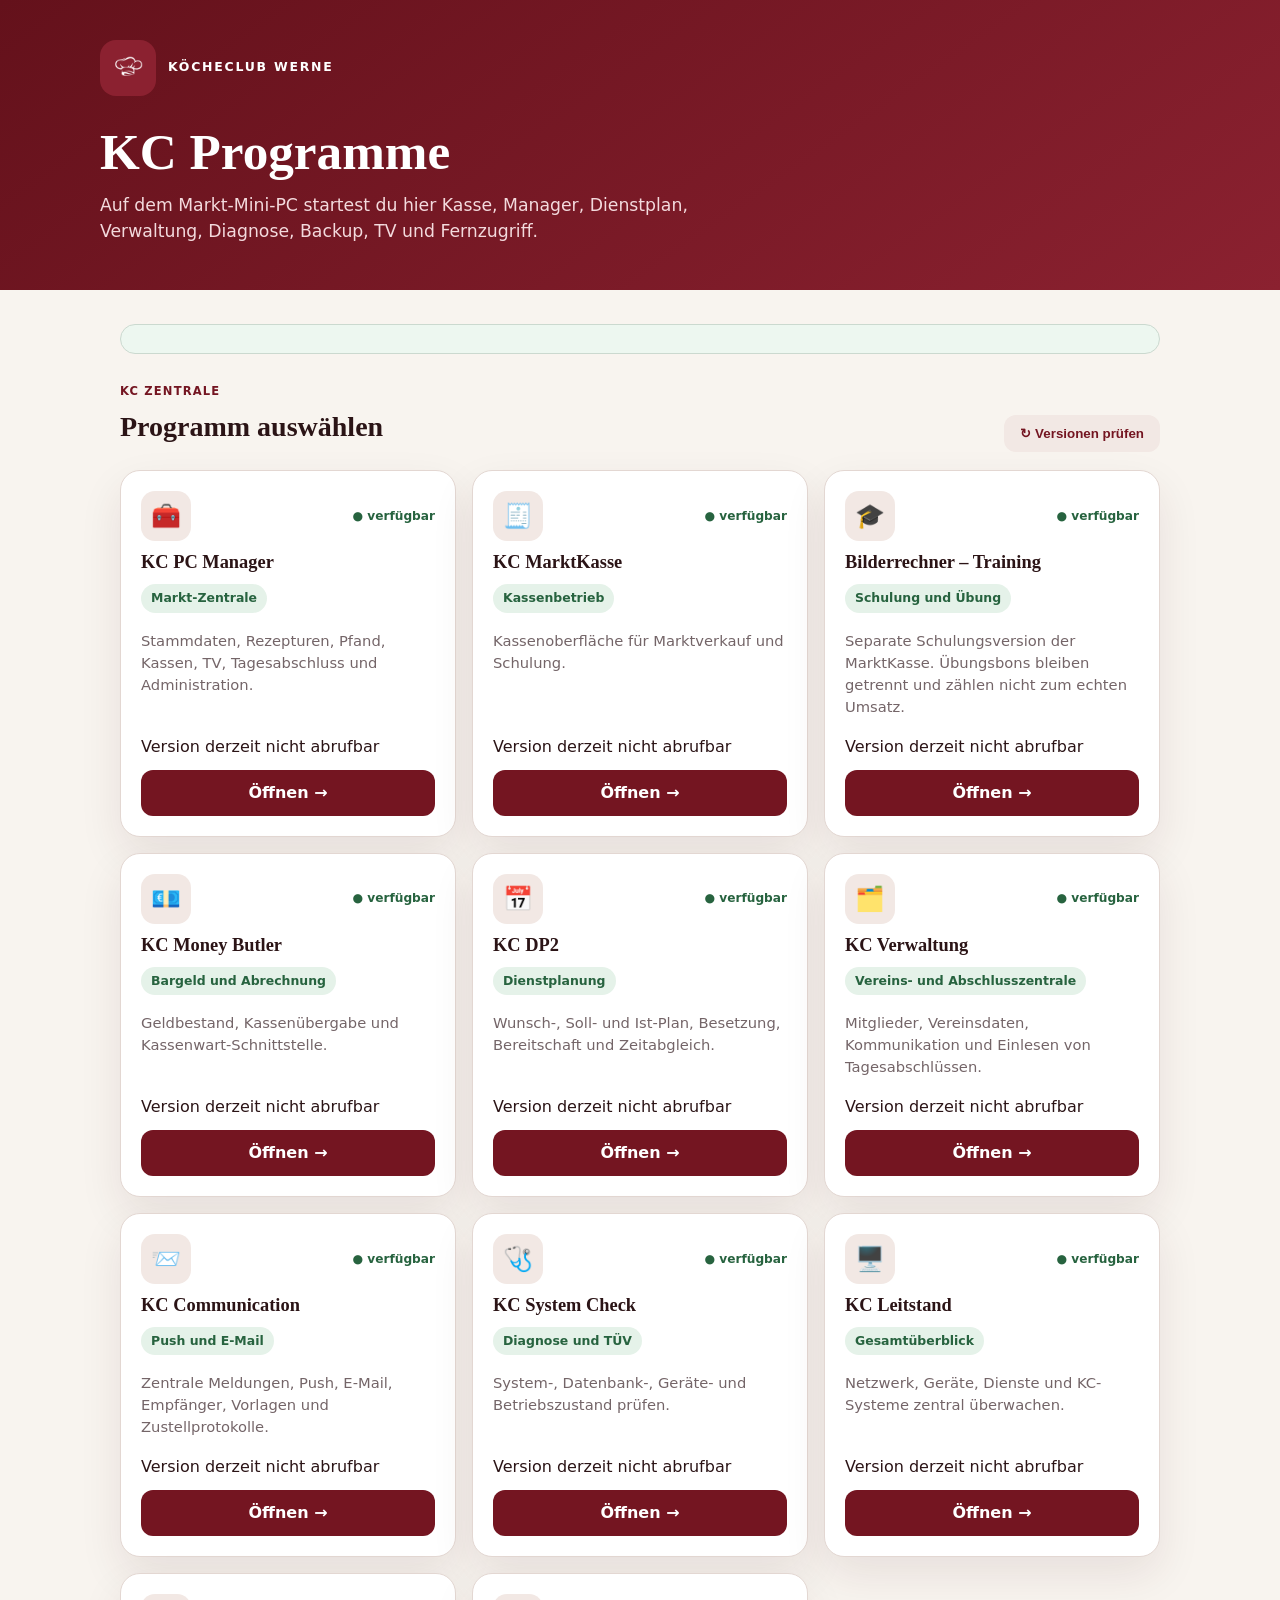
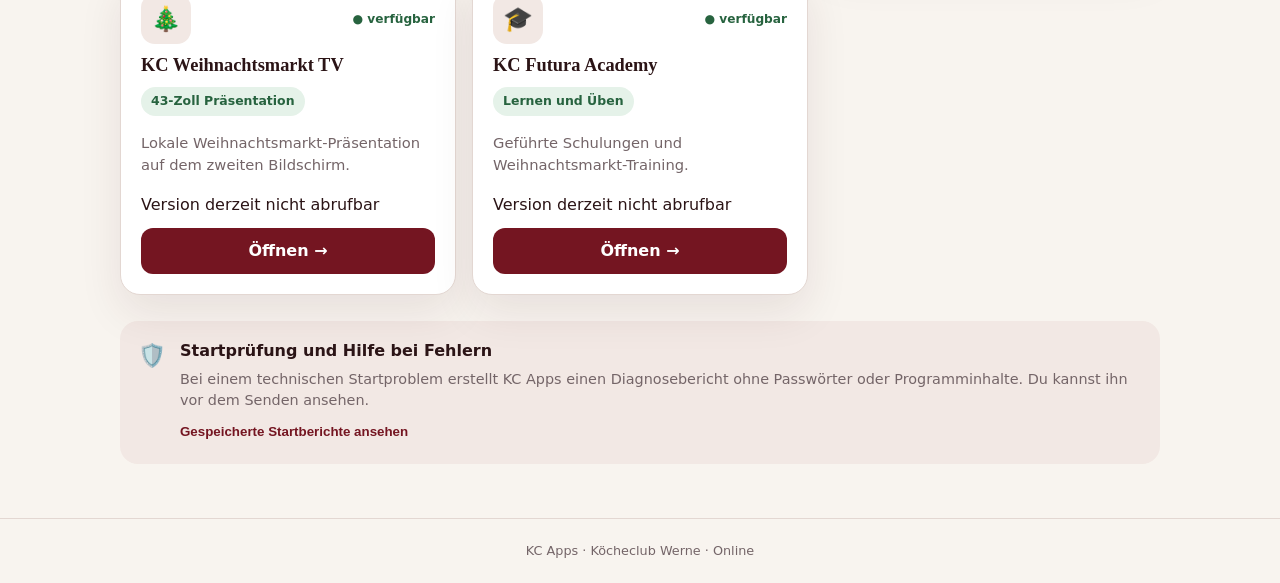
<file: index.html>
<!doctype html><html lang="de"><head><meta charset="utf-8"><meta name="viewport" content="width=device-width,initial-scale=1"><title>KC Programme</title><link rel="stylesheet" href="assets/styles.css"></head><body><header class="hero"><div class="brand"><img src="assets/kc-kochmuetze-weiss.webp" alt=""><span>KÖCHECLUB WERNE</span></div><h1>KC Programme</h1><p>Auf dem Markt-Mini-PC startest du hier Kasse, Manager, Dienstplan, Verwaltung, Diagnose, Backup, TV und Fernzugriff.</p></header><main class="wrap"><section id="mini-summary" class="mini-summary" hidden></section><div class="section-head"><div><span class="step">KC Zentrale</span><h2>Programm auswählen</h2></div><button class="quiet" id="refresh">↻ Versionen prüfen</button></div><div id="apps" class="apps">Programme werden geladen …</div><section class="info"><span>🛡️</span><div><strong>Startprüfung und Hilfe bei Fehlern</strong><p>Bei einem technischen Startproblem erstellt KC Apps einen Diagnosebericht ohne Passwörter oder Programminhalte. Du kannst ihn vor dem Senden ansehen.</p><button class="text-button" id="reports">Gespeicherte Startberichte ansehen</button></div></section></main><footer>KC Apps · Köcheclub Werne · <span id="online">Verbindung wird geprüft</span></footer><dialog id="report-dialog"><form method="dialog"><div class="dialog-head"><h2>Startberichte auf diesem Gerät</h2><button class="icon-button">×</button></div><div id="report-list"></div><button class="button secondary">Schließen</button></form></dialog><script src="assets/start-report.js"></script><script src="assets/app.js"></script></body></html>
</file>
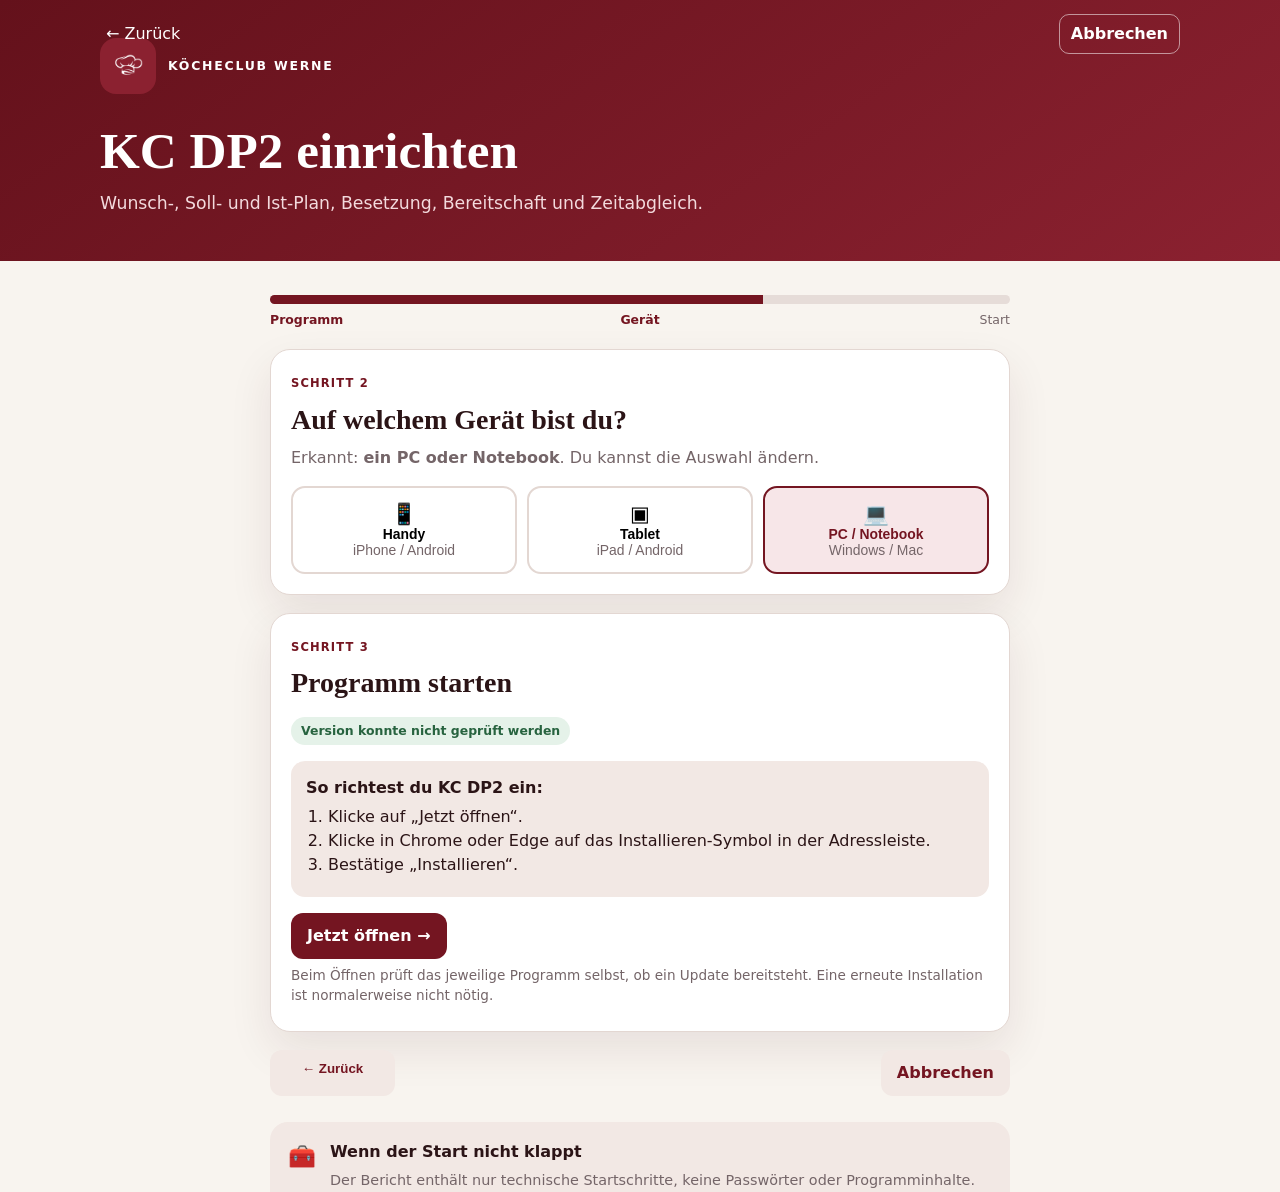
<file: dp2/index.html>
<!doctype html><html lang="de"><head><meta charset="utf-8"><meta http-equiv="refresh" content="0;url=../install/?app=dp2"><title>KC DP2</title></head><body><a href="../install/?app=dp2">KC DP2 einrichten</a></body></html>
</file>
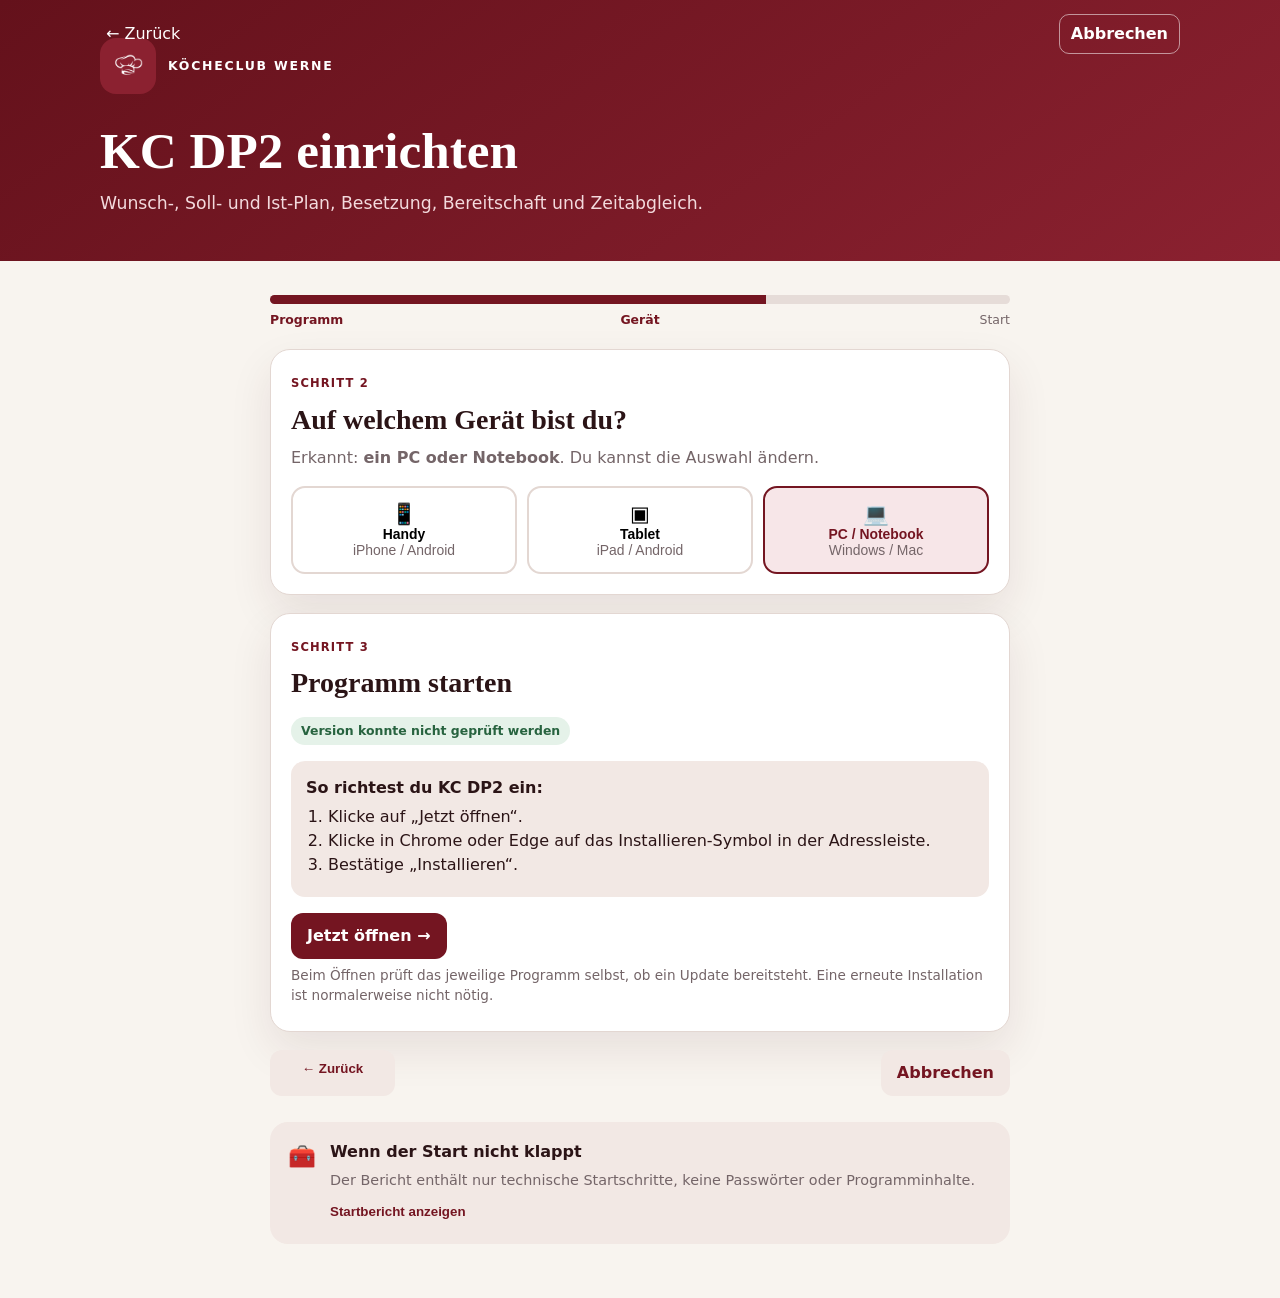
<file: install/index.html>
<!doctype html><html lang="de"><head><meta charset="utf-8"><meta name="viewport" content="width=device-width,initial-scale=1"><title>KC Programm einrichten</title><link rel="stylesheet" href="../assets/styles.css"></head><body><header class="hero compact"><nav class="header-nav" aria-label="Einrichtung verlassen"><button class="back nav-button" id="back-top" type="button">← Zurück</button><a class="back cancel-link" href="../">Abbrechen</a></nav><div class="brand"><img src="../assets/kc-kochmuetze-weiss.webp" alt=""><span>KÖCHECLUB WERNE</span></div><h1 id="title">Programm einrichten</h1><p id="description">Die Angaben werden geladen …</p></header><main class="wrap install-wrap"><div class="progress"><div id="progress-bar"></div></div><ol class="progress-labels"><li class="active">Programm</li><li>Gerät</li><li>Start</li></ol><section class="panel"><span class="step">Schritt 2</span><h2>Auf welchem Gerät bist du?</h2><p class="muted">Erkannt: <strong id="detected">dein Gerät</strong>. Du kannst die Auswahl ändern.</p><div class="devices"><button data-device="phone">📱<strong>Handy</strong><small>iPhone / Android</small></button><button data-device="tablet">▣<strong>Tablet</strong><small>iPad / Android</small></button><button data-device="desktop">💻<strong>PC / Notebook</strong><small>Windows / Mac</small></button></div></section><section class="panel"><span class="step">Schritt 3</span><h2>Programm starten</h2><div id="version" class="version">Version wird geprüft …</div><div id="instructions" class="instructions"></div><div class="actions"><a class="button" id="start">Jetzt öffnen →</a><a class="button secondary hidden" id="download">Datei herunterladen</a></div><p class="small">Beim Öffnen prüft das jeweilige Programm selbst, ob ein Update bereitsteht. Eine erneute Installation ist normalerweise nicht nötig.</p></section><nav class="exit-actions" aria-label="Navigation"><button class="button secondary" id="back-bottom" type="button">← Zurück</button><a class="button secondary" href="../">Abbrechen</a></nav><section class="info"><span>🧰</span><div><strong>Wenn der Start nicht klappt</strong><p>Der Bericht enthält nur technische Startschritte, keine Passwörter oder Programminhalte.</p><button class="text-button" id="make-report">Startbericht anzeigen</button></div></section></main><dialog id="report-dialog"><form method="dialog"><div class="dialog-head"><h2>Startbericht</h2><button class="icon-button">×</button></div><pre id="report-view"></pre><button class="button secondary">Schließen</button></form></dialog><script src="../assets/start-report.js"></script><script src="../assets/install.js"></script></body></html>
</file>
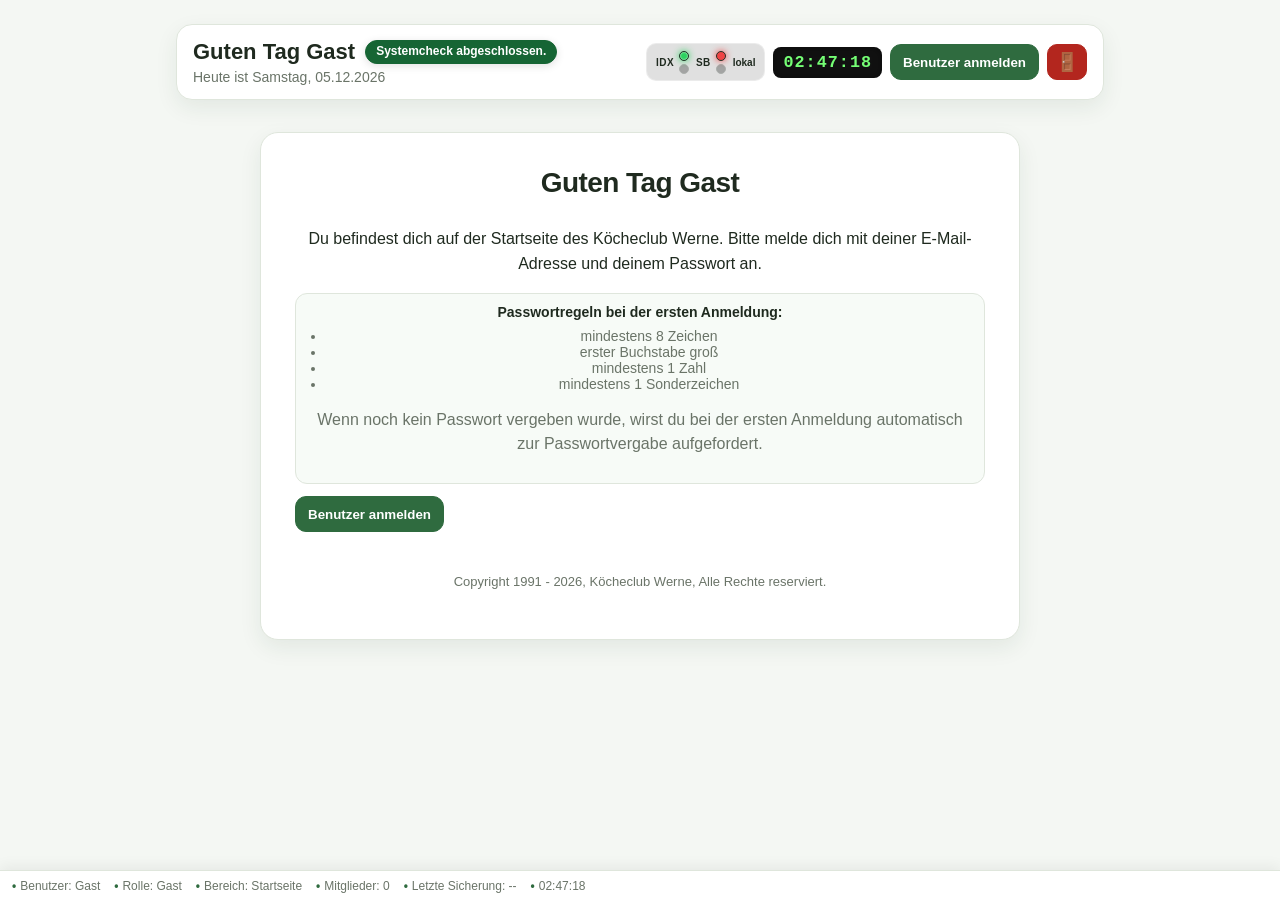
<file: verwaltung/index.html>
<!doctype html>
<html lang="de">
<head>
  <meta charset="utf-8">
  <meta name="viewport" content="width=device-width,initial-scale=1">
  <title>Köcheclub Verwaltung 1.0 – Version 54.7.11</title>
  <link rel="manifest" href="manifest.webmanifest">
  <link rel="icon" type="image/png" sizes="192x192" href="icons/verwaltung-192.png">
  <link rel="apple-touch-icon" href="icons/verwaltung-192.png">
  <link rel="stylesheet" href="css/style.css">
  <!-- Clean Master Vollmigration Test 31: Mitgliedsausweis-Auswahl und Vorschau lauffähig im Kern integriert. -->
  <link rel="stylesheet" href="css/25_kng473_consolidation.css">
  <link rel="stylesheet" href="css/50_admin_leitstand.css">
  <link rel="stylesheet" href="css/53_kng530_consolidation.css">
  <link rel="stylesheet" href="css/55_kng531b_admin_leitstand_pro_design.css">
  <link rel="stylesheet" href="css/58_kng540_admin_leitstand_pro_instruments.css">
  <link rel="stylesheet" href="css/59_kng541a_schaltzentrale_fix.css">
  <link rel="stylesheet" href="css/60_kng542_admin_leitstand_sync_layout.css">
  <link rel="stylesheet" href="css/63_kng544_schaltzentrale_final.css?v=54.7.0">
  <link rel="stylesheet" href="css/64_key_management.css">
  <link rel="stylesheet" href="css/65_startup_update.css">
  <link rel="stylesheet" href="css/67_data_connection.css?v=54.7.8">
  <link rel="stylesheet" href="css/91_market_data_dashboard.css?v=54.7.11">
</head>
<body>
  <div id="kngStartup" class="kng-startup" role="status" aria-live="polite" aria-label="KC-Verwaltung wird gestartet">
    <div class="kng-startup-card">
      <div class="kng-startup-brand">
        <img src="assets/kochmuetze-koecheclub.png" alt="Kochmütze des Köcheclubs Werne">
        <div><span>SINCE 1991</span><h1>Köcheclub Werne</h1><strong>KC-Verwaltung</strong></div>
      </div>
      <p class="kng-startup-subtitle">Der digitale Vereinsarbeitsplatz wird vorbereitet</p>
      <div class="kng-startup-progress" aria-hidden="true"><span id="kngStartupBar"></span></div>
      <p id="kngStartupStatus" class="kng-startup-status">Programmstart wird vorbereitet …</p>
      <p class="kng-startup-meta"><span id="kngStartupPercent">0 %</span><span id="kngStartupEta">ca. 3 Sek.</span></p>
    </div>
  </div>
  <aside class="sidebar">
    <div class="sidebar-controls">
      <button id="sidebarToggle" class="sidebar-control" type="button" title="Navigation ein-/ausklappen">⇔</button>
      <button id="sidebarPin" class="sidebar-control" type="button" title="Navigation anheften/lösen">📌</button>
    </div>
    <div class="brand">
      <div class="brand-icon" id="brandLogoBox"><span id="brandLogoFallback">🍽️</span></div>
      <div>
        <h1 id="brandClubName">Köcheclub</h1>
        <p id="brandSinceLine">seit 1991</p>
      </div>
    </div>

    <div class="session-box">
      <div class="session-main">
        <div>
          <strong id="sessionName">Gastmodus</strong>
          <small id="sessionRole">nicht angemeldet</small>
        </div>
        <span id="autoLogoutCountdown" class="auto-logout-countdown" title="Automatische Abmeldung">Auto: aus</span>
      </div>
    </div>

    <div class="quick-icons">
      <button data-view="dashboard" title="Dashboard">🏠</button>
      <button data-view="members" title="Mitglieder">👥</button>
      <button data-view="workwear" title="Dienstkleidung">🧥</button>
      <button data-view="orders" title="Einkauf / Bestellungen">🛒</button>
      <button data-view="activities" title="Aktivitäten / Ausflüge">🚌</button>
      <button data-view="donations" title="Finanzen / Spenden">💝</button>
      <button data-view="communication" title="Kommunikation">✉️</button>
      <button data-view="documents" title="Dokumentenmanagement">📁</button>
      <button data-action="inventoryOpen" title="Inventarverwaltung">📦</button>
      <button data-view="keys" title="Schlüsselverwaltung">🔑</button>
      <button data-view="systemCheck" title="Systemcheck">✅</button>
      <button data-view="protocol" title="Protokoll">📋</button>
      <button data-view="questionnaire" title="Mitglieder-Fragebogen">📝</button>
      <button data-action="logout" title="Logout">🚪</button>
    </div>

    <nav id="mainNav">
      <button class="nav active" data-view="dashboard">Dashboard</button>
      <button class="nav" data-view="secretariat">Büro-Design</button>
      <button id="membersMenuToggle" class="nav nav-parent nav-members-parent" type="button" aria-expanded="true"><span id="membersMenuSign">−</span> Mitglieder</button>
      <div id="membersSubmenu" class="submenu open-submenu members-submenu always-visible"><button class="nav nav-child" data-view="members">Mitgliederverwaltung</button><button class="nav nav-child" data-view="memberCards">Mitgliedsausweis</button><button class="nav nav-child" data-view="workwear">Dienstkleidung</button><button class="nav nav-child" data-view="communication">Kommunikation</button><button class="nav nav-child" data-view="questionnaire">Mitglieder-Fragebogen</button></div>
      <button id="shoppingMenuToggle" class="nav nav-parent nav-shopping-parent" type="button" aria-expanded="true"><span id="shoppingMenuSign">−</span> Einkauf</button>
      <div id="shoppingSubmenu" class="submenu open-submenu shopping-submenu always-visible"><button class="nav nav-child" data-view="orders">Bestellung</button></div>
      <button class="nav" data-view="activities">Aktivitäten / Ausflüge</button>
      <button class="nav" data-view="documents">Dokumentenmanagement</button>
      <button class="nav" data-view="keys">Schlüsselverwaltung</button>
      <button id="financeMenuToggle" class="nav nav-parent nav-finance-parent" type="button" aria-expanded="true"><span id="financeMenuSign">−</span> Finanzen</button>
      <div id="financeSubmenu" class="submenu open-submenu finance-submenu always-visible"><button class="nav nav-child nav-donation-child" data-view="donations">Spenden</button></div>
      <button class="nav nav-parent nav-archive-parent" type="button" aria-expanded="true"><span>−</span> Archiv</button>
      <div class="submenu open-submenu archive-submenu always-visible"><button class="nav nav-child nav-photoarchive-child" type="button" title="Vorbereitung für späteren Ausbau">Fotoarchiv</button></div>
      <div class="nav-spacer"></div>

      <button id="settingsMenuToggle" class="nav nav-parent" type="button" aria-expanded="false"><span id="settingsMenuSign">+</span> ⚙️</button>
      <div id="settingsSubmenu" class="submenu">
        <button class="nav nav-child" data-view="settings">− Stammdaten</button>
        <button class="nav nav-child" data-view="systemCheck">− Systemcheck</button>
        <button class="nav nav-child" data-view="backup">− Datensicherung</button>
        <button class="nav nav-child" data-view="protocol">− Protokoll</button>
        <button class="nav nav-child" data-view="users">− Benutzer / Rechte</button>
      </div>
    </nav>
  </aside>
  <div id="sidebarResizer" class="layout-resizer sidebar-resizer" title="Navigation breiter/schmaler ziehen" aria-hidden="true"></div>

  <main class="app">
    <header class="topbar">
      <div>
        <div class="greeting-row"><h2 id="greeting">Guten Tag</h2><div id="toastArea" class="toast-area"></div></div>
        <p id="todayLine">Heute ist --</p>
      </div>
      <div class="top-actions">
        <span id="clock" class="digital-clock">--:--:--</span>
        <label class="toggle-switch topbar-pinboard-switch" title="Pinnwand ein-/ausblenden"><input id="pinboardToggle" type="checkbox"><span class="switch-slider"></span><span id="pinboardSwitchLabel">Pinnwand</span></label>
        <button id="mailInboxBtn" class="mail-inbox-button hidden" type="button" title="Meine Nachrichten">✉️<span id="mailInboxBadge" class="mail-badge hidden">0</span></button>
        <button id="infoBtn" class="secondary">Info</button>
        <button id="printBtn" class="secondary">Drucken / PDF</button>
        <button id="loginBtn" class="primary">Benutzer anmelden</button>
        <button id="logoutBtn" class="danger logout-door-button hidden" title="Benutzer abmelden" aria-label="Benutzer abmelden">🚪</button>
      </div>
    </header>

    <section id="emptyDesktop" class="empty-desktop hidden" aria-live="polite">
      <div class="empty-chef-hat">👨‍🍳</div>
      <h2 id="emptyClubName">Köcheclub</h2>
      <p id="emptySinceLine">seit 1991</p>
    </section>

    <section id="guestHome" class="view active guest-start">
      <div class="panel guest-panel">
        <h3 id="guestGreetingTitle">Guten Tag Gast</h3>
        <p id="guestIntroText">Du befindest dich auf der Startseite des Köcheclub Werne. Bitte melde dich mit deiner E-Mail-Adresse und deinem Passwort an.</p>
        <div id="guestPasswordRules" class="password-rules-box"></div>
        <div class="button-row">
          <button id="guestLoginBtn" class="primary" type="button">Benutzer anmelden</button>
        </div>
        <p id="guestCopyright" class="copyright-line">Copyright 1991 - 2026, Köcheclub Werne, Alle Rechte reserviert.</p>
      </div>
    </section>

    <section id="dashboard" class="view">
      <h3>Dashboard</h3>
      <div class="tabs dashboard-tabs">
        <button class="tab active" data-dashboard-tab="dashboardClubStats">Clubstatistik</button>
        <button class="tab" data-dashboard-tab="dashboardFinanceStats">Finanzen</button>
        <button class="tab" data-dashboard-tab="dashboardMarketStats">Markt / Datenverkehr</button>
      </div>

      <div id="dashboardClubStats" class="dashboard-tab-panel active">
        <div class="dashboard-section-title">
          <h3>Systemübersicht</h3>
          <button id="toggleDashboardHeaderCards" class="ghost inline-title-button" type="button">Systemübersicht ausblenden</button>
        </div>
        <div id="dashboardHeaderCards" class="cards">
          <article class="card"><span>Angemeldet als</span><strong id="cardUser">Gast</strong></article>
          <article class="card"><span>Rolle</span><strong id="cardRole">Gast</strong></article>
          <article class="card"><span>Protokolleinträge</span><strong id="cardProtocol">0</strong></article>
          <article class="card"><span>Mitglieder</span><strong id="cardMembers">0</strong></article>
          <article class="card"><span>Systemstatus</span><strong id="cardSystem">OK</strong></article>
        </div>

        <div class="dashboard-section-title">
          <h3>Kennzahlen</h3>
          <button id="toggleDashboardCockpitCards" class="ghost inline-title-button" type="button">Kennzahlen ausblenden</button>
        </div>
        <div id="dashboardCockpitCards" class="cockpit-grid">
          <article class="mini-card"><span>Ø Alter</span><strong id="cockpitAverageAge">--</strong></article>
          <article class="mini-card"><span>Ø Mitgliedsdauer</span><strong id="cockpitAverageDuration">--</strong></article>
          <article class="mini-card"><span>Jüngstes Mitglied</span><strong id="cockpitYoungest">--</strong></article>
          <article class="mini-card"><span>Ältestes Mitglied</span><strong id="cockpitOldest">--</strong></article>
          <article class="mini-card"><span>Geburtstage im Monat</span><strong id="cockpitBirthdaysMonth">0</strong></article>
          <article class="mini-card"><span>Ehrenmitglieder</span><strong id="cockpitHonorary">0</strong></article>
        </div>

        <div class="panel collapsible-panel">
          <div class="table-headline">
            <h3>Altersstruktur Mitglieder</h3>
            <div class="inline-actions">
              <button id="toggleDashboardAgeNumbers" class="ghost inline-title-button" type="button">Zahlen ausblenden</button>
              <button id="toggleDashboardAgeChart" class="ghost inline-title-button" type="button">Diagramm ausblenden</button>
            </div>
          </div>
          <div id="dashboardAgeNumbers" class="age-number-grid"></div>
          <div id="dashboardAgeChart" class="age-chart"></div>
        </div>

        <div class="panel collapsible-panel">
          <div class="table-headline">
            <h3>Mitgliedsdauer</h3>
            <div class="inline-actions">
              <button id="toggleDashboardDurationNumbers" class="ghost inline-title-button" type="button">Zahlen ausblenden</button>
              <button id="toggleDashboardDurationChart" class="ghost inline-title-button" type="button">Diagramm ausblenden</button>
              <button id="toggleDashboardDurationTable" class="ghost inline-title-button" type="button">Tabelle ausblenden</button>
            </div>
          </div>
          <div id="dashboardDurationNumbers" class="age-number-grid"></div>
          <div id="dashboardDurationChart" class="age-chart"></div>
          <div id="dashboardDurationTableWrap" class="table-wrap compact-table">
            <table>
              <thead><tr><th>Jahre dabei</th><th>Mitglieder</th></tr></thead>
              <tbody id="dashboardDurationTable"></tbody>
            </table>
          </div>
        </div>

        <div class="panel collapsible-panel">
          <div class="table-headline">
            <h3>Geburtstage</h3>
            <button id="toggleDashboardBirthdays" class="ghost inline-title-button" type="button">Liste ausblenden</button>
          </div>
          <div id="dashboardBirthdaySummary" class="birthday-summary"></div>
          <div id="dashboardBirthdaysWrap" class="table-wrap compact-table">
            <table>
              <thead><tr><th>Mitglied</th><th>Geburtstag</th><th>Alter</th><th>Wann</th></tr></thead>
              <tbody id="dashboardBirthdaysTable"></tbody>
            </table>
          </div>
        </div>

        <div class="cockpit-two-column">
          <div class="panel">
            <div class="table-headline"><h3>Geschlecht / Anrede</h3><div class="inline-actions"><button id="toggleDashboardGenderChart" class="ghost inline-title-button" type="button">Diagramm ausblenden</button><button id="toggleDashboardGenderTable" class="ghost inline-title-button" type="button">Tabelle ausblenden</button></div></div>
            <div id="dashboardGenderChart" class="modern-chart mini-donut"></div>
            <div id="dashboardGenderTableWrap" class="table-wrap compact-table"><table><thead><tr><th>Gruppe</th><th>Anzahl</th></tr></thead><tbody id="dashboardGenderTable"></tbody></table></div>
          </div>
          <div class="panel">
            <div class="table-headline"><h3>Austritte / Status</h3><div class="inline-actions"><button id="toggleDashboardStatusChart" class="ghost inline-title-button" type="button">Diagramm ausblenden</button><button id="toggleDashboardStatusTable" class="ghost inline-title-button" type="button">Tabelle ausblenden</button></div></div>
            <div id="dashboardStatusChart" class="modern-chart mini-donut"></div>
            <div id="dashboardStatusTableWrap" class="table-wrap compact-table"><table><thead><tr><th>Kennzahl</th><th>Anzahl</th></tr></thead><tbody id="dashboardStatusTable"></tbody></table></div>
          </div>
        </div>

        <div class="panel collapsible-panel">
          <div class="table-headline">
            <h3>Berufe</h3>
            <div class="inline-actions">
              <button id="toggleDashboardProfessionStats" class="ghost inline-title-button" type="button">Liste ausblenden</button>
              <button id="toggleDashboardProfessionChart" class="ghost inline-title-button" type="button">Diagramm anzeigen</button>
            </div>
          </div>
          <div id="dashboardProfessionStatsWrap" class="table-wrap compact-table">
            <table>
              <thead><tr><th>Beruf</th><th>Mitglieder</th></tr></thead>
              <tbody id="dashboardProfessionTable"></tbody>
            </table>
          </div>
          <div id="dashboardProfessionChart" class="age-chart hidden"></div>
        </div>

        <div class="cockpit-two-column">
          <div class="panel">
            <div class="table-headline"><h3>Mitglieder nach Wohnort</h3><div class="inline-actions"><button id="toggleDashboardCityChart" class="ghost inline-title-button" type="button">Diagramm ausblenden</button><button id="toggleDashboardCityTable" class="ghost inline-title-button" type="button">Tabelle ausblenden</button></div></div>
            <p class="muted small" id="dashboardCityDistanceNote"></p>
            <div id="dashboardCityChart" class="modern-chart compact-modern-chart"></div>
            <div id="dashboardCityTableWrap" class="table-wrap compact-table"><table><thead><tr><th>Ort</th><th>Mitglieder</th><th>ca. Entfernung</th></tr></thead><tbody id="dashboardCityTable"></tbody></table></div>
          </div>
          <div class="panel">
            <div class="table-headline"><h3>Bereiche und Besetzung</h3><div class="inline-actions"><button id="toggleDashboardCommitteeChart" class="ghost inline-title-button" type="button">Diagramm ausblenden</button><button id="toggleDashboardCommitteeTable" class="ghost inline-title-button" type="button">Tabelle ausblenden</button></div></div>
            <div id="dashboardCommitteeChart" class="modern-chart mini-donut"></div>
            <div id="dashboardCommitteeTableWrap" class="table-wrap compact-table"><table><thead><tr><th>Bereich</th><th>Personen</th><th>Mitglieder</th></tr></thead><tbody id="dashboardCommitteeTable"></tbody></table></div>
          </div>
        </div>

        <div class="panel">
          <div class="table-headline"><h3>Mitgliederentwicklung der letzten Jahre</h3><div class="inline-actions"><button id="toggleDashboardGrowthChart" class="ghost inline-title-button" type="button">Diagramm ausblenden</button><button id="toggleDashboardGrowthTable" class="ghost inline-title-button" type="button">Tabelle ausblenden</button></div></div>
          <div id="dashboardGrowthChart" class="age-chart"></div>
          <div id="dashboardGrowthTableWrap" class="table-wrap compact-table"><table><thead><tr><th>Jahr</th><th>Zuwachs</th><th>Schwund</th><th>Saldo</th></tr></thead><tbody id="dashboardGrowthTable"></tbody></table></div>
        </div>
      </div>

      <div id="dashboardFinanceStats" class="dashboard-tab-panel">
        <div class="cards">
          <article class="card"><span>Kontostand</span><strong id="financeCardBalance">0,00 €</strong></article>
          <article class="card"><span>Einnahmen</span><strong id="financeCardIncome">0,00 €</strong></article>
          <article class="card"><span>Ausgaben</span><strong id="financeCardExpense">0,00 €</strong></article>
          <article class="card"><span>Jahresergebnis</span><strong id="financeCardResult">0,00 €</strong></article>
        </div>
        <div class="panel">
          <h3>Finanz-Grunddaten</h3>
          <p>Diese Übersicht ist als Grundlage vorbereitet. Die detaillierte Finanzverwaltung mit Buchungen, Kategorien, Belegen und Auswertungen bauen wir später weiter aus.</p>
          <div class="table-wrap compact-table">
            <table>
              <thead><tr><th>Kennzahl</th><th>Wert</th><th>Hinweis</th></tr></thead>
              <tbody id="dashboardFinanceTable"></tbody>
            </table>
          </div>
        </div>
        <div class="panel collapsible-panel">
          <div class="table-headline">
            <h3>Geleistete Spenden</h3>
            <div class="inline-actions">
              <button id="toggleDashboardDonationChart" class="ghost inline-title-button" type="button">Diagramm ausblenden</button>
              <button id="toggleDashboardDonationTable" class="ghost inline-title-button" type="button">Tabelle ausblenden</button>
            </div>
          </div>
          <div id="dashboardDonationChart" class="age-chart"></div>
          <div id="dashboardDonationTableWrap" class="table-wrap compact-table">
            <table>
              <thead><tr><th>Jahr</th><th>Spendenname</th><th>Betrag</th><th>Presse</th></tr></thead>
              <tbody id="dashboardDonationTable"></tbody>
            </table>
          </div>
        </div>
        <div class="panel collapsible-panel">
          <div class="table-headline">
            <h3>Dienstkleidung / Kosten</h3>
            <div class="inline-actions">
              <button id="toggleDashboardWorkwearCostChart" class="ghost inline-title-button" type="button">Diagramm ausblenden</button>
              <button id="toggleDashboardWorkwearCostTable" class="ghost inline-title-button" type="button">Tabelle ausblenden</button>
            </div>
          </div>
          <div id="dashboardWorkwearCostChart" class="age-chart"></div>
          <div id="dashboardWorkwearCostTableWrap" class="table-wrap compact-table">
            <table>
              <thead><tr><th>Mitglied</th><th>Artikel</th><th>Größe</th><th>Menge</th><th>Kosten</th><th>Letzte Ausgabe</th></tr></thead>
              <tbody id="dashboardWorkwearCostTable"></tbody>
            </table>
          </div>
        </div>
      </div>

      <div id="dashboardMarketStats" class="dashboard-tab-panel">
        <div class="panel">
          <div class="table-headline">
            <div><h3>Weihnachtsmarkt / Datenverkehr</h3><p class="muted small">Übergaben, Zählungen, Tagesabschlüsse und technischer Datenverkehr – ohne doppelte Finanzbuchung.</p></div>
            <div class="inline-actions"><button id="marketRefresh" class="secondary" type="button">Aktualisieren</button><button id="marketFilterReset" class="secondary" type="button">Filter zurücksetzen</button></div>
          </div>
          <div class="market-filter-grid">
            <label>Von<input id="marketFilterFrom" type="date" value="2026-12-04"></label>
            <label>Bis<input id="marketFilterTo" type="date" value="2026-12-13"></label>
            <label>Kasse<select id="marketFilterRegister"><option value="">Alle Kassen</option></select></label>
            <label>Vorgang<select id="marketFilterKind"><option value="">Alle Vorgänge</option><option value="transfer">Übergabe</option><option value="count">Zählung</option><option value="closing">Tagesabschluss</option><option value="flow">Datenverkehr</option></select></label>
            <label>Quelle<select id="marketFilterSource"><option value="">Alle Quellen</option></select></label>
            <label>Status<select id="marketFilterStatus"><option value="">Alle Status</option></select></label>
            <label>Erfassung<select id="marketFilterMode"><option value="">Zählen + Wiegen</option><option value="count">Gezählt</option><option value="weigh">Gewogen</option></select></label>
          </div>
          <div class="market-status-line"><span id="marketDashboardStatus" class="muted">Noch nicht geladen.</span></div>
        </div>

        <div class="panel collapsible-panel market-start-reset-panel">
          <div class="table-headline">
            <div>
              <h3>Marktstart 2026 vorbereiten</h3>
              <p class="muted small">Geschützter Reset ausschließlich für Geldübergaben, Zählungen/Nachzählungen und Tagesabschlüsse. Stammdaten, Benutzer, Artikel, Rezepte, Konten, technische Auditdaten und die zentrale Gewichtstabelle bleiben erhalten.</p>
            </div>
            <button class="ghost" type="button" data-market-toggle="marketStartResetBody" data-label="Marktstart-Reset">▼ Marktstart-Reset</button>
          </div>
          <div id="marketStartResetBody">
            <div class="market-reset-summary">
              <article><span>Geldübergaben</span><strong id="marketResetTransfers">–</strong><small>wird gelöscht</small></article>
              <article><span>Zählungen</span><strong id="marketResetCounts">–</strong><small>wird gelöscht</small></article>
              <article><span>Tagesabschlüsse</span><strong id="marketResetClosings">–</strong><small>wird gelöscht</small></article>
              <article class="protected"><span>Gewichtstabelle</span><strong id="marketResetSettings">–</strong><small>bleibt erhalten</small></article>
            </div>
            <div class="market-reset-protected">
              <strong>Geschützt:</strong>
              <span>Artikel/Stammdaten</span><span>Benutzer/Rollen</span><span>Rezepte/Konten</span><span>Gewichtstabellen</span><span>Audit-/Systemprotokolle</span>
            </div>
            <div class="market-reset-actions">
              <button id="marketStartPreview" class="secondary" type="button">1. Löschvorschau prüfen</button>
              <label>Bestätigung
                <input id="marketStartConfirm" autocomplete="off" placeholder="MARKTSTART 2026" aria-describedby="marketStartResetHelp">
              </label>
              <button id="marketStartExecute" class="danger" type="button" disabled>2. Marktstart-Reset ausführen</button>
            </div>
            <p id="marketStartResetHelp" class="hint small">Die Ausführung wird erst freigeschaltet, wenn die Vorschau geladen wurde und exakt <strong>MARKTSTART 2026</strong> eingegeben ist.</p>
            <div id="marketStartResetStatus" class="market-reset-status info">Noch keine Löschvorschau geladen.</div>
          </div>
        </div>

        <div class="cards market-card-grid">
          <article class="card"><span>Vorgänge</span><strong id="marketCardEvents">0</strong></article>
          <article class="card"><span>Geldübergaben</span><strong id="marketCardTransfer">0,00 €</strong></article>
          <article class="card"><span>Abschluss Soll</span><strong id="marketCardExpected">0,00 €</strong></article>
          <article class="card"><span>Abschluss Ist</span><strong id="marketCardActual">0,00 €</strong></article>
          <article class="card"><span>Differenz</span><strong id="marketCardDiff">0,00 €</strong></article>
          <article class="card"><span>Datenverkehr</span><strong id="marketCardTraffic">0 B</strong></article>
        </div>

        <div class="market-dashboard-grid">
          <div class="panel collapsible-panel"><div class="table-headline"><h3>Soll/Ist-Genauigkeit</h3><button class="ghost" type="button" data-market-toggle="marketAccuracyGauge" data-label="Rundinstrument">▼ Rundinstrument</button></div><div id="marketAccuracyGauge"></div></div>
          <div class="panel collapsible-panel"><div class="table-headline"><h3>Vorgangsarten</h3><button class="ghost" type="button" data-market-toggle="marketKindDonut" data-label="Ringdiagramm">▼ Ringdiagramm</button></div><div id="marketKindDonut"></div></div>
        </div>

        <div class="panel collapsible-panel"><div class="table-headline"><h3>Datenwege / Übergaben</h3><button class="ghost" type="button" data-market-toggle="marketRouteBars" data-label="Balken">▼ Balken</button></div><div id="marketRouteBars"></div></div>

        <div class="panel collapsible-panel"><div class="table-headline"><h3>Tägliche Abschluss-Istwerte</h3><button class="ghost" type="button" data-market-toggle="marketDailyColumns" data-label="Säulen">▼ Säulen</button></div><div id="marketDailyColumns"></div></div>

        <div class="market-dashboard-grid">
          <div class="panel collapsible-panel"><div class="table-headline"><h3>Verlauf der Abschluss-Istwerte</h3><button class="ghost" type="button" data-market-toggle="marketDailyLine" data-label="Linie">▼ Linie</button></div><div id="marketDailyLine"></div></div>
          <div class="panel collapsible-panel"><div class="table-headline"><h3>Kumulierte Abschluss-Istwerte</h3><button class="ghost" type="button" data-market-toggle="marketCumulativeArea" data-label="Fläche">▼ Fläche</button></div><div id="marketCumulativeArea"></div></div>
        </div>

        <div class="panel collapsible-panel"><div class="table-headline"><h3>Datenverkehr je Tag</h3><button class="ghost" type="button" data-market-toggle="marketTrafficBars" data-label="Balken">▼ Balken</button></div><div id="marketTrafficBars"></div></div>

        <div class="panel collapsible-panel">
          <div class="table-headline"><h3>Übergabe- und Datenverkehrsprotokoll</h3><button class="ghost" type="button" data-market-toggle="marketProtocolWrap" data-label="Protokoll">▼ Protokoll</button></div>
          <div id="marketProtocolWrap" class="table-wrap">
            <table class="market-protocol-table resizable-table" data-resize-key="marketProtocol">
              <thead><tr><th>Zeit</th><th>Geschäftstag</th><th>Vorgang</th><th>Kasse</th><th>Quelle</th><th>Ziel</th><th>Betrag</th><th>Status</th><th>Details</th></tr></thead>
              <tbody id="marketProtocolBody"><tr><td colspan="9" class="muted">Noch nicht geladen.</td></tr></tbody>
            </table>
          </div>
        </div>
      </div>
    </section>


    <section id="finance" class="view">
      <h3>Finanzen</h3>
      <div class="panel">
        <div class="table-headline"><h3>Investitionsplanung</h3><strong id="investmentPlanningTotal">0,00 €</strong></div>
        <p>Geplante Spenden und weitere Vorhaben. Durchgeführte Spenden werden automatisch aus dieser Planung entfernt und in die Finanzbuchhaltung übernommen.</p>
        <div class="table-wrap compact-table">
          <table>
            <thead><tr><th>Datum</th><th>Quelle</th><th>Beschreibung</th><th>Status</th><th>Betrag</th></tr></thead>
            <tbody id="investmentPlanningTable"></tbody>
          </table>
        </div>
        <div class="button-row"><button class="primary" type="button" data-view="donations">Spenden öffnen</button></div>
      </div>
    </section>

    <section id="donations" class="view">
      <h3>Finanzen – Spenden</h3>
      <div class="panel">
        <div class="tabs donations-tabs">
          <button class="tab active" data-donation-tab="donationFormTab">Spende erfassen</button>
          <button class="tab" data-donation-tab="donationListTab">Spendenliste</button>
        </div>

        <div id="donationFormTab" class="donation-tab-panel active">
          <div class="form-grid donations-grid">
            <label>Lfd. Nr.<input id="donationNo" class="small-number" readonly></label>
            <label>Datum<input id="donationDate" type="date"></label>
            <label>Spendenname<input id="donationName" placeholder="z. B. Unterstützung Jugendfeuerwehr"></label>
            <label>Spendenempfänger<input id="donationRecipient" placeholder="Empfänger"></label>
            <label>Spendenbetrag<input id="donationAmount" type="number" min="0" step="0.01" value="0"></label>
            <label>Beschlossen am<input id="donationDecidedAt" type="date"></label>
            <label>Art der Übergabe<select id="donationTransferType"></select></label>
            <label id="donationTransferRecipientLabel" class="hidden">Überweisen an<input id="donationTransferRecipient" placeholder="Name / Empfänger"></label>
            <label id="donationBankNameLabel" class="hidden">Bankname<input id="donationBankName" placeholder="Bank"></label>
            <label id="donationIbanLabel" class="hidden">IBAN<input id="donationIban" placeholder="DE..."></label>
            <label id="donationBicLabel" class="hidden">BIC<input id="donationBic" placeholder="BIC"></label>
            <label id="donationHandoverDateLabel" class="hidden">Übergabe Datum<input id="donationHandoverDate" type="date"></label>
            <label id="donationHandoverTimeLabel" class="hidden">Übergabe Uhrzeit<input id="donationHandoverTime" type="time"></label>
            <label id="donationHandoverPlaceLabel" class="hidden">Übergabeort<input id="donationHandoverPlace" placeholder="Ort der Übergabe"></label>
          </div>
          <div class="status-row donation-status-row">
            <label><input id="donationSuggested" type="checkbox"> Vorschlag</label>
            <label><input id="donationDone" type="checkbox"> durchgeführt</label>
            <label><input id="donationPress" type="checkbox"> Presse einladen</label>
          </div>
          <div id="donationPressDetails" class="form-grid donations-grid donation-press-details hidden">
            <label>Ansprechpartner Presse<input id="donationPressContact" placeholder="Name / Kontakt"></label>
            <label>Zeitung / Medium<input id="donationPressMedium" placeholder="z. B. Ruhr Nachrichten"></label>
            <label>Datum Pressemitteilung<input id="donationPressDate" type="date"></label>
            <label>Link zum Artikel<input id="donationPressLink" placeholder="https://..."></label>
          </div>
          <div id="donationPressStatus" class="status-row donation-status-row donation-press-details hidden">
            <label><input id="donationPressArticle" type="checkbox"> Artikel erschienen</label>
            <label><input id="donationPressPhoto" type="checkbox"> Foto vorhanden</label>
          </div>
          <label>Beschreibungstext zur Spende<textarea id="donationDescription" rows="4" placeholder="Kurze Beschreibung, Anlass, Zweck der Spende..."></textarea></label>
          <div class="button-row donation-actions">
            <button id="newDonation" type="button" class="secondary">Neu</button>
            <button id="saveDonation" type="button" class="primary">Speichern</button>
            <button id="deleteDonation" type="button" class="danger">Löschen</button>
            <button id="printDonationReceipt" type="button" class="secondary">Spendenquittung drucken</button>
            <button id="transferDonationFinance" type="button" class="secondary">Durchführung buchen → Finanzen</button>
          </div>
        </div>

        <div id="donationListTab" class="donation-tab-panel">
          <div class="filters donation-filters">
            <label>Datum von<input id="donationFilterFrom" type="date"></label>
            <label>Datum bis<input id="donationFilterTo" type="date"></label>
            <label>Name<input id="donationFilterName" placeholder="Suchen..."></label>
            <label>Empfänger<input id="donationFilterRecipient" placeholder="Suchen..."></label>
            <label>Status<select id="donationFilterStatus"><option value="">Alle</option><option value="suggested">Vorschlag</option><option value="done">durchgeführt</option></select></label>
            <button id="resetDonationFilters" class="secondary" type="button">Filter zurücksetzen</button>
          </div>
          <div class="table-wrap">
            <table class="data-table">
              <thead><tr><th>Lfd. Nr.</th><th>Datum</th><th>Spendenname</th><th>Empfänger</th><th>Betrag</th><th>Übergabe</th><th>Status</th><th>Presse</th><th>Medium</th></tr></thead>
              <tbody id="donationsTable"></tbody>
            </table>
          </div>
          <p class="hint small">Doppelklick auf eine Spende öffnet die Einzelheiten.</p>
        </div>
      </div>
    </section>

    <section id="members" class="view">
      <h3>Mitgliederverwaltung</h3>

      <div class="member-layout">
        <div class="panel">
          <div class="tabs">
            <button class="tab active" data-member-tab="memberBasic">Grunddaten</button>
            <button class="tab" data-member-tab="memberMore">Weitere Daten</button>
            <button class="tab" data-member-tab="memberClaims">Ansprüche</button>
            <button class="tab" data-member-tab="memberSkills">Fähigkeiten / Qualifikationen</button>
            <button class="tab" data-member-tab="memberWorkwear">Dienstkleidung</button>
            <button class="tab" data-member-tab="memberDocuments">Dokumente</button>
            <button class="tab" data-member-tab="memberHistory">Historie</button>
            <button class="tab" data-member-tab="memberPreferences">Voreinstellungen</button>
          </div>

          <form id="memberForm">
            <div id="memberBasic" class="member-tab active">
              <div class="form-grid">
                <label>Mitglieds-Nr.<input id="memberNo" readonly></label>
                <label>Anrede<select id="salutation"></select></label>
                <label>Titel<select id="title"></select></label>
                <label>Rufname<input id="preferredName"></label>
                <label class="required">Vorname / Rufvorname <span>*</span><input id="firstName" required></label>
                <label>Amtliche Vornamen (Ausweis)<input id="officialGivenNames"></label>
                <label class="required">Nachname <span>*</span><input id="lastName" required></label>
                <label>Geburtsdatum<input id="birthDate" type="date"></label>
                <label>Geburtsort<input id="birthPlace"></label>
                <label>Alter<input id="ageInfo" readonly></label>
                <label class="required">Eintritt <span>*</span><input id="joinedAt" type="date" required></label>
                <label>Zugehörigkeit<input id="memberYearsInfo" readonly></label>
                <label id="exitDateLabel" class="exit-field">Austritt<input id="exitDate" type="date"></label>
                <label id="exitReasonLabel" class="exit-field">Austrittsgrund<select id="exitReason"></select></label>
                <label>Straße<input id="street"></label>
                <label>PLZ<input id="postalCode"></label>
                <label>Ort<input id="city"></label>
                <label>Telefon<input id="phone"></label>
                <label>Mobil-Nr.<input id="mobile"></label>
                <label>Notfallkontakt<input id="emergencyContact"></label>
                <label>Notfall-Nr.<input id="emergencyPhone"></label>
                <label class="required">E-Mail <span>*</span><input id="email" type="email" required></label>
              </div>
            </div>

            <div id="memberMore" class="member-tab">
              <h4 id="activeMemberNameMore">Aktuelles Mitglied: --</h4>
              <div class="form-grid">
                <label>Mitgliedsart<select id="memberType"></select></label>
                <label>Funktion<select id="clubFunction"></select></label>
                <label>Besondere Qualifikation<select id="specialQualification"></select></label>
                <label>Besondere Qualifikation – Sonstige / Details<input id="specialQualificationOther" placeholder="z. B. Meister, Vorarbeiter, Ausbilder..."></label>
                <label>Beruf<select id="profession"></select></label>
                <label>Verfügbarkeit<select id="availability"></select></label>
                <label>Schichtpräferenz<select id="shiftPreference"></select></label>
                <label>Bevorzugter Einsatz<select id="preferredDeployment"></select></label>
                <label class="wide">Bereiche / Arbeitsgruppen<div id="committeeBox" class="checkbox-list member-area-checkboxes"></div></label>
                <label class="wide">Allergien / Hinweise<textarea id="allergies"></textarea></label>
                <label class="wide">Bemerkungen<textarea id="memberNotes"></textarea></label>
              </div>
            </div>

            <div id="memberClaims" class="member-tab">
              <h4 id="activeMemberNameClaims">Aktuelles Mitglied: --</h4>
              <div class="claims-toolbar">
                <p class="claim-hint"><strong>Hinweis:</strong> Bei 0 Monaten wird nichts geprüft. Sobald Monate eingetragen sind, muss der Anspruch bei späteren Planungen gegen die Clubzugehörigkeit geprüft werden.</p>
                <label class="claim-toggle-all"><input id="claimToggleAll" type="checkbox"> alle Ansprüche markieren / entmarkieren</label>
              </div>
              <div class="claims-table-wrap">
                <table class="claims-table">
                  <thead><tr><th>Nr.</th><th>Anspruch</th><th>Ja</th><th>Zugehörigkeit in Monaten</th></tr></thead>
                  <tbody>
                    <tr><td>1</td><td>Weihnachtsessen</td><td><input id="claimChristmasDinner" class="claim-check" type="checkbox"></td><td><input id="claimChristmasDinnerMonths" type="number" min="0" value="0"></td></tr>
                    <tr><td>2</td><td>Unkostenauszahlung</td><td><input id="claimExpensePayout" class="claim-check" type="checkbox"></td><td><input id="claimExpensePayoutMonths" type="number" min="0" value="0"></td></tr>
                    <tr><td>3</td><td>Fahrtkosten</td><td><input id="claimTravelReimbursement" class="claim-check" type="checkbox"></td><td><input id="claimTravelReimbursementMonths" type="number" min="0" value="0"></td></tr>
                    <tr><td>4</td><td>Gratifikation</td><td><input id="claimGratification" class="claim-check" type="checkbox"></td><td><input id="claimGratificationMonths" type="number" min="0" value="0"></td></tr>
                    <tr><td>5</td><td>Ausflüge</td><td><input id="claimTrips" class="claim-check" type="checkbox"></td><td><input id="claimTripsMonths" type="number" min="0" value="0"></td></tr>
                    <tr><td>6</td><td>Dienstkleidung</td><td><input id="claimWorkwear" class="claim-check" type="checkbox"></td><td><input id="claimWorkwearMonths" type="number" min="0" value="0"></td></tr>
                    <tr><td>7</td><td>Parkticket</td><td><input id="claimParkingTicket" class="claim-check" type="checkbox"></td><td><input id="claimParkingTicketMonths" type="number" min="0" value="0"></td></tr>
                    <tr><td>8</td><td>Parkticket Weihnachtsmarkt</td><td><input id="claimChristmasMarketParkingTicket" class="claim-check" type="checkbox"></td><td><div class="parking-fields"><input id="claimChristmasMarketParkingTicketMonths" type="number" min="0" value="0"><input id="christmasMarketCarPlate" placeholder="Kennzeichen Auto"></div></td></tr>
                  </tbody>
                </table>
              </div>

              <details class="claims-details membership-claims-overview">
                <summary>Mitgliederübersicht Clubzugehörigkeit</summary>
                <p class="claim-hint">Übersicht aller Mitglieder mit Status, Eintritt, Austritt und berechneter Clubzugehörigkeit in Tagen, Monaten und Jahren.</p>
                <div class="claims-table-wrap membership-overview-wrap">
                  <table class="claims-table membership-overview-table">
                    <thead><tr><th>Mitglieds-Nr.</th><th>Name</th><th>Vorname</th><th>Status</th><th>Eingetreten am</th><th>Ausgeschieden am</th><th>Tage</th><th>Monate</th><th>Jahre</th></tr></thead>
                    <tbody id="claimsMembershipOverviewBody"></tbody>
                  </table>
                </div>
              </details>
              <details class="claims-details" open>
                <summary>Bemerkung zu Ansprüchen</summary>
                <textarea id="claimNotes"></textarea>
              </details>
              <details class="claims-details">
                <summary>Clubvermögen bei Auflösung – Staffel nach Clubzugehörigkeit</summary>
                <p class="claim-hint">Die Prozentwerte können pro Mitglied angepasst werden. Angezeigt wird die Staffel bis 50 Jahre.</p>
                <div class="claims-table-wrap asset-scale-wrap">
                  <table class="claims-table asset-scale-table">
                    <thead><tr><th>Zugehörigkeit</th><th>Prozentanteil</th></tr></thead>
                    <tbody id="assetScaleBody"></tbody>
                  </table>
                </div>
              </details>
            </div>

            <div id="memberSkills" class="member-tab">
              <h4 id="activeMemberNameSkills">Aktuelles Mitglied: --</h4>
              <div class="skills-filter-box">
                <h4>Filter / Suche Fähigkeiten</h4>
                <div class="form-grid compact-skill-grid">
                  <label>Suchen<input id="skillSearch" list="skillSearchOptions" placeholder="Bitte auswählen oder eingeben..."><datalist id="skillSearchOptions"></datalist></label>
                  <label>Bereich<select id="skillFilterArea"><option value="">Alle Bereiche</option><option>Handwerk</option><option>EDV</option><option>Küche</option><option>Organisation</option><option>Führerscheine</option><option>Bescheinigungen</option></select></label>
                  <label>Erfahrungsstufe<select id="skillLevel"><option value="">Keine Angabe</option><option>Grundkenntnisse</option><option>Gut</option><option>Sehr gut</option><option>Experte</option></select></label>
                </div>
                <p class="hint small">Die Filter sind vorbereitet. Später können damit alle Mitglieder nach Fähigkeiten durchsucht werden.</p>
              </div>

              <div class="skills-grid">
                <fieldset><legend>Handwerk</legend>
                  <div class="skill-head"><span></span><span>Fähigkeit</span><span>Stufe</span></div>
                  <label class="skill-row" for="skillElectrician"><input id="skillElectrician" type="checkbox"><span>Elektriker</span><select id="skillElectricianLevel" aria-label="Erfahrungsstufe Elektriker"><option value="">--</option><option>Grundkenntnisse</option><option>Gut</option><option>Sehr gut</option><option>Experte</option></select></label>
                  <label class="skill-row" for="skillPlumber"><input id="skillPlumber" type="checkbox"><span>Installateur</span><select id="skillPlumberLevel" aria-label="Erfahrungsstufe Installateur"><option value="">--</option><option>Grundkenntnisse</option><option>Gut</option><option>Sehr gut</option><option>Experte</option></select></label>
                  <label class="skill-row" for="skillMetal"><input id="skillMetal" type="checkbox"><span>Schlosser</span><select id="skillMetalLevel" aria-label="Erfahrungsstufe Schlosser"><option value="">--</option><option>Grundkenntnisse</option><option>Gut</option><option>Sehr gut</option><option>Experte</option></select></label>
                  <label class="skill-row" for="skillCarpenter"><input id="skillCarpenter" type="checkbox"><span>Tischler</span><select id="skillCarpenterLevel" aria-label="Erfahrungsstufe Tischler"><option value="">--</option><option>Grundkenntnisse</option><option>Gut</option><option>Sehr gut</option><option>Experte</option></select></label>
                  <label class="skill-row" for="skillPainter"><input id="skillPainter" type="checkbox"><span>Maler</span><select id="skillPainterLevel" aria-label="Erfahrungsstufe Maler"><option value="">--</option><option>Grundkenntnisse</option><option>Gut</option><option>Sehr gut</option><option>Experte</option></select></label>
                  <label class="skill-row" for="skillGardener"><input id="skillGardener" type="checkbox"><span>Gärtner</span><select id="skillGardenerLevel" aria-label="Erfahrungsstufe Gärtner"><option value="">--</option><option>Grundkenntnisse</option><option>Gut</option><option>Sehr gut</option><option>Experte</option></select></label>
                </fieldset>
                <fieldset><legend>EDV</legend>
                  <div class="skill-head"><span></span><span>Fähigkeit</span><span>Stufe</span></div>
                  <label class="skill-row" for="skillPc"><input id="skillPc" type="checkbox"><span>PC-Kenntnisse</span><select id="skillPcLevel" aria-label="Erfahrungsstufe PC-Kenntnisse"><option value="">--</option><option>Grundkenntnisse</option><option>Gut</option><option>Sehr gut</option><option>Experte</option></select></label>
                  <label class="skill-row" for="skillExcel"><input id="skillExcel" type="checkbox"><span>Excel</span><select id="skillExcelLevel" aria-label="Erfahrungsstufe Excel"><option value="">--</option><option>Grundkenntnisse</option><option>Gut</option><option>Sehr gut</option><option>Experte</option></select></label>
                  <label class="skill-row" for="skillWord"><input id="skillWord" type="checkbox"><span>Word</span><select id="skillWordLevel" aria-label="Erfahrungsstufe Word"><option value="">--</option><option>Grundkenntnisse</option><option>Gut</option><option>Sehr gut</option><option>Experte</option></select></label>
                  <label class="skill-row" for="skillInternet"><input id="skillInternet" type="checkbox"><span>Internet</span><select id="skillInternetLevel" aria-label="Erfahrungsstufe Internet"><option value="">--</option><option>Grundkenntnisse</option><option>Gut</option><option>Sehr gut</option><option>Experte</option></select></label>
                  <label class="skill-row" for="skillPrinter"><input id="skillPrinter" type="checkbox"><span>Drucker</span><select id="skillPrinterLevel" aria-label="Erfahrungsstufe Drucker"><option value="">--</option><option>Grundkenntnisse</option><option>Gut</option><option>Sehr gut</option><option>Experte</option></select></label>
                  <label class="skill-row" for="skillProgramming"><input id="skillProgramming" type="checkbox"><span>Programmierung</span><select id="skillProgrammingLevel" aria-label="Erfahrungsstufe Programmierung"><option value="">--</option><option>Grundkenntnisse</option><option>Gut</option><option>Sehr gut</option><option>Experte</option></select></label>
                </fieldset>
                <fieldset><legend>Küche</legend>
                  <div class="skill-head"><span></span><span>Fähigkeit</span><span>Stufe</span></div>
                  <label class="skill-row" for="skillGrill"><input id="skillGrill" type="checkbox"><span>Grillmeister</span><select id="skillGrillLevel" aria-label="Erfahrungsstufe Grillmeister"><option value="">--</option><option>Grundkenntnisse</option><option>Gut</option><option>Sehr gut</option><option>Experte</option></select></label>
                  <label class="skill-row" for="skillSoup"><input id="skillSoup" type="checkbox"><span>Suppenküche</span><select id="skillSoupLevel" aria-label="Erfahrungsstufe Suppenküche"><option value="">--</option><option>Grundkenntnisse</option><option>Gut</option><option>Sehr gut</option><option>Experte</option></select></label>
                  <label class="skill-row" for="skillFryer"><input id="skillFryer" type="checkbox"><span>Fritteuse</span><select id="skillFryerLevel" aria-label="Erfahrungsstufe Fritteuse"><option value="">--</option><option>Grundkenntnisse</option><option>Gut</option><option>Sehr gut</option><option>Experte</option></select></label>
                  <label class="skill-row" for="skillDrinks"><input id="skillDrinks" type="checkbox"><span>Getränke</span><select id="skillDrinksLevel" aria-label="Erfahrungsstufe Getränke"><option value="">--</option><option>Grundkenntnisse</option><option>Gut</option><option>Sehr gut</option><option>Experte</option></select></label>
                  <label class="skill-row" for="skillHygiene"><input id="skillHygiene" type="checkbox"><span>Hygiene</span><select id="skillHygieneLevel" aria-label="Erfahrungsstufe Hygiene"><option value="">--</option><option>Grundkenntnisse</option><option>Gut</option><option>Sehr gut</option><option>Experte</option></select></label>
                  <label class="skill-row" for="skillHaccp"><input id="skillHaccp" type="checkbox"><span>HACCP</span><select id="skillHaccpLevel" aria-label="Erfahrungsstufe HACCP"><option value="">--</option><option>Grundkenntnisse</option><option>Gut</option><option>Sehr gut</option><option>Experte</option></select></label>
                </fieldset>
                <fieldset><legend>Organisation</legend>
                  <div class="skill-head"><span></span><span>Fähigkeit</span><span>Stufe</span></div>
                  <label class="skill-row" for="skillShopping"><input id="skillShopping" type="checkbox"><span>Einkauf</span><select id="skillShoppingLevel" aria-label="Erfahrungsstufe Einkauf"><option value="">--</option><option>Grundkenntnisse</option><option>Gut</option><option>Sehr gut</option><option>Experte</option></select></label>
                  <label class="skill-row" for="skillLogistics"><input id="skillLogistics" type="checkbox"><span>Logistik</span><select id="skillLogisticsLevel" aria-label="Erfahrungsstufe Logistik"><option value="">--</option><option>Grundkenntnisse</option><option>Gut</option><option>Sehr gut</option><option>Experte</option></select></label>
                  <label class="skill-row" for="skillDecoration"><input id="skillDecoration" type="checkbox"><span>Dekoration</span><select id="skillDecorationLevel" aria-label="Erfahrungsstufe Dekoration"><option value="">--</option><option>Grundkenntnisse</option><option>Gut</option><option>Sehr gut</option><option>Experte</option></select></label>
                  <label class="skill-row" for="skillEvents"><input id="skillEvents" type="checkbox"><span>Veranstaltungsplanung</span><select id="skillEventsLevel" aria-label="Erfahrungsstufe Veranstaltungsplanung"><option value="">--</option><option>Grundkenntnisse</option><option>Gut</option><option>Sehr gut</option><option>Experte</option></select></label>
                  <label class="skill-row" for="skillCash"><input id="skillCash" type="checkbox"><span>Kassenführung</span><select id="skillCashLevel" aria-label="Erfahrungsstufe Kassenführung"><option value="">--</option><option>Grundkenntnisse</option><option>Gut</option><option>Sehr gut</option><option>Experte</option></select></label>
                </fieldset>
                <fieldset><legend>Führerscheine</legend>
                  <div class="skill-head"><span></span><span>Fähigkeit</span><span>Stufe</span></div>
                  <label class="skill-row" for="skillCarLicense"><input id="skillCarLicense" type="checkbox"><span>PKW</span><select id="skillCarLicenseLevel" aria-label="Erfahrungsstufe PKW"><option value="">--</option><option>Grundkenntnisse</option><option>Gut</option><option>Sehr gut</option><option>Experte</option></select></label>
                  <label class="skill-row" for="skillTrailer"><input id="skillTrailer" type="checkbox"><span>Anhänger</span><select id="skillTrailerLevel" aria-label="Erfahrungsstufe Anhänger"><option value="">--</option><option>Grundkenntnisse</option><option>Gut</option><option>Sehr gut</option><option>Experte</option></select></label>
                  <label class="skill-row" for="skillTruck"><input id="skillTruck" type="checkbox"><span>LKW</span><select id="skillTruckLevel" aria-label="Erfahrungsstufe LKW"><option value="">--</option><option>Grundkenntnisse</option><option>Gut</option><option>Sehr gut</option><option>Experte</option></select></label>
                  <label class="skill-row" for="skillForklift"><input id="skillForklift" type="checkbox"><span>Staplerschein</span><select id="skillForkliftLevel" aria-label="Erfahrungsstufe Staplerschein"><option value="">--</option><option>Grundkenntnisse</option><option>Gut</option><option>Sehr gut</option><option>Experte</option></select></label>
                </fieldset>
                <fieldset><legend>Bescheinigungen</legend>
                  <div class="skill-head"><span></span><span>Fähigkeit</span><span>Stufe</span></div>
                  <label class="skill-row" for="skillFirstAid"><input id="skillFirstAid" type="checkbox"><span>Erste Hilfe</span><select id="skillFirstAidLevel" aria-label="Erfahrungsstufe Erste Hilfe"><option value="">--</option><option>Grundkenntnisse</option><option>Gut</option><option>Sehr gut</option><option>Experte</option></select></label>
                  <label class="skill-row" for="skillHealthCertificate"><input id="skillHealthCertificate" type="checkbox"><span>Gesundheitszeugnis</span><select id="skillHealthCertificateLevel" aria-label="Erfahrungsstufe Gesundheitszeugnis"><option value="">--</option><option>Grundkenntnisse</option><option>Gut</option><option>Sehr gut</option><option>Experte</option></select></label>
                  <label class="skill-row" for="skillHygieneTraining"><input id="skillHygieneTraining" type="checkbox"><span>Hygieneschulung</span><select id="skillHygieneTrainingLevel" aria-label="Erfahrungsstufe Hygieneschulung"><option value="">--</option><option>Grundkenntnisse</option><option>Gut</option><option>Sehr gut</option><option>Experte</option></select></label>
                  <label class="skill-row" for="skillFireSafety"><input id="skillFireSafety" type="checkbox"><span>Brandschutzhelfer</span><select id="skillFireSafetyLevel" aria-label="Erfahrungsstufe Brandschutzhelfer"><option value="">--</option><option>Grundkenntnisse</option><option>Gut</option><option>Sehr gut</option><option>Experte</option></select></label>
                </fieldset>
              </div>
              <label class="wide skill-notes-label">Besondere Fähigkeiten / Freitext<textarea id="skillNotes" placeholder="z. B. langjährige Erfahrung im Elektrobereich, EDV-affin, kennt sich mit Netzwerken aus..."></textarea></label>
            </div>

            <div id="memberWorkwear" class="member-tab">
              <h4 id="activeMemberNameWorkwear">Aktuelles Mitglied: --</h4>
              <div class="form-grid">
                <label>Jackengröße<input id="memberJacketSize" placeholder="z. B. 54 / XL"></label>
                <label>Polo-Größe<input id="memberPoloSize" placeholder="z. B. L / XL"></label>
                <label>Hosengröße<input id="memberPantsSize" placeholder="z. B. 52"></label>
                <label>Schuhgröße<input id="memberShoeSize" placeholder="z. B. 43"></label>
                <label>Anspruch Dienstkleidung<select id="memberWorkwearClaim"><option value="yes">Ja</option><option value="no">Nein</option></select></label>
                <label>Anspruch ab Monaten<input id="memberWorkwearMonths" type="number" min="0" value="0"></label>
              </div>
              <h4>Ausgabehistorie dieser Person</h4>
              <p class="hint small">Hier wird angezeigt, wann dieses Mitglied welche Dienstkleidung in welcher Menge erhalten hat.</p>
              <div class="table-wrap compact-table">
                <table>
                  <thead><tr><th>Datum</th><th>Artikel</th><th>Größe</th><th>Menge</th><th>Wert</th><th>Ausgegeben durch</th><th>Bemerkung</th></tr></thead>
                  <tbody id="memberWorkwearIssueTable"></tbody>
                </table>
              </div>
            </div>

            <div id="memberDocuments" class="member-tab">
              <h4 id="activeMemberNameDocuments">Aktuelles Mitglied: --</h4>
              <p class="hint small">Dokumente zum Mitglied. Dateiablage ist für die spätere Dokumentenverwaltung vorbereitet.</p>
              <div class="table-wrap compact-table"><table><thead><tr><th>Datum</th><th>Dokument</th><th>Art</th><th>Bemerkung</th></tr></thead><tbody id="memberDocumentsTable"><tr><td colspan="4" class="muted">Noch keine Dokumente hinterlegt.</td></tr></tbody></table></div>
              <div class="button-row"><button id="memberAddDocument" type="button" class="secondary">Dokument hinzufügen</button><button id="memberLinkDocument" type="button" class="secondary">Bestehendes zuordnen</button><button id="memberPrintDocuments" type="button" class="secondary">Drucken</button></div>
            </div>

            <div id="memberHistory" class="member-tab">
              <h4 id="activeMemberNameHistory">Aktuelles Mitglied: --</h4>
              <p class="hint small">Historie aller relevanten Änderungen und Ereignisse dieses Mitglieds.</p>
              <div class="table-wrap compact-table"><table><thead><tr><th>Datum</th><th>Bereich</th><th>Eintrag</th><th>Benutzer</th></tr></thead><tbody id="memberHistoryTable"><tr><td colspan="4" class="muted">Noch keine Historie vorhanden.</td></tr></tbody></table></div>
            </div>

            <div class="button-row member-action-row">
              <button id="newMember" type="button" class="secondary">Neu</button>
              <button id="saveMember" type="submit" class="primary">Speichern</button>
              <button id="deleteMember" type="button" class="danger admin-only">Löschen</button>
              <button id="printMember" type="button" class="secondary">Drucken/PDF</button>
              <button id="firstMember" type="button" class="secondary member-nav-icon" title="Erstes Mitglied" aria-label="Erstes Mitglied">⏮</button>
              <button id="prevMember" type="button" class="secondary member-nav-icon" title="Vorheriges Mitglied" aria-label="Vorheriges Mitglied">◀</button>
              <button id="nextMember" type="button" class="secondary member-nav-icon" title="Nächstes Mitglied" aria-label="Nächstes Mitglied">▶</button>
              <button id="lastMember" type="button" class="secondary member-nav-icon" title="Letztes Mitglied" aria-label="Letztes Mitglied">⏭</button>
            </div>
          </form>
        </div>
        <div id="memberSearchResizer" class="layout-resizer member-search-resizer" title="Datenbereich/Suchmaske verschieben" aria-hidden="true"></div>
        <aside class="member-list panel">
          <div class="list-head member-list-head-tools">
            <div class="member-list-title-row clean-search-title">
              <span id="memberSearchCounter" class="search-result-counter">0/0</span>
              <h4>Mitglieder</h4>
            </div>
            <div class="member-bulk-icons clean-search-icons" aria-label="Mitglieder-Aktionen">
              <button id="memberPrintSelected" class="icon-button" type="button" title="Ausgewählte Mitglieder drucken">🖨️</button>
              <button id="memberEmailSelected" class="icon-button" type="button" title="E-Mail an ausgewählte Mitglieder">✉️</button>
              <button id="memberPhoneSelected" class="icon-button" type="button" title="Telefonnummern anzeigen">☎️</button>
              <button id="memberAddressSelected" class="icon-button" type="button" title="Adressen anzeigen">🏠</button>
              <button id="memberCommSelected" class="icon-button" type="button" title="Kommunikationsmodul öffnen">✉️</button>
              <button id="memberSearchPin" class="icon-button member-search-pin" type="button" title="Suchmaske anheften">📍</button>
            </div>
            <button id="memberSearchToggle" class="icon-button member-search-toggle" type="button" title="Suchmaske ein-/ausklappen">⇔</button>
            <div class="search-clear-wrap clean-search-input"><input id="memberSearch" placeholder="Suchen..."><button id="clearMemberSearch" class="search-clear hidden" type="button" title="Suche löschen">×</button></div>
          </div>
          <label class="member-select-all-row clean-select-all"><input id="memberSelectAllVisible" type="checkbox"> <span>Alle / Keinen</span></label>
          <table id="memberSearchTable" class="resizable-table" data-resize-key="membersSearch">
            <thead><tr>
              <th class="member-select-col">✓</th>
              <th><button type="button" class="table-sort-button" data-member-sort="memberNo">Nr. <span class="sort-indicator">↕</span></button></th>
              <th><button type="button" class="table-sort-button" data-member-sort="name">Name <span class="sort-indicator">↕</span></button></th>
              <th><button type="button" class="table-sort-button" data-member-sort="status">Status <span class="sort-indicator">↕</span></button></th>
              <th class="member-extra member-extra-medium"><button type="button" class="table-sort-button" data-member-sort="city">Ort <span class="sort-indicator">↕</span></button></th>
              <th class="member-extra member-extra-wide"><button type="button" class="table-sort-button" data-member-sort="profession">Beruf <span class="sort-indicator">↕</span></button></th>
              <th class="member-extra member-extra-wide"><button type="button" class="table-sort-button" data-member-sort="contact">Kontakt <span class="sort-indicator">↕</span></button></th>
              <th class="member-extra member-extra-wide"><button type="button" class="table-sort-button" data-member-sort="joinedAt">Eintritt <span class="sort-indicator">↕</span></button></th>
            </tr></thead>
            <tbody id="membersTable"></tbody>
          </table>
          <div class="member-search-legend" aria-label="Legende Mitgliedersuche">
            <div><span class="legend-dot legend-active"></span> Aktiv</div>
            <div><span class="legend-dot legend-passive"></span> Passiv</div>
            <div><span class="legend-dot legend-honorary"></span> Ehrenmitglied</div>
            <div><span class="legend-dot legend-exited"></span> Ausgeschieden</div>
            <div><span class="legend-dot legend-guest"></span> Gast (kein Mitglied)</div>
            <div><span class="legend-dot legend-temp"></span> Aushilfe (kein Mitglied)</div>
            <div><span class="legend-dot legend-missing"></span> Daten prüfen</div>
          </div>
        </aside>


      </div>
    </section>




    <section id="workwear" class="view">
      <div class="view-header">
        <div>
          <h3>Mitglieder – Dienstkleidung</h3>
          <p>Konfektionsgrößen, Anspruch, Ausgaben, Empfangsquittungen und Bestellungen.</p>
        </div>
        <div class="button-row">
          <button id="workwearPrint" class="secondary" type="button">🖨️ Liste drucken</button>
          <button id="workwearReceipt" class="secondary" type="button">Empfangsquittung</button>
          <button id="workwearNewOrder" class="primary" type="button">Neue Bestellung</button>
        </div>
      </div>

      <div class="tab-row">
        <button class="tab active" data-workwear-tab="workwearOverviewTab">Übersicht</button>
        <button class="tab" data-workwear-tab="workwearIssuesTab">Ausgaben</button>
        <button class="tab" data-workwear-tab="workwearOrdersTab">Bestellungen</button>
        <button class="tab" data-workwear-tab="workwearArticlesTab">Artikel / Preise</button>
      </div>

      <div id="workwearOverviewTab" class="workwear-tab active">
        <div class="filter-grid compact-filter-grid">
          <label>Suchen<input id="workwearSearch" placeholder="Name, Nr., Ort"></label>
          <label>Jacke<select id="filterJacketSize"></select></label>
          <label>Polo<select id="filterPoloSize"></select></label>
          <label>Hose<select id="filterPantsSize"></select></label>
          <label>Schuhe<select id="filterShoeSize"></select></label>
          <label>Anspruch<select id="filterWorkwearClaim"><option value="">Alle</option><option value="yes">Anspruch</option><option value="no">kein Anspruch</option></select></label>
        </div>
        <div class="button-row">
          <button id="workwearSelectAll" class="secondary" type="button">Alle auswählen</button>
          <button id="workwearSelectNone" class="secondary" type="button">Keinen</button>
          <button id="workwearSaveSizes" class="primary" type="button">Größen speichern</button>
        </div>
        <div class="table-wrap compact-table workwear-table-wrap">
          <table id="workwearTable">
            <thead><tr><th>☑</th><th>Nr.</th><th>Name</th><th>Status</th><th>Eintritt</th><th>Zugehörigkeit</th><th>Jacke</th><th>Polo</th><th>Hose</th><th>Schuhe</th><th>Anspruch</th><th>Letzte Ausgabe</th></tr></thead>
            <tbody id="workwearTableBody"></tbody>
          </table>
        </div>
      </div>

      <div id="workwearIssuesTab" class="workwear-tab">
        <div class="view-subheader"><h4>Ausgabehistorie</h4><button id="workwearNewIssue" class="primary" type="button">Neue Ausgabe</button></div>
        <div class="form-grid">
          <label>Datum<input id="issueDate" type="date"></label>
          <label>Artikel<select id="issueArticle"></select></label>
          <label>Größe<input id="issueSize" placeholder="z. B. 52, XL, 43"></label>
          <label>Menge<input id="issueQty" type="number" min="1" value="1"></label>
          <label>Empfänger<select id="issueMember"></select></label>
          <label>Empfang bestätigt<select id="issueConfirmed"><option value="no">Nein</option><option value="paper">Papier</option><option value="digital">Digital</option></select></label>
        </div>
        <div class="button-row"><button id="saveWorkwearIssue" class="primary" type="button">Ausgabe speichern</button><button id="printWorkwearReceipt2" class="secondary" type="button">Empfangsquittung drucken</button></div>
        <div class="table-wrap compact-table"><table><thead><tr><th>Datum</th><th>Mitglied</th><th>Artikel</th><th>Größe</th><th>Menge</th><th>Wert</th><th>Bestätigung</th></tr></thead><tbody id="workwearIssueTable"></tbody></table></div>
      </div>

      <div id="workwearOrdersTab" class="workwear-tab">
        <div class="form-grid">
          <label>Lieferant<select id="orderSupplier"></select></label>
          <label>Bestellungstyp<select id="orderType"><option>Dienstkleidung</option><option>Lebensmittel</option><option>Getränke</option><option>Inventar</option><option>Hygiene</option><option>Sonstiges</option></select></label>
          <label>Status<select id="orderStatus"><option>Planung</option><option>Bestellt</option><option>Geliefert</option></select></label>
          <label>Bemerkung<input id="orderNote" placeholder="z. B. Sammelbestellung"></label>
        </div>
        <div class="button-row"><button id="createWorkwearOrder" class="primary" type="button">Bestellung aus Auswahl erzeugen</button><button id="printWorkwearOrder" class="secondary" type="button">PDF drucken</button><button id="mailWorkwearOrder" class="secondary" type="button">E-Mail an Lieferant</button><button id="transferWorkwearInvestment" class="secondary" type="button">An Investitionsplanung</button></div>
        <div id="workwearOrderPreview" class="order-preview"></div>
        <div class="table-wrap compact-table"><table><thead><tr><th>Datum</th><th>Lieferant</th><th>Typ</th><th>Positionen</th><th>Summe</th><th>Status</th></tr></thead><tbody id="workwearOrderTable"></tbody></table></div>
      </div>

      <div id="workwearArticlesTab" class="workwear-tab">
        <p class="hint">Artikel und Preise dienen für Bestellungen, Ausgabehistorie und Übergabe an Investitionsplanung.</p>
        <div class="table-wrap compact-table"><table><thead><tr><th>Artikel</th><th>Standardgröße</th><th>Einzelpreis €</th></tr></thead><tbody id="workwearArticleTable"></tbody></table></div>
        <div class="button-row"><button id="saveWorkwearArticles" class="primary" type="button">Artikel / Preise speichern</button></div>
      </div>
    </section>


    <section id="orders" class="view">
      <div class="view-header">
        <div>
          <h3>Einkauf – Bestellungen</h3>
          <p>Allgemeines Bestellmodul für Dienstkleidung, Lebensmittel, Getränke, Inventar, Hygiene und sonstige Waren.</p>
        </div>
        <div class="button-row">
          <button id="ordersNew" class="primary" type="button">Neue Bestellung</button>
          <button id="ordersPrint" class="secondary" type="button">🖨️ Bestellung drucken</button>
          <button id="ordersMail" class="secondary" type="button">✉️ E-Mail an Lieferant</button>
        </div>
      </div>
      <div class="panel">
        <div class="form-grid">
          <label>Bestellungstyp<select id="ordersType"><option>Dienstkleidung</option><option>Lebensmittel</option><option>Getränke</option><option>Inventar</option><option>Hygiene</option><option>Sonstiges</option></select></label>
          <label>Lieferant<input id="ordersSupplier" placeholder="Lieferant"></label>
          <label>Status<select id="ordersStatus"><option>Planung</option><option>Bestellt</option><option>Geliefert</option></select></label>
          <label>Bestelldatum<input id="ordersDate" type="date"></label>
          <label class="wide">Bemerkung<textarea id="ordersNote" placeholder="Bestellhinweise, Liefertermin, Ansprechpartner..."></textarea></label>
        </div>
        <p class="hint small">Dieses Modul ist als zentrale Bestellbasis vorbereitet. Dienstkleidungsbestellungen können weiterhin aus dem Dienstkleidungsmodul erzeugt werden.</p>
        <div class="table-wrap compact-table"><table><thead><tr><th>Datum</th><th>Lieferant</th><th>Typ</th><th>Positionen</th><th>Summe</th><th>Status</th></tr></thead><tbody id="ordersTable"></tbody></table></div>
      </div>
    </section>

    <section id="activities" class="view">
      <h3>Aktivitäten / Ausflüge</h3>
      <div class="panel">
        <div class="tabs activities-tabs">
          <button class="tab active" data-activity-tab="activityFormTab">Ausflug erfassen</button>
          <button class="tab" data-activity-tab="activityListTab">Alle Ausflüge</button>
        </div>

        <div id="activityFormTab" class="activity-tab-panel active">
          <div class="form-grid activity-form-grid">
            <label class="activity-no-label">Lfd. Nr.<input id="activityNo" readonly></label>
            <label>Datum von<input id="activityDateFrom" type="date"></label>
            <label>Datum bis<input id="activityDateTo" type="date"></label>
            <label class="activity-days-label">Tage<input id="activityDays" readonly></label>
            <label class="activity-name-label">Aktivität<input id="activityName" placeholder="z. B. Ausflug Münster"></label>
            <label>Veranstalter<input id="activityOrganizer" placeholder="z. B. Köcheclub Werne"></label>
            <label>Mobilität<select id="activityMobility"></select></label>
            <label class="activity-booking-label">Gebucht / organisiert über<select id="activityBookingType"></select></label>
            <label id="activityTravelAgencyLabel" class="activity-travel-agency-label hidden">Reisebüro<input id="activityTravelAgency" placeholder="Name des Reisebüros"></label>
            <label id="activityTravelAgencyContactLabel" class="activity-travel-agency-label hidden">Ansprechpartner<input id="activityTravelAgencyContact" placeholder="Ansprechpartner Reisebüro"></label>
            <label id="activityTravelAgencyPhoneLabel" class="activity-travel-agency-label hidden">Telefon Reisebüro<input id="activityTravelAgencyPhone" placeholder="Telefonnummer"></label>
            <label class="activity-cost-label">Kosten / Person<input id="activityCostPerPerson" type="number" min="0" step="0.01" value="0"></label>
            <label class="activity-cost-label">Zusatzkosten / Person<input id="activityExtraCostPerPerson" type="number" min="0" step="0.01" value="0" placeholder="z. B. Bahn, Bus, Hotel"></label>
            <label>Gesamtkosten<input id="activityTotalCost" readonly></label>
            <div class="activity-status-box">
              <span>Status</span>
              <label><input class="activity-status-check" id="activityStatusOpen" type="checkbox" data-status="offen"> offen</label>
              <label><input class="activity-status-check" id="activityStatusPlanned" type="checkbox" data-status="geplant"> geplant</label>
              <label><input class="activity-status-check" id="activityStatusDone" type="checkbox" data-status="stattgefunden"> stattgefunden</label>
            </div>
            <label class="wide activity-description-label">Ausflugsbeschreibung<textarea id="activityDescription" placeholder="Beschreibung des Ausflugs, Programm, Ablauf, Ziele..."></textarea></label>
            <label class="wide">Bemerkungen<textarea id="activityRemarks" placeholder="Bemerkungen, Treffpunkt, Uhrzeit, Besonderheiten..."></textarea></label>
          </div>

          <div class="button-row activity-action-row">
            <button id="newActivity" type="button" class="secondary">Neu</button>
            <button id="saveActivity" type="button" class="primary">Speichern</button>
            <button id="deleteActivity" type="button" class="danger admin-only">Löschen</button>
            <button id="printActivity" type="button" class="secondary">Drucken/PDF</button>
            <button id="transferActivityFinance" type="button" class="secondary">Gesamtkosten → Finanzplanung</button>
          </div>

          <div class="panel inner-panel">
            <div class="table-headline">
              <h4>Teilnehmer</h4>
              <label class="inline-checkbox"><input id="activityToggleAllMembers" type="checkbox"> Teilnahme alle / keiner</label>
              <label class="inline-checkbox"><input id="activityToggleAllConfirmed" type="checkbox"> Zusage alle / keiner</label>
            </div>
            <p class="hint small">Ausgeschiedene Mitglieder werden hier nicht angezeigt. Beim Speichern wird geprüft, ob Anspruch auf Ausflüge besteht.</p>
            <div class="table-wrap activity-members-wrap">
              <table class="data-table activity-members-table">
                <thead><tr><th>Teilnahme</th><th>Zusage</th><th>Mitglied</th><th>Ort</th><th>Zugehörigkeit</th><th>Anspruch Ausflug</th></tr></thead>
                <tbody id="activityParticipantsTable"></tbody>
              </table>
            </div>
          </div>
        </div>

        <div id="activityListTab" class="activity-tab-panel">
          <div class="activity-filter-grid">
            <label>Datum von<input id="activityFilterDateFrom" type="date"></label>
            <label>Datum bis<input id="activityFilterDateTo" type="date"></label>
            <label>Aktivität<input id="activityFilterName" placeholder="Suchen..."></label>
            <label>Veranstalter<input id="activityFilterOrganizer" placeholder="Suchen..."></label>
            <label>Status<select id="activityFilterStatus"><option value="">Alle</option><option value="offen">offen</option><option value="geplant">geplant</option><option value="stattgefunden">stattgefunden</option></select></label>
            <button id="resetActivityFilters" class="secondary" type="button">Filter zurücksetzen</button>
          </div>
          <div class="table-wrap">
            <table class="data-table">
              <thead><tr><th>Lfd. Nr.</th><th>Datum</th><th>Tage</th><th>Aktivität</th><th>Veranstalter</th><th>Mobilität</th><th>Organisation</th><th>Status</th><th>Teilnehmer</th><th>Zusagen</th><th>Ausflug</th><th>Zusatz</th><th>Kosten gesamt</th></tr></thead>
              <tbody id="activitiesTable"></tbody>
            </table>
          </div>
          <p class="hint small">Doppelklick auf einen Ausflug öffnet die Einzelheiten.</p>
        </div>
      </div>
    </section>

    <section id="users" class="view">
      <h3>Benutzer / Rechte</h3>
      <div class="panel">
        <div class="tabs users-tabs">
          <button class="tab active" data-users-tab="userStartPages">Startseiten</button>
          <button class="tab" data-users-tab="userRoleAssignments">Rollen</button>
        </div>

        <div id="userStartPages" class="users-tab-panel active">
          <p class="hint">Hier wird je Rolle festgelegt, welche Startseite nach erfolgreicher Anmeldung automatisch geöffnet wird.</p>
          <table>
            <thead><tr><th>Rolle</th><th>Startseite nach Login</th><th>Rechte</th></tr></thead>
            <tbody id="rolesTable"></tbody>
          </table>
          <div class="button-row roles-actions">
            <button id="saveRoleStarts" class="primary" type="button">Startseiten speichern</button>
            <button id="resetRoleStarts" class="secondary" type="button">Standard wiederherstellen</button>
          </div>
        </div>

        <div id="userRoleAssignments" class="users-tab-panel">
          <p class="hint">Hier werden Mitglieder als Benutzer gepflegt, Rollen zugeordnet und Meldungsstufen geändert. Der geschützte Systeminhaber wird nicht als eigene Rolle angezeigt, besitzt intern aber immer alle Rechte.</p>
          <div class="table-wrap">
            <table class="data-table">
              <thead>
                <tr>
                  <th>Mitglieds-Nr.</th>
                  <th>Mitglied</th>
                  <th>E-Mail / Benutzer</th>
                  <th>Passwortstatus</th>
                  <th>Meldungsstufe</th>
                  <th>KI-Assistent</th>
                  <th>Rollen</th>
                  <th>Letzte Anmeldung</th>
                  <th>Passwort geändert</th>
                  <th>Aktiv</th>
                </tr>
              </thead>
              <tbody id="memberRolesTable"></tbody>
            </table>
          </div>
          <div class="button-row roles-actions">
            <button id="saveMemberRoles" class="primary" type="button">Rollen speichern</button>
            <button id="resetMemberRoles" class="secondary" type="button">Aus Mitgliedern neu erzeugen</button>
          </div>
        </div>
      </div>
    </section>



    <section id="communication" class="view">
      <div class="panel communication-panel">
        <div class="table-headline communication-compose-head">
          <h3>Nachricht verfassen</h3>
          <span class="hint">Interne Testversion: Lesestatus wird lokal gespeichert.</span>
          <button id="kcCommHealthButton" class="kc-comm-health-compact" type="button" aria-label="Kommunikationsstatus öffnen" title="Kommunikationsstatus – Details öffnen">
            <span id="kcCommHealthText" class="kc-comm-health-text">Kommunikation wird geprüft</span>
            <span id="kcCommHealthLed" class="kc-comm-health-led yellow" aria-hidden="true"></span>
          </button>
        </div>
        <div class="form-grid communication-grid">
          <label>Vorlage
            <select id="commTemplateSelect"><option value="">Freier Text</option></select>
          </label>
          <label>Verteiler-Schnellauswahl
            <select id="commDistributionSelect"><option value="members">Mitglieder auswählen</option><option value="all">Alle aktiven Mitglieder</option><option value="board">Vorstand / Funktionen</option><option value="special">Besondere Qualifikationen</option><option value="birthday">Geburtstage</option></select>
          </label>
          <label>Empfängerart
            <select id="commRecipientType">
              <option value="members">Mitglied(er)</option>
              <option value="group">Gruppe / Status</option>
              <option value="committee">Ausschuss</option>
              <option value="all">Alle aktiven Mitglieder</option>
            </select>
          </label>
          <label>Gruppe / Ausschuss
            <select id="commGroupSelect"></select>
          </label>
          <label>Priorität
            <select id="commPriority"><option>Normal</option><option>Wichtig</option><option>Dringend</option></select>
          </label>
          <label>Nachrichtentyp
            <select id="commType"><option>Allgemein</option><option>Dienstplan</option><option>Ausflug</option><option>Sitzung</option><option>Geburtstag</option><option>Erinnerung</option></select>
          </label>
        </div>
        <div class="communication-member-picker">
          <div class="list-head"><h4>Mitglieder auswählen</h4><input id="commMemberSearch" placeholder="Mitglied suchen..."></div>
          <label class="member-select-all-row"><input id="commSelectAll" type="checkbox"> Alle / Keinen</label>
          <div id="commMemberList" class="communication-member-list"></div>
        </div>
        <label>Betreff<input id="commSubject" placeholder="Betreff der Nachricht"></label>
        <label>Nachricht<textarea id="commBody" rows="8" placeholder="Nachrichtentext eingeben..."></textarea></label>
        <div class="button-row">
          <button id="commNew" class="secondary" type="button">Neu</button>
          <button id="commSave" class="primary" type="button">Nachricht speichern/senden</button>
          <button id="commPin" class="secondary" type="button">An Pinnwand anheften</button>
          <button id="commPrint" class="secondary" type="button">Drucken</button>
        </div>
      </div>
      <div class="panel">
        <div class="table-headline"><h3>Nachrichtenübersicht</h3><button id="commRefresh" class="secondary" type="button">Aktualisieren</button></div>
        <div id="commMessageList" class="communication-message-list"></div>
      </div>
    </section>

    <section id="documents" class="view documents-view">
      <h3>📁 Dokumentenmanagement</h3>
      <div class="tabs document-tabs" data-tab-group="documents">
        <button class="doc-tab active" data-doc-tab="docListTab" type="button">☰ Dokumentenliste</button>
        <button class="doc-tab" data-doc-tab="docCardTab" type="button">📄 Dokumentkarte</button>
        <button class="doc-tab" data-doc-tab="docAssignTab" type="button">🔗 Zuordnungen</button>
        <button class="doc-tab" data-doc-tab="docReminderTab" type="button">⏰ Wiedervorlagen</button>
        <button class="doc-tab" data-doc-tab="docSendTab" type="button">✉️ Versand / Druck</button>
        <button class="doc-tab" data-doc-tab="docHistoryTab" type="button">📋 Historie</button>
      </div>

      <div id="docListTab" class="doc-tab-panel active">
        <div class="panel">
          <div class="table-headline"><h3>Dokumentenliste</h3><span id="documentCounter" class="hint">0 Dokumente</span></div>
          <div class="form-grid document-filter-grid">
            <label>Suche<input id="docSearch" placeholder="Titel, Datei, Bemerkung, Zuordnung..."></label>
            <label>Kategorie<select id="docFilterCategory"></select></label>
            <label>Status<select id="docFilterStatus"></select></label>
            <label>Jahr<input id="docFilterYear" placeholder="z. B. 2026"></label>
            <label>Vertraulichkeit<select id="docFilterConfidentiality"></select></label>
            <label>Wiedervorlage<select id="docFilterReminder"><option value="">Alle</option><option value="open">offen</option><option value="overdue">überfällig</option><option value="done">erledigt</option></select></label>
          </div>
          <div class="button-row">
            <button id="docNew" class="secondary" type="button">Neu</button>
            <button id="docPrintList" class="secondary" type="button">Liste drucken</button>
            <button id="docExportCsv" class="secondary" type="button">CSV Export</button>
            <button id="docResetFilter" class="secondary" type="button">Filter zurücksetzen</button>
          </div>
          <div class="table-wrap document-table-wrap">
            <table class="data-table document-table">
              <thead><tr><th>Nr.</th><th>Titel</th><th>Kategorie</th><th>Datum</th><th>Jahr</th><th>Zuordnung</th><th>Status</th><th>Wiedervorlage</th><th>Datei</th></tr></thead>
              <tbody id="docTableBody"></tbody>
            </table>
          </div>
        </div>
      </div>

      <div id="docCardTab" class="doc-tab-panel">
        <div class="panel">
          <div class="table-headline"><h3>Dokumentkarte</h3><span id="docCurrentInfo" class="hint">Kein Dokument ausgewählt</span></div>
          <div class="form-grid document-card-grid">
            <label>Dokument-Nr.<input id="docNo" readonly></label>
            <label>Titel<input id="docTitle" placeholder="z. B. Bedienungsanleitung Kühlschrank"></label>
            <label>Kategorie<select id="docCategory"></select></label>
            <label>Dokumentart<select id="docType"></select></label>
            <label>Dokumentdatum<input id="docDate" type="date"></label>
            <label>Jahr<input id="docYear" placeholder="automatisch aus Datum"></label>
            <label>Status<select id="docStatus"></select></label>
            <label>Vertraulichkeit<select id="docConfidentiality"></select></label>
            <label>Ablageort<input id="docStorage" placeholder="Ordner / Regal / Cloud / lokal"></label>
            <label>Datei auswählen<input id="docFileInput" type="file"></label>
            <label class="span-2">Dateiname / Pfad<input id="docFileName" placeholder="wird bei Dateiauswahl gefüllt"></label>
            <label class="span-2">Beschreibung<textarea id="docDescription" rows="3"></textarea></label>
            <label class="span-2">Bemerkung<textarea id="docNote" rows="3"></textarea></label>
          </div>
          <div class="button-row">
            <button id="docSave" class="primary" type="button">Speichern</button>
            <button id="docDelete" class="secondary" type="button">Löschen / Archivieren</button>
            <button id="docOpen" class="secondary" type="button">Datei öffnen</button>
            <button id="docPrint" class="secondary" type="button">Drucken</button>
          </div>
        </div>
      </div>

      <div id="docAssignTab" class="doc-tab-panel">
        <div class="panel">
          <h3>Mehrfach-Zuordnung</h3>
          <p class="hint">Ein Dokument kann gleichzeitig dem Verein, Mitgliedern, Adressen, Inventar oder später Dienstplänen/Veranstaltungen zugeordnet werden.</p>
          <div class="form-grid document-assignment-grid">
            <label><input id="docAssignClub" type="checkbox"> Verein allgemein</label>
            <label>Mitglied<select id="docAssignMember"></select></label>
            <label>Adresse/Firma<select id="docAssignAddress"></select></label>
            <label>Inventar<select id="docAssignInventory"></select></label>
            <label>Bereich<select id="docAssignArea"><option value="">kein weiterer Bereich</option><option>Dienstplan</option><option>Finanzen</option><option>Kommunikation</option><option>Veranstaltung</option><option>Weihnachtsmarkt</option></select></label>
            <label class="span-2">Zuordnungsnotiz<input id="docAssignNote"></label>
          </div>
          <div class="button-row"><button id="docSaveAssignments" class="primary" type="button">Zuordnung speichern</button></div>
          <div id="docAssignmentList" class="assignment-chip-list"></div>
        </div>
      </div>

      <div id="docReminderTab" class="doc-tab-panel">
        <div class="panel">
          <h3>Wiedervorlage</h3>
          <div class="form-grid">
            <label>Datum<input id="docReminderDate" type="date"></label>
            <label>Zuständig an<select id="docReminderPerson"></select></label>
            <label>Grund<select id="docReminderReason"></select></label>
            <label>Erledigt<select id="docReminderDone"><option value="false">Nein</option><option value="true">Ja</option></select></label>
            <label class="span-2">Notiz<input id="docReminderNote" placeholder="z. B. Gesundheitszeugnis erneuern, Vertrag prüfen..."></label>
          </div>
          <div class="button-row"><button id="docSaveReminder" class="primary" type="button">Wiedervorlage speichern</button></div>
          <div class="table-wrap"><table class="data-table"><thead><tr><th>Datum</th><th>Zuständig</th><th>Grund</th><th>Status</th><th>Notiz</th></tr></thead><tbody id="docReminderTable"></tbody></table></div>
        </div>
      </div>

      <div id="docSendTab" class="doc-tab-panel">
        <div class="panel">
          <h3>Versand / Druck</h3>
          <p class="hint">Der Versand wird protokolliert. Der eigentliche E-Mail-Versand wird über das lokale Mailprogramm vorbereitet.</p>
          <div class="form-grid">
            <label>Empfänger<input id="docMailTo" placeholder="E-Mail-Adresse(n)"></label>
            <label>Betreff<input id="docMailSubject" placeholder="Dokument vom Köcheclub"></label>
            <label class="span-2">Text<textarea id="docMailBody" rows="6" placeholder="Begleittext..."></textarea></label>
          </div>
          <div class="button-row">
            <button id="docMailSelected" class="primary" type="button">Per E-Mail vorbereiten</button>
            <button id="docPrintSelected" class="secondary" type="button">Dokument drucken</button>
            <button id="docCopyInfo" class="secondary" type="button">Dokumentdaten kopieren</button>
          </div>
        </div>
      </div>

      <div id="docHistoryTab" class="doc-tab-panel">
        <div class="panel">
          <div class="table-headline"><h3>Historie / Protokoll</h3><button id="docClearHistory" class="secondary" type="button">Ansicht aktualisieren</button></div>
          <div class="table-wrap"><table class="data-table"><thead><tr><th>Zeit</th><th>Benutzer</th><th>Aktion</th><th>Dokument</th><th>Details</th></tr></thead><tbody id="docHistoryTable"></tbody></table></div>
        </div>
      </div>
    </section>


    <section id="secretariat" class="view secretariat-view">
      <div class="view-header">
        <div><h2>Büro-Design</h2><p class="muted">Grafische Arbeitsoberfläche für Telefon, Mitglieder, E-Mail, Dokumente und Büroaufgaben.</p></div>
        <button class="window-close" type="button" data-close-view="secretariat" title="Fenster schließen">×</button>
      </div>
      <div class="secretary-office realistic" aria-label="Büro-Design Schreibtisch">
        <div class="secretary-wall">
          <div class="secretary-note yellow"><strong>Heute</strong><br>Rückrufe prüfen<br>E-Mails bearbeiten<br>Dokumente ablegen</div>
          <div class="secretary-note blue"><strong>Wiedervorlagen</strong><br>Gesundheitszeugnisse<br>Verträge<br>Rechnungen</div>
          <div class="secretary-note green"><strong>Hinweise</strong><br>Neue Nachrichten<br>Offene Aufgaben<br>Termine</div>
        </div>
        <div class="secretary-desk">
          <button class="secretary-object secretary-cabinet members" type="button" data-secretary-action="members">
            <span class="secretary-object-icon">🗄️</span><strong>Mitglieder</strong><small>Mitgliederverwaltung öffnen</small>
          </button>
          <button class="secretary-object secretary-mail" type="button" data-secretary-action="email">
            <span class="secretary-object-icon">✉️</span><strong>E-Mail</strong><small>Nachricht schreiben</small><em id="secretaryMailBadge">0</em>
          </button>
          <button class="secretary-object secretary-cabinet documents" type="button" data-secretary-action="documents">
            <span class="secretary-object-icon">📁</span><strong>Dokumente</strong><small>Dokumentenverwaltung</small>
          </button>
          <button class="secretary-object secretary-calendar" type="button" data-secretary-action="activities">
            <span class="secretary-object-icon">📅</span><strong>Termine</strong><small>Aktivitäten / Ausflüge</small>
          </button>
          <button class="secretary-object secretary-tasks" type="button" data-secretary-action="questionnaire">
            <span class="secretary-object-icon">📋</span><strong>Fragebogen</strong><small>Mitgliederdaten 2026</small>
          </button>
          <button class="secretary-object secretary-addresses" type="button" data-secretary-action="addresses">
            <span class="secretary-object-icon">📇</span><strong>Adressen</strong><small>Adressverwaltung</small>
          </button>
          <button class="secretary-object secretary-inventory" type="button" data-secretary-action="inventory">
            <span class="secretary-object-icon">📦</span><strong>Inventar</strong><small>Inventarverwaltung</small>
          </button>
          <button class="secretary-object secretary-finance" type="button" data-secretary-action="finance">
            <span class="secretary-object-icon">€</span><strong>Finanzen</strong><small>Spenden / Finanzen</small>
          </button>
          <button class="secretary-object secretary-phone" type="button" data-secretary-action="phone">
            <span class="secretary-object-icon">☎️</span><strong>Telefon</strong><small>Rufnummern suchen</small>
          </button>
        </div>
      </div>
    </section>

    <section id="memberCards" class="view member-card-view">
      <div class="view-header">
        <div><h2>Mitgliedsausweise</h2><p class="muted">Mitgliedsausweise im Scheckkartenformat oder als große Variante erstellen und dokumentieren.</p></div>
        <button class="window-close" type="button" data-close-view="memberCards" title="Fenster schließen">×</button>
      </div>
      <div class="card form-grid">
        <label>Auswahl
          <select id="memberCardSelectionMode">
            <option value="current">Aktuelles Mitglied</option>
            <option value="selected">Markierte Mitglieder</option>
            <option value="all">Alle Mitglieder</option>
            <option value="choose">Mitglied auswählen …</option>
          </select>
        </label>
        <label>Variante
          <select id="memberCardVariant">
            <option value="credit">Scheckkartenformat</option>
            <option value="large">Größere Variante</option>
          </select>
        </label>
        <label>Gültig bis <input id="memberCardValidUntil" type="date"></label>
        <div class="button-row align-end">
          <button id="memberCardPreviewBtn" class="secondary" type="button">Vorschau</button>
          <button id="memberCardCreateBtn" class="primary" type="button">Ausweise erstellen</button>
          <button id="memberCardPrintBtn" class="secondary" type="button">Drucken</button>
        </div>
      </div>
      <div id="memberCardPicker" class="member-card-picker" hidden>
        <div class="picker-head">
          <strong>Mitglieder auswählen</strong>
          <span id="memberCardPickerCount" class="pill">0 ausgewählt</span>
        </div>
        <input id="memberCardPickerSearch" type="search" placeholder="Name, Nr., Ort suchen …">
        <div class="button-row compact">
          <button id="memberCardPickerAll" class="secondary" type="button">Alle markieren</button>
          <button id="memberCardPickerNone" class="secondary" type="button">Keine</button>
        </div>
        <div id="memberCardPickerList" class="member-card-picker-list"></div>
      </div>
      <div id="memberCardPreview" class="member-card-preview muted">Noch keine Vorschau erstellt.</div>
    </section>

    <section id="assistant" class="view">
      <h3>🤖 Vereins-Assistent</h3>
      <div class="panel assistant-panel-simple">
        <p class="hint">Interner Assistent: zuerst eine Aufgabe auswählen, danach nur die dazu passenden Angaben einstellen. Keine Internetabfrage in dieser lokalen Version.</p>

        <div class="assistant-quick-grid" aria-label="Schnellfragen Vereins-Assistent">
          <button class="assistant-mode-btn" type="button" data-assistant-mode="birthdays">🎂 Geburtstage</button>
          <button class="assistant-mode-btn" type="button" data-assistant-mode="claim">✅ Ansprüche</button>
          <button class="assistant-mode-btn" type="button" data-assistant-mode="city">📍 Mitglieder nach Ort</button>
          <button class="assistant-mode-btn" type="button" data-assistant-mode="activity">🚌 Aktivität prüfen</button>
          <button class="assistant-mode-btn" type="button" data-assistant-mode="missing">⚠️ Fehlende Daten</button>
          <button class="assistant-mode-btn" type="button" data-assistant-mode="skill">🛠️ Fähigkeiten</button>
        </div>

        <div id="assistantStepBox" class="assistant-step-box">
          <h4 id="assistantStepTitle">Bitte eine Schnellfrage auswählen</h4>
          <p id="assistantStepHint" class="hint">Der Assistent zeigt danach nur die Felder, die für diese Auswertung benötigt werden.</p>

          <div id="assistantModeBirthdays" class="assistant-mode-panel hidden">
            <label>Zeitraum
              <select id="assistantBirthdayDays">
                <option value="30">nächste 30 Tage</option>
                <option value="60">nächste 60 Tage</option>
                <option value="80">nächste 80 Tage</option>
                <option value="100">nächste 100 Tage</option>
              </select>
            </label>
            <button id="assistantRunBirthdays" class="primary" type="button">Geburtstage anzeigen</button>
          </div>

          <div id="assistantModeClaim" class="assistant-mode-panel hidden">
            <label>Anspruch
              <select id="assistantClaimSelect"></select>
            </label>
            <button id="assistantRunClaim" class="primary" type="button">Anspruch anzeigen</button>
          </div>

          <div id="assistantModeCity" class="assistant-mode-panel hidden">
            <label>Ort
              <select id="assistantCitySelect"></select>
            </label>
            <button id="assistantRunCity" class="primary" type="button">Aktive Mitglieder anzeigen</button>
          </div>

          <div id="assistantModeActivity" class="assistant-mode-panel hidden">
            <label>Aktivität / Ausflug
              <select id="assistantActivitySelect"></select>
            </label>
            <button id="assistantRunActivityClaim" class="primary" type="button">Anspruch prüfen</button>
          </div>

          <div id="assistantModeMissing" class="assistant-mode-panel hidden">
            <label>Fehlende Daten
              <select id="assistantMissingField">
                <option value="email">E-Mail</option>
                <option value="joinedAt">Eintritt</option>
                <option value="memberType">Status</option>
                <option value="birthDate">Geburtsdatum</option>
                <option value="phone">Telefon</option>
                <option value="mobile">Mobil</option>
                <option value="street">Straße</option>
                <option value="city">Ort</option>
              </select>
            </label>
            <button id="assistantRunMissing" class="primary" type="button">Fehlende Daten anzeigen</button>
          </div>

          <div id="assistantModeSkill" class="assistant-mode-panel hidden">
            <label>Fähigkeit
              <select id="assistantSkillSelect"></select>
            </label>
            <div class="button-row compact-row">
              <button id="assistantRunSkill" class="primary" type="button">Fähigkeit anzeigen</button>
              <button id="assistantRunAllSkills" class="secondary" type="button">Alle Fähigkeiten auflisten</button>
            </div>
          </div>
        </div>

        <details class="assistant-free-question">
          <summary>Freie Frage stellen</summary>
          <label>Frage an den Vereins-Assistenten
            <textarea id="assistantQuestion" rows="3" placeholder="z. B. Wer benötigt ein Parkticket für den Weihnachtsmarkt?"></textarea>
          </label>
          <div class="button-row">
            <button id="askAssistant" class="primary" type="button">Frage beantworten</button>
            <button id="clearAssistant" class="secondary" type="button">Leeren</button>
          </div>
        </details>

        <div id="assistantAnswer" class="assistant-answer">Bitte eine Schnellfrage auswählen.</div>
        <p class="hint small">Spätere Cloud-Version: externer KI-/Internetmodus kann hier angebunden werden, z. B. für Wetter oder öffentliche Termine.</p>
      </div>
    </section>

    <section id="protocol" class="view">
      <h3>Protokoll</h3>
      <div class="panel">
        <div class="button-row">
          <button id="clearProtocol" class="danger admin-only">Protokoll löschen</button>
          <button id="cleanupProtocolKeep10" class="secondary admin-only" type="button">Protokoll bereinigen</button>
          <button id="exportProtocolCsv" class="secondary admin-only" type="button">CSV exportieren</button>
        </div>
        <div class="protocol-filter-grid">
          <label>Datum<input id="protocolFilterDate" type="date"></label>
          <label>Benutzer<select id="protocolFilterUser"><option value="">Alle Benutzer</option></select></label>
          <label>Modul<select id="protocolFilterModule"><option value="">Alle Module</option></select></label>
          <label>Aktion<select id="protocolFilterAction"><option value="">Alle Aktionen</option></select></label>
          <div class="button-row filter-actions">
            <button id="resetProtocolFilters" class="secondary" type="button">Filter zurücksetzen</button>
          </div>
        </div>
        <table class="protocol-table">
          <thead><tr><th>Zeit</th><th>Benutzer</th><th>Modul</th><th>Aktion</th><th>Details</th></tr></thead>
          <tbody id="protocolTable"></tbody>
        </table>
      </div>
    </section>


    <section id="listRules" class="view">
      <h3>Listenregeln</h3>
      <div class="panel">
        <p class="hint">Hier ist festgelegt, wo ausgeschiedene Mitglieder angezeigt werden und wo nicht.</p>
        <table>
          <thead><tr><th>Bereich</th><th>Ausgeschiedene Mitglieder</th><th>Hinweis</th></tr></thead>
          <tbody>
            <tr><td>Mitgliederverwaltung / Suche</td><td>anzeigen, farblich markiert</td><td>damit Stammdaten weiterhin auffindbar bleiben</td></tr>
            <tr><td>Statistiken</td><td>anzeigen</td><td>für Gesamtzahlen und Historie notwendig</td></tr>
            <tr><td>Kommende Geburtstage</td><td>nicht anzeigen</td><td>nur aktive, passive und Ehrenmitglieder</td></tr>
            <tr><td>Zukünftige Ausflugsplanung</td><td>nicht anzeigen</td><td>für spätere Planungsmodule vorbereitet</td></tr>
            <tr><td>Aktuelle Arbeits-/Einsatzlisten</td><td>nicht anzeigen</td><td>für Dienstplan und Einkauf vorbereitet</td></tr>
          </tbody>
        </table>
      </div>
    </section>

    <section id="systemCheck" class="view">
      <h3>Systemcheck</h3>
      <div class="panel">
        <div class="button-row">
          <button id="runSystemCheck" class="primary">Systemcheck starten</button>
        </div>
        <div id="systemCheckSummary" class="check-summary">Noch keine Prüfung durchgeführt.</div>
        <table>
          <thead><tr><th>Bereich</th><th>Prüfung</th><th>Status</th><th>Hinweis</th></tr></thead>
          <tbody id="systemCheckTable"></tbody>
        </table>
      </div>

      <div class="panel">
        <div class="backup-log-head">
          <h4>Protokoll Systemcheck</h4>
          <button id="clearSystemCheckProtocol" class="danger admin-only" type="button">Systemcheck-Protokoll löschen</button>
        </div>
        <table>
          <thead><tr><th>Datum</th><th>Uhrzeit</th><th>Ergebnis</th><th>Hinweis</th><th>Benutzer</th></tr></thead>
          <tbody id="systemCheckProtocolTable"></tbody>
        </table>
      </div>
    </section>

    <section id="backup" class="view">
      <h3>Datensicherung</h3>
      <div class="panel">
        <div class="data-grid backup-actions-grid">
          <article>
            <h4>Komplettsicherung</h4>
            <p>Sichert den kompletten aktuellen Datenbestand als JSON-Datei.</p>
            <button id="exportData" class="primary">Datensicherung erstellen</button>
          </article>
          <article>
            <h4>Rücksicherung</h4>
            <p>Stellt einen gesicherten Datenbestand wieder her.</p>
            <label class="file-button">Rücksicherungsdatei auswählen<input id="importData" type="file" accept="application/json" hidden></label>
          </article>
          <article>
            <h4>Mitglieder importieren</h4>
            <p>Liest Mitglieder aus einer CSV- oder JSON-Datei ein. Vorhandene Mitglieder mit gleicher Mitglieds-Nr., E-Mail oder Name/Geburtsdatum werden aktualisiert.</p>
            <label class="file-button secondary">CSV / JSON auswählen<input id="importMembersCsv" type="file" accept=".csv,.json,text/csv,application/json" hidden></label>
          </article>
          <article>
            <h4>Mitglieder exportieren</h4>
            <p>Exportiert die Mitgliederliste wahlweise als CSV-Datei oder als druckbare PDF-Ausgabe.</p>
            <button id="exportMembers" class="primary">Mitglieder exportieren</button>
          </article>
        </div>
      </div>

      <div class="panel">
        <div class="backup-log-head">
          <h4>Protokoll Datensicherung / Import / Export</h4>
          <button id="clearBackupProtocol" class="danger admin-only" type="button">Datensicherungs-Protokoll löschen</button>
        </div>
        <table>
          <thead><tr><th>Datum</th><th>Uhrzeit</th><th>Aktion</th><th>Details</th><th>Benutzer</th></tr></thead>
          <tbody id="backupProtocolTable"></tbody>
        </table>
      </div>
    </section>

    <section id="settings" class="view">
      <h3>Einstellungen</h3>

      <div class="panel">
        <div class="tabs settings-tabs">
          <button class="tab active" data-settings-tab="settingsMasterData">Stammdaten</button>
          <button class="tab" data-settings-tab="settingsSecurity">Sicherheit</button>
          <button class="tab" data-settings-tab="settingsColors">Farben</button>
          <button class="tab" data-settings-tab="settingsCombos">Auswahlboxen</button>
          <button class="tab" data-settings-tab="settingsListRules">Listenregeln</button>
          <button class="tab" data-settings-tab="settingsSymbols">Symbolbibliothek</button>
          <button class="tab" data-settings-tab="settingsAssistant">Vereins-Assistent</button>
          <button class="tab" data-settings-tab="settingsSecretariatPrefs">Voreinstellungen</button>
          <button class="tab" data-settings-tab="settingsDatabase">Datenbank</button>
        </div>

        <div id="settingsMasterData" class="settings-tab active">
          <h4>Stammdaten</h4>
          <div class="form-grid">
            <label>Name<input id="clubName" placeholder="Köcheclub Werne"></label>
            <label>Besteht seit<input id="clubFoundedAt" type="date"></label>
            <label class="logo-path-field">Logo klein / Kochmütze
              <span class="input-with-button"><input id="clubLogoSmallPath" placeholder="Pfad oder Daten-URL zur kleinen Kochmütze"><button id="chooseClubLogoSmall" class="mini-file-pick" type="button" title="Grafikdatei auswählen">📁</button><input id="clubLogoSmallFile" type="file" accept="image/*" hidden></span>
            </label>
            <label class="logo-path-field">Hintergrund-Kochmütze
              <span class="input-with-button"><input id="clubLogoBackgroundPath" placeholder="Pfad oder Daten-URL zur großen Kochmütze"><button id="chooseClubLogoBackground" class="mini-file-pick" type="button" title="Grafikdatei auswählen">📁</button><input id="clubLogoBackgroundFile" type="file" accept="image/*" hidden></span>
            </label>
            <label>Clubsprecher<select id="clubSpeaker"></select></label>
            <label>Stellv. Clubsprecher<select id="deputyClubSpeaker"></select></label>
            <label>Kassenwart<select id="treasurer"></select></label>
            <label>Vertreter Kassenwart<select id="deputyTreasurer"></select></label>
            <label>Kassenprüfer<select id="cashAuditor"></select></label>
            <label class="field-new-row">Straße<input id="clubStreet"></label>
            <label>PLZ<input id="clubPostalCode"></label>
            <label>Ort<input id="clubCity"></label>
            <label>Telefon<input id="clubPhone"></label>
            <label>Mobil<input id="clubMobile"></label>
            <label>Internetseite<input id="clubWebsite" type="url" placeholder="https://..."></label>
            <label>E-Mail-Adresse<input id="clubEmail" type="email"></label>
            <label>Bankname<input id="bankName"></label>
            <label>IBAN<input id="iban"></label>
            <label>BIC<input id="bic"></label>
            <label class="member-stat-field">Anzahl Mitglieder gesamt<input id="memberCountInfo" readonly></label>
            <label class="member-stat-field">davon aktive<input id="memberCountActiveInfo" readonly></label>
            <label class="member-stat-field">davon passive<input id="memberCountPassiveInfo" readonly></label>
            <label class="member-stat-field">davon ausgeschiedene<input id="memberCountExitedInfo" readonly></label>
            <label class="member-stat-field">Gäste / Aushilfen (keine Mitglieder)<input id="memberCountGuestInfo" readonly></label>
            <label class="member-stat-field">Personen im Bestand gesamt<input id="memberCountPersonInfo" readonly></label>
            <label>Protokoll-Schwellenwert<input id="protocolMaxEntries" type="number" min="0" step="1" placeholder="0 = keine Prüfung"></label>
            <label>Einträge behalten<input id="protocolKeepEntries" type="number" min="1" step="1" placeholder="10"></label>
            <label class="toggle-switch protocol-auto-cleanup"><input id="protocolAutoCleanup" type="checkbox"><span class="switch-slider"></span><span>Protokoll automatisch bereinigen</span></label>
            <label class="toggle-switch user-clock-switch"><input id="userClockEnabled" type="checkbox"><span class="switch-slider"></span><span>Uhr anzeigen (nur für mich)</span></label>
            <label class="toggle-switch pinboard-personal-switch"><input id="pinboardPersonalVisible" type="checkbox"><span class="switch-slider"></span><span>Pinnwand anzeigen (nur für mich)</span></label>
          </div>

          <div class="nav-icon-settings-box">
            <div class="table-headline"><h4>Navigations-Icons anzeigen</h4></div>
            <p class="hint">Hier legst du fest, welche Schnell-Icons in der linken Navigationsleiste sichtbar sind.</p>
            <div id="navIconSettings" class="nav-icon-settings-grid"></div>
          </div>

          <div class="age-statistics-box">
            <div class="table-headline">
              <h4>Altersstruktur</h4>
              <button id="showAgeChart" class="secondary" type="button">Balkengrafik anzeigen</button>
            </div>
            <div id="masterAgeNumbers" class="age-number-grid"></div>
            <div id="masterAgeChart" class="age-chart hidden"></div>
          </div>

          <div class="age-statistics-box">
            <div class="table-headline">
              <h4>Mitgliedsdauer</h4>
              <button id="showDurationChart" class="secondary" type="button">Balkengrafik anzeigen</button>
            </div>
            <div id="masterDurationNumbers" class="age-number-grid"></div>
            <div id="masterDurationChart" class="age-chart hidden"></div>
            <div class="table-wrap compact-table"><table><thead><tr><th>Jahre dabei</th><th>Mitglieder</th></tr></thead><tbody id="masterDurationTable"></tbody></table></div>
          </div>

          <div class="button-row settings-actions">
            <button id="saveSettings" class="primary">Stammdaten speichern</button>
            <button id="deleteMasterData" class="danger">Stammdaten löschen</button>
          </div>

          <div class="table-headline masterdata-protocol-headline">
            <h4>Protokoll Ämtervergabe</h4>
            <button id="clearOfficeProtocol" class="danger admin-only" type="button">Ämter-Protokoll löschen</button>
          </div>
          <table class="data-table masterdata-protocol-table">
            <thead>
              <tr>
                <th>Datum</th>
                <th>Uhrzeit</th>
                <th>Amt</th>
                <th>Vorher</th>
                <th>Neu</th>
                <th>Benutzer</th>
              </tr>
            </thead>
            <tbody id="officeProtocolTable"></tbody>
          </table>
        </div>


        <div id="settingsDatabase" class="settings-tab">
          <h4>Datenbank / SQL-Anbindung</h4>
          <p class="hint">Produktivbetrieb wie KC DP2: Supabase ist die Hauptdatenbank. IndexedDB dient als lokaler Offline-Cache mit Queue und gleicht nach Wiederverbindung automatisch ab.</p>
          <div class="form-grid database-grid">
            <label class="toggle-switch"><input id="dbEnabled" type="checkbox"><span class="switch-slider"></span><span>Datenbankanbindung aktiv</span></label>
            <label>Datenbanktyp
              <select id="dbMode">
                <option value="supabase-indexeddb">Supabase + IndexedDB (wie DP2)</option>
              </select>
            </label>
            <label class="wide-field">Offline-Speicher
              <span class="input-with-button"><input id="dbLocalPath" placeholder="IndexedDB (Offline-Cache + Outbox)"><button id="chooseDbFile" class="mini-file-pick" type="button" title="Datenbankdatei auswählen">📁</button><input id="dbFileInput" type="file" accept=".db,.sqlite,.sqlite3,application/x-sqlite3" hidden></span>
            </label>
            <label class="wide-field">Supabase-Endpunkt
              <input id="dbCloudEndpoint" placeholder="https://... oder http://localhost:...">
            </label>
            <label class="toggle-switch"><input id="dbCloudReady" type="checkbox"><span class="switch-slider"></span><span>Supabase verbunden</span></label>
            <label class="wide-field">Hinweis / Status
              <textarea id="dbNote" rows="3" placeholder="Notizen zur Datenbankverbindung"></textarea>
            </label>
          </div>
          <div id="dbInfoText" class="hint db-info-text"></div>
          <pre id="dbSettingsStatus" class="db-status-box info">Datenbankstatus wird geladen...</pre>
          <div class="button-row">
            <button id="saveDbSettings" class="primary" type="button">Datenbankmodus bestätigen</button>
            <button id="testDbSettings" class="secondary" type="button">Supabase-Rundlauf prüfen</button>
            <button id="exportDbConfig" class="secondary" type="button">DB-Konfiguration exportieren</button>
          </div>
        </div>

        <div id="settingsSecurity" class="settings-tab">
          <h4>Sicherheit</h4>
          <div class="form-grid">
            <label>Adminpasswort<input id="adminPassword" type="password"></label>
            <label>Automatische Abmeldung nach Inaktivität (Minuten)
              <input id="autoLogoutMinutes" type="number" min="0" step="1" placeholder="0 = keine automatische Abmeldung">
            </label>
          </div>
          <p class="hint">Bei 0 bleibt die automatische Abmeldung ausgeschaltet. Der Restlauf wird links im Benutzerfeld der Navigation angezeigt und bei Bedienung zurückgesetzt.</p>
        </div>

        <div id="settingsColors" class="settings-tab">
          <h4>Farben</h4>
          <p class="hint">Hier können einfache Farbschemata für die Oberfläche ausgewählt und gespeichert werden.</p>
          <div class="form-grid color-grid">
            <label>Schema
              <select id="colorPreset">
                <option value="custom">Benutzerdefiniert</option>
                <option value="green">Klassisch Grün</option>
                <option value="blue">Blau</option>
                <option value="anthracite">Anthrazit</option>
                <option value="wine">Weinrot</option>
                <option value="red">Rot</option>
                <option value="yellow">Gelb</option>
                <option value="orange">Orange</option>
                <option value="purple">Violett</option>
                <option value="teal">Türkis</option>
              </select>
            </label>
            <label>Hintergrund<input id="colorBg" type="color"></label>
            <label>Flächen<input id="colorPanel" type="color"></label>
            <label>Hauptfarbe<input id="colorPrimary" type="color"></label>
            <label>Dunkle Hauptfarbe<input id="colorPrimaryDark" type="color"></label>
            <label>Text<input id="colorText" type="color"></label>
            <label>Linien<input id="colorLine" type="color"></label>
          </div>
          <h4>Statusfarben Mitgliederliste</h4>
          <p class="hint">Diese Farben werden in der Mitgliedersuche und in der Legende verwendet.</p>
          <div class="form-grid color-grid status-color-grid">
            <label>Aktiv<input id="colorStatusActive" type="color"></label>
            <label>Passiv<input id="colorStatusPassive" type="color"></label>
            <label>Ehrenmitglied<input id="colorStatusHonorary" type="color"></label>
            <label>Ausgeschieden<input id="colorStatusExited" type="color"></label>
            <label>Gast<input id="colorStatusGuest" type="color"></label>
            <label>Aushilfe<input id="colorStatusTemp" type="color"></label>
            <label>Daten prüfen<input id="colorStatusMissing" type="color"></label>
          </div>
          <h4>Diagramm- und Datenfeldfarben</h4>
          <p class="hint">Diese Farben werden für Dashboard-Diagramme und die dazugehörigen Zahlenfelder/Tabellen verwendet.</p>
          <div class="settings-switch-row dashboard-color-switches">
            <label class="toggle-switch"><input id="colorDashboardCharts" type="checkbox"><span class="switch-slider"></span><span>Farbe für Dashboard-Diagramme verwenden</span></label>
            <label class="toggle-switch"><input id="colorDashboardTables" type="checkbox"><span class="switch-slider"></span><span>Farbe in Dashboard-Tabellen/Zahlenfeldern verwenden</span></label>
          </div>
          <div id="dashboardColorPaletteSection" class="dashboard-color-palette-section">
            <h5>🎨 Individuelle Dashboard-Farben</h5>
            <p class="hint">Die Farbpalette wird nur angezeigt, wenn Diagramme und Tabellen/Zahlenfelder farbig dargestellt werden.</p>
            <div class="form-grid color-grid chart-color-grid">
              <label>Diagrammfarbe 1<input id="colorChart1" type="color"></label>
              <label>Diagrammfarbe 2<input id="colorChart2" type="color"></label>
              <label>Diagrammfarbe 3<input id="colorChart3" type="color"></label>
              <label>Diagrammfarbe 4<input id="colorChart4" type="color"></label>
              <label>Diagrammfarbe 5<input id="colorChart5" type="color"></label>
              <label>Diagrammfarbe 6<input id="colorChart6" type="color"></label>
              <label>Diagrammfarbe 7<input id="colorChart7" type="color"></label>
              <label>Diagrammfarbe 8<input id="colorChart8" type="color"></label>
              <label>Diagrammfarbe 9<input id="colorChart9" type="color"></label>
              <label>Diagrammfarbe 10<input id="colorChart10" type="color"></label>
              <label>Diagrammfarbe 11<input id="colorChart11" type="color"></label>
              <label>Diagrammfarbe 12<input id="colorChart12" type="color"></label>
            </div>
          </div>

          <h4>Pinnwand und Digitaluhr</h4>
          <p class="hint">Farben für Post-it, Pinnnadel und Digitaluhr.</p>
          <div class="form-grid color-grid pinboard-color-grid">
            <label>Post-it-Farbe<input id="colorPinboardNote" type="color"></label>
            <label>Pinnnadel-Farbe<input id="colorPinboardPin" type="color"></label>
            <label>Digitaluhr-Farbe<input id="colorDigitalClock" type="color"></label>
          </div>
          <div class="button-row settings-actions">
            <button id="saveColors" class="primary" type="button">Farben speichern</button>
            <button id="resetColors" class="secondary" type="button">Standardfarben</button>
          </div>
        </div>

        <div id="settingsCombos" class="settings-tab">
          <h4>Auswahlboxen</h4>
          <p class="hint">Hier werden alle Auswahlboxen zentral gepflegt. Die erste Zeile bleibt immer leer und kann nicht gelöscht werden.</p>
          <div id="comboManager" class="combo-manager"></div>
        </div>


        <div id="settingsListRules" class="settings-tab">
          <h4>Listenregeln</h4>
          <p class="hint">Hier ist festgelegt, wo ausgeschiedene Mitglieder angezeigt werden und wo nicht.</p>
          <table>
            <thead><tr><th>Bereich</th><th>Ausgeschiedene Mitglieder</th><th>Hinweis</th></tr></thead>
            <tbody>
              <tr><td>Mitgliederverwaltung / Suche</td><td>anzeigen, farblich markiert</td><td>damit Stammdaten weiterhin auffindbar bleiben</td></tr>
              <tr><td>Statistiken</td><td>anzeigen</td><td>für Gesamtzahlen und Historie notwendig</td></tr>
              <tr><td>Kommende Geburtstage</td><td>nicht anzeigen</td><td>nur aktive, passive und Ehrenmitglieder</td></tr>
              <tr><td>Zukünftige Ausflugsplanung</td><td>nicht anzeigen</td><td>für spätere Planungsmodule vorbereitet</td></tr>
              <tr><td>Aktuelle Arbeits-/Einsatzlisten</td><td>nicht anzeigen</td><td>für Dienstplan und Einkauf vorbereitet</td></tr>
            </tbody>
          </table>
        </div>

        <div id="settingsSymbols" class="settings-tab">
          <div class="table-headline">
            <h4><span class="tab-menu-symbol">☰</span> Symbolbibliothek <span class="tab-drag-symbol" title="Registerkarte verschieben">⇔</span></h4>
            <div class="inline-actions"><button id="printSymbolLibrary" class="ghost inline-title-button" type="button">Drucken</button><button id="exportSymbolLibrary" class="ghost inline-title-button" type="button">Export</button></div>
          </div>
          <p class="hint">Hier werden die kleinen Symbole zentral gepflegt. Sie erscheinen in Mitgliederlisten, Kommunikation, Dienstkleidung und später im Dienstplan.</p>
          <div class="settings-switch-row"><label class="toggle-switch"><input id="globalSymbolsEnabled" type="checkbox"><span class="switch-slider"></span><span>Symbole global anzeigen</span></label></div>
          <label class="wide">Symbol suchen<input id="symbolLibrarySearch" placeholder="z. B. Kassierer, Mitglied, Koch"></label>
          <div class="table-wrap compact-table"><table><thead><tr><th>Symbol</th><th>Bedeutung</th><th>Schlüssel</th></tr></thead><tbody id="symbolLibraryBody"></tbody></table></div>
          <div class="button-row settings-actions"><button id="saveSymbolLibrary" class="primary" type="button">Symbolbibliothek speichern</button><button id="resetSymbolLibrary" class="secondary" type="button">Standardsymbole</button></div>
        </div>

        <div id="settingsSecretariatPrefs" class="settings-tab">
          <h4>Voreinstellungen</h4>
          <p class="muted">Auswahl der Bürovariante und allgemeine Sekretariatsoptionen.</p>
          <div class="settings-secretariat-choices">
            <div class="settings-secretariat-choice"><img src="assets/secretariat-office-classic.png" alt="Klassisches Büro"><label><input type="radio" name="secretariatTheme42" value="classic"> Klassisches Büro</label></div>
            <div class="settings-secretariat-choice"><img src="assets/secretariat-office-modern.png" alt="Modernes Büro"><label><input type="radio" name="secretariatTheme42" value="modern"> Modernes Büro</label></div>
            <div class="settings-secretariat-choice"><img src="assets/secretariat-office-kuechenchef.png" alt="Küchenchef-Büro"><label><input type="radio" name="secretariatTheme42" value="kuechenchef"> Küchenchef-Büro</label></div>
          </div>
          <div class="form-grid">
            <label>Motto / Sinnspruch<input id="clubMotto" placeholder="Verwaltung · Gemeinschaft · Genuss"></label>
            <label class="toggle-switch"><input id="secretariatRememberLast42" type="checkbox"><span class="switch-slider"></span><span>Letztes Sekretariat beim Beenden speichern</span></label>
            <label class="toggle-switch"><input id="secretariatClock42" type="checkbox"><span class="switch-slider"></span><span>Laufende Uhr im Sekretariat anzeigen</span></label>
            <label class="toggle-switch"><input id="secretariatLightsOut42" type="checkbox"><span class="switch-slider"></span><span>Lichter beim Programmende ausschalten</span></label>
          </div>
          <div class="button-row settings-actions"><button id="saveSecretariatPrefs42" class="primary" type="button">Voreinstellungen speichern</button></div>
        </div>

        <div id="settingsAssistant" class="settings-tab">
          <h4>Vereins-Assistent</h4>
          <p class="hint">Der interne Vereins-Assistent beantwortet Fragen nur aus den gespeicherten Vereinsdaten. Externe KI/Internet-Anbindung ist für die spätere Cloud-Version vorbereitet.</p>
          <div class="form-grid">
            <label>Interner Assistent global aktiv
              <select id="assistantGlobalEnabled">
                <option value="yes">Ja</option>
                <option value="no">Nein</option>
              </select>
            </label>
            <label>Externe KI später vorbereiten
              <select id="assistantExternalPrepared">
                <option value="no">Noch nicht aktiv</option>
                <option value="prepared">Vorbereitet</option>
              </select>
            </label>
            <label>API-/Cloud-Endpunkt später<input id="assistantExternalEndpoint" placeholder="später z. B. https://..." disabled></label>
          </div>
          <div class="button-row settings-actions">
            <button id="saveAssistantSettings" class="primary" type="button">Assistent-Einstellungen speichern</button>
          </div>
        </div>
      </div>
    </section>

    <section id="questionnaire" class="view">
      <div class="window-head">
        <h3>Mitglieder-Fragebogen</h3>
        <button class="window-close" type="button" data-close-view="questionnaire" title="Fenster schließen">×</button>
      </div>
      <div class="panel questionnaire-panel">
        <p class="hint">Dieser Fragebogen dient zur Aktualisierung aller Mitgliedsdaten. Er kann ausgedruckt oder im Programm vorbereitet werden. Zurückgesendete digitale Tabellen können später wieder eingelesen und den Mitgliedern zugeordnet werden.</p>
        <div class="button-row">
          <button id="printQuestionnaireBtn" class="primary" type="button">Fragebogen drucken</button>
          <button id="copyQuestionnaireTextBtn" class="secondary" type="button">Text kopieren</button>
          <button id="clearQuestionnaireBtn" class="secondary" type="button">Eingaben leeren</button>
        </div>
        <div class="form-grid compact">
          <label>Mitglied auswählen
            <select id="questionnaireMemberSelect"></select>
          </label>
          <label>Fragebogen-Status
            <select id="questionnaireStatus"><option></option><option>ausgegeben</option><option>zurück erhalten</option><option>geprüft</option><option>eingepflegt</option></select>
          </label>
        </div>
        <div id="questionnairePrintable" class="questionnaire-printable">
          <h2>Mitglieder-Stammdatenblatt</h2>
          <p><strong>Köcheclub Werne</strong> – Bitte leserlich ausfüllen und zurückgeben.</p>
          <div class="questionnaire-grid">
            <section><h4>1. Grunddaten</h4>
              <label>Anrede / Titel <input data-q="salutationTitle"></label>
              <label>Vorname <input data-q="firstName"></label>
              <label>Rufname <input data-q="rufname"></label>
              <label>Nachname <input data-q="lastName"></label>
              <label>Geburtsdatum <input data-q="birthDate" placeholder="TT.MM.JJJJ"></label>
              <label>Beruf / Tätigkeit <input data-q="profession"></label>
            </section>
            <section><h4>2. Anschrift und Kontakt</h4>
              <label>Straße / Hausnummer <input data-q="street"></label>
              <label>PLZ / Ort <input data-q="postalCity"></label>
              <label>Telefon privat <input data-q="phone"></label>
              <label>Mobil <input data-q="mobile"></label>
              <label>E-Mail <input data-q="email"></label>
              <label>Weitere E-Mail <input data-q="email2"></label>
            </section>
            <section><h4>3. Notfallkontakt</h4>
              <label>Name Notfallkontakt <input data-q="emergencyContact"></label>
              <label>Telefon Notfallkontakt <input data-q="emergencyPhone"></label>
              <label>Hinweise / Allergien <textarea data-q="allergies"></textarea></label>
            </section>
            <section><h4>4. Mitgliedschaft / Einsatz</h4>
              <label>Eintrittsdatum <input data-q="joinedAt" placeholder="TT.MM.JJJJ"></label>
              <label>Mitgliedsart <input data-q="memberType"></label>
              <label>Funktion im Club <input data-q="clubFunction"></label>
              <label>Verfügbarkeit <input data-q="availability"></label>
              <label>Schichtpräferenz <input data-q="shiftPreference"></label>
              <label>Bevorzugter Einsatz <input data-q="preferredDeployment"></label>
            </section>
            <section><h4>5. Besondere Qualifikation</h4>
              <label>Besondere Qualifikation <input data-q="specialQualification" placeholder="z. B. Meister, Küchenmeister, Vorarbeiter, Ausbilder"></label>
              <label>Weitere besondere Qualifikationen / Details <textarea data-q="specialQualificationOther"></textarea></label>
            </section>
            <section><h4>6. Fähigkeiten / Qualifikationen</h4>
              <p class="hint small">Bitte pro Fähigkeit eine Einstufung ankreuzen: Grundkenntnisse, Gut, Sehr gut oder Experte.</p>
              <div class="questionnaire-skill-tables">
                <table class="questionnaire-rating-table" data-q-table="kitchen"><thead><tr><th>Küchenkompetenz</th><th>Grundkenntnisse</th><th>Gut</th><th>Sehr gut</th><th>Experte</th></tr></thead><tbody></tbody></table>
                <table class="questionnaire-rating-table" data-q-table="craft"><thead><tr><th>Handwerk</th><th>Grundkenntnisse</th><th>Gut</th><th>Sehr gut</th><th>Experte</th></tr></thead><tbody></tbody></table>
                <table class="questionnaire-rating-table" data-q-table="it"><thead><tr><th>EDV</th><th>Grundkenntnisse</th><th>Gut</th><th>Sehr gut</th><th>Experte</th></tr></thead><tbody></tbody></table>
                <table class="questionnaire-rating-table" data-q-table="organization"><thead><tr><th>Organisation / Vereinsarbeit</th><th>Grundkenntnisse</th><th>Gut</th><th>Sehr gut</th><th>Experte</th></tr></thead><tbody></tbody></table>
              </div>
              <label>Führerscheine <textarea data-q="licenses" placeholder="z. B. B, BE, C1, C, CE"></textarea></label>
              <label>Bescheinigungen <textarea data-q="certificates" placeholder="z. B. Hygiene, Ersthelfer, Brandschutz"></textarea></label>
              <label>Freitext Fähigkeiten / Hinweise <textarea data-q="skillsNotes"></textarea></label>
            </section>
            <section><h4>7. Dienstkleidung</h4>
              <label>Kochjacke Größe <input data-q="jacketSize"></label>
              <label>Polo-Shirt Größe <input data-q="poloSize"></label>
              <label>Hose Größe <input data-q="pantsSize"></label>
              <label>Schuhgröße <input data-q="shoeSize"></label>
              <label>Bemerkungen Dienstkleidung <textarea data-q="workwearNotes"></textarea></label>
            </section>
            <section><h4>8. Fahrzeug / Kommunikation / Datenschutz</h4>
              <label>Kfz-Kennzeichen Weihnachtsmarkt <input data-q="carPlate"></label>
              <label>Kommunikation bevorzugt über <input data-q="communicationPreferred" placeholder="E-Mail / Telefon / WhatsApp"></label>
              <label>Einwilligung E-Mail-Kommunikation <input data-q="mailConsent" placeholder="ja / nein"></label>
              <label>Einwilligung Fotoverwendung <input data-q="photoConsent" placeholder="ja / nein"></label>
              <label>Bemerkungen <textarea data-q="notes"></textarea></label>
            </section>
            <section><h4>9. Dokumente / Historie / Bestätigung</h4>
              <label>Dokumente / Einwilligungen <textarea data-q="documents" placeholder="Satzung, Datenschutz, Fotoerlaubnis, Homepage-Einwilligung..."></textarea></label>
              <label>Historie / Ehrungen / frühere Funktionen <textarea data-q="history"></textarea></label>
              <label>Interessen / Hobbys <textarea data-q="interestsHobbies"></textarea></label>
              <label>Ort / Datum <input data-q="placeDate"></label>
              <label>Unterschrift <input data-q="signature"></label>
            </section>
          </div>
        </div>
      </div>
    </section>


    <section id="adminControl" class="view admin-control-view admin-control-pro" aria-label="Geheimer Admin-Leitstand">
      <div class="admin-control-shell admin-control-pro-shell">
        <div class="admin-control-header admin-pro-header">
          <div>
            <p class="admin-kicker">KÖCHECLUB WERNE · GEHEIMER ADMIN-LEITSTAND · VERSION 54.0 PRO</p>
            <h3>Technische Überwachungszentrale</h3>
            <p class="admin-pro-subtitle">System · Sicherheit · Datensicherung · Aktivitäten · Diagnose</p>
          </div>
          <div class="admin-header-displays admin-pro-topdisplays">
            <div class="admin-digital-display"><span>Bediener</span><strong id="adminCtlUser">--</strong></div>
            <div class="admin-digital-display"><span>Sitzung</span><strong id="adminCtlSessionTime">--</strong></div>
            <div class="admin-digital-display"><span>Systemzeit</span><strong id="adminCtlClock">--:--:--</strong></div>
            <div class="admin-digital-display"><span>Betriebsart</span><strong id="adminCtlMode">ADMIN</strong></div>
          </div>
        </div>

        <div class="admin-pro-dashboard">
          <aside class="admin-pro-rail left-rail">
            <article class="admin-panel mini-panel">
              <div class="panel-title"><span class="led" id="adminCtlSystemLed"></span><strong>System</strong></div>
              <div class="rail-status" id="adminCtlSystemStatus">OK</div>
              <button class="admin-control-btn small" id="adminCtlOpenSystemCheck" type="button">Check</button>
            </article>
            <article class="admin-panel mini-panel">
              <div class="panel-title"><span class="led" id="adminCtlBackupLed"></span><strong>Backup</strong></div>
              <div class="rail-status" id="adminCtlBackupStatus">--</div>
              <button class="admin-control-btn small" id="adminCtlOpenBackup" type="button">Sicherung</button>
            </article>
            <article class="admin-panel mini-panel">
              <div class="panel-title"><span class="led led-green"></span><strong>Benutzer</strong></div>
              <div class="admin-data-lines compact">
                <div><span>Aktuell</span><strong id="adminCtlCurrentUser">--</strong></div>
                <div><span>Rolle</span><strong id="adminCtlRole">--</strong></div>
                <div><span>Seit</span><strong id="adminCtlLoginSince">--</strong></div>
                <div><span>Abmeldung</span><strong id="adminCtlLastLogout">--</strong></div>
              </div>
            </article>
            <article class="admin-panel mini-panel admin-sessions-panel">
              <div class="panel-title"><span class="led led-green"></span><strong>Sitzungsmonitor</strong></div>
              <div class="admin-session-note">Lokaler Live-Benutzer + letzte Aktivitäten aus dem Protokoll.</div>
              <div id="adminCtlSessionList" class="admin-session-list"></div>
            </article>
          </aside>

          <section class="admin-pro-center">
            <article class="admin-central-monitor">
              <div class="monitor-topbar">
                <span class="monitor-dot red"></span><span class="monitor-dot yellow"></span><span class="monitor-dot green"></span>
                <strong>HAUPTMONITOR</strong>
                <span id="adminCtlMonitorStamp">--</span>
              </div>
              <div class="monitor-body">
                <div class="monitor-status-word" id="adminCtlMonitorStatus">SYSTEM OK</div>
                <div class="monitor-status-text" id="adminCtlMonitorText">Alle Dienste im Normalbetrieb.</div>
                <div class="monitor-grid">
                  <div><span>Fehler</span><strong id="adminCtlErrCount">0</strong></div>
                  <div><span>Warnungen</span><strong id="adminCtlWarnCount">0</strong></div>
                  <div><span>Checks</span><strong id="adminCtlSystemChecks">0</strong></div>
                  <div><span>Aktionen</span><strong id="adminCtlActivities">0</strong></div>
                </div>
                <div class="monitor-wave" aria-hidden="true"><i></i><i></i><i></i><i></i><i></i><i></i><i></i><i></i><i></i><i></i></div>
              </div>
            </article>

            <div class="admin-instrument-row">
              <div class="instrument-card"><div class="semi-gauge"><b id="adminCtlHealthNeedle"></b><span id="adminCtlHealthValue">100%</span></div><strong>Systemgesundheit</strong></div>
              <div class="instrument-card"><div class="semi-gauge backup-gauge"><b id="adminCtlBackupNeedle"></b><span id="adminCtlBackupValue">--</span></div><strong>Datensicherung</strong></div>
              <div class="instrument-card"><div class="semi-gauge load-gauge"><b id="adminCtlLoadNeedle"></b><span id="adminCtlLoadValue">--</span></div><strong>Programmlast</strong></div>
            </div>

            <article class="admin-panel admin-wide live-panel">
              <div class="panel-title"><span class="led led-green"></span><strong>Live-Ereignismonitor</strong></div>
              <div class="event-console" id="adminCtlEventConsole"></div>
            </article>
          </section>

          <aside class="admin-pro-rail right-rail">
            <article class="admin-panel mini-panel">
              <div class="panel-title"><span class="led" id="adminCtlAlarmLed"></span><strong>Alarmzentrale</strong></div>
              <div id="adminCtlAlarms" class="alarm-list"></div>
            </article>
            <article class="admin-panel mini-panel">
              <div class="panel-title"><span class="led led-green"></span><strong>Dienste</strong></div>
              <div class="service-led-grid pro-services">
                <div><span class="led led-green"></span>Uhr</div>
                <div><span class="led led-green"></span>Meldungen</div>
                <div><span class="led led-green"></span>Auto-Aus</div>
                <div><span class="led led-green"></span>Pinnwand</div>
                <div><span class="led led-green"></span>Speicher</div>
                <div><span class="led" id="adminCtlInternetLed"></span>Internet</div>
                <div><span class="led led-green"></span>PDF/Druck</div>
                <div><span class="led led-green"></span>Backup</div>
              </div>
            </article>
            <article class="admin-panel mini-panel">
              <div class="panel-title"><span class="led led-green"></span><strong>Maschinenraum</strong></div>
              <div class="admin-data-lines compact">
                <div><span>Browser</span><strong id="adminCtlBrowser">--</strong></div>
                <div><span>Auflösung</span><strong id="adminCtlScreen">--</strong></div>
                <div><span>Fenster</span><strong id="adminCtlViewport">--</strong></div>
                <div><span>DOM</span><strong id="adminCtlDom">--</strong></div>
                <div><span>Protokolle</span><strong id="adminCtlProtocolCount">--</strong></div>
              </div>
            </article>
          </aside>
        </div>

        <div class="admin-pro-bottom">
          <article class="admin-panel admin-stat-panel">
            <div class="panel-title"><span class="led led-green"></span><strong>Statistik-Instrumente</strong></div>
            <div class="admin-stat-grid pro-stat-grid">
              <div class="round-meter"><strong id="adminCtlMembersCount">0</strong><span>Mitglieder</span></div>
              <div class="round-meter"><strong id="adminCtlDocsCount">0</strong><span>Dokumente</span></div>
              <div class="round-meter"><strong id="adminCtlBackupCount">0</strong><span>Backups</span></div>
              <div class="round-meter"><strong id="adminCtlProtocolShort">0</strong><span>Logs</span></div>
            </div>
          </article>

          <article class="admin-panel admin-console-panel">
            <div class="panel-title"><span class="led led-green"></span><strong>Admin-Konsole</strong></div>
            <pre id="adminCtlConsole">&gt; Admin-Leitstand bereit.</pre>
          </article>

          <article class="admin-panel admin-switch-panel">
            <div class="panel-title"><span class="led led-green"></span><strong>Master-Schalter</strong></div>
            <div class="admin-switch-grid-compact">
              <label class="admin-switch"><input id="adminCtlStartPage" type="checkbox"><span></span> Startseite</label>
              <label class="admin-switch"><input id="adminCtlRememberAccess" type="checkbox"><span></span> Freigabe merken</label>
              <label class="admin-switch"><input id="adminCtlCheckOnStart" type="checkbox"><span></span> Check beim Start</label>
              <label class="admin-switch"><input id="adminCtlAutoLogoutSwitch" type="checkbox"><span></span> Auto-Aus aktiv</label>
              <label class="admin-switch"><input id="adminCtlPinboardSwitch" type="checkbox"><span></span> Pinnwand</label>
              <label class="admin-switch"><input id="adminCtlToastSwitch" type="checkbox"><span></span> Meldungen</label>
              <label class="admin-switch"><input id="adminCtlClockSwitch" type="checkbox"><span></span> Uhr</label>
              <label class="admin-switch"><input id="adminCtlBackupWarnSwitch" type="checkbox"><span></span> Backup-Warnung</label>
            </div>
            <div class="admin-pin-row"><label>Geheimzahl <input id="adminCtlPin" type="password" maxlength="8" placeholder="4711"></label><button id="adminCtlSavePin" class="admin-control-btn" type="button">PIN speichern</button></div>
          </article>
        </div>
      </div>
    </section>


  </main>


  <div id="appStatusBar" class="status-bar" aria-live="polite">
    <span id="statusUser">Benutzer: Gast</span>
    <span id="statusRole">Rolle: Gast</span>
    <span id="statusView">Bereich: Startseite</span>
    <span id="statusMembers">Mitglieder: 0</span>
    <span id="statusBackup">Letzte Sicherung: --</span>
    <span id="statusClock">--:--:--</span>
  </div>


  <dialog id="loginDialog">
    <div class="kng-login-brand">
      <img src="assets/kochmuetze-koecheclub.png" alt="Kochmütze des Köcheclubs Werne">
      <div><span>SINCE 1991</span><h2>Köcheclub Werne</h2><strong>KC-Verwaltung</strong></div>
    </div>
    <h3>Benutzer anmelden</h3>
    <p class="hint">Mitglieder melden sich mit ihrer hinterlegten E-Mail-Adresse an. Bei der ersten Anmeldung wird ein neues Passwort vergeben.</p>
    <form id="loginForm" method="dialog">
      <label>E-Mail-Adresse / Benutzer
        <input id="loginUserName" type="text" autocomplete="username" placeholder="z. B. name@example.de oder Admin">
      </label>
      <label>Passwort
        <div class="password-wrap">
          <input id="loginPassword" type="password" autocomplete="current-password">
          <button id="toggleLoginPassword" class="icon-button" type="button" title="Passwort anzeigen">👁️‍🗨️</button>
        </div>
      </label>
      <p><button id="forgotPassword" class="link-button" type="button">Passwort vergessen?</button></p>
      <div class="button-row">
        <button id="cancelLogin" class="secondary" type="button">Abbrechen</button>
        <button class="primary" type="submit">Anmelden</button>
      </div>
    </form>
  </dialog>

  <dialog id="passwordSetupDialog">
    <h3>Passwort für Erstanmeldung vergeben</h3>
    <p class="hint">E-Mail-Adresse: <strong id="passwordSetupUserMail"></strong></p>
    <div id="passwordSetupRules" class="password-rules-box"></div>
    <form id="passwordSetupForm" method="dialog">
      <label>Neues Passwort
        <input id="newUserPassword" type="password" autocomplete="new-password">
      </label>
      <label>Passwort wiederholen
        <input id="newUserPasswordRepeat" type="password" autocomplete="new-password">
      </label>
      <label>Meldungsstufe / EDV-Kenntnisstand
        <select id="newUserMessageLevel">
          <option value="1">Stufe 1 – Anfänger: wenige Meldungen</option>
          <option value="2">Stufe 2 – Mittel: wichtige Meldungen</option>
          <option value="3" selected>Stufe 3 – Experte: alle Meldungen</option>
        </select>
      </label>
      <div class="button-row">
        <button id="cancelPasswordSetup" class="secondary" type="button">Abbrechen</button>
        <button class="primary" type="submit">Passwort speichern</button>
      </div>
    </form>
  </dialog>



  <div id="pinboardWidget" class="pinboard-widget hidden" role="note" aria-label="Pinnwand">
    <button id="closePinboard" class="pinboard-close" type="button" title="Pinnwand schließen">×</button>
    <div id="pinboardPin" class="pinboard-pin" aria-hidden="true"></div>
    <h4 class="pinboard-title">Pinnwand</h4>
    <textarea id="pinboardText" rows="5" placeholder="Notiz eingeben..."></textarea>
    <label class="toggle-switch pinboard-scope"><input id="pinboardShared" type="checkbox"><span class="switch-slider"></span><span>Für alle sichtbar</span></label>
    <div class="pinboard-actions"><button id="savePinboardNote" class="primary" type="button">Speichern</button><button id="clearPinboardNote" class="secondary" type="button">Löschen</button></div>
  </div>

  <dialog id="mailInboxDialog" class="wide-dialog mail-inbox-dialog">
    <h3>Meine Nachrichten</h3>
    <p class="hint">Hier werden alle internen Nachrichten angezeigt, die an den angemeldeten Benutzer gerichtet sind.</p>
    <div id="mailInboxList" class="mail-inbox-list"></div>
    <div class="button-row">
      <button id="mailInboxRefresh" class="secondary" type="button">Aktualisieren</button>
      <form method="dialog"><button class="primary">Schließen</button></form>
    </div>
  </dialog>

  <dialog id="mailReplyDialog" class="wide-dialog mail-reply-dialog">
    <h3>Antwort schreiben</h3>
    <p id="mailReplyInfo" class="hint"></p>
    <label>Antwort
      <textarea id="mailReplyText" rows="7" placeholder="Antwort eingeben..."></textarea>
    </label>
    <div class="button-row">
      <button id="mailReplySend" class="primary" type="button">Antwort speichern/senden</button>
      <form method="dialog"><button class="secondary">Abbrechen</button></form>
    </div>
  </dialog>

  <dialog id="memberEmailDialog" class="wide-dialog">
    <h3>E-Mail an ausgewählte Mitglieder</h3>
    <p class="hint">Die E-Mail-Adressen werden aus den ausgewählten Mitgliedern übernommen. Der Versand erfolgt über dein E-Mail-Programm.</p>
    <label>Empfänger
      <textarea id="memberEmailRecipients" rows="3" readonly></textarea>
    </label>
    <label>Betreff
      <input id="memberEmailSubject" placeholder="Nachricht vom Köcheclub">
    </label>
    <label>Text
      <textarea id="memberEmailBody" rows="8" placeholder="Hier den Nachrichtentext eingeben..."></textarea>
    </label>
    <div class="button-row">
      <button id="printMemberEmailText" class="secondary" type="button">Text drucken</button>
      <button id="openMemberMailProgram" class="primary" type="button">An Mailprogramm übergeben</button>
      <form method="dialog"><button class="secondary">Schließen</button></form>
    </div>
  </dialog>

  <dialog id="memberPhoneDialog" class="wide-dialog">
    <h3>Telefonnummern ausgewählter Mitglieder</h3>
    <div id="memberPhoneContent" class="dialog-table-wrap"></div>
    <div class="button-row">
      <button id="printMemberPhoneList" class="secondary" type="button">Telefonliste drucken</button>
      <form method="dialog"><button class="primary">Schließen</button></form>
    </div>
  </dialog>



  <dialog id="memberAddressDialog" class="wide-dialog">
    <h3>Adressen ausgewählter Mitglieder</h3>
    <div id="memberAddressContent" class="dialog-table-wrap"></div>
    <div class="button-row">
      <button id="printMemberAddressList" class="secondary" type="button">Adressliste drucken</button>
      <form method="dialog"><button class="primary">Schließen</button></form>
    </div>
  </dialog>

  <dialog id="infoDialog">
    <h3>Systeminfo</h3>
    <div id="infoContent"></div>
    <div class="button-row">
      <button id="printInfoPdf" class="secondary" type="button">Info als PDF drucken</button>
      <form method="dialog"><button class="primary">Schließen</button></form>
    </div>
  </dialog>

  <script src="js/01_state.js"></script>
  <script src="js/02_ui_core.js"></script>
  <script src="js/03_dashboard.js?v=54.7.9"></script>
  <script src="js/04_settings_backup_protocol.js"></script>
  <script src="js/05_members.js?v=54.7.4"></script>
  <script src="js/06_activities.js"></script>
  <script src="js/07_assistant.js"></script>
  <script src="js/11_donations.js"></script>
  <script src="js/08_users_rights.js"></script>
  <script src="js/09_tabs_sidebar_events.js"></script>
  <script src="js/10_resizable_layout.js"></script>
  <script src="js/12_pinboard_search.js"></script>
  <script src="js/13_communication.js"></script>
  <script src="js/14_members_extended_core.js?v=54.7.6"></script>
  <script src="js/15_navigation_layout_core.js"></script>
  <script src="js/16_settings_timer_pinboard_core.js"></script>
  <script src="js/17_address_inventory_core.js"></script>
  <script src="js/18_member_questionnaire_core.js"></script>
  <script src="js/20_documents_core.js"></script>
  <script src="js/21_secretariat_membercards_core.js"></script>
  <script src="js/22_secretariat_preferences_test42.js"></script>
  <script src="js/66_durable_storage.js?v=54.7.8"></script>
  <script src="js/67_supabase_sync.js?v=54.8.22"></script>
  <script src="js/85_communication_health_rc21.js?v=54.8.22"></script>
  <script src="js/68_member_card_updates.js?v=54.7.5"></script>
  <script src="js/65_startup_update.js"></script>
  <script src="js/19_app_boot.js"></script>
  <script src="js/23_secretariat_clock_name_fix.js"></script>
  <script src="js/24_secretariat_live_clock_user_fix.js"></script>
  <script src="js/25_kng473_consolidation.js"></script>
  <script src="js/32_kng4710_presentation_timer_toast_clock.js"></script>
  <script src="js/33_kng49_systemcheck_diagnostics.js"></script>
  <script src="js/34_kng491_systemcheck_tabs.js"></script>
  <script src="js/35_kng494_systemcheck_feinschliff.js"></script>
  <script src="js/36_kng497_systemcheck_protocol_autostart_fix.js"></script>
  <script src="js/37_kng498_systemcheck_autostart_final.js"></script>
  <script src="js/38_kng499_systemcheck_autostart_loginfix.js"></script>
  <script src="js/39_kng4910_backup_restore_diagnostics.js"></script>
  <script src="js/40_kng500_admin_leitstand.js"></script>
  <script src="js/46_kng520_database_settings.js"></script>
  <script src="js/53_kng530_consolidation_stability.js"></script>
  <script src="js/54_kng531_optimierung_stabilisierung.js"></script>
  <script src="js/56_kng531c_systemcheck_overview_standard.js"></script>
  <script src="js/57_kng531d_systemcheck_overview_deletefix.js"></script>
  <script src="js/63_kng544_schaltzentrale_final.js?v=54.7.0"></script>
  <script src="js/64_key_management_core.js"></script>
  <script src="js/70_personenstatus_uebersetzung.js"></script>
  <script src="js/86_finance_closing_reports.js?v=1.0.0"></script>
  <script src="js/91_market_data_dashboard.js?v=54.7.11"></script>
  <script src="js/92_market_start_prepare.js?v=54.7.11"></script>
  <script src="js/93_club_adress_meldungen.js?v=54.8.22"></script>

</body>
</html>
</file>
<file: assets/styles.css>
:root{--wine:#741521;--wine2:#561018;--cream:#f8f4ef;--paper:#fff;--ink:#2b1416;--muted:#746568;--line:#e3d7d2;--soft:#f2e8e4;--green:#27633f;--greenbg:#e5f2e9;--amber:#8a5a0f;--amberbg:#fff1d7;--shadow:0 18px 44px #3e191e17}*{box-sizing:border-box}body{margin:0;background:var(--cream);color:var(--ink);font:16px/1.5 system-ui,-apple-system,"Segoe UI",sans-serif}h1,h2{font-family:Georgia,serif;margin:.15em 0}h1{font-size:clamp(2rem,6vw,3.2rem);line-height:1.06}h2{font-size:clamp(1.35rem,3vw,1.75rem)}p{margin:.35rem 0}.hero{background:linear-gradient(145deg,#64111b,#8b2130);color:#fff;padding:38px max(20px,calc((100% - 1080px)/2));min-height:290px;display:flex;flex-direction:column;justify-content:center;position:relative}.hero.compact{min-height:230px}.hero>p{max-width:650px;color:#f3dadd;font-size:1.08rem}.brand{display:flex;align-items:center;gap:12px;font-weight:800;letter-spacing:.14em;font-size:.78rem;margin-bottom:22px}.brand img{width:56px;height:56px;object-fit:contain;background:#8b2130;border-radius:16px;padding:9px}.back{color:#fff;position:absolute;top:18px;text-decoration:none;font-weight:700}.wrap{max-width:1080px;margin:0 auto;padding:34px 20px 54px}.install-wrap{max-width:780px}.section-head{display:flex;justify-content:space-between;gap:15px;align-items:end;margin-bottom:18px}.step{color:var(--wine);font-weight:800;text-transform:uppercase;letter-spacing:.1em;font-size:.72rem}.apps{display:grid;grid-template-columns:repeat(3,1fr);gap:16px}.card,.panel{background:var(--paper);border:1px solid var(--line);border-radius:20px;padding:20px;box-shadow:var(--shadow)}.card{display:flex;flex-direction:column;gap:11px;min-height:255px}.card-icon{width:50px;height:50px;border-radius:14px;background:var(--soft);display:grid;place-items:center;font-size:1.5rem}.card h3{font:700 1.15rem Georgia,serif;margin:0}.card p{color:var(--muted);font-size:.92rem;flex:1}.badge,.version{display:inline-flex;align-self:flex-start;padding:5px 10px;border-radius:99px;background:var(--greenbg);color:var(--green);font-size:.78rem;font-weight:800}.badge.locked{background:var(--amberbg);color:var(--amber)}.version{margin:8px 0 16px}.button,.quiet{border:0;border-radius:12px;padding:11px 16px;font-weight:800;cursor:pointer;text-decoration:none;display:inline-flex;justify-content:center;background:var(--wine);color:#fff}.button:hover,.quiet:hover{background:var(--wine2)}.button.secondary,.quiet{background:var(--soft);color:var(--wine)}.card .button{width:100%}.button.disabled{pointer-events:none;background:#ddd1cd;color:#746568}.info{margin-top:26px;background:var(--soft);border-radius:18px;padding:18px;display:flex;gap:14px}.info>span{font-size:1.4rem}.info p{color:var(--muted);font-size:.9rem}.text-button{border:0;background:none;color:var(--wine);font-weight:800;padding:7px 0;cursor:pointer}.panel{margin:18px 0}.muted,.small{color:var(--muted)}.small{font-size:.85rem}.devices{display:grid;grid-template-columns:repeat(3,1fr);gap:10px;margin-top:16px}.devices button{border:2px solid var(--line);background:#fff;border-radius:14px;padding:14px 8px;font-size:1.3rem;cursor:pointer}.devices strong,.devices small{display:block;font-size:.87rem}.devices small{font-weight:400;color:var(--muted)}.devices button.active{border-color:var(--wine);background:#f7e6e8;color:var(--wine)}.instructions{background:var(--soft);border-radius:14px;padding:15px;margin-bottom:16px}.instructions ol{margin:5px 0;padding-left:22px}.actions{display:flex;gap:10px;flex-wrap:wrap}.progress{height:9px;background:#e6dcd8;border-radius:99px;overflow:hidden}.progress div{width:34%;height:100%;background:var(--wine);transition:width .25s}.progress-labels{display:grid;grid-template-columns:repeat(3,1fr);padding:0;margin:7px 0 20px;list-style:none;font-size:.78rem;color:var(--muted)}.progress-labels li:nth-child(2){text-align:center}.progress-labels li:nth-child(3){text-align:right}.progress-labels .active{color:var(--wine);font-weight:800}footer{text-align:center;border-top:1px solid var(--line);padding:22px;color:var(--muted);font-size:.8rem}.hidden{display:none!important}dialog{border:0;border-radius:20px;max-width:680px;width:calc(100% - 30px);box-shadow:0 30px 80px #32101855;padding:22px}dialog::backdrop{background:#26080d99}.dialog-head{display:flex;justify-content:space-between;align-items:center}.icon-button{font-size:1.8rem;border:0;background:none;cursor:pointer}pre{white-space:pre-wrap;background:#f5f1ee;padding:14px;border-radius:12px;max-height:55vh;overflow:auto}.report-item{padding:12px;border-bottom:1px solid var(--line);font-size:.9rem}@media(max-width:800px){.apps{grid-template-columns:repeat(2,1fr)}}@media(max-width:560px){.apps{grid-template-columns:1fr}.section-head{align-items:flex-start;flex-direction:column}.devices{grid-template-columns:1fr 1fr}.devices button:last-child{grid-column:1/-1}.card{min-height:0}.actions .button{flex:1}}.header-nav{position:absolute;top:14px;left:max(20px,calc((100% - 1080px)/2));right:max(20px,calc((100% - 1080px)/2));display:flex;justify-content:space-between;align-items:center}.header-nav .back{position:static}.nav-button{border:0;background:transparent;font:inherit;cursor:pointer}.cancel-link{padding:7px 11px;border:1px solid #ffffff88;border-radius:10px}.exit-actions{display:flex;gap:10px;justify-content:space-between;margin:18px 0}.exit-actions .button{min-width:125px}@media(max-width:420px){.exit-actions .button{flex:1;min-width:0}}
.mini-summary{display:flex;gap:10px;flex-wrap:wrap;align-items:center;margin:0 0 24px;padding:14px 16px;border:1px solid #cbd9cf;background:#edf7f0;border-radius:16px;color:#244b30}
.mini-summary strong{margin-right:8px}.mini-summary span{padding:5px 9px;background:#fff;border:1px solid #d6e7da;border-radius:999px;font-size:.82rem}
.card-top{display:flex;align-items:center;justify-content:space-between;gap:10px}.local-state{font-size:.76rem;font-weight:800;color:var(--green)}.local-state.missing{color:var(--amber)}
.card-actions{display:flex;gap:8px;flex-wrap:wrap}.card-actions .button{flex:1;min-width:110px}.card-actions button.button{border:0}
@media(max-width:560px){.mini-summary{align-items:flex-start;flex-direction:column}.mini-summary span{width:100%}}
</file>
<file: verwaltung/css/style.css>
:root{
  --bg:#f4f7f3;
  --panel:#ffffff;
  --primary:#2f6b3f;
  --primary-dark:#234d2e;
  --danger:#b3261e;
  --warning:#9a6b00;
  --text:#1f2a1f;
  --muted:#6a7468;
  --line:#dfe6dc;
  --radius:16px;
  --shadow:0 8px 22px rgba(30,60,35,.08);
  --font:14px;
  --field-height:38px;
  --status-active:#eaf6ed;
  --status-passive:#eef5ff;
  --status-honorary:#f4ecff;
  --status-exited:#fff3e8;
  --status-guest:#f1f0ec;
  --status-temp:#eaf3f4;
  --status-missing:#fff9d8;
}
*{box-sizing:border-box}
body{
  margin:0;
  font-family:Segoe UI,Arial,sans-serif;
  background:var(--bg);
  color:var(--text);
  display:grid;
  grid-template-columns:260px 1fr;
  min-height:100vh;
  font-size:var(--font);
}
.sidebar{
  background:linear-gradient(180deg,var(--primary),var(--primary-dark));
  color:#fff;
  padding:16px;
  display:flex;
  flex-direction:column;
  gap:14px;
}
.brand{display:flex;align-items:center;gap:12px}
.brand-icon{font-size:30px}
.brand h1{font-size:20px;margin:0}
.brand p{margin:2px 0 0;opacity:.85}
#brandSinceLine{font-size:12px;line-height:1.25}
.session-box{
  background:rgba(255,255,255,.12);
  border-radius:var(--radius);
  padding:12px;
}
.session-box strong{display:block}
.session-box small{opacity:.9}
.quick-icons{
  display:grid;
  grid-template-columns:repeat(5,1fr);
  gap:6px;
}
.quick-icons button{
  border:0;
  border-radius:10px;
  min-height:34px;
  background:rgba(255,255,255,.12);
  color:#fff;
  cursor:pointer;
}
nav{display:grid;gap:6px;flex:1}
.nav{
  width:100%;
  border:0;
  border-radius:12px;
  min-height:38px;
  text-align:left;
  padding:8px 10px;
  background:transparent;
  color:#fff;
  cursor:pointer;
  font-weight:700;
}
.nav:hover,.nav.active{background:rgba(255,255,255,.18)}
.app{padding:18px;min-width:0}
.topbar{
  background:var(--panel);
  border:1px solid var(--line);
  border-radius:var(--radius);
  box-shadow:var(--shadow);
  padding:14px 16px;
  display:flex;
  justify-content:space-between;
  gap:12px;
  align-items:center;
  margin-bottom:16px;
}
.topbar h2{margin:0;font-size:22px}
.greeting-row{display:flex;align-items:center;gap:12px;flex-wrap:wrap}
.topbar p{margin:4px 0 0;color:var(--muted)}
.top-actions{display:flex;gap:8px;align-items:center;flex-wrap:wrap}
#clock{font-weight:900;min-width:78px}
.view{display:none}
.view.active{display:block}
.panel,.card{
  background:var(--panel);
  border:1px solid var(--line);
  border-radius:var(--radius);
  box-shadow:var(--shadow);
  padding:16px;
  margin-bottom:16px;
}
.cards{
  display:grid;
  grid-template-columns:repeat(auto-fit,minmax(190px,1fr));
  gap:12px;
  margin-bottom:16px;
}
.card span{display:block;color:var(--muted);font-size:13px}
.card strong{display:block;font-size:24px;margin-top:4px}
button,.file-button{
  min-height:var(--field-height);
  border-radius:12px;
  border:1px solid var(--line);
  padding:8px 12px;
  font-weight:800;
  cursor:pointer;
}
.primary{background:var(--primary);color:#fff;border-color:var(--primary)}
.secondary{background:#eef5ef;color:var(--primary)}
.danger{background:var(--danger);color:#fff;border-color:var(--danger)}
.hidden{display:none!important}
.admin-only{display:none}
body.admin .admin-only{display:inline-flex}
input,select,textarea{
  width:100%;
  min-height:var(--field-height);
  border:1px solid var(--line);
  border-radius:12px;
  padding:8px 10px;
  font:inherit;
}
label{font-weight:800;font-size:13px}
.form-grid{
  display:grid;
  grid-template-columns:repeat(auto-fit,minmax(240px,1fr));
  gap:12px;
  align-items:end;
}
table{
  width:100%;
  border-collapse:collapse;
  font-size:13px;
}
th,td{
  border-bottom:1px solid var(--line);
  padding:8px;
  text-align:left;
}
th{background:#eef5ef}
.hint{color:var(--muted)}
.status-list{display:grid;gap:6px;font-weight:700}
.button-row{display:flex;gap:8px;flex-wrap:wrap;margin-bottom:12px}
.data-grid{display:grid;grid-template-columns:repeat(auto-fit,minmax(260px,1fr));gap:14px}
.check-summary{
  border:1px solid var(--line);
  border-radius:12px;
  padding:12px;
  margin-bottom:12px;
  background:#f8faf8;
}
.check-summary.ok{background:#e9f7ec;border-color:#8bc694}
.check-summary.warn{background:#fff6d9;border-color:#d6b75a}
.toast-area{
  position:static;
  display:flex;
  gap:8px;
  z-index:5;
  flex-wrap:wrap;
}
.toast{
  background:#fff;
  border:1px solid var(--line);
  border-radius:12px;
  box-shadow:var(--shadow);
  padding:8px 12px;
  font-weight:800;
  max-width:420px;
}
.toast.success{background:#e9f7ec;color:#235c31}
.toast.error{background:#fdeaea;color:#8f2424}
.toast.info{background:#eef5ff;color:#244f85}
dialog{
  border:0;
  border-radius:18px;
  padding:20px;
  box-shadow:var(--shadow);
  min-width:min(440px,90vw);
}
@media(max-width:900px){
  body{grid-template-columns:1fr}
  .sidebar{position:static}
  .topbar{align-items:flex-start;flex-direction:column}
  .list-head{align-items:stretch;flex-direction:column}
  .list-head input{max-width:none;margin-left:0}
}

/* Phase 2 Mitglieder */
.member-layout{
  display:grid;
  grid-template-columns:1fr 340px;
  gap:16px;
}
.member-list{max-height:calc(100vh - 150px);overflow:auto}
.list-head{display:flex;align-items:center;justify-content:space-between;gap:12px;margin-bottom:10px}
.list-head input{max-width:210px;margin-left:auto}
.member-action-row{border-bottom:1px solid var(--line);padding-bottom:10px;margin-bottom:10px}
.tabs{display:flex;gap:8px;flex-wrap:wrap;margin-bottom:14px}
.tab{background:#eef5ef;color:var(--primary);border-color:var(--line)}
.tab.active{background:var(--primary);color:#fff}
.member-tab{display:none}
.member-tab.active{display:block}
.required span{color:#c62828;font-weight:900}
.wide{grid-column:1/-1}
.checkbox-list{
  border:1px solid var(--line);
  border-radius:12px;
  padding:10px;
  display:flex;
  flex-wrap:wrap;
  gap:8px;
  background:#fafcfa;
}
.check-item{display:flex;align-items:center;gap:6px;font-weight:600}
.check-item input{width:auto;min-height:auto}
.member-area-checkboxes{
  display:flex;
  flex-wrap:wrap;
  align-items:flex-start;
  gap:14px 18px;
  padding:12px 10px 10px;
}
.member-area-checkboxes .check-item{
  display:flex;
  flex-direction:column;
  align-items:center;
  justify-content:flex-start;
  gap:5px;
  min-width:64px;
  padding:0;
  border:0;
  background:transparent;
  color:#b11313;
  font-size:12px;
  line-height:1.2;
  text-align:center;
  cursor:pointer;
}
.member-area-checkboxes .check-item input{
  margin:0;
  width:14px;
  height:14px;
  accent-color:#b11313;
}
.member-area-checkboxes .check-item:has(input:checked){
  color:#8e0f0f;
  font-weight:800;
}
.clickable{cursor:pointer}
.clickable:hover{background:#f1f7f2}
.inactive-row{opacity:.55;text-decoration:line-through}
.claims-table-wrap{overflow:auto;border:1px solid var(--line);border-radius:14px;margin-bottom:12px}
.claims-table input[type="number"]{max-width:100px}
.claims-table input[type="checkbox"]{width:auto;min-height:auto}
.parking-fields{display:grid;grid-template-columns:95px minmax(150px,1fr);gap:8px}
@media(max-width:1000px){
  .member-layout{grid-template-columns:1fr}
}

/* Phase 2.2 Einstellungen / Stammdaten */
.settings-tab{display:none}
.settings-tab.active{display:block}
.settings-actions{margin-top:16px;margin-bottom:0}
#brandClubName{max-width:170px;overflow:hidden;text-overflow:ellipsis;white-space:nowrap}


/* Phase 2.3 Navigation / Einstellungen */
.nav-spacer{height:90px}
.nav-parent{display:flex;align-items:center;gap:8px}
.nav-parent span{display:inline-block;min-width:14px;font-weight:900}
.submenu{display:none;gap:6px;margin-left:18px;border-left:1px solid rgba(255,255,255,.25);padding-left:10px}
.submenu.open{display:grid}
.nav-child{font-weight:600;font-size:13px;min-height:34px;padding-left:12px}
.settings-actions{margin-top:14px;margin-bottom:0}
.unsaved-hint{outline:2px solid #d6b75a;background:#fffdf0}


/* Phase 2.4 Gast-Startseite / Datenschutz */
body.guest #mainNav,
body.guest .quick-icons,
body.guest #infoBtn,
body.guest #printBtn{display:none!important}
body.guest .topbar{display:flex}
.guest-panel{max-width:760px;margin:40px auto;text-align:center;padding:34px}
.guest-panel h3{font-size:28px;margin-top:0}
.guest-panel p{font-size:16px;line-height:1.55}
.copyright-line{margin-top:40px;color:var(--muted);font-size:13px!important}
body.guest .sidebar{justify-content:flex-start}
body.guest .session-box{margin-top:12px}


/* Phase 2.5 Rollen-Startseiten / Branding */
.roles-actions{margin-top:14px;margin-bottom:0}
.role-start-select{min-width:190px}

/* Phase 2.7 Datensicherung / Import / Export */
.backup-actions-grid article{border:1px solid var(--line);border-radius:14px;padding:14px;background:#fafcfa}
.backup-actions-grid h4{margin-top:0}
.backup-log-head{display:flex;align-items:center;justify-content:space-between;gap:12px;flex-wrap:wrap;margin-bottom:10px}
.backup-log-head h4{margin:0}

.password-wrap{
  display:flex;
  align-items:center;
  gap:6px;
}
.password-wrap input{
  flex:1;
}
.icon-button{
  min-width:42px;
  padding:8px;
  border-radius:10px;
  background:#eef5ef;
}
.info-grid{
  display:grid;
  grid-template-columns:190px 1fr;
  gap:7px 12px;
  max-width:720px;
}
.info-grid dt{
  font-weight:800;
  color:var(--muted);
}
.info-grid dd{
  margin:0;
  word-break:break-word;
}
dialog{
  border:1px solid var(--line);
  border-radius:16px;
  box-shadow:0 20px 60px rgba(0,0,0,.24);
  max-width:min(760px,92vw);
}

@media(max-width:900px){
  .list-head{align-items:stretch;flex-direction:column}
  .list-head input{max-width:none;margin-left:0}
}

/* Phase 3.4 Stammdaten Layout */
#settingsMasterData .form-grid{
  grid-template-columns:repeat(2,minmax(260px,1fr));
}
#settingsMasterData .settings-actions{
  margin-top:18px;
  margin-bottom:18px;
  padding-top:12px;
  border-top:1px solid var(--line);
}
.masterdata-protocol-headline{
  margin-top:20px;
}
.masterdata-protocol-table{
  margin-top:8px;
}
@media(max-width:900px){
  #settingsMasterData .form-grid{grid-template-columns:1fr;}
}

/* Phase 3.5 Stammdaten kompakter */
#settingsMasterData .form-grid{
  display:grid;
  grid-template-columns:repeat(4,minmax(150px,220px));
  gap:10px 14px;
  align-items:end;
  justify-content:start;
  max-width:980px;
}
#settingsMasterData label{
  max-width:220px;
}
#settingsMasterData input,
#settingsMasterData select{
  min-height:38px;
  padding:7px 9px;
  border-radius:10px;
}
#settingsMasterData .settings-actions{
  max-width:980px;
  margin-top:14px;
  margin-bottom:14px;
  padding-top:10px;
  border-top:1px solid var(--line);
}
#settingsMasterData .masterdata-protocol-headline,
#settingsMasterData .masterdata-protocol-table{
  max-width:980px;
}
#settingsMasterData .masterdata-protocol-headline{
  margin-top:14px;
}
#settingsMasterData .masterdata-protocol-table{
  margin-top:6px;
}
@media(max-width:1100px){
  #settingsMasterData .form-grid{grid-template-columns:repeat(3,minmax(150px,220px));}
}
@media(max-width:850px){
  #settingsMasterData .form-grid{grid-template-columns:repeat(2,minmax(150px,1fr));max-width:none;}
  #settingsMasterData label{max-width:none;}
}
@media(max-width:560px){
  #settingsMasterData .form-grid{grid-template-columns:1fr;}
}

/* Phase 3.6 Stammdaten-Zeilen und Farben */
#settingsMasterData .field-new-row{
  grid-column:1;
}
#settingsColors .color-grid{
  grid-template-columns:repeat(4,minmax(150px,220px));
  justify-content:start;
  max-width:980px;
}
#settingsColors label{max-width:220px}
#settingsColors input[type="color"]{
  padding:3px;
  cursor:pointer;
}
.required input,
.required select,
.required textarea{
  background:#fff8f8;
  border-color:#e4b8b8;
}
.required input:focus,
.required select:focus,
.required textarea:focus{
  outline:2px solid rgba(198,40,40,.14);
  border-color:#c96b6b;
}
@media(max-width:1100px){
  #settingsColors .color-grid{grid-template-columns:repeat(3,minmax(150px,220px));}
}
@media(max-width:850px){
  #settingsColors .color-grid{grid-template-columns:repeat(2,minmax(150px,1fr));max-width:none;}
  #settingsColors label{max-width:none;}
}
@media(max-width:560px){
  #settingsColors .color-grid{grid-template-columns:1fr;}
}

/* Phase 3.8 Statistik und Altersstruktur */
#settingsMasterData .member-stat-field{
  grid-column:auto;
}
.age-statistics-box{
  max-width:980px;
  margin-top:14px;
  padding:12px;
  border:1px solid var(--line);
  border-radius:14px;
  background:rgba(255,255,255,.55);
}
.age-number-grid{
  display:grid;
  grid-template-columns:repeat(auto-fit,minmax(140px,1fr));
  gap:10px;
  margin-top:10px;
}
.age-number{
  border:1px solid var(--line);
  border-radius:12px;
  padding:10px;
  background:var(--panel);
}
.age-number span{display:block;color:var(--muted);font-size:12px;font-weight:800}
.age-number strong{display:block;font-size:22px;margin-top:2px}
.age-number.muted{opacity:.72}
.age-chart{
  display:grid;
  gap:8px;
  margin-top:12px;
}
.age-bar-row{
  display:grid;
  grid-template-columns:110px 1fr 42px;
  gap:10px;
  align-items:center;
}
.age-bar-row span{font-weight:800;color:var(--muted);font-size:12px}
.age-bar-row strong{text-align:right}
.age-bar-track{
  height:18px;
  border-radius:999px;
  background:#eef2ed;
  border:1px solid var(--line);
  overflow:hidden;
}
.age-bar{
  height:100%;
  border-radius:999px;
  background:var(--primary);
}
@media(max-width:650px){
  .age-bar-row{grid-template-columns:1fr 42px;}
  .age-bar-row span{grid-column:1 / -1}
}

.dashboard-tab-panel{display:none;}
.dashboard-tab-panel.active{display:block;}
.dashboard-tabs{margin-top:4px;}
.birthday-summary{font-weight:800;color:var(--primary-dark);margin-bottom:10px;}
.compact-table table{font-size:13px;}
.compact-table th,.compact-table td{padding:8px 10px;}

.collapsible-panel .table-headline{
  align-items:center;
}
.collapsible-panel .table-headline .ghost{
  padding:7px 10px;
  font-size:12px;
  min-height:auto;
}

/* Phase 4.2 Cockpit */
.cockpit-grid{
  display:grid;
  grid-template-columns:repeat(auto-fit,minmax(190px,1fr));
  gap:12px;
  margin-bottom:16px;
}
.mini-card{
  background:var(--panel);
  border:1px solid var(--line);
  border-radius:14px;
  box-shadow:var(--shadow);
  padding:12px 14px;
}
.mini-card span{display:block;color:var(--muted);font-size:12px;margin-bottom:4px}
.mini-card strong{display:block;font-size:18px;line-height:1.25}
.cockpit-two-column{
  display:grid;
  grid-template-columns:repeat(2,minmax(0,1fr));
  gap:16px;
}
.inline-title-button{margin-left:auto}
.small-note{font-size:12px;margin-top:8px}
@media(max-width:950px){.cockpit-two-column{grid-template-columns:1fr}}

/* Phase 4.3 Statusmarkierung und Protokollfilter */
.exit-highlight input,
.exit-highlight select{
  background:#fff3e8;
  border-color:#e0ad73;
}
.inactive-row{
  background:#fff3e8;
  color:#7a4a16;
}
.inactive-row:hover{background:#ffe8cf;}
.protocol-filter-grid{
  display:grid;
  grid-template-columns:170px 150px 150px 210px 1fr;
  gap:10px;
  align-items:end;
  margin:8px 0 14px;
}
.protocol-filter-grid label{
  width:100%;
  max-width:none;
}
.protocol-filter-grid input,
.protocol-filter-grid select{
  width:100%;
}
.filter-actions{
  margin:0;
  align-items:end;
  justify-content:flex-start;
}
.protocol-table{
  table-layout:fixed;
  width:100%;
}
.protocol-table th:nth-child(1),
.protocol-table td:nth-child(1){width:170px;}
.protocol-table th:nth-child(2),
.protocol-table td:nth-child(2){width:150px;}
.protocol-table th:nth-child(3),
.protocol-table td:nth-child(3){width:150px;}
.protocol-table th:nth-child(4),
.protocol-table td:nth-child(4){width:210px;}
.protocol-table th:nth-child(5),
.protocol-table td:nth-child(5){width:auto;}
@media(max-width:1100px){
  .protocol-filter-grid{grid-template-columns:repeat(2,minmax(160px,1fr));}
  .protocol-table{table-layout:auto;}
  .protocol-table th,
  .protocol-table td{width:auto!important;}
}
@media(max-width:640px){.protocol-filter-grid{grid-template-columns:1fr;}}
.inactive-row{opacity:1;text-decoration:none;}

/* Phase 4.4 Auswahlboxen */
.combo-manager{display:flex;flex-direction:column;gap:18px;margin-top:12px;}
.combo-group{border:1px solid var(--line);border-radius:14px;background:var(--panel);padding:14px;}
.combo-group h5{margin:0 0 12px;font-size:15px;color:var(--primary-dark);}
.combo-card-grid{display:grid;grid-template-columns:repeat(auto-fit,minmax(280px,1fr));gap:12px;}
.combo-card{border:1px solid var(--line);border-radius:12px;background:rgba(255,255,255,.72);padding:12px;}
.combo-card-head{display:flex;justify-content:space-between;gap:12px;align-items:center;margin-bottom:8px;}
.combo-card-head span{font-size:12px;color:var(--muted);}
.combo-values{display:flex;flex-direction:column;gap:6px;max-height:220px;overflow:auto;margin-bottom:10px;padding-right:3px;}
.combo-value-row{display:grid;grid-template-columns:1fr auto;gap:8px;align-items:center;padding:6px 8px;border:1px solid var(--line);border-radius:9px;background:#fff;}
.combo-value-row.fixed-empty{background:#f5f7f4;color:var(--muted);}
.combo-value-row em{font-style:normal;font-size:12px;color:var(--muted);}
.combo-add-row{display:grid;grid-template-columns:1fr auto;gap:8px;align-items:center;}
button.tiny{padding:5px 8px;font-size:12px;min-height:auto;}
@media(max-width:650px){.combo-card-grid{grid-template-columns:1fr}.combo-add-row{grid-template-columns:1fr}.combo-add-row button{width:100%;}}

.claims-toolbar{
  display:flex;
  align-items:center;
  justify-content:space-between;
  gap:14px;
  flex-wrap:wrap;
  margin:0 0 10px 0;
}
.claim-hint{
  margin:0;
  color:var(--muted);
  font-size:13px;
  line-height:1.35;
}
.claim-toggle-all{
  display:flex;
  align-items:center;
  gap:8px;
  width:auto;
  min-width:250px;
  font-weight:700;
}
.claim-toggle-all input{width:auto;min-height:auto;}
.claims-details{
  border:1px solid var(--line);
  border-radius:14px;
  background:rgba(255,255,255,.55);
  padding:10px 12px;
  margin:12px 0;
}
.claims-details summary{
  cursor:pointer;
  font-weight:800;
  color:var(--primary);
}
.claims-details textarea{
  margin-top:10px;
  width:100%;
  min-height:80px;
}
.asset-scale-wrap{max-height:360px;overflow:auto;margin-top:10px;}
.asset-scale-table input{max-width:90px;display:inline-block;margin-right:6px;}

/* Phase 4.9 Fix: Dashboard-Schalter wirklich neben Überschrift */
.collapsible-panel .table-headline{
  display:flex;
  align-items:center;
  justify-content:flex-start;
  gap:12px;
  flex-wrap:nowrap;
}
.collapsible-panel .table-headline h3{
  margin:0;
  display:inline-flex;
  align-items:center;
  white-space:nowrap;
}
.collapsible-panel .table-headline .inline-title-button{
  margin-left:0;
  flex:0 0 auto;
  white-space:nowrap;
}
@media(max-width:520px){
  .collapsible-panel .table-headline{
    gap:8px;
  }
  .collapsible-panel .table-headline h3{
    font-size:16px;
  }
  .collapsible-panel .table-headline .inline-title-button{
    padding:6px 8px;
    font-size:11px;
  }
}

/* Phase 5.0 Fix: linke Navigation stabil halten
   Menüpunkte dürfen sich nicht über die Höhe der Sidebar verteilen,
   auch wenn rechts im Dashboard Inhalte ein-/ausgeklappt werden. */
#mainNav{
  display:flex;
  flex-direction:column;
  align-items:stretch;
  justify-content:flex-start;
  gap:6px;
  flex:0 0 auto;
}
#mainNav .nav{
  flex:0 0 auto;
}
#mainNav .nav-spacer{
  flex:0 0 auto;
  height:90px;
}

.users-tab-panel{display:none;}
.users-tab-panel.active{display:block;}
.role-checks{display:flex;flex-wrap:wrap;gap:6px 12px;min-width:260px;}
.inline-check{display:inline-flex;align-items:center;gap:4px;white-space:nowrap;font-weight:500;}
#memberRolesTable input[type="text"],
#memberRolesTable input[type="password"]{width:100%;min-width:120px;}

.password-rules-box{
  background:#f7fbf7;
  border:1px solid var(--line);
  border-radius:12px;
  padding:10px 12px;
  margin:10px 0;
}
.password-rules{margin:8px 0 0 18px;padding:0;color:var(--muted)}
.password-status{display:inline-block;font-weight:800;margin-right:8px}
.password-status.ok{color:var(--primary)}
.password-status.missing{color:var(--warning)}
button.small{min-height:28px;padding:4px 8px;border-radius:9px;font-size:12px}
.link-button{background:transparent;border:0;color:var(--primary);padding:0;min-height:auto;text-decoration:underline;font-weight:800}


/* Phase 5.3: Registerkarten-Hamburger-Menü */
.tabs{
  align-items:center;
}
.tab-action-wrap{
  position:relative;
  margin-left:auto;
  display:flex;
  align-items:center;
}
.tab-action-button{
  min-width:36px;
  padding:8px 10px;
  border-radius:10px;
  background:#fff;
  color:var(--primary);
  border:1px solid var(--line);
  font-weight:900;
}
.tab-action-button:hover{
  background:#eef5ef;
}
.tab-action-menu{
  position:absolute;
  right:0;
  top:calc(100% + 6px);
  z-index:50;
  min-width:190px;
  padding:6px;
  border:1px solid var(--line);
  border-radius:12px;
  background:#fff;
  box-shadow:0 12px 28px rgba(0,0,0,.16);
}
.tab-action-menu button{
  width:100%;
  display:block;
  text-align:left;
  padding:8px 10px;
  border:0;
  border-radius:8px;
  background:transparent;
  color:var(--text);
  font-weight:700;
}
.tab-action-menu button:hover{
  background:#eef5ef;
  color:var(--primary);
}
@media(max-width:620px){
  .tab-action-wrap{margin-left:0;width:100%;justify-content:flex-end;}
}

/* Phase 5.4: einklappbare Navigation */
.sidebar-controls{
  display:flex;
  justify-content:space-between;
  gap:8px;
  margin-bottom:4px;
}
.sidebar-control{
  border:1px solid rgba(255,255,255,.24);
  background:rgba(255,255,255,.14);
  color:#fff;
  border-radius:10px;
  min-height:32px;
  padding:4px 10px;
  cursor:pointer;
  font-weight:900;
}
body.sidebar-collapsed{grid-template-columns:64px 1fr;}
body.sidebar-collapsed .sidebar{padding:12px 8px;align-items:center;}
body.sidebar-collapsed .brand h1,
body.sidebar-collapsed .brand p,
body.sidebar-collapsed .session-box,
body.sidebar-collapsed #mainNav .nav,
body.sidebar-collapsed #settingsSubmenu{display:none;}
body.sidebar-collapsed .brand{justify-content:center;}
body.sidebar-collapsed .brand-icon{font-size:28px;}
body.sidebar-collapsed .sidebar-controls{flex-direction:column;align-items:center;}
body.sidebar-collapsed .sidebar-control{width:42px;padding:4px 0;}

/* Phase 5.4: Hamburger direkt neben Registerkartennamen */
.tab::before{content:"☰";font-weight:900;margin-right:6px;opacity:.85;}
.tab-action-wrap{display:none;}

/* Phase 5.4: Fähigkeiten / Qualifikationen */
.skills-filter-box{
  border:1px solid var(--line);
  border-radius:14px;
  padding:12px;
  margin-bottom:14px;
  background:#f8fbf7;
}
.compact-skill-grid{grid-template-columns:repeat(auto-fit,minmax(180px,1fr));}
.skills-grid{
  display:grid;
  grid-template-columns:repeat(auto-fit,minmax(210px,1fr));
  gap:12px;
  margin-bottom:14px;
}
.skills-grid fieldset{
  border:1px solid var(--line);
  border-radius:14px;
  padding:12px;
  background:#fff;
}
.skills-grid legend{font-weight:900;color:var(--primary);padding:0 6px;}
.skills-grid label{display:flex;align-items:center;gap:8px;margin:7px 0;font-weight:600;}
.skill-notes-label textarea{min-height:90px;}

/* Phase 5.4 Korrektur: echte Menübuttons direkt vor den Tab-Namen */
.tab::before{content:none;}
.tab-inline-menu-wrap{position:relative;display:inline-flex;align-items:center;margin-right:-4px;}
.tab-inline-menu-button{
  min-width:34px;
  min-height:34px;
  padding:6px 8px;
  border-radius:10px;
  background:#fff;
  color:var(--primary);
  border:1px solid var(--line);
  font-weight:900;
}
.tab-inline-menu-button:hover{background:#eef5ef;}
.tab-inline-menu-wrap .tab-action-menu{left:0;right:auto;top:calc(100% + 6px);}


/* Phase 5.5: Tab-Menü in den Tab integriert */
.tabs > .tab{
  display:inline-flex;
  align-items:center;
  gap:7px;
}
.tab-menu-icon{
  display:inline-flex;
  align-items:center;
  justify-content:center;
  width:18px;
  height:18px;
  border-radius:5px;
  font-size:13px;
  line-height:1;
  color:var(--primary);
  opacity:.9;
  flex:0 0 auto;
}
.tab-menu-icon:hover,
.tab-menu-icon:focus{
  background:#e7f0e8;
  outline:none;
}
.tab-inline-menu-wrap{display:none!important;}
#tabActionFloatingMenu.tab-action-menu{
  position:fixed;
  z-index:9999;
  min-width:190px;
  max-width:260px;
}

/* Phase 5.5: Fähigkeiten / Qualifikationen kompakter und sauber ausgerichtet */
.skills-filter-box{
  padding:14px 16px;
}
.compact-skill-grid{
  display:grid;
  grid-template-columns:minmax(260px,1.3fr) minmax(180px,.8fr) minmax(180px,.8fr);
  gap:12px 16px;
  align-items:end;
}
.skills-grid{
  display:grid;
  grid-template-columns:repeat(3,minmax(220px,1fr));
  gap:14px 16px;
  align-items:start;
}
.skills-grid fieldset{
  padding:13px 14px 14px;
  min-width:0;
}
.skills-grid label{
  display:grid;
  grid-template-columns:18px 1fr;
  align-items:center;
  column-gap:9px;
  min-height:28px;
  margin:4px 0;
  font-weight:600;
  line-height:1.25;
}
.skills-grid input[type="checkbox"]{
  width:16px;
  height:16px;
  margin:0;
  accent-color:var(--primary);
}
.skill-notes-label{
  margin-top:8px;
}
.skill-notes-label textarea{
  min-height:76px;
}
@media (max-width:1100px){
  .skills-grid{grid-template-columns:repeat(2,minmax(220px,1fr));}
  .compact-skill-grid{grid-template-columns:1fr 1fr;}
}
@media (max-width:760px){
  .skills-grid{grid-template-columns:1fr;}
  .compact-skill-grid{grid-template-columns:1fr;}
}

/* Phase 5.6: eingeklappte Navigation als Icon-Leiste */
body.sidebar-collapsed .quick-icons{
  display:grid !important;
  grid-template-columns:1fr;
  gap:8px;
  width:44px;
  margin-top:8px;
}
body.sidebar-collapsed .quick-icons button{
  width:44px;
  min-height:40px;
  padding:0;
  font-size:18px;
  border-radius:12px;
  background:rgba(255,255,255,.14);
}
body.sidebar-collapsed #mainNav{
  display:none;
}
body.sidebar-collapsed .brand{
  margin-top:4px;
}
body.sidebar-collapsed .brand-icon{
  width:44px;
  height:44px;
  display:flex;
  align-items:center;
  justify-content:center;
  border-radius:12px;
  background:rgba(255,255,255,.12);
}

/* Phase 5.6: Hamburger-Symbol sichtbar direkt im Tab */
.tab::before{
  content:none !important;
}
.tab-menu-icon{
  display:inline-flex;
  align-items:center;
  justify-content:center;
  width:20px;
  height:20px;
  margin-right:8px;
  border-radius:6px;
  font-size:13px;
  line-height:1;
  color:var(--primary-dark);
  background:rgba(47,107,63,.14);
  border:1px solid rgba(47,107,63,.18);
  flex:0 0 auto;
}
.tab.active .tab-menu-icon{
  color:#fff;
  background:rgba(255,255,255,.22);
  border-color:rgba(255,255,255,.35);
}
.tab-menu-icon:hover,
.tab-menu-icon:focus{
  outline:none;
  background:rgba(47,107,63,.24);
}
.tab.active .tab-menu-icon:hover,
.tab.active .tab-menu-icon:focus{
  background:rgba(255,255,255,.32);
}

/* Phase 5.7: Rechte deutsch, Fähigkeiten mit Stufe je Eintrag kompakter */
.skills-grid fieldset{
  padding:10px 12px 12px;
}
.skill-row{
  display:grid;
  grid-template-columns:18px minmax(90px,1fr) 122px;
  align-items:center;
  gap:7px;
  min-height:25px;
  margin:2px 0;
  font-weight:600;
  line-height:1.2;
}
.skill-row input[type="checkbox"]{
  width:14px;
  height:14px;
  margin:0;
  accent-color:var(--primary);
}
.skill-row select{
  min-height:28px;
  padding:3px 6px;
  font-size:12px;
}
.skill-head{
  min-height:20px;
  margin:0 0 5px;
  color:#5f6b61;
  font-size:11px;
  font-weight:800;
}
.skills-grid label{display:block;}
@media (max-width: 1100px){
  .skill-row{grid-template-columns:18px minmax(90px,1fr) 110px;}
}

/* Phase 5.9 Benutzerrechte */
.small-muted{font-size:11px;color:#66766a;margin-left:6px;font-weight:600;}
.owner-protected-row{background:rgba(47,107,63,.05);}
#memberRolesTable select.role-message-level{min-width:170px;}
#memberRolesTable .role-user-name[readonly]{background:#f4f7f3;color:#526257;}

/* Phase 6.1: einheitliche Button-Optik und Mitgliedersuche-Legende */
button.primary,
.file-button.primary,
button[type="submit"].primary{
  background:var(--primary);
  color:#fff;
  border-color:var(--primary);
}
button.primary:hover,.file-button.primary:hover{filter:brightness(.96);}
button.danger,
.file-button.danger{
  background:var(--danger);
  color:#fff;
  border-color:var(--danger);
}
button.danger:hover,.file-button.danger:hover{filter:brightness(.96);}
button.secondary,.file-button.secondary{
  background:#eef5ef;
  color:var(--primary-dark);
  border-color:var(--line);
}
button.ghost{
  background:#fff;
  color:var(--primary-dark);
  border-color:var(--line);
}
.file-button:not(.secondary):not(.danger){
  background:var(--primary);
  color:#fff;
  border-color:var(--primary);
}

/* Phase 6.1: Fähigkeiten sauber ausgerichtet */
.skills-grid fieldset{
  padding:9px 11px 11px;
}
.skill-head,
.skill-row{
  display:grid !important;
  grid-template-columns:18px minmax(92px,1fr) 118px;
  align-items:center;
  gap:7px;
}
.skill-head{
  margin:0 0 4px;
  min-height:18px;
  font-size:11px;
  color:#5f6b61;
  font-weight:800;
}
.skill-row{
  min-height:24px;
  margin:1px 0;
  font-weight:600;
  line-height:1.2;
}
.skill-row input[type="checkbox"]{
  width:14px !important;
  height:14px !important;
  min-height:14px !important;
  margin:0 !important;
  align-self:center;
  justify-self:start;
  accent-color:var(--primary);
}
.skill-row span{
  align-self:center;
  overflow:hidden;
  text-overflow:ellipsis;
}
.skill-row select{
  min-height:26px;
  height:26px;
  padding:2px 6px;
  border-radius:8px;
  font-size:12px;
}
.skills-grid label{display:contents;}
@media (max-width:1100px){
  .skill-head,.skill-row{grid-template-columns:18px minmax(88px,1fr) 108px;}
}
@media (max-width:760px){
  .skill-head,.skill-row{grid-template-columns:18px 1fr 116px;}
}

/* Phase 6.1: dezente Farblegende und Suchzeilen */
.member-search-legend{
  margin-top:10px;
  display:grid;
  grid-template-columns:1fr;
  gap:5px;
  font-size:12px;
  color:#526057;
}
.member-search-legend div{display:flex;align-items:center;gap:6px;}
.legend-dot{width:13px;height:13px;border-radius:4px;border:1px solid var(--line);display:inline-block;flex:0 0 auto;}
.legend-active{background:var(--status-active);}
.legend-passive{background:var(--status-passive);border-color:#9db9dd;}
.legend-honorary{background:var(--status-honorary);border-color:#c4a6ea;}
.legend-exited{background:var(--status-exited);border-color:#e0ad73;}
.legend-guest{background:var(--status-guest);border-color:#b9b6ad;}
.legend-temp{background:var(--status-temp);border-color:#9dc2c6;}
.legend-missing{background:var(--status-missing);border-color:#e0c85d;}
.member-row-active{background:var(--status-active);}
.member-row-passive{background:var(--status-passive);color:#234866;}
.member-row-honorary{background:var(--status-honorary);color:#55327b;}
.member-row-exited{background:var(--status-exited);color:#7a4a16;}
/* Gast und Aushilfe sind keine Mitglieder - eigene, bewusst gedeckte Farbe, damit sie in
   der Liste nicht mit den gruenen aktiven Mitgliedern verwechselt werden. */
.member-row-guest{background:var(--status-guest);color:#4a4740;}
.member-row-temp{background:var(--status-temp);color:#22484c;}
.member-row-missing td:first-child{box-shadow:inset 4px 0 0 var(--status-missing);} 
.member-row-active:hover,
.member-row-passive:hover,
.member-row-honorary:hover,
.member-row-exited:hover,
.member-row-guest:hover,
.member-row-temp:hover,
.member-row-missing:hover{filter:brightness(.98);}


/* Phase 6.2: robuste Ausrichtung Fähigkeiten */
.skills-grid .skill-row{
  display:grid !important;
  grid-template-columns:18px minmax(92px,1fr) 118px !important;
  align-items:center !important;
  column-gap:7px !important;
  row-gap:0 !important;
  margin:0 !important;
  padding:2px 0 !important;
  min-height:24px !important;
}
.skills-grid .skill-row input[type="checkbox"]{
  display:block !important;
  width:14px !important;
  height:14px !important;
  margin:0 !important;
  transform:none !important;
  align-self:center !important;
  justify-self:start !important;
}
.skills-grid .skill-row span,
.skills-grid .skill-row select{
  align-self:center !important;
}
.status-color-grid label{min-width:140px;}

/* Phase 6.3: Fähigkeiten wieder sauber ausgerichtet */
.skills-grid{
  display:grid;
  grid-template-columns:repeat(3,minmax(230px,1fr));
  gap:14px 16px;
  align-items:start;
}
.skills-grid fieldset{
  padding:10px 12px 12px !important;
  border:1px solid var(--line);
  border-radius:14px;
  background:#fff;
}
.skills-grid legend{
  font-weight:900;
  color:var(--primary);
  padding:0 6px;
}
.skill-head,
.skills-grid .skill-row{
  display:grid !important;
  grid-template-columns:18px minmax(96px,1fr) 118px !important;
  align-items:center !important;
  column-gap:8px !important;
  min-height:25px !important;
  margin:0 !important;
  padding:2px 0 !important;
  line-height:1.2 !important;
}
.skill-head{
  color:#5f6b61;
  font-size:11px;
  font-weight:800;
  margin-bottom:4px !important;
}
.skills-grid .skill-row input[type="checkbox"]{
  appearance:auto !important;
  -webkit-appearance:checkbox !important;
  width:14px !important;
  height:14px !important;
  min-width:14px !important;
  min-height:14px !important;
  margin:0 !important;
  padding:0 !important;
  transform:none !important;
  align-self:center !important;
  justify-self:center !important;
  accent-color:var(--primary);
}
.skills-grid .skill-row span{
  display:block;
  align-self:center !important;
  font-weight:600;
  white-space:normal;
}
.skills-grid .skill-row select{
  height:26px !important;
  min-height:26px !important;
  padding:2px 6px !important;
  border-radius:8px;
  font-size:12px;
  align-self:center !important;
}
@media (max-width:1100px){
  .skills-grid{grid-template-columns:repeat(2,minmax(230px,1fr));}
  .skill-head,.skills-grid .skill-row{grid-template-columns:18px minmax(88px,1fr) 108px !important;}
}
@media (max-width:760px){
  .skills-grid{grid-template-columns:1fr;}
  .skill-head,.skills-grid .skill-row{grid-template-columns:18px 1fr 116px !important;}
}

/* Phase 6.4: Registerkarten sortierbar, erste Registerkarte fest */
.sortable-tabs .tab{
  position:relative;
  user-select:none;
}
.sortable-tabs .tab-sortable{
  cursor:grab;
}
.sortable-tabs .tab-sortable:active{
  cursor:grabbing;
}
.sortable-tabs .tab-locked{
  cursor:default;
}
.tab-drag-icon{
  display:inline-flex;
  align-items:center;
  justify-content:center;
  width:18px;
  height:18px;
  margin-left:4px;
  border-radius:6px;
  font-size:12px;
  line-height:1;
  opacity:0;
  color:var(--primary-dark);
  background:rgba(47,107,63,.10);
  border:1px solid rgba(47,107,63,.18);
  transition:opacity .15s ease, background .15s ease;
  pointer-events:none;
}
.tab-sortable:hover .tab-drag-icon,
.tab-sortable:focus .tab-drag-icon{
  opacity:1;
}
.tab.active .tab-drag-icon{
  color:#fff;
  background:rgba(255,255,255,.18);
  border-color:rgba(255,255,255,.30);
}
.tab-locked .tab-drag-icon{display:none;}
.tab-dragging{
  opacity:.55;
}
.tab-drop-target{
  box-shadow:inset 0 -3px 0 var(--primary);
}
@media (hover:none){
  .tab-drag-icon{opacity:.7;}
}

/* Phase 6.6: Auswahlboxen einheitlich breit + sichtbarer Fokus */
.combo-card-grid{
  display:grid;
  grid-template-columns:repeat(auto-fill, minmax(300px, 300px));
  gap:12px;
  justify-content:start;
  align-items:start;
}
.combo-card{
  width:300px;
  max-width:300px;
}
.combo-group{
  overflow-x:auto;
}
.combo-add-row input,
.combo-value-row input{
  min-width:0;
}
@media(max-width:720px){
  .combo-card-grid{grid-template-columns:1fr;}
  .combo-card{width:100%;max-width:none;}
}

input:focus,
select:focus,
textarea:focus{
  outline:3px solid rgba(47,107,63,.28);
  border-color:var(--primary);
  background:#fffdf1;
  box-shadow:0 0 0 1px rgba(47,107,63,.18), 0 0 0 5px rgba(47,107,63,.08);
}
input[type="checkbox"]:focus,
input[type="radio"]:focus{
  outline:3px solid rgba(47,107,63,.30);
  outline-offset:2px;
  box-shadow:none;
}
button:focus-visible,
.file-button:focus-visible,
.tab:focus-visible,
.nav:focus-visible,
.quick-icons button:focus-visible{
  outline:3px solid rgba(47,107,63,.35);
  outline-offset:2px;
  box-shadow:0 0 0 5px rgba(47,107,63,.10);
}

/* Phase 7.0: Aktivitäten / Ausflüge */
.activity-tab-panel{display:none;}
.activity-tab-panel.active{display:block;}
.activity-action-row{border-bottom:1px solid var(--line);padding-bottom:10px;margin-bottom:14px;}
.activity-form-grid{grid-template-columns:repeat(auto-fit,minmax(190px,1fr));}
.activity-form-grid textarea{min-height:72px;}
.activity-done-check{display:flex;align-items:center;gap:8px;font-weight:800;}
.activity-done-check input,.inline-checkbox input{width:16px;height:16px;accent-color:var(--primary);}
.inner-panel{margin-top:14px;background:#f8fbf7;box-shadow:none;}
.inline-checkbox{display:flex;align-items:center;gap:8px;margin-left:auto;font-weight:800;}
.activity-members-wrap{max-height:360px;overflow:auto;border:1px solid var(--line);border-radius:12px;background:#fff;}
.activity-members-table th:first-child,.activity-members-table td:first-child{width:80px;text-align:center;}
.activity-members-table input[type="checkbox"]{width:16px;height:16px;accent-color:var(--primary);}
.activity-no-claim{background:#fff6e8;}
.claim-ok{font-weight:800;color:#2f6b3f;}
.claim-no{font-weight:800;color:#9a4c00;}
.activity-filter-grid{display:grid;grid-template-columns:repeat(auto-fit,minmax(170px,1fr));gap:10px;align-items:end;margin-bottom:14px;}
#activitiesTable tr.clickable{cursor:pointer;}
#activitiesTable tr.clickable:hover{background:#eef5ef;}

/* Phase 7.1: Aktivitäten / Ausflüge Feinschliff */
.activity-action-row{
  border-top:1px solid var(--line);
  border-bottom:0;
  padding-top:12px;
  padding-bottom:0;
  margin-top:12px;
  margin-bottom:14px;
}
.activity-form-grid{
  grid-template-columns:90px repeat(3,minmax(140px,1fr));
  align-items:end;
}
.activity-no-label input{max-width:78px;text-align:right;}
.activity-days-label input{max-width:80px;text-align:right;}
.activity-status-box{
  grid-column:span 2;
  display:flex;
  align-items:center;
  gap:12px;
  min-height:42px;
  padding:8px 10px;
  border:1px solid var(--line);
  border-radius:12px;
  background:#fff;
  font-weight:800;
}
.activity-status-box > span{
  color:var(--primary);
  margin-right:2px;
}
.activity-status-box label{
  display:inline-flex;
  align-items:center;
  gap:6px;
  margin:0;
  font-weight:700;
}
.activity-status-check,
.activity-confirmed-check,
.activity-participant-check{
  width:15px!important;
  height:15px!important;
  min-width:15px!important;
  min-height:15px!important;
  accent-color:var(--primary);
}
.activity-members-table th:nth-child(1),.activity-members-table td:nth-child(1),
.activity-members-table th:nth-child(2),.activity-members-table td:nth-child(2){
  width:72px;
  text-align:center;
}
@media(max-width:1000px){
  .activity-form-grid{grid-template-columns:repeat(2,minmax(150px,1fr));}
  .activity-status-box{grid-column:1/-1;}
}
@media(max-width:680px){
  .activity-form-grid{grid-template-columns:1fr;}
  .activity-status-box{flex-wrap:wrap;}
}


/* Phase 7.2: Ausflüge Feinschliff */
.activity-form-grid .activity-name-label{grid-column:span 2;}
.activity-form-grid .activity-name-label input{min-width:100%;}
.activity-members-table th:nth-child(2),.activity-members-table td:nth-child(2){width:76px;text-align:center;}
.activity-members-table th:nth-child(3),.activity-members-table td:nth-child(3){min-width:190px;}
@media (max-width:900px){.activity-form-grid .activity-name-label{grid-column:span 1;}}


/* Phase 7.4: Ausflüge – Aktivitätsfeld und Finanzübernahme */
.activity-form-grid .activity-name-label{grid-column:span 2;}
.activity-form-grid .activity-name-label input{width:100%;min-width:100%;}
#transferActivityFinance{font-weight:800;}
.table-headline .inline-checkbox{white-space:nowrap;}
@media (max-width:900px){.activity-form-grid .activity-name-label{grid-column:span 1;}}

/* Phase 9.1: Ausflüge – Buchung und Kostenfelder */
.activity-form-grid .activity-cost-label input{width:100%;min-width:100%;box-sizing:border-box;}
.activity-form-grid .activity-cost-label{min-width:0;}
.activity-travel-agency-label.hidden{display:none!important;}
#activityTravelAgencyLabel{grid-column:span 1;}
@media (max-width:900px){#activityTravelAgencyLabel{grid-column:span 1;}}

/* Phase 7.5: iPad-/Tablet-Optimierung und Statuszeile */
.status-bar{
  position:fixed;
  left:0;
  right:0;
  bottom:0;
  min-height:30px;
  z-index:80;
  display:flex;
  align-items:center;
  gap:14px;
  padding:5px 12px;
  background:rgba(255,255,255,.96);
  border-top:1px solid var(--line);
  box-shadow:0 -4px 14px rgba(0,0,0,.06);
  color:var(--muted);
  font-size:12px;
  white-space:nowrap;
  overflow-x:auto;
  -webkit-overflow-scrolling:touch;
}
.status-bar span{display:inline-flex;align-items:center;gap:4px;}
.status-bar span::before{content:"•";color:var(--primary);font-weight:900;}
body{padding-bottom:34px;}

@media (pointer:coarse){
  button,.file-button,.tab,.nav,input,select,textarea{min-height:44px;}
  .quick-icons button{min-height:42px;}
  .tab{padding:9px 12px;}
  .button-row{gap:10px;}
}

@media (max-width:1024px){
  body{grid-template-columns:220px 1fr;}
  .sidebar{padding:12px;gap:10px;}
  .app{padding:12px;}
  .topbar{align-items:flex-start;}
  .top-actions{justify-content:flex-start;}
  .cards{grid-template-columns:repeat(auto-fit,minmax(150px,1fr));}
  .panel,.card{padding:13px;margin-bottom:12px;}
  .tabs{overflow-x:auto;white-space:nowrap;-webkit-overflow-scrolling:touch;}
  table{min-width:720px;}
  .table-wrap,.table-scroll,.protocol-table-wrap{overflow-x:auto;-webkit-overflow-scrolling:touch;}
}

@media (max-width:820px){
  body:not(.sidebar-collapsed){grid-template-columns:190px 1fr;}
  .brand h1{font-size:16px;}
  .brand-icon{font-size:24px;}
  .nav{font-size:13px;padding:7px 8px;}
  .topbar{flex-direction:column;}
  .status-bar{font-size:11px;gap:10px;}
}

@media (max-width:640px){
  body{grid-template-columns:58px 1fr;}
  body:not(.sidebar-collapsed) .sidebar{position:sticky;top:0;height:100vh;overflow:auto;}
  body:not(.sidebar-collapsed) .brand h1,
  body:not(.sidebar-collapsed) .brand p,
  body:not(.sidebar-collapsed) .session-box,
  body:not(.sidebar-collapsed) #mainNav .nav,
  body:not(.sidebar-collapsed) #settingsSubmenu{display:none;}
  body:not(.sidebar-collapsed) .quick-icons{display:grid;grid-template-columns:1fr;gap:8px;width:100%;}
  .status-bar{left:0;}
}


/* Phase 7.6: Pinnnadel sichtbar und Ausflugs-Teilnehmeroptionen nebeneinander */
#sidebarPin.pin-pinned{
  background:#d93025;
  border-color:#ffb3ad;
  color:#fff;
}
#sidebarPin.pin-unpinned{
  background:rgba(255,255,255,.18);
  border-color:rgba(255,255,255,.35);
  color:#e6e6e6;
  filter:grayscale(.45);
}
#sidebarPin.pin-pinned:hover,#sidebarPin.pin-pinned:focus{
  background:#b3261e;
}
#sidebarPin.pin-unpinned:hover,#sidebarPin.pin-unpinned:focus{
  background:rgba(255,255,255,.28);
  color:#fff;
}
.activity-tab-panel .table-headline{
  display:flex;
  align-items:center;
  justify-content:flex-start;
  gap:10px;
  flex-wrap:wrap;
}
.activity-tab-panel .table-headline h4{
  margin:0 12px 0 0;
  flex:0 0 auto;
}
.activity-tab-panel .table-headline .inline-checkbox{
  margin-left:0;
  flex:0 0 auto;
  white-space:nowrap;
}
@media(max-width:620px){
  .activity-tab-panel .table-headline{gap:8px;}
  .activity-tab-panel .table-headline h4{width:100%;margin-right:0;}
}

/* Phase 7.7: Meldungen mit Bestätigung und Vereins-Assistent */
.toast{display:flex;align-items:center;gap:10px;justify-content:space-between;}
.toast.warn{background:#fff6d9;color:#795800;border-color:#d6b75a;}
.toast-ok{border:0;border-radius:8px;padding:4px 10px;font-weight:900;cursor:pointer;background:#fff;color:#222;box-shadow:0 1px 4px rgba(0,0,0,.16);}
.assistant-suggestions{display:flex;gap:8px;flex-wrap:wrap;margin-bottom:12px;}
.assistant-answer{margin-top:12px;border:1px solid var(--line);border-radius:14px;background:#f8faf8;padding:12px;min-height:70px;}
.warn-text{font-weight:800;color:#8f2424;}
.role-assistant-enabled{transform:scale(1.1);}

/* Phase 7.8 – Vereins-Assistent Filterauswahl */
.assistant-control-grid{
  display:grid;
  grid-template-columns:repeat(auto-fit,minmax(210px,1fr));
  gap:10px 14px;
  align-items:end;
  margin:12px 0;
}
.assistant-action-grid{
  display:flex;
  flex-wrap:wrap;
  gap:8px;
  margin:8px 0 14px;
}
.assistant-free-question{
  margin:10px 0;
  padding:10px 12px;
  border:1px solid var(--line);
  border-radius:10px;
  background:rgba(255,255,255,.55);
}
.assistant-free-question summary{
  cursor:pointer;
  font-weight:700;
  color:var(--primaryDark);
}

/* Phase 7.9 - Vereins-Assistent vereinfacht */
.assistant-panel-simple{max-width:1100px;}
.assistant-quick-grid{display:grid;grid-template-columns:repeat(auto-fit,minmax(180px,1fr));gap:10px;margin:14px 0 16px;}
.assistant-mode-btn{min-height:54px;border:1px solid var(--border);border-radius:12px;background:#fff;color:var(--text);font-weight:700;text-align:left;padding:12px 14px;box-shadow:0 1px 2px rgba(0,0,0,.05);}
.assistant-mode-btn:hover,.assistant-mode-btn.active{border-color:var(--primary);background:var(--primary-soft);}
.assistant-step-box{border:1px solid var(--border);border-radius:14px;background:#fbfdfb;padding:14px;margin-bottom:14px;}
.assistant-step-box h4{margin:0 0 4px;}
.assistant-mode-panel{display:grid;grid-template-columns:minmax(220px,360px) auto;gap:12px;align-items:end;margin-top:12px;}
.assistant-mode-panel.hidden{display:none!important;}
.assistant-mode-panel label{margin:0;}
.assistant-mode-panel select{width:100%;}
.assistant-answer{margin-top:12px;}
@media (max-width: 760px){.assistant-mode-panel{grid-template-columns:1fr}.assistant-mode-btn{min-height:48px}}

/* Phase 8.4 - modernere Dashboard-Diagramme */
.modern-chart{
  margin-top:12px;
}
.modern-bar-chart{
  display:grid;
  gap:9px;
}
.modern-bar-row{
  display:grid;
  grid-template-columns:minmax(105px,150px) 1fr 44px;
  align-items:center;
  gap:10px;
}
.modern-bar-row .chart-label{
  font-weight:800;
  color:var(--muted);
  font-size:12px;
  white-space:nowrap;
  overflow:hidden;
  text-overflow:ellipsis;
}
.modern-bar-row strong{
  text-align:right;
}
.modern-bar-track{
  height:20px;
  border-radius:999px;
  background:linear-gradient(180deg,#f5f8f4,#e8eee6);
  border:1px solid var(--line);
  overflow:hidden;
  box-shadow:inset 0 1px 2px rgba(0,0,0,.07);
}
.modern-bar-fill{
  height:100%;
  border-radius:999px;
  box-shadow:inset 0 -4px 8px rgba(0,0,0,.10);
}
.modern-column-chart{
  display:flex;
  align-items:flex-end;
  gap:10px;
  min-height:190px;
  padding:12px 8px 4px;
  border:1px solid var(--line);
  border-radius:14px;
  background:linear-gradient(180deg,rgba(255,255,255,.78),rgba(248,250,247,.95));
  overflow-x:auto;
}
.modern-column{
  min-width:46px;
  max-width:70px;
  flex:1 0 46px;
  display:flex;
  flex-direction:column;
  align-items:center;
  justify-content:flex-end;
  gap:5px;
}
.modern-column-track{
  height:120px;
  width:28px;
  border-radius:999px;
  background:#edf2eb;
  border:1px solid var(--line);
  display:flex;
  align-items:flex-end;
  overflow:hidden;
}
.modern-column-fill{
  width:100%;
  border-radius:999px 999px 0 0;
  box-shadow:inset 0 -6px 10px rgba(0,0,0,.12);
}
.modern-column span{
  font-size:11px;
  color:var(--muted);
  font-weight:800;
  max-width:70px;
  text-align:center;
  white-space:nowrap;
  overflow:hidden;
  text-overflow:ellipsis;
}
.modern-column-value{
  font-size:12px;
  font-weight:900;
  color:var(--primary-dark);
}
.modern-donut-wrap{
  display:grid;
  grid-template-columns:170px 1fr;
  gap:16px;
  align-items:center;
  padding:12px;
  border:1px solid var(--line);
  border-radius:14px;
  background:linear-gradient(180deg,rgba(255,255,255,.8),rgba(248,250,247,.95));
}
.modern-donut{
  width:160px;
  height:160px;
  border-radius:50%;
  display:grid;
  place-items:center;
  box-shadow:0 8px 22px rgba(0,0,0,.12);
}
.modern-donut-hole{
  width:92px;
  height:92px;
  border-radius:50%;
  background:var(--panel);
  display:flex;
  flex-direction:column;
  align-items:center;
  justify-content:center;
  border:1px solid var(--line);
}
.modern-donut-hole strong{font-size:24px;color:var(--primary-dark)}
.modern-donut-hole span{font-size:11px;color:var(--muted);font-weight:800}
.modern-legend{
  display:grid;
  gap:7px;
}
.modern-legend div{
  display:grid;
  grid-template-columns:14px 1fr 36px;
  gap:8px;
  align-items:center;
  font-size:12px;
}
.modern-legend i{
  width:12px;
  height:12px;
  border-radius:4px;
  display:block;
}
.modern-legend strong{text-align:right;}
.mini-donut .modern-donut-wrap,
.modern-chart.mini-donut{
  margin-bottom:10px;
}
.compact-modern-chart .modern-bar-row{
  grid-template-columns:minmax(80px,120px) 1fr 38px;
}
@media(max-width:760px){
  .modern-donut-wrap{grid-template-columns:1fr;justify-items:center;}
  .modern-bar-row{grid-template-columns:1fr 44px;}
  .modern-bar-row .chart-label{grid-column:1 / -1;}
}

/* Phase 8.5 – Dashboard-Diagramme anpinnen */
.chart-title-line{
  align-items:center;
}
.chart-pin-button{
  border:1px solid var(--line);
  background:#fff;
  border-radius:999px;
  min-width:34px;
  height:30px;
  padding:2px 8px;
  cursor:pointer;
  display:inline-flex;
  align-items:center;
  justify-content:center;
  font-size:16px;
  line-height:1;
  box-shadow:0 1px 2px rgba(0,0,0,.05);
}
.chart-pin-button:hover,.chart-pin-button:focus{
  outline:2px solid color-mix(in srgb, var(--primary) 35%, transparent);
  outline-offset:2px;
}
.chart-pin-button.chart-pin-pinned{
  color:#b42318;
  background:#fff4f2;
  border-color:#f0b8ae;
}
.chart-pin-button.chart-pin-unpinned{
  color:#59636b;
  background:#f7f8f7;
}
.table-headline .inline-actions{
  display:flex;
  align-items:center;
  gap:8px;
  flex-wrap:wrap;
}
@media (max-width: 800px){
  .chart-pin-button{min-width:38px;height:34px;}
}

/* Phase 8.6 – Dashboard: bessere Diagrammsteuerung und plastischere Donut-Optik */
.modern-donut{
  box-shadow:
    0 16px 22px rgba(0,0,0,.20),
    inset 0 10px 18px rgba(255,255,255,.34),
    inset 0 -12px 18px rgba(0,0,0,.18);
  transform:perspective(560px) rotateX(5deg);
  border:1px solid rgba(0,0,0,.10);
}
.modern-donut::after{
  content:"";
  position:absolute;
}
.table-headline .inline-actions{
  flex-wrap:wrap;
  justify-content:flex-end;
}
.inline-title-button{
  white-space:nowrap;
}

/* Phase 8.7: verstellbare Bereiche */
:root{
  --sidebar-width:260px;
  --member-search-width:340px;
}
body{
  grid-template-columns:var(--sidebar-width) 6px 1fr;
}
.layout-resizer{
  position:relative;
  background:transparent;
  cursor:col-resize;
  z-index:20;
  min-width:6px;
  touch-action:none;
}
.layout-resizer::before{
  content:"";
  position:absolute;
  top:0;
  bottom:0;
  left:2px;
  width:2px;
  background:transparent;
  transition:background .15s ease, box-shadow .15s ease;
}
.layout-resizer:hover::before,
.layout-resizer.is-dragging::before{
  background:var(--primary);
  box-shadow:0 0 0 3px rgba(47,107,63,.14);
}
.layout-resizer::after{
  content:"↔";
  position:absolute;
  top:50%;
  left:50%;
  transform:translate(-50%,-50%);
  font-size:13px;
  line-height:1;
  color:var(--primary);
  background:#fff;
  border:1px solid var(--line);
  border-radius:999px;
  padding:2px 4px;
  opacity:0;
  pointer-events:none;
  box-shadow:0 2px 8px rgba(0,0,0,.08);
}
.layout-resizer:hover::after,
.layout-resizer.is-dragging::after{opacity:1;}
.member-layout{
  grid-template-columns:minmax(520px, 1fr) 6px var(--member-search-width);
  gap:0;
  column-gap:0;
}
.member-layout > .panel:first-child{margin-right:16px;}
.member-search-resizer{align-self:stretch;margin:0 8px 0 0;}
.member-list{min-width:240px;}
body.sidebar-collapsed{
  grid-template-columns:64px 6px 1fr;
}
body.sidebar-collapsed #sidebarResizer{display:none;}
body.guest #sidebarResizer{display:none!important;}
@media(max-width:900px){
  body{grid-template-columns:1fr;}
  #sidebarResizer,.member-search-resizer{display:none!important;}
  .member-layout{grid-template-columns:1fr;gap:16px;}
  .member-layout > .panel:first-child{margin-right:0;}
}
@media(max-width:1100px){
  .member-layout{grid-template-columns:minmax(420px,1fr) 6px minmax(260px,var(--member-search-width));}
}


/* Phase 8.8: Gaststartseite stabil und Lesbarkeit bei variablen Breiten */
body.guest{
  display:block;
  min-height:100vh;
}
body.guest .sidebar,
body.guest #sidebarResizer{
  display:none!important;
}
body.guest .app{
  width:min(960px, calc(100vw - 32px));
  margin:0 auto;
  padding:24px 16px 72px;
}
body.guest .guest-panel{
  width:100%;
  max-width:760px;
  min-width:0;
  margin:32px auto;
}
body.guest .guest-panel p,
body.guest .password-rules-box{
  overflow-wrap:break-word;
  word-break:normal;
}

/* Phase 8.8: Navigation bei schmaler Breite sauber umbrechen */
.quick-icons{
  grid-template-columns:repeat(auto-fit,minmax(34px,1fr));
  align-items:center;
}
body.sidebar-narrow:not(.sidebar-collapsed) .quick-icons{
  grid-template-columns:repeat(3,1fr);
}
body.sidebar-narrow:not(.sidebar-collapsed) .quick-icons button{
  min-height:36px;
  padding:0;
}
body.sidebar-narrow:not(.sidebar-collapsed) .brand{
  flex-wrap:wrap;
}
body.sidebar-narrow:not(.sidebar-collapsed) .brand h1{
  font-size:17px;
}
body.sidebar-narrow:not(.sidebar-collapsed) .nav{
  font-size:12px;
  padding:8px 7px;
}

/* Phase 8.8: Suchmaske zeigt bei mehr Breite zusätzliche Spalten */
.member-extra{display:none;}
body.member-search-medium .member-extra-medium{display:table-cell;}
body.member-search-wide .member-extra-wide{display:table-cell;}
.member-list table{
  table-layout:auto;
}
.member-list th,
.member-list td{
  white-space:nowrap;
}
.member-list td:nth-child(2){
  white-space:normal;
  min-width:130px;
}
body.member-search-wide .member-list td:nth-child(2){
  min-width:160px;
}
@media(max-width:900px){
  body.guest .app{width:100%;padding:14px 12px 72px;}
  body.guest .topbar{align-items:flex-start;}
  body.guest .guest-panel{margin:16px auto;padding:22px;}
  .member-extra{display:none!important;}
}

/* Phase 8.9 - Diagrammfarben auch für Datenfelder und Tabellen */
.age-number.color-linked{
  background:var(--panel);
  border-width:1px;
  border-style:solid;
}
.table-wrap table tbody tr[style] td:first-child{
  font-weight:800;
}
.chart-color-grid label{
  min-width:150px;
}

/* Phase 9.2: Finanzen / Spenden */
.donation-tab-panel{display:none;}
.donation-tab-panel.active{display:block;}
.donations-grid{grid-template-columns:repeat(auto-fit,minmax(190px,1fr));align-items:end;}
.donations-grid textarea{min-height:78px;}
.donation-status-row{display:flex;gap:18px;align-items:center;margin:12px 0;flex-wrap:wrap;}
.donation-status-row label{display:inline-flex;align-items:center;gap:8px;font-weight:700;color:var(--primary-dark);}
.donation-actions{margin-top:12px;}
.donation-filters{grid-template-columns:repeat(auto-fit,minmax(150px,1fr));}
#donationDescription{width:100%;box-sizing:border-box;}
@media (max-width:900px){.donations-grid{grid-template-columns:1fr;}}

/* Phase 9.3 – Spendenlayout */
#donationListTab .donation-filters{
  display:grid;
  grid-template-columns:repeat(6,minmax(130px,1fr));
  gap:10px;
  align-items:end;
}
#donationListTab .donation-filters label{margin:0;}
#donationListTab .donation-filters button{align-self:end;white-space:nowrap;}
.donations-grid label input,
.donations-grid label select{width:100%;box-sizing:border-box;}
@media (max-width:1100px){
  #donationListTab .donation-filters{grid-template-columns:repeat(3,minmax(140px,1fr));}
}
@media (max-width:700px){
  #donationListTab .donation-filters{grid-template-columns:1fr;}
}


/* Phase 9.4 – Navigation und Spenden-Presse */
.submenu .nav-child{margin-left:14px;padding-left:18px;position:relative;}
.submenu .nav-child::before{content:"└";position:absolute;left:4px;color:rgba(255,255,255,.85);font-weight:900;}
.donation-status-row label input[type="checkbox"]{width:auto;min-height:auto;}
#donationsTable td:last-child{text-align:center;font-weight:700;}

/* Phase 9.5 – Spenden/Presse/Navigationsfeinschliff */
.finance-submenu.always-visible{display:block;margin-left:14px;border-left:2px solid rgba(47,107,63,.25);padding-left:8px;}
.nav-donation-child{font-size:.95rem;text-align:left;}
.donation-press-details{margin-top:10px;padding:10px;border:1px solid rgba(47,107,63,.18);border-radius:10px;background:rgba(47,107,63,.045);}
.compact-kpis{display:grid;grid-template-columns:repeat(auto-fit,minmax(150px,1fr));gap:10px;margin:8px 0 12px;}
.compact-kpis .kpi{border:1px solid rgba(47,107,63,.18);border-radius:12px;padding:10px;background:#fff;box-shadow:0 1px 3px rgba(0,0,0,.05)}
.compact-kpis .kpi strong{display:block;font-size:1.25rem;color:#2f6b3f;}

/* Phase 9.6 – Navigation-Icons und Mitglieder-Sammelaktionen */
.nav-icon-settings-box{
  margin-top:14px;
  padding:12px;
  border:1px solid var(--line);
  border-radius:14px;
  background:rgba(255,255,255,.65);
}
.nav-icon-settings-grid{
  display:grid;
  grid-template-columns:repeat(auto-fit,minmax(180px,1fr));
  gap:8px 14px;
}
.nav-icon-option{
  display:flex;
  align-items:center;
  gap:8px;
  padding:6px 8px;
  border:1px solid var(--line);
  border-radius:10px;
  background:#fff;
}
.member-list-head-tools{display:block;}
.member-list-title-row{
  display:flex;
  align-items:center;
  justify-content:space-between;
  gap:8px;
  margin-bottom:8px;
}
.member-bulk-icons{
  display:flex;
  gap:5px;
  flex-wrap:wrap;
}
.member-bulk-icons .icon-button{
  min-width:32px;
  height:30px;
  padding:3px 7px;
}
.member-select-all-row{
  display:flex;
  align-items:center;
  gap:6px;
  margin:6px 0 8px;
  font-size:.9rem;
  color:#415044;
}
.member-select-col{width:32px;text-align:center;}
.member-row-select{width:15px;height:15px;vertical-align:middle;}
.wide-dialog{width:min(760px,92vw);}
.wide-dialog textarea,.wide-dialog input{width:100%;}
.dialog-table-wrap{max-height:60vh;overflow:auto;}
.dialog-table-wrap table{width:100%;border-collapse:collapse;}
.dialog-table-wrap th,.dialog-table-wrap td{border:1px solid var(--line);padding:7px;text-align:left;}


/* Phase 9.7 – kompakte Mitgliederliste, Telefonliste, kleine Icon-Auswahl */
.nav-icon-option input[type="checkbox"],
.member-select-all-row input[type="checkbox"]{
  width:16px !important;
  height:16px !important;
  min-width:16px !important;
  min-height:16px !important;
  flex:0 0 16px;
  padding:0 !important;
  margin:0 !important;
  accent-color:var(--primary);
}
.nav-icon-option{
  min-height:34px;
  padding:5px 8px;
}
.member-list table{
  width:100%;
  border-collapse:collapse;
  table-layout:auto;
}
.member-list th,
.member-list td{
  padding:4px 5px;
  line-height:1.15;
  font-size:.87rem;
  vertical-align:middle;
}
.member-list th:nth-child(1),
.member-list td:nth-child(1){
  width:24px;
  max-width:24px;
  padding-left:2px;
  padding-right:2px;
}
.member-list th:nth-child(2),
.member-list td:nth-child(2){
  width:58px;
  max-width:64px;
  white-space:nowrap;
  padding-right:3px;
}
.member-list th:nth-child(3),
.member-list td:nth-child(3){
  padding-left:3px;
}
.member-select-col{width:24px;text-align:center;}
.member-row-select{
  width:14px !important;
  height:14px !important;
  min-width:14px !important;
  min-height:14px !important;
  margin:0;
}
.member-select-all-row{
  gap:5px;
  margin:4px 0 5px;
  font-size:.84rem;
}
.member-search-legend{
  margin-top:6px;
}


/* Phase 9.8 – Mitgliederliste kompakter und Dashboard-Farblogik */
.member-list table{table-layout:fixed;}
.member-list th:nth-child(2),
.member-list td:nth-child(2){width:50px!important;max-width:50px!important;padding-right:2px!important;}
.member-list th:nth-child(3),
.member-list td:nth-child(3){padding-left:2px!important;}
.member-list th:nth-child(4),
.member-list td:nth-child(4){width:78px!important;max-width:78px!important;}
.age-number:not([style]){background:#fff!important;border-color:var(--line)!important;box-shadow:none!important;}


/* Phase 9.9 – Mitgliederliste ohne Überlappungen + Adressliste */
.member-list table{
  table-layout:fixed !important;
  width:100%;
}
.member-list th,.member-list td{
  overflow:hidden;
  text-overflow:ellipsis;
  white-space:nowrap;
}
.member-list th:nth-child(1),
.member-list td:nth-child(1){width:var(--member-col-1,24px)!important;max-width:var(--member-col-1,24px)!important;}
.member-list th:nth-child(2),
.member-list td:nth-child(2){width:var(--member-col-2,58px)!important;max-width:var(--member-col-2,58px)!important;padding-right:4px!important;}
.member-list th:nth-child(3),
.member-list td:nth-child(3){width:var(--member-col-3,138px)!important;max-width:var(--member-col-3,138px)!important;padding-left:4px!important;}
.member-list th:nth-child(4),
.member-list td:nth-child(4){width:var(--member-col-4,74px)!important;max-width:var(--member-col-4,74px)!important;}
.member-list th:nth-child(5),
.member-list td:nth-child(5){width:var(--member-col-5,102px)!important;max-width:var(--member-col-5,102px)!important;}
.member-list th:nth-child(6),
.member-list td:nth-child(6){width:var(--member-col-6,92px)!important;max-width:var(--member-col-6,92px)!important;}
.member-list th:nth-child(7),
.member-list td:nth-child(7){width:var(--member-col-7,118px)!important;max-width:var(--member-col-7,118px)!important;}
.member-list th:nth-child(8),
.member-list td:nth-child(8){width:var(--member-col-8,72px)!important;max-width:var(--member-col-8,72px)!important;}
.member-bulk-icons{display:flex;gap:5px;align-items:center;flex-wrap:wrap;}
.member-bulk-icons .icon-button{min-width:30px;height:30px;padding:3px 6px;}
@media (max-width: 1100px){
  .member-list th:nth-child(6),.member-list td:nth-child(6),
  .member-list th:nth-child(8),.member-list td:nth-child(8){display:none;}
}
@media (max-width: 980px){
  .member-list th:nth-child(7),.member-list td:nth-child(7){display:none;}
}

/* Phase 9.9 – Dashboard-Aufklapppfeile und schlanke Navigation korrigiert */
.inline-title-button{
  display:inline-flex;
  align-items:center;
  gap:4px;
}
.inline-title-button::first-letter{
  color:inherit;
}
body.sidebar-collapsed{
  grid-template-columns:72px 1fr !important;
  --sidebar-width:72px;
}
body.sidebar-collapsed .sidebar{
  width:72px;
  min-width:72px;
  padding:10px 6px;
  gap:10px;
  align-items:center;
  overflow:hidden;
}
body.sidebar-collapsed .brand,
body.sidebar-collapsed .session-box,
body.sidebar-collapsed #mainNav,
body.sidebar-collapsed #settingsSubmenu{
  display:none !important;
}
body.sidebar-collapsed .sidebar-controls{
  width:100%;
  display:flex;
  flex-direction:column;
  gap:8px;
  align-items:center;
  justify-content:flex-start;
  margin:0 0 4px;
}
body.sidebar-collapsed .sidebar-control{
  width:42px;
  height:38px;
  min-height:38px;
  padding:0;
  display:flex;
  align-items:center;
  justify-content:center;
  border-radius:12px;
}
body.sidebar-collapsed .quick-icons{
  display:flex !important;
  flex-direction:column;
  align-items:center;
  gap:8px;
  width:100%;
  margin-top:4px;
}
body.sidebar-collapsed .quick-icons button{
  width:42px;
  height:42px;
  min-height:42px;
  padding:0;
  display:flex;
  align-items:center;
  justify-content:center;
  border-radius:13px;
  font-size:18px;
  line-height:1;
}
body.sidebar-collapsed #sidebarResizer{
  display:none!important;
}

/* Phase 9.9 Korrektur: Ausschussmitglieder sauber nebeneinander */
.cell-members-inline{white-space:normal;line-height:1.45;}
.member-chip{display:inline-block;margin:1px 4px 1px 0;padding:1px 6px;border-radius:999px;background:rgba(255,255,255,.55);border:1px solid rgba(0,0,0,.08);font-size:.88em;}
.member-nav-icon{min-width:38px;padding-left:10px;padding-right:10px;font-size:16px;font-weight:700;}

/* Phase 9.9 Dashboard-Erweiterung: einklappbare Kopfbereiche und Mitgliederentwicklung */
.dashboard-section-title{
  display:flex;
  align-items:center;
  justify-content:space-between;
  gap:10px;
  margin:12px 0 8px;
}
.dashboard-section-title h3{margin:0;font-size:1rem;color:var(--primary-dark,#214b2f);}
.growth-combo-chart{
  display:flex;
  gap:10px;
  align-items:flex-end;
  min-height:190px;
  padding:10px 8px 34px;
  position:relative;
  overflow-x:auto;
}
.growth-year{min-width:54px;text-align:center;display:flex;flex-direction:column;gap:6px;align-items:center;justify-content:flex-end;height:170px;}
.growth-bars{height:130px;display:flex;align-items:flex-end;gap:4px;width:42px;border-bottom:1px solid rgba(0,0,0,.18);}
.growth-bar{width:12px;min-height:4px;border-radius:5px 5px 0 0;position:relative;box-shadow:inset 0 2px 3px rgba(255,255,255,.35), 0 1px 2px rgba(0,0,0,.18);}
.growth-bar span{position:absolute;top:-18px;left:50%;transform:translateX(-50%);font-size:10px;font-weight:700;color:#28342c;}
.growth-year strong{font-size:11px;color:#4a554c;}
.growth-legend{position:absolute;left:8px;bottom:4px;display:flex;gap:12px;flex-wrap:wrap;font-size:11px;}
.growth-legend div{display:flex;align-items:center;gap:4px;}
.growth-legend i{display:inline-block;width:10px;height:10px;border-radius:3px;}


/* Phase 9.9 Feinkorrektur: Dashboard-Farbschalter und Ausflüge-Buchungsfeld */
.dashboard-color-switches{
  display:flex;
  flex-wrap:wrap;
  gap:12px 18px;
  align-items:center;
  margin:8px 0 12px;
  padding:10px 12px;
  border:1px solid var(--line);
  border-radius:12px;
  background:#f8fbf7;
}
.dashboard-color-switches .inline-checkbox{
  margin-left:0;
  min-width:260px;
}
.dashboard-color-switches input[type="checkbox"]{
  width:16px;
  height:16px;
}
.activity-form-grid .activity-booking-label{
  grid-column:span 1;
  min-width:220px;
}
.activity-form-grid .activity-booking-label select{
  width:100%;
  min-width:100%;
  box-sizing:border-box;
}
@media (max-width:900px){
  .activity-form-grid .activity-booking-label{min-width:0;}
}

/* Phase 9.9 Feinkorrektur: moderne Schiebeschalter und Ausflüge-Layout */
.toggle-switch{
  display:inline-flex;
  align-items:center;
  gap:10px;
  min-width:300px;
  font-weight:800;
  cursor:pointer;
  user-select:none;
}
.toggle-switch input{
  position:absolute;
  opacity:0;
  width:0;
  height:0;
}
.switch-slider{
  position:relative;
  width:46px;
  height:24px;
  flex:0 0 46px;
  border-radius:999px;
  background:#e8eee6;
  border:1px solid var(--line);
  box-shadow:inset 0 1px 2px rgba(0,0,0,.08);
  transition:background .18s ease,border-color .18s ease;
}
.switch-slider::after{
  content:"";
  position:absolute;
  left:3px;
  top:3px;
  width:18px;
  height:18px;
  border-radius:50%;
  background:#fff;
  box-shadow:0 1px 4px rgba(0,0,0,.25);
  transition:transform .18s ease;
}
.toggle-switch input:checked + .switch-slider{
  background:var(--primary);
  border-color:var(--primary);
}
.toggle-switch input:checked + .switch-slider::after{
  transform:translateX(22px);
}
.toggle-switch input:focus-visible + .switch-slider{
  outline:3px solid rgba(47,107,63,.25);
  outline-offset:2px;
}
.dashboard-color-switches .toggle-switch{margin:2px 12px 2px 0;}
.activity-form-grid .activity-booking-label{
  grid-column:span 2;
  min-width:0;
}
.activity-form-grid .activity-booking-label select{
  width:100%;
  min-width:100%;
}
.activity-form-grid .activity-travel-agency-label{
  min-width:0;
}
.activity-form-grid .activity-travel-agency-label input{
  width:100%;
  min-width:100%;
}
.activity-form-grid .activity-cost-label,
.activity-form-grid label:has(#activityTotalCost){
  min-width:0;
}
.activity-form-grid .activity-cost-label input,
#activityTotalCost{
  width:100%;
  min-width:100%;
}
@media (max-width:1000px){
  .activity-form-grid .activity-booking-label{grid-column:1/-1;}
}

/* Phase 9.9 Feinkorrektur: Dashboard-Farbpalette nur bei aktiven Farbschaltern */
.dashboard-color-palette-section{
  margin-top:10px;
  padding:10px 12px;
  border:1px solid var(--line);
  border-radius:12px;
  background:#fff;
}
.dashboard-color-palette-section h5{
  margin:0 0 4px;
  color:var(--primary-dark);
}
.dashboard-color-palette-section.hidden{
  display:none!important;
}
/* Phase 9.9 Feinkorrektur: Reisebüro-Telefonfeld auf volle Spaltenbreite */
#activityTravelAgencyPhoneLabel{
  grid-column:span 2;
  min-width:0;
}
#activityTravelAgencyPhoneLabel input{
  width:100%;
  min-width:100%;
  box-sizing:border-box;
}
@media (max-width:900px){
  #activityTravelAgencyPhoneLabel{grid-column:span 1;}
}


/* Phase 9.9 – sortierbare Tabellenüberschriften */
.table-sort-button{
  appearance:none;
  border:0;
  background:transparent;
  color:inherit;
  font:inherit;
  font-weight:700;
  padding:0;
  margin:0;
  width:100%;
  min-width:0;
  display:inline-flex;
  align-items:center;
  justify-content:space-between;
  gap:3px;
  cursor:pointer;
  text-align:left;
}
.table-sort-button .sort-indicator{
  flex:0 0 auto;
  font-size:.78rem;
  opacity:.75;
}
.table-sort-button.active-sort .sort-indicator{
  opacity:1;
}
.table-sort-button:focus-visible{
  outline:2px solid var(--primary);
  outline-offset:2px;
  border-radius:4px;
}


/* Phase 9.9 – Tabellen-Spaltenbreiten wie in Excel verschiebbar */
.resizable-table th{
  position:relative;
}
.column-resize-handle{
  position:absolute;
  top:0;
  right:-3px;
  width:7px;
  height:100%;
  cursor:col-resize;
  z-index:4;
  opacity:0;
  transition:opacity .12s ease, background .12s ease;
}
.column-resize-handle::after{
  content:"↔";
  position:absolute;
  top:50%;
  right:-7px;
  transform:translateY(-50%);
  font-size:12px;
  color:var(--primary);
  background:var(--panel);
  border:1px solid var(--line);
  border-radius:999px;
  padding:0 3px;
  box-shadow:0 2px 8px rgba(0,0,0,.12);
}
.resizable-table th:hover .column-resize-handle,
.column-resize-handle.is-dragging{
  opacity:1;
  background:rgba(37,99,235,.16);
}
body.column-resizing{
  cursor:col-resize!important;
  user-select:none;
}
@media(max-width:900px){
  .column-resize-handle{display:none;}
}

/* Phase 9.9 – Pinnwand, Suche löschen, Kommunikation */
.digital-clock{
  font-family:"Courier New",monospace;
  font-size:1.05rem;
  font-weight:800;
  color:var(--digital-clock,#1f2a1f);
  background:#111;
  color:var(--digital-clock,#75ff75);
  padding:6px 10px;
  border-radius:8px;
  letter-spacing:1px;
  box-shadow:inset 0 0 8px rgba(0,0,0,.35);
}
.search-clear-wrap{position:relative;display:flex;align-items:center;width:100%;}
.search-clear-wrap input{width:100%;padding-right:32px;}
.search-clear{position:absolute;right:7px;border:0;background:transparent;color:#777;font-size:20px;line-height:1;cursor:pointer;padding:0 2px;}
.search-clear:hover{color:#b3261e;}
.search-clear.hidden{display:none;}
.member-select-col{white-space:nowrap;min-width:42px;}
.member-select-col .member-current-marker{display:inline-block;width:14px;text-align:center;font-weight:900;color:var(--primary);vertical-align:middle;}
.member-select-col input.member-row-select{display:inline-block !important;vertical-align:middle;margin-left:3px;width:14px;height:14px;}
.member-row-current{outline:2px solid var(--primary);outline-offset:-2px;box-shadow:inset 4px 0 0 var(--primary);}
.topbar-pinboard-switch{min-width:140px;font-size:.88rem;gap:7px;align-items:center;}
.topbar-pinboard-switch .switch-slider{width:40px;height:22px;flex-basis:40px;}
.topbar-pinboard-switch .switch-slider::after{width:16px;height:16px;}
.topbar-pinboard-switch input:checked + .switch-slider::after{transform:translateX(18px);}
.pinboard-label-active{background:var(--pinboard-note,#fff36d);color:#222;border-radius:7px;padding:3px 6px;font-weight:900;box-shadow:0 2px 8px rgba(0,0,0,.18);}
.pinboard-widget{position:fixed;right:28px;top:92px;width:280px;background:var(--pinboard-note,#fff36d);border:1px solid rgba(0,0,0,.18);border-radius:6px;padding:26px 14px 12px;z-index:9999;box-shadow:0 14px 32px rgba(0,0,0,.22);transform:rotate(-1deg);cursor:move;touch-action:none;}
.pinboard-widget.hidden{display:none;}
.pinboard-close{position:absolute;right:7px;top:5px;border:0;background:rgba(255,255,255,.45);border-radius:50%;width:22px;height:22px;line-height:18px;font-size:18px;cursor:pointer;color:#333;}
.pinboard-close:hover{background:#fff;color:#b3261e;}
.pinboard-title{font-weight:900;margin:0 0 8px;text-align:center;}
.pinboard-widget textarea{width:100%;resize:vertical;border:1px solid rgba(0,0,0,.25);border-radius:6px;background:rgba(255,255,255,.55);min-height:92px;cursor:text;}
.pinboard-actions{display:flex;gap:8px;justify-content:flex-end;margin-top:8px;}
.pinboard-actions button{padding:6px 10px;font-size:.82rem;}
.pinboard-pin{position:absolute;left:50%;top:-14px;width:23px;height:23px;border-radius:50%;background:var(--pinboard-pin,#d71920);box-shadow:0 4px 9px rgba(0,0,0,.35);transform:translateX(-50%) rotate(65deg);transition:.2s;}
.pinboard-pin::after{content:"";position:absolute;left:10px;top:18px;width:3px;height:27px;background:var(--pinboard-pin,#d71920);border-radius:2px;}
.pinboard-pin.pin-has-text{transform:translateX(-50%) rotate(0deg);}
.pinboard-empty{opacity:.94;}
.communication-grid{grid-template-columns:repeat(auto-fit,minmax(180px,1fr));}
.communication-member-picker{border:1px solid var(--line);border-radius:10px;padding:10px;margin:12px 0;background:rgba(255,255,255,.55);}
.communication-member-list{max-height:220px;overflow:auto;display:grid;gap:3px;}
.comm-member-row{display:grid;grid-template-columns:26px 72px 1fr 90px;gap:8px;align-items:center;padding:4px 6px;border-radius:6px;}
.comm-member-row:hover{background:rgba(47,107,63,.08);}
.comm-message{border:1px solid var(--line);border-radius:12px;padding:12px;margin:10px 0;background:#fff;}
.comm-message h4{display:flex;align-items:center;gap:8px;margin:0 0 8px;}
.comm-message table{width:100%;border-collapse:collapse;margin-top:10px;}
.comm-message th,.comm-message td{padding:6px;border-bottom:1px solid var(--line);text-align:left;}
.badge{font-size:.75rem;background:var(--primary);color:#fff;border-radius:999px;padding:2px 8px;}
@media(max-width:900px){.pinboard-widget{right:10px;top:84px;width:230px}.topbar-pinboard-switch{min-width:48px}.topbar-pinboard-switch span:last-child{display:none}.comm-member-row{grid-template-columns:24px 60px 1fr}}

/* Phase 9.9 – Postfach / Login-Schutz Pinnwand */
body.guest .topbar-pinboard-switch,
body.guest #mailInboxBtn,
body.guest #pinboardWidget{display:none!important;}
.mail-inbox-button{position:relative;border:1px solid var(--line);background:#fff;border-radius:10px;padding:8px 10px;min-width:42px;cursor:pointer;box-shadow:0 2px 8px rgba(0,0,0,.08);}
.mail-inbox-button:hover{transform:translateY(-1px);box-shadow:0 8px 18px rgba(0,0,0,.13);}
.mail-badge{position:absolute;right:-7px;top:-7px;background:#d71920;color:#fff;border-radius:999px;padding:1px 6px;font-size:11px;font-weight:900;box-shadow:0 2px 6px rgba(0,0,0,.25);}
.mail-inbox-list{display:grid;gap:12px;max-height:65vh;overflow:auto;padding-right:4px;}
.mail-card{border:1px solid var(--line);border-radius:12px;background:#fff;padding:12px;box-shadow:0 4px 14px rgba(0,0,0,.06);}
.mail-card.unread{border-color:#d71920;box-shadow:0 0 0 2px rgba(215,25,32,.12),0 4px 14px rgba(0,0,0,.08);}
.mail-card-head{display:flex;justify-content:space-between;gap:12px;align-items:center;}
.mail-card h4{margin:0 0 8px;}
.mail-card p{margin:8px 0;line-height:1.45;}
.mail-replies{margin-top:10px;border-top:1px dashed var(--line);padding-top:8px;display:grid;gap:6px;}
.mail-reply{background:rgba(0,0,0,.035);border-radius:8px;padding:7px 9px;}
.compact-actions{gap:6px;margin-top:10px;}
.compact-actions button{padding:6px 10px;font-size:.82rem;}


/* Phase 9.9 Abschlusskorrektur Kommunikation/Suche */
.quick-icons button[data-view="communication"]{display:inline-flex;}
.member-bulk-icons #memberCommSelected{display:inline-flex;}
.member-row-current{outline:2px solid var(--primary); outline-offset:-2px; background:rgba(47,107,63,.16)!important;}
.member-select-col{white-space:nowrap; min-width:44px; width:44px;}
.member-select-col input[type="checkbox"]{width:14px!important;height:14px!important;min-width:14px!important;vertical-align:middle;margin-right:2px;}
.member-select-col .member-current-marker{display:inline-block;width:14px;text-align:center;font-weight:900;color:var(--primary);vertical-align:middle;line-height:1;}
.search-clear-wrap{position:relative!important;}
.search-clear{display:inline-flex;align-items:center;justify-content:center;position:absolute!important;right:8px;top:50%;transform:translateY(-50%);width:20px;height:20px;border-radius:50%;font-size:18px;z-index:3;}
.search-clear.hidden{display:none!important;}
.communication-member-list{max-height:340px!important;gap:1px!important;}
.comm-member-row{grid-template-columns:20px 62px minmax(140px,1fr) 78px!important;gap:5px!important;padding:2px 4px!important;min-height:24px!important;font-size:13px!important;}
.comm-member-row input[type="checkbox"], #commSelectAll{width:14px!important;height:14px!important;min-width:14px!important;}
.communication-member-picker{padding:8px!important;}
.communication-message-list table input[type="checkbox"]{width:14px!important;height:14px!important;}
.comm-message{margin:6px 0!important;padding:8px!important;}
.comm-message table td,.comm-message table th{padding:3px 5px!important;}
.master-toggle-arrowed::before{content:attr(data-arrow);font-weight:900;margin-right:4px;}

/* Phase 9.9 – letzte Bedienkorrekturen */
.nav-donation-child{font-weight:600!important;font-size:13px!important;}
.nav-finance-parent{cursor:default;}
body.clock-hidden #clock{display:none!important;}
.pinboard-scope{margin:8px 0 6px 0;justify-content:flex-start;}

/* Phase 9.9 Nachkorrektur – Stammdaten-Schalter, Finanzen-Menü, Listenregeln */
#settingsMasterData .form-grid label.toggle-switch,
.settings-switch-row label.toggle-switch,
.pinboard-personal-switch,
.user-clock-switch,
.protocol-auto-cleanup{
  display:flex !important;
  align-items:center !important;
  gap:10px !important;
  min-width:260px;
  width:auto;
  white-space:nowrap;
  overflow:visible;
}
#settingsMasterData .form-grid label.toggle-switch .switch-slider,
.settings-switch-row label.toggle-switch .switch-slider{
  flex:0 0 44px;
}
.finance-submenu .nav-child,
#settingsSubmenu .nav-child{
  font-size:.92rem;
  font-weight:700;
  padding-left:32px;
}
.nav-finance-parent #financeMenuSign{display:inline-block;min-width:14px;text-align:center;margin-right:4px;}
#clock.digital-clock{color:var(--digital-clock-color,#00a651);}
#clock.digital-clock{color:var(--digital-clock,#75ff75) !important;}

/* Phase 9.9 – Korrektur Pinnwand-Schalter und Kommunikationssymbol */
.pinboard-widget .pinboard-scope{
  position:relative;
  z-index:4;
  cursor:pointer !important;
  pointer-events:auto !important;
}
.pinboard-widget .pinboard-scope .switch-slider,
.pinboard-widget .pinboard-scope span{
  pointer-events:auto;
}
#memberCommSelected,
.quick-icons button[data-view="communication"]{
  display:inline-grid !important;
  place-items:center !important;
  line-height:1 !important;
  vertical-align:middle !important;
  padding-top:0 !important;
  padding-bottom:0 !important;
  font-family:Arial,"Segoe UI Symbol",sans-serif;
}
#memberCommSelected{font-size:16px !important;}
.quick-icons button[data-view="communication"]{font-size:18px !important;}


/* Phase 9.9 – Korrektur Email-Verteiler/Admin und Stammdaten-Schalter */
#settingsMasterData .form-grid .protocol-auto-cleanup,
#settingsMasterData .form-grid .user-clock-switch,
#settingsMasterData .form-grid .pinboard-personal-switch{
  grid-column:span 2;
  min-width:360px;
  max-width:none;
  width:100%;
  box-sizing:border-box;
  padding:4px 0;
}
#settingsMasterData .form-grid .protocol-auto-cleanup span:last-child,
#settingsMasterData .form-grid .user-clock-switch span:last-child,
#settingsMasterData .form-grid .pinboard-personal-switch span:last-child{
  white-space:normal;
  line-height:1.2;
}
.comm-member-row.comm-admin-row{
  background:#fff7df;
  border-color:#ead69a;
}
.comm-member-row.comm-admin-row strong::before{
  content:"👤 ";
}
@media(max-width:850px){
  #settingsMasterData .form-grid .protocol-auto-cleanup,
  #settingsMasterData .form-grid .user-clock-switch,
  #settingsMasterData .form-grid .pinboard-personal-switch{
    grid-column:1/-1;
    min-width:0;
  }
}


/* Phase 9.9 – Kleine Rollen-Klickkästchen und kompakte Rechteanzeige */
#memberRolesTable input[type="checkbox"],
.role-checks input[type="checkbox"],
input.small-check{
  width:14px !important;
  height:14px !important;
  min-width:14px !important;
  max-width:14px !important;
  margin:0 4px 0 0 !important;
  vertical-align:middle !important;
}
#memberRolesTable .inline-check,
.role-checks .inline-check{
  display:inline-flex !important;
  align-items:center !important;
  gap:3px !important;
  margin-right:8px !important;
  line-height:1.15 !important;
  white-space:nowrap !important;
}
#memberRolesTable td{
  vertical-align:middle;
}
#commMessageList .comm-read,
#mailInboxList .mail-mark-read{
  pointer-events:auto !important;
  opacity:1 !important;
}

/* Phase 9.10 Dienstkleidung */
.members-submenu.open-submenu{display:block;}
.workwear-tab{display:none;}
.workwear-tab.active{display:block;}
.workwear-table-wrap select{min-width:70px; max-width:110px; padding:4px;}
.workwear-table-wrap th,.workwear-table-wrap td{white-space:nowrap;}
.small-check{width:14px!important;height:14px!important;}
.ok-cell{font-weight:700;color:#166534;background:#dcfce7;}
.warn-cell{font-weight:700;color:#991b1b;background:#fee2e2;}
.order-preview{margin:12px 0;padding:12px;border:1px solid var(--border-color,#d5dbe3);border-radius:10px;background:#fff;}
.order-preview table{width:100%;border-collapse:collapse;}
.order-preview th,.order-preview td{border:1px solid #d5dbe3;padding:6px;font-size:12px;}
.view-subheader{display:flex;justify-content:space-between;align-items:center;gap:12px;margin:10px 0;}
.compact-filter-grid{grid-template-columns:repeat(auto-fit,minmax(130px,1fr));}
.nav-child[data-view="workwear"]{padding-left:34px;}

/* Phase 9.10 – Korrekturen Einkauf, Suchmaske und Pinnwand-Start */
.shopping-submenu.open-submenu,
.shopping-submenu.always-visible{
  display:block;
  margin-left:14px;
  border-left:2px solid rgba(47,107,63,.25);
  padding-left:8px;
}
.member-list-title-row{
  align-items:center;
  gap:8px;
}
.member-search-window-tools{
  display:flex;
  gap:5px;
  align-items:center;
  margin-left:auto;
}
.member-search-window-tools .icon-button{
  width:28px;
  height:28px;
  min-width:28px;
  padding:0;
  line-height:1;
  display:inline-flex;
  align-items:center;
  justify-content:center;
}
.member-search-pin.pinned{
  background:#fff3cd;
  border-color:#c49000;
  color:#7a5200;
}
.member-list.member-search-collapsed{
  width:54px!important;
  min-width:54px!important;
  overflow:hidden;
  padding:8px 6px;
}
.member-list.member-search-collapsed .member-bulk-icons,
.member-list.member-search-collapsed .search-clear-wrap,
.member-list.member-search-collapsed .member-select-all-row,
.member-list.member-search-collapsed table,
.member-list.member-search-collapsed .member-search-legend{
  display:none!important;
}
.member-list.member-search-collapsed .member-list-title-row{
  flex-direction:column;
  align-items:center;
  gap:6px;
}
.member-list.member-search-collapsed .member-list-title-row h4{
  writing-mode:vertical-rl;
  transform:rotate(180deg);
  font-size:.82rem;
  margin:4px 0;
  white-space:nowrap;
}
.member-list.member-search-collapsed .member-search-window-tools{
  margin-left:0;
  flex-direction:column;
}
body.member-search-panel-collapsed .member-layout{
  grid-template-columns:minmax(520px,1fr) 6px 54px;
}
@media(max-width:900px){
  .member-list.member-search-collapsed{width:auto!important;min-width:0!important;}
  .member-list.member-search-collapsed .member-list-title-row h4{writing-mode:horizontal-tb;transform:none;}
}


/* Phase 9.10 Bedienungsaufräumung */
.dashboard-section-title{justify-content:flex-start !important;}
.dashboard-section-title .inline-title-button{margin-left:6px;}
.member-list-title-row{align-items:flex-start !important; justify-content:flex-start !important; flex-wrap:wrap;}
.member-list-title-row h4{width:100%; margin-bottom:2px;}
.member-search-window-tools{order:2; margin-left:0 !important;}
.member-bulk-icons{order:3; width:100%; margin-top:4px;}
.member-list.member-search-collapsed .member-search-window-tools{order:2;}
.workwear-cost-chart{display:flex;gap:8px;align-items:flex-end;min-height:160px;padding:8px 8px 28px;overflow-x:auto;}
.workwear-cost-chart .bar-item{display:flex;flex-direction:column;align-items:center;gap:4px;min-width:72px;}
.workwear-cost-chart .bar{width:42px;border-radius:8px 8px 3px 3px;background:linear-gradient(180deg,#5fa46d,#2f6b3f);min-height:4px;}
.workwear-cost-chart .bar-label{font-size:.75rem;text-align:center;max-width:90px;white-space:nowrap;overflow:hidden;text-overflow:ellipsis;}
.workwear-cost-chart .bar-value{font-size:.75rem;font-weight:700;}

/* Phase 9.10.7: Erstanmeldecode und Mitgliedsfoto */
.first-login-code-box{
  border:1px solid var(--line);
  background:#f7fbf8;
  border-radius:12px;
  padding:12px;
  margin:10px 0 12px;
}
.first-login-code-head{display:flex;align-items:center;gap:10px;justify-content:space-between;margin-bottom:4px;}
.first-login-code-row{display:grid;grid-template-columns:minmax(150px,1fr) auto;gap:10px;align-items:end;}
.first-login-code-info{margin-top:8px;font-size:.9rem;color:var(--muted);}
.first-login-code-info .code-demo{display:inline-block;background:#fff;border:1px dashed var(--green);border-radius:8px;padding:5px 8px;color:var(--text);}
.first-login-code-info strong{font-size:1.1rem;letter-spacing:.12em;}
@media(max-width:640px){.first-login-code-row{grid-template-columns:1fr;}}

.member-photo-card{
  display:grid;
  grid-template-columns:128px minmax(220px,1fr);
  gap:14px;
  align-items:center;
  border:1px solid var(--line);
  background:#f7fbf8;
  border-radius:14px;
  padding:12px;
  margin:0 0 14px;
}
.member-photo-preview{
  width:120px;
  height:150px;
  border:1px dashed var(--green);
  border-radius:12px;
  background:#fff;
  display:flex;
  align-items:center;
  justify-content:center;
  overflow:hidden;
  color:var(--muted);
  font-size:.85rem;
  text-align:center;
}
.member-photo-preview img{width:100%;height:100%;object-fit:cover;display:block;}
.member-photo-preview.has-photo{border-style:solid;}
.member-photo-actions .button-row.compact{gap:8px;margin-top:8px;}
.member-photo-actions .hint{margin-top:7px;}
@media(max-width:700px){.member-photo-card{grid-template-columns:1fr}.member-photo-preview{width:120px;height:150px;}}


/* Phase 9.10.8 Auto-Logout Anzeige */
.session-main{
  display:flex;
  align-items:flex-start;
  justify-content:space-between;
  gap:8px;
}
.auto-logout-countdown{
  display:inline-flex;
  align-items:center;
  justify-content:center;
  min-width:68px;
  padding:3px 7px;
  border-radius:999px;
  background:rgba(255,255,255,.16);
  border:1px solid rgba(255,255,255,.22);
  color:#fff;
  font-size:11px;
  font-weight:700;
  white-space:nowrap;
}
.auto-logout-countdown.warning{
  background:#f59e0b;
  border-color:#f59e0b;
  color:#111827;
}
.auto-logout-countdown.danger{
  background:#dc2626;
  border-color:#dc2626;
  color:#fff;
}
body.sidebar-collapsed .auto-logout-countdown{display:none;}

/* Phase 9.10.11 */
.clickable-auto-timer{
  cursor:pointer;
  margin-top:6px;
  display:inline-block;
}


/* Clean Master Vollmigration Test 04: Kern-Layout und Bedienkonzept */
:root{--member-search-height:560px;--address-search-height:560px;}
label{font-size:12px!important;font-weight:650!important;color:rgba(30,55,40,.72)!important;letter-spacing:.01em;}
label span, .required span{color:#b32626!important;}
.form-grid input,.form-grid select,.form-grid textarea, .address-form-grid input,.address-form-grid select,.address-form-grid textarea{font-size:13px;}
.member-list{position:relative;max-height:var(--member-search-height);overflow:auto;}
.search-height-resizer{height:12px;margin-top:8px;border-radius:999px;background:linear-gradient(90deg,transparent,rgba(47,107,63,.32),transparent);cursor:ns-resize;position:relative;}
.search-height-resizer::after{content:"↕";position:absolute;left:50%;top:50%;transform:translate(-50%,-50%);font-size:10px;color:rgba(47,107,63,.65);}
.member-search-toggle{position:absolute;left:-18px;top:14px;z-index:5;width:34px!important;height:42px!important;border-radius:12px!important;box-shadow:0 8px 20px rgba(0,0,0,.14);}
.member-search-window-tools{position:relative;}
#sidebarToggle{order:1;} #navCollapseRestoreAll{order:2;} #assistantQuickTop{order:3;} #sidebarPin{order:4;}
.sidebar-controls{display:flex;gap:8px;align-items:center;}
#mainNav{border-top:1px solid rgba(255,255,255,.22);}
#mainNav>.nav-parent,#mainNav>.nav:not(.nav-child){border-top:1px solid rgba(255,255,255,.22);padding-top:10px;margin-top:4px;}
#mainNav>.submenu{border-bottom:1px solid rgba(255,255,255,.18);padding-bottom:10px;margin-bottom:4px;}
.quick-icons{max-height:170px;overflow:hidden;}
.member-tab .panel-soft{background:rgba(47,107,63,.045);border:1px solid rgba(47,107,63,.12);border-radius:14px;padding:12px;margin-top:10px;}
.muted{color:rgba(20,40,30,.55);font-style:italic;}
@media(max-width:1050px){.address-layout{grid-template-columns:1fr!important}.address-search-panel,.address-layout>section.panel{grid-column:1!important;grid-row:auto!important}}

/* Vollmigration Test 05 – Kernlayout/Bedienkonzept */
:root{
  --field-height:36px;
}
.app{
  position:relative;
}
.view{
  position:relative;
  min-height:220px;
}
.view.active{
  animation:kngFadeIn .12s ease-out;
}
@keyframes kngFadeIn{from{opacity:.86;transform:translateY(2px)}to{opacity:1;transform:none}}
.view-close-button{
  position:absolute;
  top:6px;
  right:8px;
  z-index:8;
  width:32px;
  height:32px;
  min-width:32px;
  min-height:32px;
  padding:0;
  border-radius:999px;
  display:inline-flex;
  align-items:center;
  justify-content:center;
  background:#fff;
  color:#35513b;
  border:1px solid var(--line);
  box-shadow:0 4px 12px rgba(30,60,35,.10);
  font-size:18px;
  line-height:1;
}
.view-close-button:hover{background:#f3f8f4;color:#b3261e}
.empty-desktop{
  min-height:calc(100vh - 145px);
  display:flex;
  flex-direction:column;
  align-items:center;
  justify-content:center;
  text-align:center;
  color:rgba(35,77,46,.75);
  border:1px dashed rgba(47,107,63,.18);
  border-radius:24px;
  background:linear-gradient(180deg,rgba(255,255,255,.45),rgba(255,255,255,.15));
}
.empty-desktop.hidden{display:none!important}
.empty-chef-hat{font-size:120px;line-height:1;filter:grayscale(.08);opacity:.88;margin-bottom:10px}
.empty-desktop h2{margin:.25rem 0 0;font-size:32px;color:var(--primary-dark)}
.empty-desktop p{margin:.25rem 0 0;color:var(--muted);font-weight:800}

.panel,.card{
  border-radius:18px;
}
.panel h3,.panel h4,.view>h3{
  letter-spacing:-.02em;
}
label{
  font-size:12px;
  color:#647060;
  font-weight:700;
  letter-spacing:-.01em;
  display:flex;
  flex-direction:column;
  gap:4px;
}
input,select,textarea{
  border-radius:11px;
  background:#fff;
  border-color:#d6dfd3;
  font-weight:500;
}
input:focus,select:focus,textarea:focus{
  outline:2px solid rgba(47,107,63,.13);
  border-color:#8eb79a;
}
.form-grid{
  grid-template-columns:repeat(4,minmax(180px,1fr));
  gap:10px 12px;
  align-items:end;
}
.member-layout .panel:first-child .form-grid{
  grid-template-columns:repeat(4,minmax(180px,1fr));
  gap:10px 12px;
}
.button-row{gap:8px;margin-top:12px}
button,.file-button{border-radius:11px}
.tabs{gap:8px;margin-bottom:14px;align-items:center}
.tab{
  border-radius:14px;
  padding:8px 14px;
  font-size:13px;
  min-height:36px;
}
.tab.active{box-shadow:0 3px 10px rgba(47,107,63,.15)}
.member-action-row{
  border-bottom:0;
  padding-top:12px;
  border-top:1px solid var(--line);
}
@media(max-width:1250px){
  .form-grid,.member-layout .panel:first-child .form-grid{grid-template-columns:repeat(3,minmax(180px,1fr));}
}
@media(max-width:900px){
  .form-grid,.member-layout .panel:first-child .form-grid{grid-template-columns:repeat(2,minmax(160px,1fr));}
}
@media(max-width:560px){
  .form-grid,.member-layout .panel:first-child .form-grid{grid-template-columns:1fr;}
}

/* .search-result-counter – konsolidiert in späterer Sektion (clean-search-title) */
.member-list-title-row{
  position:relative;
  display:flex;
  align-items:center;
  gap:8px;
}
.member-list-title-row h4{margin-right:0}

.member-list.panel,
.address-search-panel,
#addresses .address-search-panel{
  resize:vertical;
  overflow:auto;
  min-height:280px;
  max-height:calc(100vh - 130px);
  position:relative;
}
.view-resize-handle,
.search-bottom-handle{
  position:absolute;
  left:50%;
  bottom:4px;
  transform:translateX(-50%);
  width:58px;
  height:18px;
  border-radius:999px;
  border:1px solid rgba(47,107,63,.24);
  background:rgba(238,245,239,.92);
  color:var(--primary);
  display:flex;
  align-items:center;
  justify-content:center;
  font-size:13px;
  line-height:1;
  cursor:ns-resize;
  z-index:9;
  user-select:none;
}
.view-resize-handle::before,
.search-bottom-handle::before{content:'↕'}
.view{padding-bottom:24px}

.layout-resizer.sidebar-resizer{
  position:relative;
  cursor:ew-resize;
  background:rgba(47,107,63,.10);
  width:8px;
}
.layout-resizer.sidebar-resizer::after{
  content:'↔';
  position:fixed;
  top:48%;
  left:calc(var(--sidebar-width,260px) - 10px);
  transform:translateY(-50%);
  width:28px;
  height:36px;
  border-radius:12px;
  display:flex;
  align-items:center;
  justify-content:center;
  background:#f7fbf7;
  color:var(--primary);
  border:1px solid var(--line);
  box-shadow:0 4px 14px rgba(20,40,25,.12);
  font-weight:900;
  z-index:20;
  pointer-events:none;
}
.member-search-resizer::after{
  content:'↔';
  position:sticky;
  top:48%;
  display:flex;
  align-items:center;
  justify-content:center;
  width:28px;
  height:36px;
  border-radius:12px;
  background:#f7fbf7;
  color:var(--primary);
  border:1px solid var(--line);
  box-shadow:0 4px 14px rgba(20,40,25,.12);
  transform:translateX(-10px);
  font-weight:900;
}

/* Vollmigration Test 09 – integrierte UI-Kernregeln */
:root{
  --switch-width:48px;
  --switch-height:24px;
  --search-line-x:calc(100% - var(--member-search-width,340px) - 3px);
}
/* schmaler Abmeldebutton */
.logout-door-button{
  width:40px!important;
  min-width:40px!important;
  height:36px!important;
  padding:0!important;
  display:inline-flex!important;
  align-items:center!important;
  justify-content:center!important;
  font-size:18px!important;
  border-radius:10px!important;
}
/* iPhone-Schalter wieder oval */
.toggle-switch{align-items:center!important;gap:10px!important;}
.switch-slider,
.topbar-pinboard-switch .switch-slider,
.pinboard-widget .pinboard-scope .switch-slider,
#settingsMasterData .form-grid label.toggle-switch .switch-slider,
.settings-switch-row label.toggle-switch .switch-slider{
  width:var(--switch-width)!important;
  min-width:var(--switch-width)!important;
  flex:0 0 var(--switch-width)!important;
  height:var(--switch-height)!important;
  border-radius:999px!important;
}
.switch-slider::after,
.topbar-pinboard-switch .switch-slider::after,
.pinboard-widget .pinboard-scope .switch-slider::after,
#settingsMasterData .form-grid label.toggle-switch .switch-slider::after,
.settings-switch-row label.toggle-switch .switch-slider::after{
  width:18px!important;
  height:18px!important;
  top:2px!important;
  left:3px!important;
  border-radius:50%!important;
}
.toggle-switch input:checked + .switch-slider::after,
.topbar-pinboard-switch input:checked + .switch-slider::after,
.pinboard-widget .pinboard-scope input:checked + .switch-slider::after{
  transform:translateX(23px)!important;
}
/* Schnellicons: maximal 15 sichtbar, Abschluss mit einfacher Linie */
.quick-icons{
  display:flex!important;
  flex-wrap:wrap!important;
  gap:8px!important;
  border-bottom:1px solid rgba(255,255,255,.26)!important;
  border-top:none!important;
  padding-bottom:10px!important;
  margin-bottom:8px!important;
  overflow:hidden!important;
}
.quick-icons button:nth-of-type(n+16){display:none!important;}
.quick-icons::before,.quick-icons::after{display:none!important;content:none!important;}
.quick-icons button[data-action="logout"]{order:9999!important;}
/* Menügruppen: Querlinien ja, keine Längslinien in Untermenüs */
#mainNav{border-top:0!important;}
#mainNav>.nav-parent,#mainNav>.nav:not(.nav-child){
  border-top:1px solid rgba(255,255,255,.22)!important;
  border-left:0!important;
}
#mainNav>.submenu,
#mainNav .submenu,
#mainNav .nav-child{
  border-left:0!important;
  box-shadow:none!important;
}
#mainNav>.submenu{border-bottom:0!important;}
#mainNav .nav-child{padding-left:24px!important;}
/* Pfeile sitzen auf den Verschiebelinien */
#sidebarToggle{
  position:fixed!important;
  left:calc(var(--sidebar-width,260px) - 17px)!important;
  top:14px!important;
  z-index:80!important;
  width:34px!important;
  height:42px!important;
  border-radius:12px!important;
  box-shadow:0 8px 20px rgba(0,0,0,.14)!important;
  order:1!important;
}
body.sidebar-collapsed #sidebarToggle{left:48px!important;}
#navCollapseRestoreAll{order:2!important;}
#assistantQuickTop{order:3!important;}
#sidebarPin{order:4!important;}
.sidebar-controls{padding-left:8px!important;gap:8px!important;}
.member-search-resizer{position:relative!important;z-index:30!important;}
#memberSearchToggle{
  position:absolute!important;
  left:calc(100% - var(--member-search-width,340px) - 22px)!important;
  top:46px!important;
  z-index:80!important;
  width:34px!important;
  height:42px!important;
  border-radius:12px!important;
  box-shadow:0 8px 20px rgba(0,0,0,.14)!important;
}
.member-search-window-tools{display:none!important;}
/* Suchmaske aufgeräumt */
.member-list.panel{padding-top:12px!important;}
.member-list-head-tools{display:block!important;}
.clean-search-title{
  display:flex!important;
  align-items:center!important;
  gap:8px!important;
  justify-content:flex-start!important;
  margin-bottom:8px!important;
}
.clean-search-title h4{margin:0!important;font-size:14px!important;font-weight:800!important;color:#0b2214!important;}
.search-result-counter{
  display:inline-flex!important;
  align-items:center!important;
  justify-content:center!important;
  min-width:34px!important;
  height:24px!important;
  padding:0 8px!important;
  border-radius:999px!important;
  background:#e7f3e6!important;
  color:#174f28!important;
  border:1px solid #cfe4cf!important;
  font-weight:800!important;
  font-size:12px!important;
  white-space:nowrap!important;
  margin-left:auto;
}
.clean-search-icons{
  display:flex!important;
  align-items:center!important;
  justify-content:flex-start!important;
  gap:8px!important;
  flex-wrap:nowrap!important;
  margin:2px 0 10px 0!important;
}
.clean-search-icons .icon-button{width:34px!important;height:34px!important;min-width:34px!important;border-radius:10px!important;}
.clean-search-icons #memberSearchPin{background:#e8f1e8!important;color:#bb1616!important;}
.clean-search-input{margin:0 0 10px 0!important;width:100%!important;}
.clean-search-input input{width:100%!important;box-sizing:border-box!important;}
.clean-select-all{
  display:flex!important;
  flex-direction:column!important;
  align-items:center!important;
  justify-content:center!important;
  gap:5px!important;
  width:100%!important;
  margin:6px 0 10px 0!important;
  font-size:12px!important;
  color:#52634f!important;
  font-weight:700!important;
}
.clean-select-all input{width:16px!important;height:16px!important;min-height:16px!important;accent-color:var(--primary)!important;}
/* Pflichtstern direkt neben Bezeichner */
label .required-star,
.required-star{display:inline!important;vertical-align:baseline!important;margin-left:3px!important;color:#b32626!important;}
label{line-height:1.25!important;}
/* Logo / Hintergrund */
.brand-icon.has-custom-logo{background:transparent!important;border:none!important;padding:0!important;}
.brand-icon.has-custom-logo img{width:36px;height:36px;object-fit:contain;display:block;}
.empty-desktop.has-custom-logo .empty-chef-hat{font-size:0!important;}
.empty-desktop.has-custom-logo .empty-chef-hat img{width:min(260px,42vw);height:auto;display:block;margin:auto;opacity:.16;}

/* Vollmigration Test 10 – Kernkorrektur Schiebeschalter/Pinnwand-Beschriftung
   Einheitliche normale ovale Switches im gesamten Programm. */
.toggle-switch{
  display:inline-flex!important;
  flex-direction:row!important;
  align-items:center!important;
  justify-content:flex-start!important;
  gap:10px!important;
  color:#111!important;
}
.toggle-switch .switch-slider,
.topbar-pinboard-switch .switch-slider,
.pinboard-widget .pinboard-scope .switch-slider,
.settings-switch-row .switch-slider,
#settingsMasterData .switch-slider{
  width:46px!important;
  min-width:46px!important;
  max-width:46px!important;
  height:24px!important;
  min-height:24px!important;
  max-height:24px!important;
  flex:0 0 46px!important;
  border-radius:999px!important;
  box-sizing:border-box!important;
  display:inline-block!important;
  position:relative!important;
}
.toggle-switch .switch-slider::after,
.topbar-pinboard-switch .switch-slider::after,
.pinboard-widget .pinboard-scope .switch-slider::after,
.settings-switch-row .switch-slider::after,
#settingsMasterData .switch-slider::after{
  width:18px!important;
  height:18px!important;
  top:2px!important;
  left:3px!important;
  border-radius:50%!important;
  box-sizing:border-box!important;
}
.toggle-switch input:checked + .switch-slider::after,
.topbar-pinboard-switch input:checked + .switch-slider::after,
.pinboard-widget .pinboard-scope input:checked + .switch-slider::after,
.settings-switch-row input:checked + .switch-slider::after,
#settingsMasterData input:checked + .switch-slider::after{
  transform:translateX(21px)!important;
}
#pinboardSwitchLabel,
.topbar-pinboard-switch span:last-child,
.pinboard-title{
  color:#111!important;
}
.topbar-pinboard-switch{
  min-width:auto!important;
  width:auto!important;
  white-space:nowrap!important;
}


/* Vollmigration Test 11 – Kernintegration Trennlinien-Pfeile und Toptool-Bereinigung */
/* Pfeil-/Trennlinienbuttons deutlich sichtbar, nicht transparent */
.layout-resizer,
.sidebar-resizer,
.member-search-resizer{
  z-index:120!important;
  overflow:visible!important;
}
.layout-resizer::after,
.sidebar-resizer::after,
.member-search-resizer::after{
  opacity:1!important;
  pointer-events:none!important;
  background:#ffffff!important;
  color:#255f3b!important;
  border:2px solid #d7e5d8!important;
  box-shadow:0 8px 22px rgba(0,0,0,.20)!important;
  font-weight:900!important;
  text-shadow:none!important;
}
.layout-resizer:hover::after,
.sidebar-resizer:hover::after,
.member-search-resizer:hover::after,
.layout-resizer.is-dragging::after,
.sidebar-resizer.is-dragging::after,
.member-search-resizer.is-dragging::after{
  background:#2f6b3f!important;
  color:#fff!important;
  border-color:#2f6b3f!important;
}
.sidebar-resizer::after{
  content:'↔'!important;
  position:fixed!important;
  top:48%!important;
  left:calc(var(--sidebar-width,260px) - 17px)!important;
  transform:translateY(-50%)!important;
  width:36px!important;
  height:44px!important;
  border-radius:14px!important;
  display:flex!important;
  align-items:center!important;
  justify-content:center!important;
  font-size:20px!important;
}
.member-search-resizer::after{
  content:'↔'!important;
  position:absolute!important;
  top:52px!important;
  left:50%!important;
  transform:translate(-50%,0)!important;
  width:34px!important;
  height:44px!important;
  border-radius:14px!important;
  display:flex!important;
  align-items:center!important;
  justify-content:center!important;
  font-size:18px!important;
}
#memberSearchToggle{
  z-index:500!important;
  opacity:1!important;
  background:#ffffff!important;
  color:#255f3b!important;
  border:2px solid #d7e5d8!important;
  box-shadow:0 8px 22px rgba(0,0,0,.20)!important;
}
#memberSearchToggle:hover{
  background:#2f6b3f!important;
  color:#fff!important;
  border-color:#2f6b3f!important;
}
/* Es darf nur ein ±-Button in der oberen Werkzeugzeile erscheinen. */
.quick-icons #navCollapseRestoreAll,
.quick-icons .nav-collapse-restore-all,
.quick-icons [data-action="navCollapseRestoreAll"],
.quick-icons [title*="Menügruppen"],
.quick-icons [title*="einklappen"]{
  display:none!important;
}
.sidebar-controls #navCollapseRestoreAll{
  display:inline-flex!important;
  width:38px!important;
  height:38px!important;
  align-items:center!important;
  justify-content:center!important;
  opacity:1!important;
  background:rgba(255,255,255,.12)!important;
  color:#fff!important;
  border:1px solid rgba(255,255,255,.28)!important;
  border-radius:10px!important;
  font-weight:900!important;
}


/* Vollmigration Test 12 – Korrektur: nur oberer Navigation-Einklappbutton deutlich.
   Der mittlere manuelle Verschiebegriff bleibt bewusst dezent. */
#sidebarToggle.sidebar-control,
.sidebar-controls > #sidebarToggle{
  opacity:1!important;
  background:#ffffff!important;
  color:#255f3b!important;
  border:2px solid #d7e5d8!important;
  box-shadow:0 6px 16px rgba(0,0,0,.20)!important;
  width:38px!important;
  height:38px!important;
  min-width:38px!important;
  min-height:38px!important;
  display:inline-flex!important;
  align-items:center!important;
  justify-content:center!important;
  border-radius:10px!important;
  font-weight:900!important;
  z-index:300!important;
}
#sidebarToggle.sidebar-control:hover,
.sidebar-controls > #sidebarToggle:hover{
  background:#2f6b3f!important;
  color:#ffffff!important;
  border-color:#ffffff!important;
}
/* Manueller Navi-Verschiebegriff soll nicht als Voll-Einklappbutton wirken. */
#sidebarResizer.layout-resizer.sidebar-resizer::after{
  opacity:.78!important;
  background:rgba(247,251,247,.78)!important;
  color:#2f6b3f!important;
  border:1px solid rgba(215,229,216,.88)!important;
  box-shadow:0 4px 14px rgba(20,40,25,.12)!important;
}
#sidebarResizer.layout-resizer.sidebar-resizer:hover::after,
#sidebarResizer.layout-resizer.sidebar-resizer.is-dragging::after{
  opacity:1!important;
}

/* Vollmigration Test 13 – Suchmasken-Einklappbutton wie Navigations-Einklappbutton.
   Nur der echte Button wird deutlich dargestellt; der manuelle Verschiebegriff bleibt dezent. */
#memberSearchToggle.icon-button,
#memberSearchToggle.member-search-toggle{
  position:fixed!important;
  left:calc(100% - var(--member-search-width,340px) - 19px)!important;
  top:46px!important;
  z-index:1200!important;
  opacity:1!important;
  background:#ffffff!important;
  color:#255f3b!important;
  border:2px solid #d7e5d8!important;
  box-shadow:0 6px 16px rgba(0,0,0,.22)!important;
  width:38px!important;
  height:38px!important;
  min-width:38px!important;
  min-height:38px!important;
  display:inline-flex!important;
  align-items:center!important;
  justify-content:center!important;
  border-radius:10px!important;
  font-weight:900!important;
  line-height:1!important;
  pointer-events:auto!important;
}
#memberSearchToggle.icon-button:hover,
#memberSearchToggle.member-search-toggle:hover{
  background:#2f6b3f!important;
  color:#ffffff!important;
  border-color:#ffffff!important;
}
body.member-search-collapsed #memberSearchToggle,
.member-layout.search-collapsed #memberSearchToggle{
  left:auto!important;
  right:12px!important;
}
.member-search-resizer::after{
  opacity:.78!important;
  background:rgba(247,251,247,.78)!important;
  color:#2f6b3f!important;
  border:1px solid rgba(215,229,216,.88)!important;
  box-shadow:0 4px 14px rgba(20,40,25,.12)!important;
}
.member-search-resizer:hover::after,
.member-search-resizer.is-dragging::after{
  opacity:1!important;
}


/* Vollmigration Test 14 – Suchmaske: Buttonposition/Zählerkorrektur
   Kein Patchmodul: zentrale Kern-CSS-Übersteuerung für das aktuelle Layout. */
#memberSearchToggle.icon-button,
#memberSearchToggle.member-search-toggle{
  position:absolute!important;
  left:-20px!important;
  right:auto!important;
  top:92px!important;
  z-index:1400!important;
  opacity:1!important;
  background:#ffffff!important;
  color:#255f3b!important;
  border:2px solid #d7e5d8!important;
  box-shadow:0 6px 16px rgba(0,0,0,.22)!important;
  width:38px!important;
  height:38px!important;
  min-width:38px!important;
  min-height:38px!important;
  border-radius:10px!important;
  pointer-events:auto!important;
}
.member-layout.search-collapsed #memberSearchToggle,
body.member-search-collapsed #memberSearchToggle{
  position:absolute!important;
  left:-20px!important;
  right:auto!important;
  top:92px!important;
}
#memberSearchResizer.member-search-resizer{position:relative!important;z-index:20!important;}
#memberSearchResizer.member-search-resizer::after{
  top:112px!important;
  position:sticky!important;
  opacity:.34!important;
  background:rgba(247,251,247,.42)!important;
  color:#2f6b3f!important;
  border:1px solid rgba(215,229,216,.55)!important;
  box-shadow:none!important;
  z-index:25!important;
}
#memberSearchResizer.member-search-resizer:hover::after,
#memberSearchResizer.member-search-resizer.is-dragging::after{
  opacity:.72!important;
  background:rgba(247,251,247,.70)!important;
}
.member-list.panel{position:relative!important;}
.search-result-counter#memberSearchCounter{display:inline-flex!important;align-items:center;justify-content:center;min-width:42px;}


/* Fragebogen Kernmodul */
.questionnaire-panel{max-width:1180px}
.questionnaire-printable{background:#fff;border:1px solid var(--line,#dfe6dc);border-radius:14px;padding:18px;margin-top:14px}
.questionnaire-grid{display:grid;grid-template-columns:repeat(2,minmax(280px,1fr));gap:14px}
.questionnaire-grid section{border:1px solid #e5e7eb;border-radius:12px;padding:12px;background:#fbfcfb}
.questionnaire-grid h4{margin:0 0 10px;color:#234d2e}
.questionnaire-grid label{display:block;font-size:.82rem;color:#66726a;margin:7px 0}
.questionnaire-grid input,.questionnaire-grid textarea{width:100%;margin-top:3px;border:1px solid #d7ded5;border-radius:8px;padding:7px;background:#fff;color:#1f2a1f}
.questionnaire-grid textarea{min-height:58px;resize:vertical}
@media(max-width:900px){.questionnaire-grid{grid-template-columns:1fr}}
@media print{
  body *{visibility:hidden}
  #questionnairePrintable,#questionnairePrintable *{visibility:visible}
  #questionnairePrintable{position:absolute;left:0;top:0;width:100%;border:0}
  .questionnaire-grid{display:block}
}


/* Test 20: Dateiauswahl für Vereinsgrafiken */
.input-with-button{display:flex;align-items:center;gap:6px;width:100%;}
.input-with-button input{flex:1;min-width:0;}
button.mini-file-pick{min-width:36px;width:36px;height:34px;padding:0;display:inline-flex;align-items:center;justify-content:center;}
.logo-path-field{align-items:stretch;}

/* Vollmigration Test 21 – Kernkorrektur Navigation/Logo/Resize
   Ziel: keine Zusatz-Patches, sondern finale Layoutregeln in der Kern-CSS-Datei. */
.sidebar-controls{
  display:flex!important;
  align-items:center!important;
  gap:8px!important;
  padding-left:8px!important;
}
.sidebar-controls > button,
.sidebar-controls .sidebar-control{
  width:38px!important;
  height:38px!important;
  min-width:38px!important;
  min-height:38px!important;
  max-width:38px!important;
  max-height:38px!important;
  padding:0!important;
  display:inline-flex!important;
  align-items:center!important;
  justify-content:center!important;
  border-radius:10px!important;
  line-height:1!important;
  font-size:18px!important;
}
#sidebarToggle.sidebar-control,
.sidebar-controls > #sidebarToggle{
  position:fixed!important;
  left:calc(var(--sidebar-width,260px) - 19px)!important;
  top:14px!important;
  z-index:500!important;
  width:38px!important;
  height:38px!important;
  background:#fff!important;
  color:#255f3b!important;
  border:2px solid #d7e5d8!important;
  box-shadow:0 6px 16px rgba(0,0,0,.20)!important;
}
body.sidebar-collapsed #sidebarToggle{left:48px!important;}
#navCollapseRestoreAll{order:2!important;}
#assistantQuickTop{order:3!important;}
#sidebarPin{order:4!important;margin-left:0!important;}
/* Es darf in der oberen Werkzeugzeile nur einen Menüstruktur-Button geben. */
#topCollapseAllMenus935,
#topCollapseAllMenus936,
.sidebar-controls > #topCollapseAllMenus935,
.sidebar-controls > #topCollapseAllMenus936,
.quick-icons [data-kng-icon-key="collapseAll"],
.quick-icons [data-action="collapseAll"],
.quick-icons .nav-collapse-restore-all,
.quick-icons #navCollapseRestoreAll{
  display:none!important;
}
.sidebar-controls > #navCollapseRestoreAll{display:inline-flex!important;}

/* Logo immer links neben dem Schriftzug, nicht darüber. */
.brand{
  display:flex!important;
  flex-direction:row!important;
  flex-wrap:nowrap!important;
  align-items:center!important;
  gap:10px!important;
}
.brand-icon,
#brandLogoBox{
  flex:0 0 34px!important;
  width:34px!important;
  height:34px!important;
  min-width:34px!important;
  display:flex!important;
  align-items:center!important;
  justify-content:center!important;
}
.brand-icon.has-custom-logo img,
#brandLogoBox.has-custom-logo img{
  width:32px!important;
  height:32px!important;
  max-width:32px!important;
  max-height:32px!important;
  object-fit:contain!important;
  display:block!important;
}
.brand h1{font-size:18px!important;line-height:1.15!important;white-space:normal!important;}
.brand p{font-size:11px!important;}
body.sidebar-narrow:not(.sidebar-collapsed) .brand{flex-wrap:nowrap!important;}
body.sidebar-narrow:not(.sidebar-collapsed) .brand h1{font-size:16px!important;}

/* Hintergrund-Kochmütze kleiner/dezenter. */
.empty-desktop.has-custom-logo .empty-chef-hat img{
  width:min(190px,28vw)!important;
  max-width:190px!important;
  height:auto!important;
  opacity:.14!important;
}
.empty-chef-hat{font-size:92px!important;opacity:.72!important;}

/* Manueller Verschiebegriff bleibt dezent; Wiederbedienbarkeit übernimmt 10_resizable_layout.js. */
#sidebarResizer.layout-resizer.sidebar-resizer::after,
.member-search-resizer::after,
#memberSearchResizer.member-search-resizer::after{
  opacity:.42!important;
  background:rgba(247,251,247,.55)!important;
  color:#2f6b3f!important;
  box-shadow:none!important;
}
#sidebarResizer.layout-resizer.sidebar-resizer:hover::after,
#sidebarResizer.layout-resizer.sidebar-resizer.is-dragging::after,
.member-search-resizer:hover::after,
.member-search-resizer.is-dragging::after,
#memberSearchResizer.member-search-resizer:hover::after,
#memberSearchResizer.member-search-resizer.is-dragging::after{
  opacity:.78!important;
}

/* Vollmigration Test 22 – finale Kernregeln Top-Tools, Logo und Leerseite */
.sidebar-controls{
  display:flex!important;
  align-items:center!important;
  gap:8px!important;
  padding-left:8px!important;
  min-height:42px!important;
}
.sidebar-controls > button,
.sidebar-controls .sidebar-control{
  position:relative!important;
  top:auto!important;
  left:auto!important;
  right:auto!important;
  transform:none!important;
  width:38px!important;
  height:38px!important;
  min-width:38px!important;
  min-height:38px!important;
  max-width:38px!important;
  max-height:38px!important;
  padding:0!important;
  display:inline-flex!important;
  align-items:center!important;
  justify-content:center!important;
  border-radius:10px!important;
  line-height:1!important;
  font-size:18px!important;
  margin:0!important;
  vertical-align:middle!important;
}
#sidebarToggle.sidebar-control,
.sidebar-controls > #sidebarToggle{
  position:relative!important;
  top:auto!important;
  left:auto!important;
  right:auto!important;
  transform:none!important;
  z-index:500!important;
  width:38px!important;
  height:38px!important;
  min-width:38px!important;
  min-height:38px!important;
  background:#fff!important;
  color:#255f3b!important;
  border:2px solid #d7e5d8!important;
  box-shadow:0 6px 16px rgba(0,0,0,.20)!important;
}
#navCollapseRestoreAll{order:1!important;}
#assistantQuickTop{order:2!important;}
#workspaceResetTop{order:3!important;}
#sidebarPin{order:4!important;}
#sidebarToggle{order:5!important;}
.quick-icons #navCollapseRestoreAll,
.quick-icons #assistantQuickTop,
.quick-icons #workspaceResetTop,
.quick-icons .nav-collapse-restore-all,
.quick-icons .assistant-quick-top,
.quick-icons [data-kng-icon-key="collapseAll"],
.quick-icons [data-action="collapseAll"]{display:none!important;}
#topCollapseAllMenus935,#topCollapseAllMenus936,#topAssistantMagic935,#topAssistantMagic936{display:none!important;}
.brand{display:flex!important;flex-direction:row!important;align-items:center!important;gap:10px!important;}
.brand-icon,#brandLogoBox{flex:0 0 34px!important;width:34px!important;height:34px!important;min-width:34px!important;display:flex!important;align-items:center!important;justify-content:center!important;}
.brand-icon.has-custom-logo img,#brandLogoBox.has-custom-logo img{width:32px!important;height:32px!important;max-width:32px!important;max-height:32px!important;object-fit:contain!important;display:block!important;}
.empty-desktop.has-custom-logo .empty-chef-hat img{
  width:min(20cm,52vw)!important;
  height:min(20cm,52vh)!important;
  max-width:min(20cm,52vw)!important;
  max-height:min(20cm,52vh)!important;
  object-fit:contain!important;
  display:block!important;
  margin:0 auto 12px auto!important;
  opacity:.92!important;
}
.empty-chef-hat{font-size:150px!important;opacity:.82!important;}
.empty-desktop h2{font-size:34px!important;margin-top:8px!important;}
.empty-desktop p{font-size:16px!important;font-weight:800!important;}
.logo-path-field .input-with-button{display:flex!important;align-items:center!important;gap:6px!important;width:100%!important;}
.logo-path-field .input-with-button input[type="text"],.logo-path-field .input-with-button input:not([type]){flex:1 1 auto!important;min-width:0!important;}
.mini-file-pick{width:38px!important;min-width:38px!important;height:36px!important;min-height:36px!important;padding:0!important;display:inline-flex!important;align-items:center!important;justify-content:center!important;}

/* Test 23 – Dokumentenmanagement Kernmodul */
.documents-view .document-tabs{display:flex;gap:10px;flex-wrap:wrap;align-items:center;margin-bottom:12px;}
.documents-view .doc-tab-panel{display:none;}
.documents-view .doc-tab-panel.active{display:block;}
.documents-view .document-filter-grid{grid-template-columns:repeat(6,minmax(130px,1fr));}
.documents-view .document-card-grid{grid-template-columns:repeat(4,minmax(150px,1fr));}
.documents-view .document-assignment-grid{grid-template-columns:repeat(4,minmax(150px,1fr));}
.documents-view .span-2{grid-column:span 2;}
.documents-view .assignment-chip-list{display:flex;gap:8px;flex-wrap:wrap;margin-top:12px;}
.documents-view .assignment-chip{display:inline-flex;align-items:center;border:1px solid #cfe0cf;background:#f3faf4;border-radius:999px;padding:6px 10px;font-size:12px;font-weight:700;color:#24452c;}
.documents-view .document-table tr{cursor:pointer;}
.documents-view .document-table tr.selected-row td{background:#e9f5ec!important;font-weight:700;}
@media(max-width:1200px){.documents-view .document-filter-grid,.documents-view .document-card-grid,.documents-view .document-assignment-grid{grid-template-columns:repeat(2,minmax(150px,1fr));}.documents-view .span-2{grid-column:span 2;}}


/* Test 25 – Dokumentenregister stabil im Vordergrund und anklickbar */
.documents-view .document-tabs{position:relative;z-index:20!important;pointer-events:auto!important;}
.documents-view .document-tabs .tab{position:relative;z-index:21!important;pointer-events:auto!important;cursor:pointer!important;user-select:none;}
.documents-view .document-tabs .tab-drag-icon{pointer-events:none!important;opacity:.55;}
.documents-view .doc-tab-panel{display:none!important;}
.documents-view .doc-tab-panel.active{display:block!important;}
.documents-view .doc-tab-panel[hidden]{display:none!important;}
#navIconSettings .nav-icon-option{display:flex;align-items:center;gap:8px;}

/* Test 27: Dokumentenregister unabhängig von allgemeinen .tab-Handlern */
.documents-view .document-tabs .doc-tab{
  display:inline-flex;align-items:center;gap:7px;
  padding:9px 14px;border-radius:999px;border:1px solid var(--line);
  background:#eef5ef;color:var(--primary);font-weight:700;
  cursor:pointer;user-select:none;min-height:40px;
}
.documents-view .document-tabs .doc-tab.active{
  background:var(--primary);color:#fff;box-shadow:0 3px 10px rgba(47,107,63,.15);
}
.documents-view .document-tabs .doc-tab:focus-visible{outline:3px solid rgba(47,107,63,.25);outline-offset:2px;}
.documents-view .document-tabs .doc-tab::before{content:none!important;}

/* Test 28: Dokumenten-Reiter stabil und Bedien-/Verschiebepfeile sichtbar erhalten */
.documents-view .document-tabs{position:relative;z-index:1000!important;pointer-events:auto!important;}
.documents-view .document-tabs .doc-tab{position:relative;z-index:1001!important;pointer-events:auto!important;cursor:pointer!important;user-select:none!important;}
.documents-view .document-tabs .doc-tab.active{background:#e8f4eb!important;border-color:#2f6b3f!important;color:#184d2b!important;font-weight:700!important;}
.documents-view .doc-tab-panel{display:none!important;}
.documents-view .doc-tab-panel.active{display:block!important;}
.documents-view .doc-tab-panel[hidden]{display:none!important;}
.layout-resizer.sidebar-resizer::after{display:flex!important;align-items:center!important;justify-content:center!important;}
.view-resize-handle,.search-bottom-handle{display:flex!important;align-items:center!important;justify-content:center!important;}

/* Test 29 – Sekretariatsmodus und Mitgliedsausweise */
.secretariat-view .view-header,
.member-card-view .view-header{align-items:flex-start;}
.secretary-office{
  min-height:620px;
  border:1px solid rgba(28,97,57,.14);
  border-radius:22px;
  overflow:hidden;
  background:
    linear-gradient(180deg,rgba(19,54,39,.08),rgba(255,255,255,.05) 38%),
    radial-gradient(circle at 70% 14%,rgba(255,255,255,.9),rgba(240,247,242,.55) 30%,rgba(96,62,30,.14) 67%),
    linear-gradient(180deg,#f6f1e8 0%,#efe5d4 52%,#7b4b27 53%,#6b3f20 100%);
  position:relative;
  box-shadow:inset 0 1px 0 rgba(255,255,255,.45);
}
.secretary-wall{height:230px;display:flex;gap:24px;align-items:flex-start;justify-content:center;padding:30px 40px 0;}
.secretary-note{width:220px;min-height:120px;padding:18px 20px;border-radius:5px;box-shadow:0 10px 25px rgba(0,0,0,.18);line-height:1.55;font-size:13px;transform:rotate(-1deg);}
.secretary-note.yellow{background:#ffe790;}.secretary-note.blue{background:#cfe8fb;transform:rotate(.6deg);}.secretary-note.green{background:#d8edb0;transform:rotate(1.2deg);}
.secretary-desk{position:absolute;left:24px;right:24px;bottom:24px;height:350px;border-radius:20px 20px 12px 12px;background:linear-gradient(180deg,#966034,#6e3f1f);box-shadow:0 -10px 28px rgba(0,0,0,.22) inset,0 12px 28px rgba(0,0,0,.16);display:grid;grid-template-columns:repeat(8,1fr);grid-template-rows:1fr 1fr;gap:16px;padding:34px 26px 24px;}
.secretary-object{position:relative;border:1px solid rgba(255,255,255,.26);border-radius:16px;background:rgba(255,255,255,.16);color:#fff;display:flex;flex-direction:column;align-items:center;justify-content:center;gap:7px;text-align:center;min-height:125px;box-shadow:0 9px 20px rgba(0,0,0,.2);cursor:pointer;transition:transform .12s ease, background .12s ease, box-shadow .12s ease;}
.secretary-object:hover{transform:translateY(-3px);background:rgba(255,255,255,.25);box-shadow:0 13px 26px rgba(0,0,0,.26);}
.secretary-object-icon{font-size:42px;line-height:1;filter:drop-shadow(0 2px 1px rgba(0,0,0,.2));}
.secretary-object strong{font-size:17px;}.secretary-object small{font-size:12px;color:rgba(255,255,255,.88);}
.secretary-object em{position:absolute;right:12px;top:10px;min-width:24px;height:24px;border-radius:999px;background:#c62828;color:#fff;font-style:normal;display:flex;align-items:center;justify-content:center;font-weight:800;font-size:13px;}
.secretary-phone{grid-column:8;grid-row:1 / span 2;background:linear-gradient(180deg,#203c49,#13252d);}
.secretary-cabinet.members{background:linear-gradient(180deg,#315b2a,#193b1f);}.secretary-cabinet.documents{background:linear-gradient(180deg,#234b73,#132f4e);}.secretary-mail{background:linear-gradient(180deg,#385b7a,#22374f);}.secretary-calendar{background:linear-gradient(180deg,#d7b36b,#9b6d2c);color:#1b1b1b}.secretary-calendar small{color:#2f2519}.secretary-tasks{background:linear-gradient(180deg,#4d4d4d,#272727);}.secretary-addresses{background:linear-gradient(180deg,#1f5f58,#123834);}.secretary-inventory{background:linear-gradient(180deg,#686f38,#393d21);}.secretary-finance{background:linear-gradient(180deg,#708e30,#405419);}
@media (max-width:1100px){.secretary-desk{grid-template-columns:repeat(4,1fr);height:auto;position:relative;left:auto;right:auto;bottom:auto;margin:0 18px 18px}.secretary-phone{grid-column:auto;grid-row:auto}.secretary-office{min-height:auto}.secretary-wall{height:auto;flex-wrap:wrap}.secretary-note{width:180px}}
.member-card-preview{margin-top:18px;display:flex;flex-wrap:wrap;gap:18px;align-items:flex-start;}
.member-id-card{position:relative;background:#fff;border:1px solid #cad8cc;border-radius:14px;box-shadow:0 10px 24px rgba(0,0,0,.08);overflow:hidden;color:#0d2218;}
.member-id-card.credit{width:340px;height:214px;padding:14px;}
.member-id-card.large{width:520px;height:320px;padding:22px;}
.member-id-card .card-head{display:flex;align-items:center;gap:10px;border-bottom:1px solid #e2ebe4;padding-bottom:8px;margin-bottom:10px;}
.member-id-card .club-logo{width:36px;height:36px;border-radius:9px;object-fit:contain;background:#eef6f0;}
.member-id-card.large .club-logo{width:54px;height:54px;}
.member-id-card .club-name{font-weight:800;color:#19512e;font-size:15px;}.member-id-card.large .club-name{font-size:22px;}
.member-id-card .photo{position:absolute;right:14px;top:72px;width:74px;height:92px;border:1px solid #cad8cc;border-radius:9px;background:#f5f8f5;display:flex;align-items:center;justify-content:center;font-size:38px;overflow:hidden;}
.member-id-card.large .photo{right:22px;top:98px;width:112px;height:140px;font-size:56px;}
.member-id-card .photo img{width:100%;height:100%;object-fit:cover;}
.member-id-card .card-data{padding-right:94px;font-size:13px;line-height:1.55;}.member-id-card.large .card-data{padding-right:145px;font-size:17px;}
.member-id-card .member-name{font-weight:900;font-size:19px;color:#123d25;margin:5px 0 7px;}.member-id-card.large .member-name{font-size:28px;}
.member-id-card .valid{position:absolute;left:14px;right:14px;bottom:10px;border-top:1px solid #e2ebe4;padding-top:7px;font-size:11px;color:#5c7062;}.member-id-card.large .valid{left:22px;right:22px;bottom:18px;font-size:14px;}
@media print{body.print-member-cards *{visibility:hidden!important}body.print-member-cards #memberCardPreview,body.print-member-cards #memberCardPreview *{visibility:visible!important}body.print-member-cards #memberCardPreview{position:absolute;left:0;top:0;margin:0;padding:20px;background:white}.member-id-card{break-inside:avoid;box-shadow:none!important}}

/* Test 30 – Mitgliedsausweis: Auswahlfenster und stabile Vorschau */
.member-card-picker{
  margin:14px 0 4px;
  padding:14px;
  border:1px solid var(--border,#d5e2d7);
  border-radius:16px;
  background:#f8fbf8;
  box-shadow:0 8px 20px rgba(0,0,0,.04);
}
.member-card-picker[hidden]{display:none!important;}
.member-card-picker .picker-head{display:flex;align-items:center;justify-content:space-between;gap:12px;margin-bottom:10px;}
.member-card-picker .pill{padding:4px 10px;border-radius:999px;background:#eaf4ec;color:#19512e;font-weight:800;font-size:12px;}
.member-card-picker input[type="search"]{width:100%;margin-bottom:10px;}
.button-row.compact{gap:8px;margin:6px 0 10px;}
.member-card-picker-list{max-height:240px;overflow:auto;display:grid;gap:6px;}
.member-card-picker-row{display:flex;align-items:flex-start;gap:10px;padding:8px 10px;border:1px solid #e1ebe4;border-radius:12px;background:#fff;cursor:pointer;}
.member-card-picker-row:hover{background:#f1f8f2;}
.member-card-picker-row input{margin-top:3px;}
.member-card-picker-row span{display:flex;flex-direction:column;gap:2px;}
.member-card-picker-row small{color:#66776a;font-size:12px;}
.member-card-preview{min-height:80px;}

/* Test 32 – Mitgliedsausweis: Auswahl, Vorder-/Rückseite, QR */
.member-card-selection-help{grid-column:1/-1;align-items:center;margin-top:-6px;}
.member-card-picker{grid-column:1/-1;margin:12px 0;padding:12px;border:1px solid #d6e1d8;border-radius:14px;background:#f7fbf8;}
.member-card-picker .picker-head{display:flex;align-items:center;justify-content:space-between;gap:12px;margin-bottom:8px;}
.member-card-picker-list{max-height:260px;overflow:auto;border:1px solid #e0e8e2;border-radius:10px;background:white;margin-top:8px;}
.member-card-picker-row{display:flex;align-items:center;gap:10px;padding:8px 10px;border-bottom:1px solid #edf2ee;cursor:pointer;}
.member-card-picker-row:last-child{border-bottom:0;}
.member-card-picker-row span{display:flex;flex-direction:column;gap:2px;}
.member-card-picker-row small{color:#617065;font-size:11px;}
.member-card-preview{display:flex;flex-direction:column;gap:18px;margin-top:14px;}
.member-card-preview-set{display:flex;flex-wrap:wrap;gap:14px;align-items:flex-start;}
.member-id-card .member-card-qr{position:absolute;right:14px;bottom:34px;width:48px;height:48px;border:1px solid #cad8cc;background:white;padding:3px;border-radius:5px;}
.member-id-card.large .member-card-qr{right:22px;bottom:52px;width:72px;height:72px;}
.member-id-card .member-card-qr.back{right:18px;top:82px;bottom:auto;width:76px;height:76px;}
.member-id-card.large .member-card-qr.back{right:26px;top:108px;width:104px;height:104px;}
.member-id-card-back .back-data{padding-right:110px;}
.member-id-card-back.large .back-data{padding-right:150px;}
.member-id-card .card-note{margin-top:10px;font-size:12px;color:#5d7064;line-height:1.35;}
.member-id-card.large .card-note{font-size:15px;}

/* Test 33 – realitätsnaher Sekretariatsmodus als Kern-UI */
.secretariat-view .view-header{margin-bottom:12px;}
.secretary-office.realistic{
  position:relative;
  width:100%;
  min-height:760px;
  border-radius:18px;
  overflow:hidden;
  background-image:linear-gradient(rgba(0,0,0,.04),rgba(0,0,0,.08)),url('../assets/secretariat-office.png');
  background-size:cover;
  background-position:center center;
  box-shadow:0 18px 40px rgba(0,0,0,.18), inset 0 0 0 1px rgba(255,255,255,.35);
  border:1px solid rgba(0,0,0,.08);
}
.secretary-office.realistic::after{
  content:'';
  position:absolute; inset:0;
  background:linear-gradient(180deg,rgba(0,0,0,.05),rgba(0,0,0,.05) 62%,rgba(0,0,0,.22));
  pointer-events:none;
}
.secretary-hotspot{
  position:absolute;
  z-index:2;
  display:flex;
  flex-direction:column;
  align-items:center;
  justify-content:center;
  min-width:118px;
  min-height:60px;
  padding:9px 12px;
  border-radius:12px;
  border:1px solid rgba(255,255,255,.25);
  background:rgba(20,20,20,.55);
  color:#fff;
  box-shadow:0 10px 24px rgba(0,0,0,.24);
  backdrop-filter:blur(3px);
  cursor:pointer;
  transition:transform .12s ease, background .12s ease, box-shadow .12s ease;
}
.secretary-hotspot:hover,.secretary-hotspot:focus-visible{
  transform:translateY(-3px);
  background:rgba(20,20,20,.72);
  box-shadow:0 14px 32px rgba(0,0,0,.34);
  outline:2px solid rgba(255,255,255,.8);
  outline-offset:2px;
}
.secretary-hotspot strong{font-size:15px;line-height:1.15;white-space:nowrap;}
.secretary-hotspot small{font-size:11px;color:rgba(255,255,255,.82);margin-top:3px;white-space:nowrap;}
.secretary-hotspot em{position:absolute;right:-9px;top:-10px;width:28px;height:28px;border-radius:50%;background:#c62828;color:#fff;font-style:normal;font-weight:800;display:flex;align-items:center;justify-content:center;box-shadow:0 3px 8px rgba(0,0,0,.3);}
/* Positionen orientieren sich am realistischen Schreibtischbild */
.secretary-hotspot-phone{right:5.5%;top:57%;}
.secretary-hotspot-members{left:19.5%;top:56.5%;}
.secretary-hotspot-mail{left:38%;top:56%;}
.secretary-hotspot-documents{left:52%;top:55.5%;}
.secretary-hotspot-calendar{left:60%;top:58.5%;}
.secretary-hotspot-tasks{right:16.5%;top:59.5%;}
.secretary-hotspot-addresses{right:5.5%;top:76%;}
.secretary-hotspot-membercard{left:19%;bottom:8%;}
.secretary-hotspot-reports{left:42%;bottom:8%;}
.secretary-hotspot-finance{left:54%;bottom:8%;}
.secretary-hotspot-inventory{right:22%;bottom:8%;}
.secretary-hotspot-communication{right:7%;bottom:8%;}
@media (max-width:1200px){
  .secretary-office.realistic{min-height:620px;}
  .secretary-hotspot{min-width:100px;min-height:52px;padding:7px 9px;}
  .secretary-hotspot strong{font-size:13px}.secretary-hotspot small{font-size:10px}
}

/* Test 34 – zentrale Berechtigungsanzeige */
.permission-hidden{display:none!important;}


/* Test 35 – Sekretariat realistisch + Mitgliedsausweis korrigiert */
.secretary-office.realistic .secretary-wall,
.secretary-office.realistic .secretary-desk{display:none!important;}
.secretary-office.realistic .secretary-hotspot{pointer-events:auto!important;}
.member-id-card-front .photo{right:14px!important;top:72px!important;}
.member-id-card-front.large .photo{right:22px!important;top:98px!important;}
.member-id-card-front .member-card-qr{left:14px!important;right:auto!important;bottom:34px!important;width:46px!important;height:46px!important;z-index:3;}
.member-id-card-front.large .member-card-qr{left:22px!important;right:auto!important;bottom:52px!important;width:68px!important;height:68px!important;}
.member-id-card-front .card-data{padding-right:96px!important;padding-left:0!important;}
.member-id-card-front.large .card-data{padding-right:145px!important;padding-left:0!important;}
.member-id-card-front .valid{padding-left:58px!important;}
.member-id-card-front.large .valid{padding-left:84px!important;}
.member-card-picker-list:empty::before{content:'Keine Mitglieder geladen.';display:block;padding:12px;color:#617065;}


/* Test 36 – Mitgliedsausweis und Rückkehrlogik: saubere Kern-Layoutregeln */
.member-card-member-select{
  width:100%;
  min-height:140px;
  border:1px solid #d6e1d8;
  border-radius:12px;
  background:#fff;
  padding:6px;
  font:inherit;
  margin:6px 0 8px;
}
.member-card-picker-row input[type="checkbox"]{
  width:16px!important;
  height:16px!important;
  min-width:16px!important;
  min-height:16px!important;
  transform:none!important;
  accent-color:#2d6b3f;
}
.member-id-card{box-sizing:border-box;}
.member-id-card .card-head{min-height:44px;}
.member-id-card-front .photo{right:14px!important;top:76px!important;width:72px!important;height:88px!important;z-index:2;}
.member-id-card-front.large .photo{right:22px!important;top:104px!important;width:112px!important;height:136px!important;}
.member-id-card-front .member-card-qr{left:auto!important;right:14px!important;top:auto!important;bottom:38px!important;width:42px!important;height:42px!important;z-index:3;}
.member-id-card-front.large .member-card-qr{right:22px!important;bottom:58px!important;width:64px!important;height:64px!important;}
.member-id-card-front .card-data{padding-right:100px!important;padding-left:0!important;line-height:1.42!important;font-size:12.5px!important;}
.member-id-card-front.large .card-data{padding-right:150px!important;font-size:16px!important;line-height:1.45!important;}
.member-id-card-front .member-name{font-size:18px!important;margin:4px 0 6px!important;}
.member-id-card-front.large .member-name{font-size:26px!important;}
.member-id-card-front .valid{padding-left:0!important;right:70px!important;font-size:10px!important;}
.member-id-card-front.large .valid{right:100px!important;font-size:13px!important;}
.member-id-card-back .card-data.back-data{padding-right:104px!important;padding-bottom:36px!important;font-size:12.5px!important;line-height:1.38!important;}
.member-id-card-back.large .card-data.back-data{padding-right:150px!important;padding-bottom:54px!important;font-size:16px!important;line-height:1.42!important;}
.member-id-card-back .member-card-qr.back{right:18px!important;top:84px!important;width:70px!important;height:70px!important;}
.member-id-card-back.large .member-card-qr.back{right:26px!important;top:112px!important;width:96px!important;height:96px!important;}
.member-id-card .card-note{font-size:10px!important;line-height:1.22!important;margin:6px 0 0!important;color:#5d7064!important;}
.member-id-card.large .card-note{font-size:13px!important;}
.member-id-card-back .valid{font-size:10px!important;line-height:1.2!important;}
.member-id-card-back.large .valid{font-size:13px!important;}

/* Test 37 – Kernkorrektur Mitgliedsausweis, Leerseite und Rückkehrlogik */
.empty-desktop.has-custom-logo .empty-chef-hat img{
  width:min(15cm,38vw)!important;
  height:min(15cm,38vh)!important;
  max-width:min(15cm,38vw)!important;
  max-height:min(15cm,38vh)!important;
  object-fit:contain!important;
  opacity:.92!important;
  margin:0 auto 10px!important;
}
.empty-desktop.has-custom-logo #emptyClubName::before{
  content:'';
  display:block;
  width:150px;
  max-width:38vw;
  border-top:1px solid rgba(47,107,63,.32);
  margin:0 auto 8px auto;
}
.member-id-card .valid{border-top:0!important;padding-top:0!important;}
.member-id-card .card-head{border-bottom:1px solid #e2ebe4!important;margin-bottom:8px!important;}
.member-id-card-front .member-card-qr{
  left:auto!important;
  right:12px!important;
  top:70px!important;
  bottom:auto!important;
  width:44px!important;
  height:44px!important;
  z-index:4!important;
}
.member-id-card-front.large .member-card-qr{
  right:20px!important;
  top:98px!important;
  width:62px!important;
  height:62px!important;
}
.member-id-card-front .photo{
  right:12px!important;
  top:122px!important;
  width:72px!important;
  height:58px!important;
  z-index:2!important;
}
.member-id-card-front.large .photo{
  right:20px!important;
  top:172px!important;
  width:112px!important;
  height:92px!important;
}
.member-id-card-front .card-data{
  padding-right:96px!important;
  line-height:1.28!important;
  font-size:12px!important;
}
.member-id-card-front.large .card-data{
  padding-right:145px!important;
  line-height:1.35!important;
  font-size:15px!important;
}
.member-id-card-front .member-name{font-size:17px!important;margin:3px 0 5px!important;}
.member-id-card-front.large .member-name{font-size:25px!important;}
.member-id-card-front .valid{left:14px!important;right:14px!important;bottom:8px!important;font-size:9.5px!important;line-height:1.1!important;}
.member-id-card-front.large .valid{left:22px!important;right:22px!important;bottom:14px!important;font-size:12px!important;}
.member-id-card-back .card-data.back-data{
  padding-right:102px!important;
  padding-bottom:28px!important;
  line-height:1.28!important;
  font-size:12px!important;
}
.member-id-card-back.large .card-data.back-data{
  padding-right:148px!important;
  padding-bottom:42px!important;
  line-height:1.35!important;
  font-size:15px!important;
}
.member-id-card-back .member-card-qr.back{right:16px!important;top:82px!important;width:68px!important;height:68px!important;}
.member-id-card-back.large .member-card-qr.back{right:24px!important;top:108px!important;width:94px!important;height:94px!important;}
.member-id-card .card-note{font-size:9.5px!important;line-height:1.18!important;margin:5px 0 0!important;}
.member-id-card.large .card-note{font-size:12px!important;line-height:1.25!important;}
.member-id-card-back .valid{left:14px!important;right:14px!important;bottom:8px!important;font-size:9.5px!important;}
.member-id-card-back.large .valid{left:22px!important;right:22px!important;bottom:14px!important;font-size:12px!important;}


/* Test 38 – Sekretariat: Originalbild bleibt erhalten, Details werden professionell überblendet */
.secretary-office.realistic .secretary-live-pinboard,
.secretary-office.realistic .secretary-club-poster,
.secretary-office.realistic .secretary-nameplate-live{
  position:absolute;
  z-index:2;
  pointer-events:none;
  box-sizing:border-box;
}
.secretary-live-pinboard{
  left:37.7%;
  top:4.1%;
  width:24.5%;
  min-height:22.4%;
  padding:18px 22px 14px;
  border-radius:2px;
  background:linear-gradient(180deg,rgba(239,244,204,.93),rgba(218,230,174,.91));
  box-shadow:0 8px 14px rgba(0,0,0,.16), inset 0 0 0 1px rgba(80,95,62,.18);
  transform:rotate(-.25deg);
  color:#203018;
  font-family:"Segoe UI",Arial,sans-serif;
}
.secretary-live-pinboard::before{
  content:'';
  position:absolute;
  left:50%; top:-6px;
  width:22px; height:13px;
  transform:translateX(-50%);
  background:linear-gradient(#c99d47,#8e6728);
  border-radius:1px;
  box-shadow:0 2px 4px rgba(0,0,0,.32);
}
.secretary-live-pinboard-title{
  font-weight:800;
  font-size:15px;
  margin-bottom:8px;
  padding-bottom:5px;
  border-bottom:1px solid rgba(65,90,55,.25);
}
.secretary-live-pinboard-text{
  font-size:12.5px;
  line-height:1.33;
  max-height:112px;
  overflow:hidden;
}
.secretary-live-pinboard-text div{margin:0 0 4px;}
.secretary-club-poster{
  right:10.55%;
  top:3.05%;
  width:11.2%;
  height:27.6%;
  padding:23px 13px 12px;
  display:flex;
  flex-direction:column;
  align-items:center;
  justify-content:center;
  text-align:center;
  background:linear-gradient(180deg,#efe6d3,#e4d7c0);
  color:#161616;
  border:1px solid rgba(34,22,12,.45);
  box-shadow:inset 0 0 0 5px rgba(255,255,255,.23), inset 0 0 0 8px rgba(30,20,14,.08);
}
.secretary-club-hat{
  font-size:30px;
  line-height:1;
  transform:rotate(180deg);
  margin-bottom:9px;
  opacity:.88;
}
.secretary-club-name{
  font-family:Georgia,"Times New Roman",serif;
  font-size:18px;
  line-height:1.08;
  font-weight:800;
  letter-spacing:.2px;
  max-height:68px;
  overflow:hidden;
}
.secretary-club-small{
  margin-top:14px;
  font-size:11px;
  line-height:1.25;
  color:#4b3d2c;
}
.secretary-nameplate-live{
  left:34.15%;
  top:59.15%;
  width:14.15%;
  height:7.2%;
  padding:7px 12px 5px;
  display:flex;
  flex-direction:column;
  align-items:center;
  justify-content:center;
  text-align:center;
  color:#201205;
  text-shadow:0 1px 0 rgba(255,232,150,.55);
  background:linear-gradient(95deg,rgba(80,45,8,.32),rgba(255,209,92,.50),rgba(92,55,9,.28));
  border:1px solid rgba(96,60,12,.55);
  box-shadow:inset 0 0 0 1px rgba(255,238,166,.55),0 4px 8px rgba(0,0,0,.17);
}
.secretary-nameplate-live span{
  font-family:Georgia,"Times New Roman",serif;
  font-style:italic;
  font-size:21px;
  line-height:1.05;
  opacity:.15; /* vorhandene Gravur des Bildes bleibt sichtbar, diese Ebene dient nur als Träger */
}
.secretary-nameplate-live strong{
  display:block;
  max-width:100%;
  margin-top:-2px;
  font-family:Georgia,"Times New Roman",serif;
  font-size:15px;
  line-height:1.05;
  font-style:italic;
  font-weight:700;
  white-space:nowrap;
  overflow:hidden;
  text-overflow:ellipsis;
}
.view-header.has-window-close{display:flex;align-items:flex-start;justify-content:space-between;gap:12px;}
.kng-auto-view-header{margin-bottom:12px;}
@media (max-width:1200px){
  .secretary-live-pinboard{padding:13px 16px}.secretary-live-pinboard-title{font-size:13px}.secretary-live-pinboard-text{font-size:10.8px;max-height:88px}
  .secretary-club-name{font-size:14px}.secretary-club-small{font-size:9px;margin-top:8px}.secretary-club-hat{font-size:23px}
  .secretary-nameplate-live strong{font-size:12px}.secretary-nameplate-live span{font-size:16px}
}


/* Test 39 – Sekretariat: präzise Live-Details auf dem vorhandenen Grundbild */
.secretary-office.realistic{
  background-size:100% 100%!important;
  background-position:center center!important;
}
.secretary-office.realistic .secretary-live-pinboard,
.secretary-office.realistic .secretary-club-poster,
.secretary-office.realistic .secretary-nameplate-live,
.secretary-office.realistic .secretary-hotspot-logout-cup{
  position:absolute!important;
  z-index:3!important;
  box-sizing:border-box!important;
}
.secretary-office.realistic .secretary-live-pinboard{
  left:18.5%!important;
  top:5.4%!important;
  width:45.8%!important;
  height:39.4%!important;
  min-height:0!important;
  padding:0!important;
  background:transparent!important;
  border:0!important;
  box-shadow:none!important;
  color:#1f2117!important;
  transform:none!important;
  pointer-events:none!important;
  overflow:hidden!important;
}
.secretary-office.realistic .secretary-live-pinboard::before{display:none!important;}
.secretary-office.realistic .secretary-live-pinboard-title{
  position:absolute!important;
  left:6.5%!important;
  top:1.5%!important;
  margin:0!important;
  padding:7px 18px!important;
  border:0!important;
  border-radius:4px!important;
  background:rgba(42,31,18,.74)!important;
  color:#f4e5b8!important;
  font:700 18px/1.1 Georgia,'Times New Roman',serif!important;
  box-shadow:0 4px 8px rgba(0,0,0,.25)!important;
}
.secretary-office.realistic .secretary-live-pinboard-title::before{content:'📌 ';}
.secretary-office.realistic .secretary-live-pinboard-text{
  position:absolute!important;
  left:6.2%!important;
  right:5.8%!important;
  top:18%!important;
  bottom:3%!important;
  display:grid!important;
  grid-template-columns:repeat(3,1fr)!important;
  gap:13px 18px!important;
  max-height:none!important;
  overflow:hidden!important;
  font-family:'Segoe UI',Arial,sans-serif!important;
}
.secretary-office.realistic .secretary-pin-note{
  position:relative!important;
  min-height:82px!important;
  padding:18px 15px 12px!important;
  border-radius:2px!important;
  background:#f2d991!important;
  color:#151515!important;
  box-shadow:0 8px 14px rgba(0,0,0,.23)!important;
  font-size:12.5px!important;
  line-height:1.28!important;
  white-space:pre-line!important;
}
.secretary-office.realistic .secretary-pin-note::before{
  content:'';position:absolute;left:50%;top:-6px;width:13px;height:13px;transform:translateX(-50%);border-radius:50%;background:#b01414;box-shadow:0 2px 5px rgba(0,0,0,.45);
}
.secretary-office.realistic .secretary-pin-note:nth-child(2){background:#c9dbea!important;transform:rotate(1deg)!important;}
.secretary-office.realistic .secretary-pin-note:nth-child(3){background:#e7d4bd!important;transform:rotate(-1.4deg)!important;}
.secretary-office.realistic .secretary-pin-note:nth-child(4){background:#ddd9d0!important;transform:rotate(.7deg)!important;}
.secretary-office.realistic .secretary-pin-note:nth-child(5){background:#cddcae!important;transform:rotate(-.5deg)!important;}
.secretary-office.realistic .secretary-pin-note:nth-child(6){background:#d99d9d!important;transform:rotate(1.3deg)!important;}
.secretary-office.realistic .secretary-club-poster{
  right:5.25%!important;
  top:5.7%!important;
  width:17.2%!important;
  height:38.7%!important;
  padding:24px 18px 18px!important;
  display:flex!important;
  flex-direction:column!important;
  align-items:center!important;
  justify-content:center!important;
  text-align:center!important;
  border-radius:0!important;
  background:linear-gradient(180deg,#151716,#0d0f0f)!important;
  border:2px solid #9b6c28!important;
  box-shadow:inset 0 0 0 3px #1c1c1c,inset 0 0 0 5px #c3923a,0 8px 18px rgba(0,0,0,.25)!important;
  color:#d6a44c!important;
  pointer-events:none!important;
}
.secretary-office.realistic .secretary-club-hat{font-size:42px!important;transform:none!important;margin-bottom:10px!important;opacity:.94!important;filter:sepia(.25);}
.secretary-office.realistic .secretary-club-name{
  font-family:Georgia,'Times New Roman',serif!important;
  font-size:24px!important;
  line-height:1.05!important;
  font-weight:800!important;
  letter-spacing:.6px!important;
  text-transform:uppercase!important;
  color:#d6a44c!important;
  max-height:118px!important;
  overflow:hidden!important;
}
.secretary-office.realistic .secretary-club-small{margin-top:18px!important;font:italic 16px/1.35 Georgia,'Times New Roman',serif!important;color:#dfb96c!important;}
.secretary-office.realistic .secretary-nameplate-live{
  left:38.9%!important;
  top:77.7%!important;
  width:25.7%!important;
  height:10.5%!important;
  padding:10px 18px 8px!important;
  display:flex!important;
  flex-direction:column!important;
  align-items:center!important;
  justify-content:center!important;
  text-align:center!important;
  color:#1d1003!important;
  background:linear-gradient(100deg,rgba(103,62,11,.22),rgba(248,196,80,.46),rgba(81,45,8,.20))!important;
  border:1px solid rgba(93,53,10,.60)!important;
  box-shadow:inset 0 0 0 1px rgba(255,230,150,.50),0 5px 10px rgba(0,0,0,.18)!important;
  pointer-events:none!important;
}
.secretary-office.realistic .secretary-nameplate-live span{
  opacity:.88!important;
  font-family:Georgia,'Times New Roman',serif!important;
  font-style:italic!important;
  font-size:26px!important;
  line-height:1!important;
  color:#3d2305!important;
}
.secretary-office.realistic .secretary-nameplate-live strong{
  margin-top:4px!important;
  max-width:95%!important;
  font-family:Georgia,'Times New Roman',serif!important;
  font-style:italic!important;
  font-size:20px!important;
  line-height:1.05!important;
  font-weight:700!important;
  color:#251403!important;
  white-space:nowrap!important;
  overflow:hidden!important;
  text-overflow:ellipsis!important;
}
.secretary-office.realistic .secretary-hotspot-logout-cup{
  right:0.8%!important;
  top:3.7%!important;
  width:5.6%!important;
  height:8.7%!important;
  min-width:0!important;
  min-height:0!important;
  padding:0!important;
  border:1px solid rgba(255,255,255,.18)!important;
  border-radius:10px!important;
  background:rgba(30,30,30,.16)!important;
  color:transparent!important;
  box-shadow:none!important;
  backdrop-filter:none!important;
  cursor:pointer!important;
  pointer-events:auto!important;
}
.secretary-office.realistic .secretary-hotspot-logout-cup:hover,
.secretary-office.realistic .secretary-hotspot-logout-cup:focus-visible{
  background:rgba(255,214,130,.22)!important;
  outline:2px solid rgba(255,220,150,.7)!important;
  transform:none!important;
}
@media (max-width:1200px){
  .secretary-office.realistic .secretary-live-pinboard-text{gap:9px 11px!important;}
  .secretary-office.realistic .secretary-pin-note{font-size:10.8px!important;min-height:64px!important;padding:14px 10px 8px!important;}
  .secretary-office.realistic .secretary-club-name{font-size:18px!important;}.secretary-office.realistic .secretary-club-small{font-size:12px!important;}
  .secretary-office.realistic .secretary-nameplate-live span{font-size:21px!important;}.secretary-office.realistic .secretary-nameplate-live strong{font-size:15px!important;}
}

/* Test 40 – Sekretariat Layout exakt auf neues Grundbild, QR/Fotokorrektur */
.secretary-office.realistic{
  min-height:760px!important;
  background-size:100% 100%!important;
  background-position:center center!important;
}
/* Live-Pinnwand sitzt nun auf der großen Korkwand im Hintergrundbild */
.secretary-office.realistic .secretary-live-pinboard{
  left:20.0%!important;
  top:1.0%!important;
  width:53.5%!important;
  height:48.0%!important;
  background:transparent!important;
  border:0!important;
  box-shadow:none!important;
  transform:none!important;
  overflow:hidden!important;
  pointer-events:none!important;
}
.secretary-office.realistic .secretary-live-pinboard-title{
  left:7.6%!important;
  top:3.0%!important;
  padding:8px 22px!important;
  border-radius:4px!important;
  background:rgba(41,30,18,.78)!important;
  color:#f4e4b5!important;
  font:700 20px/1.05 Georgia,'Times New Roman',serif!important;
}
.secretary-office.realistic .secretary-live-pinboard-text{
  left:7.5%!important;
  right:6.0%!important;
  top:17.0%!important;
  bottom:6.0%!important;
  display:grid!important;
  grid-template-columns:repeat(3,1fr)!important;
  gap:14px 18px!important;
}
.secretary-office.realistic .secretary-pin-note{
  min-height:96px!important;
  padding:20px 16px 12px!important;
  font-size:12.5px!important;
  line-height:1.28!important;
}
/* Vereinsbild rechts exakt im Rahmen */
.secretary-office.realistic .secretary-club-poster{
  right:5.0%!important;
  top:5.9%!important;
  width:18.0%!important;
  height:41.0%!important;
  padding:26px 20px 22px!important;
  background:transparent!important;
  border:0!important;
  box-shadow:none!important;
  color:#d6a44c!important;
  pointer-events:none!important;
}
.secretary-office.realistic .secretary-club-hat{font-size:42px!important;margin-bottom:12px!important;}
.secretary-office.realistic .secretary-club-name{font-size:24px!important;line-height:1.05!important;color:#d6a44c!important;}
.secretary-office.realistic .secretary-club-small{font-size:15px!important;line-height:1.35!important;color:#dfb96c!important;}
/* Namensschild unten auf dem Messingschild */
.secretary-office.realistic .secretary-nameplate-live{
  left:32.0%!important;
  top:52.6%!important;
  width:21.0%!important;
  height:8.2%!important;
  background:transparent!important;
  border:0!important;
  box-shadow:none!important;
  color:#e3b34f!important;
  text-shadow:0 1px 1px rgba(0,0,0,.55)!important;
}
.secretary-office.realistic .secretary-nameplate-live span{font-size:25px!important;color:#d9a54d!important;opacity:.95!important;}
.secretary-office.realistic .secretary-nameplate-live strong{font-size:18px!important;color:#e4bd67!important;margin-top:4px!important;}
/* Kaffeetasse oben rechts = unsichtbarer Logout-Hotspot */
.secretary-office.realistic .secretary-hotspot-logout-cup{
  right:0.7%!important;top:3.7%!important;width:5.2%!important;height:8.8%!important;
  background:rgba(255,214,130,.03)!important;color:transparent!important;border:0!important;box-shadow:none!important;
}
.secretary-office.realistic .secretary-hotspot-logout-cup:hover{background:rgba(255,214,130,.20)!important;outline:2px solid rgba(255,220,150,.65)!important;}
/* Hotspots auf die sichtbaren Schreibtisch-Buttons legen */
.secretary-office.realistic .secretary-hotspot{z-index:4!important;}
.secretary-office.realistic .secretary-hotspot-members{left:18.0%!important;top:76.2%!important;width:12.8%!important;height:8.4%!important;}
.secretary-office.realistic .secretary-hotspot-membercard{left:31.0%!important;top:76.2%!important;width:14.5%!important;height:8.4%!important;}
.secretary-office.realistic .secretary-hotspot-documents{left:46.2%!important;top:76.2%!important;width:13.8%!important;height:8.4%!important;}
.secretary-office.realistic .secretary-hotspot-mail{left:60.0%!important;top:76.2%!important;width:13.2%!important;height:8.4%!important;}
.secretary-office.realistic .secretary-hotspot-phone{left:73.7%!important;top:76.2%!important;width:12.0%!important;height:8.4%!important;right:auto!important;}
.secretary-office.realistic .secretary-hotspot-calendar{left:86.0%!important;top:76.2%!important;width:13.0%!important;height:8.4%!important;}
.secretary-office.realistic .secretary-hotspot-tasks{left:18.0%!important;top:86.0%!important;width:12.8%!important;height:8.4%!important;right:auto!important;}
.secretary-office.realistic .secretary-hotspot-addresses{left:31.0%!important;top:86.0%!important;width:14.5%!important;height:8.4%!important;right:auto!important;}
.secretary-office.realistic .secretary-hotspot-reports{left:46.2%!important;top:86.0%!important;width:13.8%!important;height:8.4%!important;}
.secretary-office.realistic .secretary-hotspot-finance{left:60.0%!important;top:86.0%!important;width:13.2%!important;height:8.4%!important;}
.secretary-office.realistic .secretary-hotspot-inventory{left:73.7%!important;top:86.0%!important;width:12.0%!important;height:8.4%!important;right:auto!important;}
.secretary-office.realistic .secretary-hotspot-communication{left:86.0%!important;top:86.0%!important;width:13.0%!important;height:8.4%!important;right:auto!important;}
/* Ausweis: QR vorne hoch rechts neben Clubnamen, Foto vollständig */
.member-id-card-front .member-card-qr{
  left:auto!important;right:14px!important;top:58px!important;bottom:auto!important;width:50px!important;height:50px!important;z-index:5!important;
}
.member-id-card-front.large .member-card-qr{right:22px!important;top:72px!important;width:74px!important;height:74px!important;}
.member-id-card-front .photo{right:14px!important;top:118px!important;width:72px!important;height:76px!important;z-index:2!important;background:#f8fbf8!important;}
.member-id-card-front.large .photo{right:22px!important;top:158px!important;width:112px!important;height:126px!important;}
.member-id-card-front .photo img{width:100%!important;height:100%!important;object-fit:contain!important;object-position:center center!important;background:#f8fbf8!important;}
.member-id-card-front .card-data{padding-right:100px!important;}
.member-id-card-front.large .card-data{padding-right:150px!important;}
.member-id-card-front .valid{right:14px!important;}
@media (max-width:1200px){
  .secretary-office.realistic{min-height:620px!important;}
  .secretary-office.realistic .secretary-pin-note{font-size:10.5px!important;min-height:72px!important;}
  .secretary-office.realistic .secretary-club-name{font-size:18px!important;}
  .secretary-office.realistic .secretary-club-small{font-size:12px!important;}
  .secretary-office.realistic .secretary-nameplate-live span{font-size:20px!important;}
  .secretary-office.realistic .secretary-nameplate-live strong{font-size:14px!important;}
}

/* Test 41 – Interaktives Büro: nur kleine dynamische Icons statt großer Bild-Buttons */
.secretary-office.realistic{
  min-height:760px!important;
  background-image:linear-gradient(rgba(0,0,0,.02),rgba(0,0,0,.06)),url('../assets/secretariat-office.png')!important;
  background-size:100% 100%!important;
  background-position:center center!important;
}
.secretary-office.realistic .secretary-hotspot{
  z-index:8!important;
  min-width:0!important;
  min-height:0!important;
  width:44px!important;
  height:44px!important;
  padding:0!important;
  border-radius:50%!important;
  border:1px solid rgba(236,198,113,.78)!important;
  background:rgba(8,12,14,.48)!important;
  color:#f3cc72!important;
  box-shadow:0 7px 16px rgba(0,0,0,.33), inset 0 0 0 1px rgba(255,255,255,.10)!important;
  backdrop-filter:blur(2px)!important;
  display:flex!important;
  align-items:center!important;
  justify-content:center!important;
  overflow:visible!important;
}
.secretary-office.realistic .secretary-hotspot strong,
.secretary-office.realistic .secretary-hotspot small{display:none!important;}
.secretary-office.realistic .secretary-hotspot .secretary-icon-only{font-size:25px!important;line-height:1!important;filter:drop-shadow(0 1px 1px rgba(0,0,0,.65));}
.secretary-office.realistic .secretary-hotspot:hover,
.secretary-office.realistic .secretary-hotspot:focus-visible{
  transform:translateY(-2px) scale(1.08)!important;
  background:rgba(12,18,21,.72)!important;
  outline:2px solid rgba(255,225,154,.8)!important;
  outline-offset:2px!important;
}
.secretary-office.realistic .secretary-hotspot em{
  right:-8px!important;top:-8px!important;width:22px!important;height:22px!important;font-size:12px!important;background:#c62828!important;color:#fff!important;
}
.secretary-office.realistic .secretary-hotspot[hidden]{display:none!important;}
/* icon positions on actual objects */
.secretary-office.realistic .secretary-hotspot-members{left:23.2%!important;top:55.0%!important;}
.secretary-office.realistic .secretary-hotspot-inventory{left:27.2%!important;top:55.0%!important;right:auto!important;}
.secretary-office.realistic .secretary-hotspot-documents{left:30.6%!important;top:55.0%!important;}
.secretary-office.realistic .secretary-hotspot-calendar{left:34.0%!important;top:55.0%!important;}
.secretary-office.realistic .secretary-hotspot-phone{left:76.2%!important;top:55.0%!important;right:auto!important;}
.secretary-office.realistic .secretary-hotspot-mail{left:61.0%!important;top:57.5%!important;}
.secretary-office.realistic .secretary-hotspot-membercard{left:36.5%!important;top:70.0%!important;}
.secretary-office.realistic .secretary-hotspot-tasks{left:68.0%!important;top:59.0%!important;right:auto!important;}
.secretary-office.realistic .secretary-hotspot-addresses{left:24.2%!important;top:61.8%!important;right:auto!important;}
.secretary-office.realistic .secretary-hotspot-reports{left:87.0%!important;top:76.8%!important;}
.secretary-office.realistic .secretary-hotspot-finance{left:52.5%!important;top:70.0%!important;}
.secretary-office.realistic .secretary-hotspot-communication{left:88.0%!important;top:61.0%!important;right:auto!important;}
.secretary-office.realistic .secretary-hotspot-assistant{left:83.8%!important;top:76.8%!important;right:auto!important;}
/* Kaffeetasse = unsichtbarer, aber anklickbarer Programm-schließen-Hotspot */
.secretary-office.realistic .secretary-hotspot-logout-cup{
  left:19.2%!important;top:65.0%!important;width:11.5%!important;height:13.0%!important;
  border:0!important;background:rgba(255,214,130,.02)!important;color:transparent!important;border-radius:18px!important;box-shadow:none!important;
}
.secretary-office.realistic .secretary-hotspot-logout-cup .secretary-icon-only{display:none!important;}
.secretary-office.realistic .secretary-hotspot-logout-cup:hover{background:rgba(255,214,130,.12)!important;outline:2px solid rgba(255,220,150,.65)!important;}
/* Live-Pinnwand: leere Korkfläche, nur Programm-Notizen werden als Post-it angeheftet */
.secretary-office.realistic .secretary-live-pinboard{
  left:31.0%!important;top:8.5%!important;width:42.5%!important;height:39.0%!important;
  background:transparent!important;border:0!important;box-shadow:none!important;pointer-events:none!important;overflow:visible!important;
}
.secretary-office.realistic .secretary-live-pinboard-title{display:none!important;}
.secretary-office.realistic .secretary-live-pinboard-text{
  position:absolute!important;inset:0!important;display:grid!important;grid-template-columns:repeat(3,1fr)!important;gap:18px 22px!important;
}
.secretary-office.realistic .secretary-pin-note{
  position:relative!important;min-height:92px!important;padding:21px 13px 10px!important;border-radius:2px!important;
  background:#f4de8f!important;color:#1d2118!important;font:500 12.5px/1.28 Arial,sans-serif!important;
  box-shadow:0 9px 17px rgba(0,0,0,.22)!important;transform:rotate(-2deg)!important;border:0!important;
}
.secretary-office.realistic .secretary-pin-note:nth-child(2n){background:#b8d6ef!important;transform:rotate(2deg)!important;}
.secretary-office.realistic .secretary-pin-note:nth-child(3n){background:#d7ebb2!important;transform:rotate(-1deg)!important;}
.secretary-office.realistic .secretary-pin-note:nth-child(4n){background:#f2c4c0!important;transform:rotate(1.5deg)!important;}
.secretary-office.realistic .secretary-pin-note::before{content:'';position:absolute;left:50%;top:-7px;width:13px;height:13px;border-radius:50%;background:#b51616;box-shadow:0 2px 4px rgba(0,0,0,.35);transform:translateX(-50%);}
.secretary-office.realistic .secretary-pin-note.secretary-empty-note{display:none!important;}
/* dynamisches Vereinsbild und Schild */
.secretary-office.realistic .secretary-club-poster{right:7.6%!important;top:11.0%!important;width:14.5%!important;height:33.5%!important;padding:20px 12px!important;}
.secretary-office.realistic .secretary-club-name{font-size:22px!important;}
.secretary-office.realistic .secretary-nameplate-live{left:39.5%!important;top:54.4%!important;width:15.5%!important;height:5.4%!important;}
.secretary-office.realistic .secretary-nameplate-live span{display:none!important;}
.secretary-office.realistic .secretary-nameplate-live strong{font-size:18px!important;color:#e5bd61!important;}
.secretary-office.realistic .secretary-cup-brand{position:absolute;left:20.7%;top:71.0%;width:7.5%;height:5.5%;z-index:6;pointer-events:none;text-align:center;color:#1e1a12;font:700 13px/1.05 Georgia,serif;text-shadow:0 1px rgba(255,255,255,.32);}
.secretary-office.realistic .secretary-cup-brand .hat{font-size:20px;line-height:1;display:block;margin-bottom:1px;}
/* Ausweis: QR-Code auf Vorderseite ganz oben rechts in Kopfzeile neben Clubnamen */
.member-id-card-front .member-card-qr{left:auto!important;right:14px!important;top:20px!important;bottom:auto!important;width:46px!important;height:46px!important;z-index:6!important;}
.member-id-card-front.large .member-card-qr{right:22px!important;top:28px!important;width:70px!important;height:70px!important;}
.member-id-card-front .photo{right:14px!important;top:118px!important;width:72px!important;height:76px!important;overflow:hidden!important;}
.member-id-card-front.large .photo{right:22px!important;top:158px!important;width:112px!important;height:126px!important;}
.member-id-card-front .photo img{object-fit:contain!important;object-position:center center!important;}
@media(max-width:1200px){.secretary-office.realistic .secretary-hotspot{width:36px!important;height:36px!important}.secretary-office.realistic .secretary-hotspot .secretary-icon-only{font-size:20px!important}.secretary-office.realistic .secretary-pin-note{font-size:10.5px!important;min-height:70px!important}.secretary-office.realistic .secretary-cup-brand{font-size:10px!important}.secretary-office.realistic .secretary-cup-brand .hat{font-size:16px!important}}


/* Test 42 – doppeltes Sekretariat: klassisch/modern, kleine Programm-Icons, Voreinstellungen */
.secretary-office.realistic.secretary-test42{
  min-height:clamp(430px,33.333vw,760px)!important;
  aspect-ratio:3/1;
  background-size:100% 100%!important;
  background-repeat:no-repeat!important;
  background-position:center center!important;
}
.secretary-office.secretary-theme-classic{background-image:linear-gradient(rgba(0,0,0,.02),rgba(0,0,0,.03)),url('../assets/secretariat-office-classic.png')!important;}
.secretary-office.secretary-theme-modern{background-image:linear-gradient(rgba(0,0,0,.02),rgba(0,0,0,.03)),url('../assets/secretariat-office-modern.png')!important;}
.secretary-office.secretary-test42 .secretary-hotspot{
  min-width:34px!important;min-height:34px!important;width:34px!important;height:34px!important;padding:0!important;border-radius:50%!important;
  background:rgba(18,18,18,.78)!important;border:1px solid rgba(219,166,77,.95)!important;color:#efc36c!important;
  box-shadow:0 4px 12px rgba(0,0,0,.45)!important;backdrop-filter:none!important;z-index:5!important;
}
.secretary-office.secretary-test42 .secretary-hotspot strong,.secretary-office.secretary-test42 .secretary-hotspot small{display:none!important;}
.secretary-office.secretary-test42 .secretary-icon-only{font-size:19px;line-height:1;display:flex;align-items:center;justify-content:center;width:100%;height:100%;}
.secretary-office.secretary-test42 .secretary-hotspot em{right:-7px;top:-7px;width:18px;height:18px;font-size:10px;}
.secretary-office.secretary-test42 .secretary-hotspot:hover{transform:scale(1.12)!important;outline:1px solid rgba(255,231,166,.9)!important;}
.secretary-office.secretary-test42 .secretary-hotspot-members{left:19.3%;top:40.5%;}
.secretary-office.secretary-test42 .secretary-hotspot-documents{left:31.7%;top:42.0%;}
.secretary-office.secretary-test42 .secretary-hotspot-workwear{left:35.9%;top:42.0%;}
.secretary-office.secretary-test42 .secretary-hotspot-finance{left:23.3%;top:42.0%;}
.secretary-office.secretary-test42 .secretary-hotspot-tasks{left:27.4%;top:42.0%;}
.secretary-office.secretary-test42 .secretary-hotspot-orders{left:39.8%;top:42.0%;}
.secretary-office.secretary-test42 .secretary-hotspot-inventory{left:21.3%;top:42.0%;}
.secretary-office.secretary-test42 .secretary-hotspot-phone{left:73.2%;top:37.5%;}
.secretary-office.secretary-test42 .secretary-hotspot-addresses{left:57.2%;top:49.5%;}
.secretary-office.secretary-test42 .secretary-hotspot-calculator{left:67.0%;top:70.2%;}
.secretary-office.secretary-test42 .secretary-hotspot-mail{left:61.1%;top:79.0%;}
.secretary-office.secretary-test42 .secretary-hotspot-statutes{left:57.1%;top:31.5%;}
.secretary-office.secretary-test42 .secretary-hotspot-calendar{left:40.8%;top:88.0%;}
.secretary-office.secretary-test42 .secretary-hotspot-logout-cup{left:18.2%;top:82.2%;}
.secretary-office.secretary-test42 .secretary-nameplate-live{position:absolute;left:38.4%;top:59.4%;width:16%;height:7%;z-index:4;background:transparent!important;border:0!important;box-shadow:none!important;color:#101010;text-align:center;display:flex;align-items:center;justify-content:center;font-family:Georgia,serif;font-size:clamp(11px,1vw,18px);}
.secretary-office.secretary-test42 .secretary-nameplate-live strong{font-weight:700;white-space:nowrap;max-width:100%;overflow:hidden;text-overflow:ellipsis;}
.secretary-office.secretary-test42 .secretary-club-poster{position:absolute;left:70.3%;top:9.0%;width:21.1%;height:29.5%;z-index:4;background:transparent!important;border:0!important;box-shadow:none!important;display:flex;flex-direction:column;align-items:center;justify-content:center;color:#e7b85b;text-align:center;}
.secretary-office.secretary-test42 .secretary-club-hat{font-size:clamp(26px,3vw,48px);line-height:1;margin-bottom:.2em;}
.secretary-office.secretary-test42 .secretary-club-name{font-family:Georgia,serif;font-weight:800;text-transform:uppercase;font-size:clamp(18px,2.2vw,42px);line-height:1.05;max-width:88%;}
.secretary-office.secretary-test42 .secretary-club-line{width:54%;height:1px;background:#c69545;margin:.45em auto;}
.secretary-office.secretary-test42 .secretary-club-small{font-family:Georgia,serif;font-size:clamp(10px,1.05vw,18px);line-height:1.35;max-width:80%;}
.secretary-office.secretary-test42 .secretary-cup-brand{position:absolute;left:12.2%;top:78.2%;width:8%;height:11%;z-index:4;background:transparent!important;border:0!important;color:#111;text-align:center;font-family:Georgia,serif;font-weight:700;display:flex;flex-direction:column;align-items:center;justify-content:center;pointer-events:none;font-size:clamp(7px,.75vw,12px);}
.secretary-office.secretary-theme-modern .secretary-cup-brand{color:#d5a94f;}
.secretary-office.secretary-test42 .secretary-cup-brand .hat{font-size:clamp(13px,1.6vw,25px);line-height:1;}
.secretary-office.secretary-test42 .secretary-live-pinboard{position:absolute;left:45.3%;top:15%;width:21.5%;height:19%;z-index:4;background:transparent!important;border:0!important;box-shadow:none!important;}
.secretary-office.secretary-test42 .secretary-live-pinboard-title{display:none!important;}
.secretary-office.secretary-test42 .secretary-live-pinboard-text{display:flex!important;gap:6%;height:100%;align-items:flex-start;justify-content:center;padding:0!important;}
.secretary-office.secretary-test42 .secretary-pin-note{width:28%;min-height:52%;padding:8px 6px;font-size:clamp(7px,.75vw,12px);line-height:1.25;color:#111;box-shadow:0 4px 9px rgba(0,0,0,.18);overflow:hidden;}
.secretary-office.secretary-test42 .secretary-pin-note:nth-child(1){background:#f5d158;transform:rotate(-2deg);}
.secretary-office.secretary-test42 .secretary-pin-note:nth-child(2){background:#bfe3a1;transform:rotate(1deg);}
.secretary-office.secretary-test42 .secretary-pin-note:nth-child(3){background:#f1a6b7;transform:rotate(2deg);}
.secretary-office.secretary-test42 .secretary-pin-note:nth-child(n+4){display:none;}
.secretary-clock-live{position:absolute;left:29.2%;top:5.5%;width:6.5%;aspect-ratio:1/1;z-index:4;pointer-events:none;border-radius:50%;}
.secretary-clock-live i{position:absolute;left:50%;top:50%;transform-origin:50% 88%;transform:translate(-50%,-88%) rotate(var(--rot,0deg));border-radius:999px;background:#111;}
.secretary-clock-live .h{width:3px;height:24%;}.secretary-clock-live .m{width:2px;height:34%;}.secretary-clock-live .s{width:1px;height:38%;background:#b41e1e;}
.secretary-exit-modal42{position:absolute;left:6%;bottom:8%;z-index:20;width:260px;max-width:36%;padding:18px;border-radius:12px;background:rgba(8,10,12,.92);border:1px solid #c89034;color:white;box-shadow:0 18px 44px rgba(0,0,0,.55);}
.secretary-exit-modal42 h3{margin:0 0 8px;color:#f0c36c}.secretary-exit-modal42 p{margin:0 0 16px}.secretary-exit-actions{display:flex;gap:10px}.secretary-exit-actions button{flex:1}
.secretary-office.secretary-lights-out::before{content:'';position:absolute;inset:0;background:rgba(0,0,0,.72);z-index:18;pointer-events:none;}
.secretary-theme-modern .secretary-hotspot-members{left:19.3%;}.secretary-theme-modern .secretary-hotspot-documents{left:31.2%;}.secretary-theme-modern .secretary-hotspot-workwear{left:35.0%;}.secretary-theme-modern .secretary-hotspot-finance{left:23.0%;}.secretary-theme-modern .secretary-hotspot-tasks{left:27.2%;}.secretary-theme-modern .secretary-hotspot-orders{left:39.2%;}.secretary-theme-modern .secretary-hotspot-inventory{left:21.0%;}.secretary-theme-modern .secretary-cup-brand{left:12.3%;top:78.5%;}.secretary-theme-modern .secretary-live-pinboard{left:45.0%;top:15.0%;}.secretary-theme-modern .secretary-club-poster{left:70.1%;top:9.5%;}.secretary-theme-modern .secretary-clock-live{left:29.2%;top:5.5%;}
.member-id-card-front .member-card-qr{right:14px!important;top:10px!important;bottom:auto!important;width:46px!important;height:46px!important;z-index:5!important;}
.member-id-card-front.large .member-card-qr{right:22px!important;top:18px!important;bottom:auto!important;width:70px!important;height:70px!important;}
.member-id-card-front .card-head{padding-right:70px!important;}
.member-id-card-front.large .card-head{padding-right:105px!important;}
.member-id-card-front .photo img,.member-id-card-front .photo{object-fit:contain!important;}
.settings-secretariat-choices{display:grid;grid-template-columns:repeat(auto-fit,minmax(230px,1fr));gap:14px;margin:12px 0;}.settings-secretariat-choice{border:1px solid rgba(201,144,52,.45);border-radius:12px;padding:10px;background:rgba(255,255,255,.04)}.settings-secretariat-choice img{width:100%;border-radius:8px;display:block;margin-bottom:8px}.settings-secretariat-choice label{display:flex;gap:8px;align-items:center;font-weight:700}


/* Test 43 – Nachbesserung Voreinstellungen, Logo und aktive Icons */
.secretary-club-hat img,.secretary-cup-brand .hat img{max-width:100%;max-height:100%;object-fit:contain;display:block;margin:0 auto;}
.secretary-cup-brand .hat{width:36%;height:36%;display:flex;align-items:center;justify-content:center;}
.secretary-office.secretary-test42 .secretary-hotspot[hidden]{display:none!important;}
#memberPreferences .wide{grid-column:1/-1;}
#memberPreferences textarea{min-height:70px;}
#settingsSecretariatPrefs .form-grid{margin-top:12px;}

/* Test 45 – verbindliche Live-Uhr und echtes Benutzer-Namensschild */
.secretary-office.secretary-test42 .secretary-clock-live,
.secretary-office.realistic .secretary-clock-live{
  position:absolute!important;
  left:29.0%!important;
  top:5.2%!important;
  width:6.7%!important;
  aspect-ratio:1/1!important;
  z-index:30!important;
  pointer-events:none!important;
  border-radius:50%!important;
  background:#efe3c9!important;
  border:clamp(2px,.25vw,4px) solid #1f1b16!important;
  box-shadow:0 2px 7px rgba(0,0,0,.45), inset 0 0 0 2px rgba(255,255,255,.35)!important;
  display:block!important;
  opacity:1!important;
}
.secretary-office.secretary-test42 .secretary-clock-live::before{
  content:'';position:absolute;left:50%;top:50%;width:7%;height:7%;border-radius:50%;background:#111;transform:translate(-50%,-50%);z-index:5;
}
.secretary-office.secretary-test42 .secretary-clock-live .num{position:absolute;color:#17130f;font:700 clamp(8px,.75vw,15px)/1 Georgia,serif;transform:translate(-50%,-50%);z-index:2;}
.secretary-office.secretary-test42 .secretary-clock-live .n12{left:50%;top:13%;}.secretary-office.secretary-test42 .secretary-clock-live .n3{left:87%;top:50%;}.secretary-office.secretary-test42 .secretary-clock-live .n6{left:50%;top:87%;}.secretary-office.secretary-test42 .secretary-clock-live .n9{left:13%;top:50%;}
.secretary-office.secretary-test42 .secretary-clock-live i,
.secretary-office.realistic .secretary-clock-live i{
  position:absolute!important;left:50%!important;top:50%!important;display:block!important;transform-origin:50% 88%!important;transform:translate(-50%,-88%) rotate(var(--rot,0deg))!important;border-radius:999px!important;background:#111!important;z-index:4!important;
}
.secretary-office.secretary-test42 .secretary-clock-live .h{width:5%!important;height:25%!important;}
.secretary-office.secretary-test42 .secretary-clock-live .m{width:3.5%!important;height:35%!important;}
.secretary-office.secretary-test42 .secretary-clock-live .s{width:2%!important;height:39%!important;background:#b32020!important;}
.secretary-office.secretary-test42 .secretary-nameplate-live,
.secretary-office.realistic .secretary-nameplate-live{
  position:absolute!important;
  left:38.1%!important;
  top:58.5%!important;
  width:17.4%!important;
  height:7.0%!important;
  z-index:31!important;
  pointer-events:none!important;
  display:flex!important;
  align-items:center!important;
  justify-content:center!important;
  text-align:center!important;
  background:linear-gradient(180deg,#d8a640 0%,#f1ca72 38%,#9d661c 100%)!important;
  border:clamp(1px,.15vw,3px) solid #5d3511!important;
  border-radius:4px!important;
  box-shadow:inset 0 1px 0 rgba(255,255,255,.55), inset 0 -2px 4px rgba(0,0,0,.35), 0 5px 10px rgba(0,0,0,.35)!important;
  color:#211305!important;
  font-family:Georgia,'Times New Roman',serif!important;
  overflow:hidden!important;
}
.secretary-office.secretary-test42 .secretary-nameplate-live::before,
.secretary-office.realistic .secretary-nameplate-live::before{
  content:'';position:absolute;left:6%;right:6%;top:18%;bottom:18%;border:1px solid rgba(92,52,14,.55);border-radius:2px;pointer-events:none;
}
.secretary-office.secretary-test42 .secretary-nameplate-live strong,
.secretary-office.realistic .secretary-nameplate-live strong{
  position:relative!important;z-index:2!important;font-weight:700!important;font-size:clamp(11px,1.15vw,22px)!important;line-height:1!important;color:#231405!important;text-shadow:0 1px rgba(255,231,166,.45)!important;white-space:nowrap!important;max-width:86%!important;overflow:hidden!important;text-overflow:ellipsis!important;
}
.secretary-office.secretary-test42 .secretary-nameplate-live span,
.secretary-office.realistic .secretary-nameplate-live span{display:none!important;}
.secretary-office.secretary-theme-modern .secretary-nameplate-live{background:linear-gradient(180deg,#c49239,#e4bc65 42%,#805416)!important;color:#1b1004!important;}

/* Test 47 – Sekretariat Phase 1: eingefrorene Einzelbilder + Objektzuordnung mit kleinen Icons */
.secretary-office.realistic.secretary-test42{
  aspect-ratio:16/9!important;
  min-height:clamp(520px,56.25vw,860px)!important;
  background-size:100% 100%!important;
  background-position:center center!important;
  background-repeat:no-repeat!important;
}
.secretary-office.secretary-theme-classic{background-image:linear-gradient(rgba(0,0,0,.01),rgba(0,0,0,.02)),url('../assets/secretariat-office-classic.png')!important;}
.secretary-office.secretary-theme-modern{background-image:linear-gradient(rgba(0,0,0,.01),rgba(0,0,0,.02)),url('../assets/secretariat-office-modern.png')!important;}

/* In Version 47 werden nur Platzhalter-Icons geprüft; dynamische Elemente folgen später. */
.secretary-office.secretary-test42 .secretary-clock-live,
.secretary-office.secretary-test42 .secretary-nameplate-live,
.secretary-office.secretary-test42 .secretary-live-pinboard,
.secretary-office.secretary-test42 .secretary-club-poster,
.secretary-office.secretary-test42 .secretary-cup-brand{display:none!important;}

.secretary-office.secretary-test42 .secretary-hotspot{
  width:30px!important;height:30px!important;min-width:30px!important;min-height:30px!important;
  border-radius:50%!important;background:rgba(11,14,16,.72)!important;
  border:1px solid rgba(228,180,91,.95)!important;color:#f2c66d!important;
  box-shadow:0 3px 9px rgba(0,0,0,.42)!important;z-index:8!important;
}
.secretary-office.secretary-test42 .secretary-icon-only{font-size:17px!important;}
.secretary-office.secretary-test42 .secretary-hotspot:hover::after,
.secretary-office.secretary-test42 .secretary-hotspot:focus-visible::after{
  content:attr(title);position:absolute;left:50%;bottom:115%;transform:translateX(-50%);
  white-space:nowrap;background:rgba(8,10,12,.92);color:#fff;border:1px solid rgba(228,180,91,.72);
  border-radius:8px;padding:5px 8px;font-size:12px;font-weight:700;box-shadow:0 8px 16px rgba(0,0,0,.35);
}

/* Archivboxen: Mitglieder, Dokumente, Fotosammlung */
.secretary-office.secretary-test42 .secretary-hotspot-members{left:42.2%!important;top:42.5%!important;}
.secretary-office.secretary-test42 .secretary-hotspot-documents{left:48.4%!important;top:42.5%!important;}
.secretary-office.secretary-test42 .secretary-hotspot-photos{left:54.6%!important;top:42.5%!important;}

/* Linke Ordner: Inventar, Finanzen, Bestellungen, Dienstkleidung, Fragebogen, Satzung, Aufgaben */
.secretary-office.secretary-test42 .secretary-hotspot-inventory{left:14.7%!important;top:61.2%!important;right:auto!important;}
.secretary-office.secretary-test42 .secretary-hotspot-finance{left:18.3%!important;top:61.2%!important;}
.secretary-office.secretary-test42 .secretary-hotspot-orders{left:21.9%!important;top:61.2%!important;}
.secretary-office.secretary-test42 .secretary-hotspot-workwear{left:25.5%!important;top:61.2%!important;}
.secretary-office.secretary-test42 .secretary-hotspot-tasks{left:29.2%!important;top:61.2%!important;}
.secretary-office.secretary-test42 .secretary-hotspot-statutes{left:32.8%!important;top:61.2%!important;}
.secretary-office.secretary-test42 .secretary-hotspot-calendar{left:36.4%!important;top:61.2%!important;}

/* Schreibtisch und Hintergrund */
.secretary-office.secretary-test42 .secretary-hotspot-pinboard{left:50.0%!important;top:21.0%!important;}
.secretary-office.secretary-test42 .secretary-hotspot-internet{left:66.7%!important;top:37.0%!important;}
.secretary-office.secretary-test42 .secretary-hotspot-phone{left:76.8%!important;top:54.0%!important;right:auto!important;}
.secretary-office.secretary-test42 .secretary-hotspot-addresses{left:58.4%!important;top:55.2%!important;right:auto!important;}
.secretary-office.secretary-test42 .secretary-hotspot-calculator{left:68.2%!important;top:77.4%!important;}
.secretary-office.secretary-test42 .secretary-hotspot-mail{left:61.5%!important;top:82.0%!important;}
.secretary-office.secretary-test42 .secretary-hotspot-inbox{left:88.7%!important;top:61.5%!important;}
.secretary-office.secretary-test42 .secretary-hotspot-notes{left:82.8%!important;top:80.8%!important;}
.secretary-office.secretary-test42 .secretary-hotspot-logout-cup{left:12.0%!important;top:75.5%!important;width:34px!important;height:34px!important;}

/* Moderne Variante: gleiche Logik, leicht angepasste Positionen durch helleres Layout */
.secretary-office.secretary-theme-modern .secretary-hotspot-members{left:42.0%!important;top:43.5%!important;}
.secretary-office.secretary-theme-modern .secretary-hotspot-documents{left:48.3%!important;top:43.5%!important;}
.secretary-office.secretary-theme-modern .secretary-hotspot-photos{left:54.5%!important;top:43.5%!important;}
.secretary-office.secretary-theme-modern .secretary-hotspot-inventory{left:14.8%!important;top:62.0%!important;}
.secretary-office.secretary-theme-modern .secretary-hotspot-finance{left:18.4%!important;top:62.0%!important;}
.secretary-office.secretary-theme-modern .secretary-hotspot-orders{left:22.0%!important;top:62.0%!important;}
.secretary-office.secretary-theme-modern .secretary-hotspot-workwear{left:25.6%!important;top:62.0%!important;}
.secretary-office.secretary-theme-modern .secretary-hotspot-tasks{left:29.3%!important;top:62.0%!important;}
.secretary-office.secretary-theme-modern .secretary-hotspot-statutes{left:32.9%!important;top:62.0%!important;}
.secretary-office.secretary-theme-modern .secretary-hotspot-calendar{left:36.5%!important;top:62.0%!important;}
.secretary-office.secretary-theme-modern .secretary-hotspot-pinboard{left:50.0%!important;top:21.0%!important;}
.secretary-office.secretary-theme-modern .secretary-hotspot-internet{left:66.5%!important;top:38.0%!important;}
.secretary-office.secretary-theme-modern .secretary-hotspot-phone{left:76.8%!important;top:54.5%!important;}
.secretary-office.secretary-theme-modern .secretary-hotspot-addresses{left:58.2%!important;top:55.8%!important;}
.secretary-office.secretary-theme-modern .secretary-hotspot-calculator{left:68.0%!important;top:78.0%!important;}
.secretary-office.secretary-theme-modern .secretary-hotspot-mail{left:61.2%!important;top:82.0%!important;}
.secretary-office.secretary-theme-modern .secretary-hotspot-inbox{left:88.5%!important;top:62.0%!important;}
.secretary-office.secretary-theme-modern .secretary-hotspot-notes{left:82.6%!important;top:81.0%!important;}
.secretary-office.secretary-theme-modern .secretary-hotspot-logout-cup{left:11.8%!important;top:75.8%!important;}

/* Test 47.1 – Feinpositionierung Sekretariat-Icons, Tooltips, kein doppelter Logout-Dialog */
.secretary-office.secretary-test42 .secretary-hotspot{
  width:28px!important;height:28px!important;min-width:28px!important;min-height:28px!important;
  border-radius:50%!important;display:flex!important;align-items:center!important;justify-content:center!important;
  background:rgba(14,14,14,.80)!important;border:1px solid rgba(230,190,110,.88)!important;color:#f2d48a!important;
  box-shadow:0 3px 9px rgba(0,0,0,.42)!important;z-index:8!important;transition:transform .13s ease, box-shadow .13s ease, filter .13s ease!important;
}
.secretary-office.secretary-test42 .secretary-hotspot .secretary-icon-only{font-size:15px!important;line-height:1!important;display:flex!important;align-items:center!important;justify-content:center!important;width:100%!important;height:100%!important;}
.secretary-office.secretary-test42 .secretary-hotspot:hover,
.secretary-office.secretary-test42 .secretary-hotspot:focus-visible{
  transform:scale(1.32)!important;z-index:30!important;box-shadow:0 0 0 2px rgba(255,230,160,.55),0 8px 20px rgba(0,0,0,.55)!important;
}
.secretary-office.secretary-test42 .secretary-hotspot::after{
  content:attr(title);position:absolute;left:50%;bottom:calc(100% + 7px);transform:translateX(-50%) scale(.88);opacity:0;pointer-events:none;
  white-space:nowrap;background:rgba(10,12,14,.94);color:#fff;border:1px solid rgba(230,190,110,.75);border-radius:7px;padding:4px 8px;
  font:600 11px/1.2 Arial,sans-serif;box-shadow:0 7px 18px rgba(0,0,0,.42);transition:opacity .12s ease, transform .12s ease;
}
.secretary-office.secretary-test42 .secretary-hotspot:hover::after,
.secretary-office.secretary-test42 .secretary-hotspot:focus-visible::after{opacity:1;transform:translateX(-50%) scale(1);}
.secretary-office.secretary-test42 .secretary-hotspot em{right:-6px!important;top:-6px!important;width:16px!important;height:16px!important;font-size:9px!important;}
.secretary-office.secretary-test42 .secretary-chef-jacket svg{width:21px;height:21px;display:block;}

/* Hauptzuordnung: drei Boxen mittig */
.secretary-office.secretary-test42 .secretary-hotspot-members{left:39.7%!important;top:44.8%!important;}
.secretary-office.secretary-test42 .secretary-hotspot-documents{left:47.8%!important;top:44.8%!important;}
.secretary-office.secretary-test42 .secretary-hotspot-photos{left:55.8%!important;top:44.8%!important;}

/* Linke Ordner: Icons direkt auf/unter den Ordnerrücken */
.secretary-office.secretary-test42 .secretary-hotspot-inventory{left:13.1%!important;top:55.0%!important;right:auto!important;}
.secretary-office.secretary-test42 .secretary-hotspot-finance{left:15.9%!important;top:55.0%!important;}
.secretary-office.secretary-test42 .secretary-hotspot-orders{left:18.7%!important;top:55.0%!important;}
.secretary-office.secretary-test42 .secretary-hotspot-workwear{left:21.5%!important;top:55.0%!important;}
.secretary-office.secretary-test42 .secretary-hotspot-tasks{left:24.3%!important;top:55.0%!important;}
.secretary-office.secretary-test42 .secretary-hotspot-statutes{left:27.1%!important;top:55.0%!important;}
.secretary-office.secretary-test42 .secretary-hotspot-calendar{left:29.9%!important;top:55.0%!important;}

/* Schreibtischobjekte: nah und ausgerichtet */
.secretary-office.secretary-test42 .secretary-hotspot-logout-cup{left:12.1%!important;top:75.2%!important;}
.secretary-office.secretary-test42 .secretary-hotspot-mail{left:63.0%!important;top:73.0%!important;}
.secretary-office.secretary-test42 .secretary-hotspot-calculator{left:68.2%!important;top:69.2%!important;}
.secretary-office.secretary-test42 .secretary-hotspot-inbox{left:88.2%!important;top:54.0%!important;}
.secretary-office.secretary-test42 .secretary-hotspot-addresses{left:56.2%!important;top:51.0%!important;}
.secretary-office.secretary-test42 .secretary-hotspot-phone{left:75.8%!important;top:45.5%!important;}
.secretary-office.secretary-test42 .secretary-hotspot-notes{left:79.5%!important;top:74.3%!important;}
.secretary-office.secretary-test42 .secretary-hotspot-internet{left:66.8%!important;top:37.7%!important;}
.secretary-office.secretary-test42 .secretary-hotspot-pinboard{left:49.0%!important;top:38.3%!important;}

/* Moderne Variante: identische Objektlogik, leichte Verschiebung passend zum hellen Büro */
.secretary-office.secretary-theme-modern .secretary-hotspot-members{left:39.8%!important;top:45.0%!important;}
.secretary-office.secretary-theme-modern .secretary-hotspot-documents{left:47.8%!important;top:45.0%!important;}
.secretary-office.secretary-theme-modern .secretary-hotspot-photos{left:55.8%!important;top:45.0%!important;}
.secretary-office.secretary-theme-modern .secretary-hotspot-inventory{left:13.1%!important;top:55.0%!important;}
.secretary-office.secretary-theme-modern .secretary-hotspot-finance{left:15.9%!important;top:55.0%!important;}
.secretary-office.secretary-theme-modern .secretary-hotspot-orders{left:18.7%!important;top:55.0%!important;}
.secretary-office.secretary-theme-modern .secretary-hotspot-workwear{left:21.5%!important;top:55.0%!important;}
.secretary-office.secretary-theme-modern .secretary-hotspot-tasks{left:24.3%!important;top:55.0%!important;}
.secretary-office.secretary-theme-modern .secretary-hotspot-statutes{left:27.1%!important;top:55.0%!important;}
.secretary-office.secretary-theme-modern .secretary-hotspot-calendar{left:29.9%!important;top:55.0%!important;}
.secretary-office.secretary-theme-modern .secretary-hotspot-logout-cup{left:12.1%!important;top:75.2%!important;}
.secretary-office.secretary-theme-modern .secretary-hotspot-mail{left:63.0%!important;top:73.0%!important;}
.secretary-office.secretary-theme-modern .secretary-hotspot-calculator{left:68.2%!important;top:69.2%!important;}
.secretary-office.secretary-theme-modern .secretary-hotspot-inbox{left:88.2%!important;top:54.0%!important;}
.secretary-office.secretary-theme-modern .secretary-hotspot-addresses{left:56.2%!important;top:51.0%!important;}
.secretary-office.secretary-theme-modern .secretary-hotspot-phone{left:75.8%!important;top:45.5%!important;}
.secretary-office.secretary-theme-modern .secretary-hotspot-notes{left:79.5%!important;top:74.3%!important;}
.secretary-office.secretary-theme-modern .secretary-hotspot-internet{left:66.8%!important;top:37.7%!important;}
.secretary-office.secretary-theme-modern .secretary-hotspot-pinboard{left:49.0%!important;top:38.3%!important;}

/* Logout-Tasse: Symbol sichtbar, aber keine programminterne Sicherheitsabfrage */
.secretary-office.secretary-test42 .secretary-hotspot-logout-cup .secretary-icon-only{display:flex!important;font-size:16px!important;}
.secretary-exit-modal42{display:none!important;}

/* Test 47.2 – Freigabeversion Iconpositionen ohne Kopf-/Fußbereich im Sekretariat */
.secretariat-view > .view-header{display:none!important;}
body:has(#secretariat.active) .topbar{display:none!important;}
body:has(#secretariat.active) .app{padding-top:10px!important;}
body:has(#secretariat.active) #secretariat{margin:0!important;padding:0!important;}
body:has(#secretariat.active) .secretary-office.realistic{margin:0!important;}

/* keine Legenden-/Beschriftungsflächen im Bürobild */
.secretary-office.realistic .secretary-wall,
.secretary-office.realistic .secretary-desk{display:none!important;}

/* Version 47.2 – manuell freigegebene Iconpositionen, kleine Icons direkt am Objekt */
.secretary-office.secretary-test42 .secretary-hotspot{
  width:28px!important;height:28px!important;min-width:28px!important;min-height:28px!important;
  padding:0!important;border-radius:50%!important;
  display:flex!important;align-items:center!important;justify-content:center!important;
  background:rgba(10,12,14,.82)!important;
  border:1px solid rgba(238,206,138,.92)!important;
  color:#f5d793!important;
  box-shadow:0 3px 10px rgba(0,0,0,.48)!important;
  z-index:12!important;
  transition:transform .14s ease, box-shadow .14s ease, filter .14s ease!important;
}
.secretary-office.secretary-test42 .secretary-hotspot .secretary-icon-only{
  font-size:15px!important;line-height:1!important;
  display:flex!important;align-items:center!important;justify-content:center!important;
  width:100%!important;height:100%!important;
}
.secretary-office.secretary-test42 .secretary-hotspot:hover,
.secretary-office.secretary-test42 .secretary-hotspot:focus-visible{
  transform:scale(1.30)!important;z-index:50!important;
  filter:brightness(1.08)!important;
  box-shadow:0 0 0 2px rgba(255,232,170,.52),0 8px 22px rgba(0,0,0,.58)!important;
}
.secretary-office.secretary-test42 .secretary-hotspot::after{
  content:attr(title);position:absolute;left:50%;bottom:calc(100% + 7px);
  transform:translateX(-50%) scale(.92);opacity:0;pointer-events:none;
  white-space:nowrap;background:rgba(9,11,13,.95);color:#fff;
  border:1px solid rgba(238,206,138,.78);border-radius:7px;
  padding:4px 8px;font:600 11px/1.2 Arial,sans-serif;
  box-shadow:0 7px 18px rgba(0,0,0,.45);transition:opacity .12s ease, transform .12s ease;
}
.secretary-office.secretary-test42 .secretary-hotspot:hover::after,
.secretary-office.secretary-test42 .secretary-hotspot:focus-visible::after{opacity:1;transform:translateX(-50%) scale(1);}
.secretary-office.secretary-test42 .secretary-hotspot em{right:-6px!important;top:-6px!important;width:16px!important;height:16px!important;font-size:9px!important;}
.secretary-office.secretary-test42 .secretary-chef-jacket svg{width:21px;height:21px;display:block;}

/* Classic Büro – Positionen passend zur manuell gesetzten Vorlage */
.secretary-office.secretary-theme-classic .secretary-hotspot-inventory{left:13.0%!important;top:58.3%!important;right:auto!important;}
.secretary-office.secretary-theme-classic .secretary-hotspot-finance{left:15.7%!important;top:58.3%!important;}
.secretary-office.secretary-theme-classic .secretary-hotspot-orders{left:18.4%!important;top:58.3%!important;}
.secretary-office.secretary-theme-classic .secretary-hotspot-workwear{left:21.2%!important;top:58.3%!important;}
.secretary-office.secretary-theme-classic .secretary-hotspot-tasks{left:23.9%!important;top:58.3%!important;}
.secretary-office.secretary-theme-classic .secretary-hotspot-statutes{left:26.6%!important;top:58.3%!important;}
.secretary-office.secretary-theme-classic .secretary-hotspot-calendar{left:29.3%!important;top:58.3%!important;}
.secretary-office.secretary-theme-classic .secretary-hotspot-members{left:39.5%!important;top:49.0%!important;}
.secretary-office.secretary-theme-classic .secretary-hotspot-documents{left:47.4%!important;top:49.0%!important;}
.secretary-office.secretary-theme-classic .secretary-hotspot-photos{left:55.2%!important;top:49.0%!important;}
.secretary-office.secretary-theme-classic .secretary-hotspot-pinboard{left:50.0%!important;top:37.1%!important;}
.secretary-office.secretary-theme-classic .secretary-hotspot-internet{left:66.5%!important;top:39.6%!important;}
.secretary-office.secretary-theme-classic .secretary-hotspot-phone{left:76.7%!important;top:49.6%!important;}
.secretary-office.secretary-theme-classic .secretary-hotspot-addresses{left:58.0%!important;top:61.0%!important;}
.secretary-office.secretary-theme-classic .secretary-hotspot-mail{left:62.2%!important;top:80.8%!important;}
.secretary-office.secretary-theme-classic .secretary-hotspot-calculator{left:68.8%!important;top:76.0%!important;}
.secretary-office.secretary-theme-classic .secretary-hotspot-inbox{left:91.0%!important;top:53.5%!important;}
.secretary-office.secretary-theme-classic .secretary-hotspot-notes{left:81.4%!important;top:79.0%!important;}
.secretary-office.secretary-theme-classic .secretary-hotspot-logout-cup{left:12.0%!important;top:75.8%!important;}

/* Modernes Büro – gleiche Objektzuordnung, an helle Variante angepasst */
.secretary-office.secretary-theme-modern .secretary-hotspot-inventory{left:13.0%!important;top:58.0%!important;right:auto!important;}
.secretary-office.secretary-theme-modern .secretary-hotspot-finance{left:15.7%!important;top:58.0%!important;}
.secretary-office.secretary-theme-modern .secretary-hotspot-orders{left:18.4%!important;top:58.0%!important;}
.secretary-office.secretary-theme-modern .secretary-hotspot-workwear{left:21.2%!important;top:58.0%!important;}
.secretary-office.secretary-theme-modern .secretary-hotspot-tasks{left:23.9%!important;top:58.0%!important;}
.secretary-office.secretary-theme-modern .secretary-hotspot-statutes{left:26.6%!important;top:58.0%!important;}
.secretary-office.secretary-theme-modern .secretary-hotspot-calendar{left:29.3%!important;top:58.0%!important;}
.secretary-office.secretary-theme-modern .secretary-hotspot-members{left:39.5%!important;top:49.0%!important;}
.secretary-office.secretary-theme-modern .secretary-hotspot-documents{left:47.4%!important;top:49.0%!important;}
.secretary-office.secretary-theme-modern .secretary-hotspot-photos{left:55.2%!important;top:49.0%!important;}
.secretary-office.secretary-theme-modern .secretary-hotspot-pinboard{left:50.0%!important;top:37.1%!important;}
.secretary-office.secretary-theme-modern .secretary-hotspot-internet{left:66.5%!important;top:39.6%!important;}
.secretary-office.secretary-theme-modern .secretary-hotspot-phone{left:76.7%!important;top:49.6%!important;}
.secretary-office.secretary-theme-modern .secretary-hotspot-addresses{left:58.0%!important;top:61.0%!important;}
.secretary-office.secretary-theme-modern .secretary-hotspot-mail{left:62.2%!important;top:80.8%!important;}
.secretary-office.secretary-theme-modern .secretary-hotspot-calculator{left:68.8%!important;top:76.0%!important;}
.secretary-office.secretary-theme-modern .secretary-hotspot-inbox{left:91.0%!important;top:53.5%!important;}
.secretary-office.secretary-theme-modern .secretary-hotspot-notes{left:81.4%!important;top:79.0%!important;}
.secretary-office.secretary-theme-modern .secretary-hotspot-logout-cup{left:12.0%!important;top:75.8%!important;}

/* Logout-Tasse ohne zweiten Sicherheitsdialog */
.secretary-exit-modal42{display:none!important;}

/* KNG 49.1 – Systemcheck Registerkarten */
.systemcheck-panel { overflow: hidden; }
.systemcheck-actions { align-items:center; gap:8px; flex-wrap:wrap; }
.systemcheck-tabs{display:flex;gap:6px;flex-wrap:wrap;margin:12px 0 10px 0;border-bottom:1px solid rgba(120,120,120,.25);padding-bottom:6px}
.systemcheck-tabs button{font-size:12px;padding:6px 10px;border-radius:999px;border:1px solid rgba(120,120,120,.35);background:rgba(255,255,255,.06);cursor:pointer}
.systemcheck-tabs button.active{background:var(--accent,#b9904b);color:#fff;border-color:transparent;box-shadow:0 2px 8px rgba(0,0,0,.18)}
.systemcheck-tab-panel{display:none}.systemcheck-tab-panel.active{display:block}
.systemcheck-overview-grid{display:grid;grid-template-columns:repeat(auto-fit,minmax(170px,1fr));gap:8px;margin:10px 0}
.systemcheck-mini{border:1px solid rgba(120,120,120,.25);border-radius:10px;padding:10px;background:rgba(255,255,255,.06);display:flex;flex-direction:column;gap:4px;min-height:82px}
.systemcheck-mini strong{font-size:13px}.systemcheck-mini span{font-weight:700}.systemcheck-mini small{opacity:.8;font-size:11px}.systemcheck-mini.ok{border-left:4px solid #2e9d50}.systemcheck-mini.warn{border-left:4px solid #d69b21}.systemcheck-mini.error{border-left:4px solid #c63b32}
.systemcheck-env{font-size:12px;line-height:1.45;margin-top:8px;padding:8px;border-radius:8px;background:rgba(120,120,120,.08)}
.systemcheck-compact-table{font-size:12px}.systemcheck-compact-table th,.systemcheck-compact-table td{padding:5px 7px;vertical-align:top}.systemcheck-compact-table small{opacity:.75}.check-row.error td{background:rgba(198,59,50,.08)}.check-row.warn td{background:rgba(214,155,33,.08)}
#systemCheckSummary.check-summary{margin:8px 0;padding:8px 10px;border-radius:8px;background:rgba(120,120,120,.08)}
#systemCheckSummary.ok{border-left:4px solid #2e9d50}#systemCheckSummary.warn{border-left:4px solid #d69b21}
.system-warn{color:#c26b00!important}

/* KNG 49.2 Systemcheck Fortschrittsbalken */
.check-summary.running{padding:10px 12px;}
.kng-progress-wrap{width:100%;}
.kng-progress-info{display:flex;justify-content:space-between;align-items:center;font-size:13px;margin-bottom:6px;}
.kng-progress-info strong{font-variant-numeric:tabular-nums;}
.kng-progress-bar{height:10px;border-radius:999px;background:rgba(0,0,0,.12);overflow:hidden;border:1px solid rgba(0,0,0,.08);}
.kng-progress-bar span{display:block;height:100%;width:0%;background:linear-gradient(90deg,#1f7a3a,#b9904b);transition:width .25s ease;}
.systemcheck-tabs button[data-check-tab="performance"]{font-weight:700;}

/* KNG 49.4 Systemcheck Feinschliff */
.systemcheck-options input#systemCheckProtocolLimit,
.systemcheck-options input#systemCheckProtocolKeep{max-width:80px; min-width:60px; padding:.35rem .45rem;}
.kng-progress-bar span{transition:width .16s linear;}
.check-row.kng-issue-highlight{outline:3px solid #c99a3a; background:#fff4d7 !important;}
#cardSystem.system-warn, #cardSystem.system-warn strong{color:#8a5a00;}
#cardSystem{cursor:pointer;}

/* KNG 52.0 – Datenbank-Einstellungen */
.database-grid .wide-field{ grid-column: span 2; }
.db-info-text{ margin:12px 0; line-height:1.45; }
.db-status-box{ white-space:pre-wrap; border-radius:12px; padding:12px 14px; border:1px solid #d7e5d9; background:#f7faf7; color:#14351e; font-family:ui-monospace,Consolas,monospace; font-size:13px; }
.db-status-box.ok{ border-color:#2e7d32; background:#eef8f0; color:#16451e; }
.db-status-box.warn{ border-color:#c49b36; background:#fff9e6; color:#5b4300; }
.db-status-box.info{ border-color:#b9d5c0; background:#f2f8f4; color:#183c24; }
@media (max-width:900px){ .database-grid .wide-field{ grid-column: span 1; } }

/* KNG 54.4 – zusätzliche Bürovariante Küchenchef; Bilddatei bleibt extern im assets-Ordner. */
.secretary-office.secretary-theme-kuechenchef{background-image:linear-gradient(rgba(0,0,0,.01),rgba(0,0,0,.02)),url('../assets/secretariat-office-kuechenchef.png')!important;}
.secretary-office.secretary-theme-kuechenchef .secretary-hotspot-inventory{left:13.0%!important;top:58.3%!important;right:auto!important;}
.secretary-office.secretary-theme-kuechenchef .secretary-hotspot-finance{left:15.7%!important;top:58.3%!important;}
.secretary-office.secretary-theme-kuechenchef .secretary-hotspot-orders{left:18.4%!important;top:58.3%!important;}
.secretary-office.secretary-theme-kuechenchef .secretary-hotspot-workwear{left:21.2%!important;top:58.3%!important;}
.secretary-office.secretary-theme-kuechenchef .secretary-hotspot-tasks{left:23.9%!important;top:58.3%!important;}
.secretary-office.secretary-theme-kuechenchef .secretary-hotspot-statutes{left:26.6%!important;top:58.3%!important;}
.secretary-office.secretary-theme-kuechenchef .secretary-hotspot-calendar{left:29.3%!important;top:58.3%!important;}
.secretary-office.secretary-theme-kuechenchef .secretary-hotspot-members{left:39.5%!important;top:49.0%!important;}
.secretary-office.secretary-theme-kuechenchef .secretary-hotspot-documents{left:47.4%!important;top:49.0%!important;}
.secretary-office.secretary-theme-kuechenchef .secretary-hotspot-photos{left:55.2%!important;top:49.0%!important;}
.secretary-office.secretary-theme-kuechenchef .secretary-hotspot-pinboard{left:50.0%!important;top:37.1%!important;}
.secretary-office.secretary-theme-kuechenchef .secretary-hotspot-internet{left:66.5%!important;top:39.6%!important;}
.secretary-office.secretary-theme-kuechenchef .secretary-hotspot-phone{left:76.7%!important;top:49.6%!important;}
.secretary-office.secretary-theme-kuechenchef .secretary-hotspot-addresses{left:58.0%!important;top:61.0%!important;}
.secretary-office.secretary-theme-kuechenchef .secretary-hotspot-mail{left:62.2%!important;top:80.8%!important;}
.secretary-office.secretary-theme-kuechenchef .secretary-hotspot-calculator{left:68.8%!important;top:76.0%!important;}
.secretary-office.secretary-theme-kuechenchef .secretary-hotspot-inbox{left:91.0%!important;top:53.5%!important;}
.secretary-office.secretary-theme-kuechenchef .secretary-hotspot-notes{left:81.4%!important;top:79.0%!important;}
.secretary-office.secretary-theme-kuechenchef .secretary-hotspot-logout-cup{left:12.0%!important;top:75.8%!important;}

/* RC21 – Kommunikationsanzeige + Archiv-Vorbereitung */
#mailInboxBtn.mail-inbox-button{background:linear-gradient(145deg,#1769aa,#0d47a1)!important;color:#fff!important;border-color:#0b3f86!important;font-size:19px!important;}#mailInboxBtn.mail-inbox-button:hover{filter:brightness(1.08)}#mailInboxBadge.mail-badge{background:#c9141d!important;color:#fff!important;min-width:18px;height:18px;line-height:16px;padding:1px 5px;text-align:center;border:2px solid #fff;box-sizing:border-box}.nav-archive-parent{margin-top:2px}.archive-submenu{display:grid!important;gap:4px}.nav-photoarchive-child{padding-left:34px!important;opacity:.92}.kc-comm-health-head{display:flex;align-items:center;justify-content:space-between;gap:12px;margin-bottom:8px}.kc-comm-health-wrap{position:relative;display:flex;align-items:center;gap:8px}.kc-comm-health-led{width:12px;height:12px;border-radius:50%;border:1px solid rgba(0,0,0,.28);cursor:pointer;padding:0;min-width:12px}.kc-comm-health-led.green{background:#16a34a;box-shadow:0 0 8px rgba(22,163,74,.65)}.kc-comm-health-led.yellow{background:#eab308;box-shadow:0 0 8px rgba(234,179,8,.65)}.kc-comm-health-led.red{background:#dc2626;box-shadow:0 0 8px rgba(220,38,38,.65)}.kc-comm-health-text{font-size:12px;color:#667085}.kc-comm-health-dialog{width:min(680px,94vw);border:1px solid #8994a3;border-radius:14px;padding:0}.kc-comm-health-dialog .inner{padding:16px}.kc-health-row{display:grid;grid-template-columns:16px 110px 1fr;gap:9px;align-items:center;padding:9px 0;border-bottom:1px solid #e5e7eb}.kc-health-dot{width:10px;height:10px;border-radius:50%}.kc-health-dot.green{background:#16a34a}.kc-health-dot.yellow{background:#eab308}.kc-health-dot.red{background:#dc2626}


/* RC23 – Kommunikationsampel kompakt innerhalb der weißen Kommunikationskarte */
#communication > .kc-comm-health-head{display:none!important;}
.communication-compose-head{
  display:grid!important;
  grid-template-columns:auto minmax(180px,1fr) auto!important;
  align-items:center!important;
  gap:10px 14px!important;
  margin-bottom:12px!important;
}
.communication-compose-head > h3{margin:0!important;}
.communication-compose-head > .hint{min-width:0!important;}
.kc-comm-health-compact{
  appearance:none;
  border:1px solid #d6ddd8;
  background:#f7faf8;
  border-radius:999px;
  padding:4px 8px 4px 10px;
  min-height:28px;
  display:inline-flex;
  align-items:center;
  justify-content:flex-end;
  gap:7px;
  cursor:pointer;
  white-space:nowrap;
  color:#405047;
  font:inherit;
  box-shadow:none;
}
.kc-comm-health-compact:hover{background:#eef5f0;border-color:#bfcac2;}
.kc-comm-health-compact.green{background:#f1f8f3;border-color:#b9d8c1;}
.kc-comm-health-compact.yellow{background:#fff9e8;border-color:#ead28a;}
.kc-comm-health-compact.red{background:#fff1f1;border-color:#e3aaaa;}
.kc-comm-health-compact .kc-comm-health-text{
  font-size:11.5px!important;
  line-height:1!important;
  font-weight:700;
  color:#435047!important;
}
.kc-comm-health-compact .kc-comm-health-led{
  width:9px!important;
  height:9px!important;
  min-width:9px!important;
  padding:0!important;
  border-radius:50%!important;
  pointer-events:none;
}
@media (max-width:900px){
  .communication-compose-head{grid-template-columns:1fr auto!important;}
  .communication-compose-head > .hint{grid-column:1 / -1;grid-row:2;}
}
</file>
<file: verwaltung/css/25_kng473_consolidation.css>
/* Test 47.3 – Konsolidierung */
.kng473-coord-wrap{max-height:430px;overflow:auto}.kng473-coord-table{font-size:12px;border-collapse:collapse;width:100%}.kng473-coord-table th,.kng473-coord-table td{padding:3px 5px!important;white-space:nowrap}.kng473-coord-table input{width:62px!important;min-width:0!important;padding:3px 4px!important;font-size:12px!important}.kng473-coord-table input[data-k="icon"]{width:88px!important}.kng473-coordinate-actions{gap:6px;margin:8px 0}.kng473-member-pref-table th,.kng473-member-pref-table td{padding:5px 8px!important}.kng473-member-pref-table{font-size:13px}.toast-container,.kng473-toast-container{position:fixed;top:72px;right:18px;z-index:99999;display:flex;flex-direction:column;gap:8px;max-width:360px}.toast,.kng473-toast{padding:10px 13px;border-radius:10px;background:#1f2937;color:#fff;box-shadow:0 10px 25px rgba(0,0,0,.25);opacity:1;transform:translateX(0);transition:.24s ease}.toast.success{background:#166534}.toast.error{background:#991b1b}.toast.warn{background:#92400e}.toast.hide{opacity:0;transform:translateX(20px)}#autoLogoutCountdown{display:inline-flex!important;visibility:visible!important;min-width:96px!important;justify-content:center!important}.tab[data-settings-tab="settingsCoordinates"]{font-weight:700}.toggle-switch.compact{display:inline-flex;align-items:center;gap:6px}
/* Test 47.4: Kopfzeilenmeldungen neben Login-Name und stabiler Auto-Timer */
.session-main{gap:8px!important;align-items:flex-start!important;}
.kng-session-toast-area{display:flex;flex-direction:column;gap:4px;min-width:180px;max-width:360px;align-self:flex-start;margin:0 4px;z-index:50;}
.kng-head-toast{font-size:12px;line-height:1.25;padding:5px 8px;border-radius:8px;background:rgba(31,41,55,.96);color:#fff;box-shadow:0 5px 18px rgba(0,0,0,.26);white-space:normal;max-width:360px;opacity:1;transform:translateY(0);transition:opacity .22s ease,transform .22s ease;}
.kng-head-toast.success{background:rgba(22,101,52,.96)}
.kng-head-toast.warn{background:rgba(146,64,14,.96)}
.kng-head-toast.error{background:rgba(153,27,27,.96)}
.kng-head-toast.is-hiding{opacity:0;transform:translateY(-6px)}
#toastArea{display:none!important;}
#autoLogoutCountdown.kng474-active{background:#c96f00!important;color:#fff8e8!important;}
#autoLogoutCountdown.kng474-warning{background:#b00020!important;color:#fff!important;}

/* Version 47.5 – Kopfzeilenmeldungen direkt neben Begrüßung und stabiler Auto-Aus-Timer */
.greeting-row{display:flex!important;align-items:flex-start!important;gap:10px!important;flex-wrap:wrap!important;}
#toastArea.kng475-header-toast-area{display:flex!important;position:static!important;gap:6px!important;flex-wrap:wrap!important;align-items:center!important;min-height:0!important;max-width:720px!important;margin-top:1px!important;z-index:20!important;}
.kng475-header-toast{font-size:12px!important;line-height:1.2!important;padding:5px 9px!important;border-radius:9px!important;font-weight:800!important;box-shadow:0 4px 14px rgba(0,0,0,.18)!important;border:1px solid rgba(0,0,0,.08)!important;max-width:260px!important;white-space:normal!important;opacity:1!important;transform:translateY(0)!important;transition:opacity .24s ease,transform .24s ease!important;}
.kng475-header-toast.success{background:#e9f7ec!important;color:#14532d!important;}
.kng475-header-toast.info{background:#eef5ff!important;color:#1e3a5f!important;}
.kng475-header-toast.warn{background:#fff6d9!important;color:#7a4b00!important;}
.kng475-header-toast.error{background:#fdeaea!important;color:#7f1d1d!important;}
.kng475-header-toast.is-hiding{opacity:0!important;transform:translateY(-5px)!important;}
#kngSessionToastArea,.toast-container,.kng473-toast-container{display:none!important;}
#autoLogoutCountdown.kng475-autoaus-display{display:inline-flex!important;visibility:visible!important;align-items:center!important;justify-content:center!important;min-width:90px!important;border-radius:999px!important;padding:5px 10px!important;font-weight:900!important;cursor:pointer!important;user-select:none!important;background:#e9efe9!important;color:#0f3d21!important;border:1px solid #d0ddd0!important;}
#autoLogoutCountdown.kng475-active{background:#c96f00!important;color:#fff8e8!important;border-color:#9a5400!important;box-shadow:0 0 0 1px rgba(255,255,255,.35) inset!important;}
#autoLogoutCountdown.kng475-warning{background:#b00020!important;color:#fff!important;border-color:#7f0017!important;box-shadow:0 0 0 2px rgba(255,255,255,.45) inset!important;}

/* KNG 49.10 Rücksicherung: einheitliche Datei-Buttons */
.file-button.restore-file-button,
.file-button.primary {
  display:inline-flex;
  align-items:center;
  justify-content:center;
  min-height:38px;
  padding:0 16px;
  border-radius:12px;
  background:var(--primary,#2f6b3f);
  color:#fff !important;
  font-family:inherit;
  font-size:14px !important;
  font-weight:700 !important;
  line-height:1.2;
  cursor:pointer;
  border:0;
  box-shadow:none;
  text-decoration:none;
  width:auto;
}
.file-button.restore-file-button:hover,
.file-button.primary:hover { filter:brightness(0.96); }
.restore-dryrun-box { margin-top:12px; display:flex; align-items:center; gap:8px; font-size:13px; }
.restore-dryrun-box input { width:auto; }
#restoreHintText { margin-top:6px; }
</file>
<file: verwaltung/css/50_admin_leitstand.css>
/* KNG 50.1: Admin-Leitstand immer als Vollseitenmodul im Hauptbereich */
.app > .admin-control-view{
  width:100%;
  max-width:none;
  margin:0;
}
.app > .admin-control-view.active{
  display:block;
}
.admin-control-view .admin-control-shell{
  width:100%;
  max-width:none;
}

/* KNG 50.0 Admin-Leitstand */
.admin-control-view{background:#10151b;color:#e8f6ed;min-height:calc(100vh - 120px);}
.admin-control-shell{padding:18px;border-radius:18px;background:radial-gradient(circle at 20% 10%,#263545 0,#10151b 34%,#070a0e 100%);box-shadow:inset 0 0 0 1px rgba(95,255,161,.22),0 12px 40px rgba(0,0,0,.35)}
.admin-control-header{display:flex;justify-content:space-between;align-items:flex-start;gap:16px;margin-bottom:14px;border-bottom:1px solid rgba(95,255,161,.24);padding-bottom:12px}.admin-kicker{margin:0 0 4px;color:#8fffb8;letter-spacing:.12em;font-size:11px}.admin-control-header h3{margin:0;font-size:30px;color:#f5fff8;text-shadow:0 0 14px rgba(75,255,150,.28)}
.admin-header-displays{display:grid;grid-template-columns:repeat(3,minmax(110px,1fr));gap:10px;min-width:420px}.admin-digital-display,.admin-panel{border:1px solid rgba(113,255,164,.24);background:linear-gradient(180deg,rgba(26,38,47,.96),rgba(9,13,18,.98));border-radius:14px;box-shadow:inset 0 0 24px rgba(0,0,0,.45),0 0 0 1px rgba(255,255,255,.03)}.admin-digital-display{padding:10px 12px}.admin-digital-display span{display:block;color:#9eb2a6;font-size:11px;text-transform:uppercase}.admin-digital-display strong{font-family:Consolas,monospace;color:#76ff9e;font-size:18px;letter-spacing:.03em}.admin-grid{display:grid;grid-template-columns:1.1fr 1fr 1fr 1fr;gap:14px}.admin-panel{padding:14px;min-height:130px;position:relative;overflow:hidden}.admin-panel:before{content:"";position:absolute;inset:0;background:linear-gradient(90deg,transparent,rgba(118,255,158,.04),transparent);pointer-events:none}.admin-wide{grid-column:span 2}.admin-status-panel{grid-row:span 2}.panel-title{display:flex;align-items:center;gap:8px;margin-bottom:12px;color:#e8fff0;text-transform:uppercase;font-size:12px;letter-spacing:.08em}.led{width:13px;height:13px;border-radius:50%;display:inline-block;background:#56616a;box-shadow:0 0 0 2px rgba(255,255,255,.06),0 0 12px currentColor}.led-green{background:#3cff7b;color:#3cff7b}.led-yellow{background:#ffd34d;color:#ffd34d}.led-red{background:#ff4d4d;color:#ff4d4d}.admin-big-status{font-size:54px;font-weight:800;letter-spacing:.05em;color:#58ff89;font-family:Consolas,monospace;text-align:center;margin:10px 0 16px;text-shadow:0 0 18px rgba(88,255,137,.5)}.admin-big-status.warn{color:#ffd34d;text-shadow:0 0 18px rgba(255,211,77,.48)}.admin-big-status.error{color:#ff4d4d;text-shadow:0 0 18px rgba(255,77,77,.48)}
.admin-meter-row{display:flex;justify-content:center;gap:18px;margin:8px 0 14px}.gauge{width:96px;height:58px;border-radius:96px 96px 10px 10px;border:2px solid rgba(142,255,184,.35);border-bottom:0;position:relative;background:radial-gradient(circle at 50% 100%,rgba(58,255,120,.24),transparent 58%);text-align:center;color:#a8c5b1;font-size:10px;padding-top:42px}.gauge-needle{position:absolute;left:50%;bottom:5px;width:2px;height:42px;background:#74ff9c;transform-origin:bottom;transform:rotate(25deg);box-shadow:0 0 10px #74ff9c}.gauge-backup{transform:rotate(-12deg)}
.admin-control-btn{border:1px solid rgba(108,255,163,.38);background:linear-gradient(180deg,#123622,#0b1d15);color:#baffcf;border-radius:10px;padding:8px 12px;font-weight:700;cursor:pointer}.admin-control-btn:hover{box-shadow:0 0 16px rgba(70,255,130,.28);filter:brightness(1.1)}.admin-data-lines{display:grid;gap:8px}.admin-data-lines div{display:flex;justify-content:space-between;gap:12px;border-bottom:1px dashed rgba(160,255,190,.12);padding-bottom:5px}.admin-data-lines span{color:#93aa9d}.admin-data-lines strong{color:#eaffef;text-align:right}.compact{font-size:13px}.admin-sevenseg{font-family:Consolas,monospace;color:#58ff89;background:#030704;border:1px solid rgba(88,255,137,.25);border-radius:10px;padding:10px;margin-bottom:10px;text-align:center;font-size:20px;letter-spacing:.05em}.service-led-grid{display:grid;grid-template-columns:1fr 1fr;gap:9px;font-size:13px}.service-led-grid div{display:flex;align-items:center;gap:7px}.event-console{height:172px;overflow:auto;background:#030704;border:1px solid rgba(88,255,137,.22);border-radius:12px;padding:10px;font-family:Consolas,monospace;color:#9dffb9;font-size:12px}.event-console div{padding:3px 0;border-bottom:1px solid rgba(120,255,160,.08)}.admin-stat-grid{display:grid;grid-template-columns:1fr 1fr;gap:12px}.round-meter{height:86px;border-radius:50%;border:2px solid rgba(91,255,139,.32);display:flex;align-items:center;justify-content:center;flex-direction:column;background:radial-gradient(circle,rgba(76,255,129,.18),rgba(0,0,0,.28));box-shadow:inset 0 0 22px rgba(0,0,0,.5)}.round-meter strong{font-size:26px;color:#8affaa;font-family:Consolas,monospace}.round-meter span{font-size:11px;color:#a9b8af}.alarm-list{display:grid;gap:7px}.alarm-item{padding:8px 10px;border-radius:10px;background:rgba(255,211,77,.1);border:1px solid rgba(255,211,77,.28);color:#ffeaa3}.alarm-item.ok{background:rgba(76,255,129,.08);border-color:rgba(76,255,129,.25);color:#baffcf}.admin-console-panel{grid-column:span 2}.admin-console-panel pre{margin:0;height:128px;overflow:auto;background:#020503;color:#87ff9f;border-radius:12px;border:1px solid rgba(94,255,141,.22);padding:12px;font-family:Consolas,monospace;font-size:12px}.admin-switch-panel{grid-column:span 2}.admin-switch{display:flex;align-items:center;gap:10px;margin:8px 0;color:#e8fff0}.admin-switch input{accent-color:#43ff79}.admin-pin-row{display:flex;gap:8px;align-items:end;margin-top:10px;flex-wrap:wrap}.admin-pin-row input{background:#050a08;color:#dfffe8;border:1px solid rgba(101,255,157,.3);border-radius:9px;padding:8px;max-width:120px}.admin-hidden-entry{display:none!important}.admin-secret-toast{position:fixed;right:18px;bottom:18px;background:#07110b;color:#9dffb9;border:1px solid rgba(90,255,145,.35);border-radius:12px;padding:10px 12px;z-index:9999;box-shadow:0 0 22px rgba(0,0,0,.4)}
@media(max-width:1100px){.admin-grid{grid-template-columns:1fr 1fr}.admin-header-displays{min-width:0;grid-template-columns:1fr}.admin-wide,.admin-console-panel,.admin-switch-panel{grid-column:span 2}}
@media(max-width:760px){.admin-grid{grid-template-columns:1fr}.admin-wide,.admin-console-panel,.admin-switch-panel{grid-column:span 1}.admin-control-header{flex-direction:column}.admin-big-status{font-size:38px}}

/* KNG 51.0 Admin-Leitstand Pro: Leitwarte mit Zentralmonitor */
.admin-control-pro .admin-control-pro-shell{
  padding:20px;
  background:
    radial-gradient(circle at 50% 8%, rgba(80,180,255,.14), transparent 26%),
    radial-gradient(circle at 20% 80%, rgba(75,255,140,.12), transparent 32%),
    linear-gradient(180deg,#101722,#05070b 86%);
}
.admin-pro-header{align-items:center;border-bottom:1px solid rgba(98,255,175,.20)}
.admin-pro-subtitle{margin:6px 0 0;color:#9db7aa;font-size:13px;letter-spacing:.04em}
.admin-pro-topdisplays{grid-template-columns:repeat(4,minmax(110px,1fr));min-width:560px}
.admin-pro-dashboard{display:grid;grid-template-columns:260px minmax(560px,1fr) 300px;gap:14px;align-items:stretch}
.admin-pro-rail{display:grid;gap:12px;align-content:start}.mini-panel{min-height:auto}.rail-status{font-family:Consolas,monospace;font-size:28px;font-weight:900;color:#72ff9b;text-align:center;padding:8px;border:1px solid rgba(100,255,150,.15);border-radius:12px;background:#030704;text-shadow:0 0 12px rgba(90,255,130,.5)}
.admin-control-btn.small{padding:7px 10px;width:100%;margin-top:8px}.admin-pro-center{display:grid;gap:14px;align-content:start}.admin-central-monitor{border:1px solid rgba(130,255,185,.34);border-radius:20px;background:linear-gradient(180deg,#172635,#05080c);box-shadow:inset 0 0 34px rgba(0,0,0,.65),0 0 30px rgba(61,255,134,.12);overflow:hidden;min-height:330px}.monitor-topbar{height:38px;display:flex;align-items:center;gap:8px;padding:0 14px;border-bottom:1px solid rgba(120,255,180,.18);background:linear-gradient(90deg,#0d151e,#162431,#0d151e);font-family:Consolas,monospace;color:#baffe0}.monitor-topbar strong{margin-left:8px;letter-spacing:.12em}.monitor-topbar #adminCtlMonitorStamp{margin-left:auto;color:#81ffa5}.monitor-dot{width:10px;height:10px;border-radius:50%;display:inline-block}.monitor-dot.red{background:#ff5656}.monitor-dot.yellow{background:#ffd75e}.monitor-dot.green{background:#48ff81}.monitor-body{position:relative;min-height:292px;padding:26px;text-align:center;background:radial-gradient(circle at 50% 45%,rgba(70,255,125,.13),transparent 46%)}.monitor-status-word{font-family:Consolas,monospace;font-size:56px;font-weight:900;color:#58ff89;letter-spacing:.06em;text-shadow:0 0 26px rgba(88,255,137,.62);margin:8px 0}.monitor-status-word.warn{color:#ffd34d;text-shadow:0 0 26px rgba(255,211,77,.52)}.monitor-status-word.error{color:#ff4d4d;text-shadow:0 0 26px rgba(255,77,77,.52)}.monitor-status-text{color:#c5ffdb;font-size:16px;margin-bottom:18px}.monitor-grid{display:grid;grid-template-columns:repeat(4,1fr);gap:10px;max-width:620px;margin:0 auto}.monitor-grid div{border:1px solid rgba(132,255,178,.22);background:rgba(3,7,4,.75);border-radius:12px;padding:10px}.monitor-grid span{display:block;color:#8fa89b;font-size:11px;text-transform:uppercase}.monitor-grid strong{font-family:Consolas,monospace;color:#89ffab;font-size:28px}.monitor-wave{position:absolute;left:20px;right:20px;bottom:18px;height:52px;display:flex;align-items:end;justify-content:center;gap:7px;opacity:.6}.monitor-wave i{display:block;width:8px;height:20px;border-radius:8px;background:#58ff89;box-shadow:0 0 12px rgba(88,255,137,.5);animation:adminWave 1.6s infinite ease-in-out}.monitor-wave i:nth-child(2n){animation-delay:.15s}.monitor-wave i:nth-child(3n){animation-delay:.3s}@keyframes adminWave{0%,100%{height:14px;opacity:.35}50%{height:46px;opacity:1}}
.admin-instrument-row{display:grid;grid-template-columns:repeat(3,1fr);gap:12px}.instrument-card{border:1px solid rgba(113,255,164,.24);border-radius:16px;background:linear-gradient(180deg,rgba(26,38,47,.96),rgba(9,13,18,.98));padding:12px;text-align:center;box-shadow:inset 0 0 24px rgba(0,0,0,.45)}.instrument-card>strong{display:block;color:#cffff0;font-size:12px;text-transform:uppercase;letter-spacing:.06em;margin-top:8px}.semi-gauge{position:relative;margin:0 auto;width:150px;height:82px;border:3px solid rgba(120,255,165,.35);border-bottom:0;border-radius:150px 150px 14px 14px;background:conic-gradient(from 225deg,#ff5555 0 30deg,#ffd34d 30deg 80deg,#3cff7b 80deg 180deg,transparent 180deg);overflow:hidden}.semi-gauge:after{content:"";position:absolute;left:18px;right:18px;bottom:-40px;height:86px;background:#101820;border-radius:80px}.semi-gauge b{position:absolute;left:50%;bottom:8px;width:3px;height:64px;background:#fff;transform-origin:bottom;transform:rotate(42deg);box-shadow:0 0 12px #fff;z-index:2}.semi-gauge span{position:absolute;z-index:3;left:0;right:0;bottom:8px;font-family:Consolas,monospace;color:#eaffef;font-size:18px;font-weight:800}.backup-gauge b{transform:rotate(20deg)}.load-gauge b{transform:rotate(-8deg)}.admin-pro-bottom{display:grid;grid-template-columns:1fr 1.4fr 1fr;gap:14px;margin-top:14px}.pro-stat-grid{grid-template-columns:repeat(2,1fr)}.pro-services{grid-template-columns:1fr}.live-panel .event-console{height:145px}.admin-console-panel pre{height:156px}.admin-control-pro .admin-panel{backdrop-filter:blur(2px)}
@media(max-width:1280px){.admin-pro-dashboard{grid-template-columns:1fr}.admin-pro-rail{grid-template-columns:repeat(3,1fr)}.right-rail{grid-template-columns:repeat(3,1fr)}.admin-pro-bottom{grid-template-columns:1fr}.admin-pro-topdisplays{min-width:0;grid-template-columns:repeat(2,1fr)}}
@media(max-width:760px){.admin-pro-rail,.right-rail,.admin-instrument-row,.monitor-grid{grid-template-columns:1fr}.monitor-status-word{font-size:36px}.admin-pro-topdisplays{grid-template-columns:1fr}}

/* KNG 51.2 Admin-Leitstand: 3D-Optik, kleinere Schalter, natürlichere LEDs */
.admin-control-pro .admin-control-pro-shell{
  border:1px solid rgba(160,255,205,.28);
  box-shadow:
    inset 0 1px 0 rgba(255,255,255,.08),
    inset 0 -40px 90px rgba(0,0,0,.38),
    0 22px 55px rgba(0,0,0,.42);
  transform-style:preserve-3d;
}
.admin-control-pro .admin-panel,
.admin-central-monitor,
.instrument-card,
.admin-digital-display{
  border-top-color:rgba(230,255,238,.14);
  border-left-color:rgba(230,255,238,.10);
  border-right-color:rgba(0,0,0,.55);
  border-bottom-color:rgba(0,0,0,.65);
  box-shadow:
    inset 0 1px 0 rgba(255,255,255,.06),
    inset 0 -18px 32px rgba(0,0,0,.28),
    0 8px 18px rgba(0,0,0,.38),
    0 1px 0 rgba(255,255,255,.04);
}
.admin-central-monitor{box-shadow:inset 0 0 45px rgba(0,0,0,.75),0 14px 35px rgba(0,0,0,.48),0 0 38px rgba(61,255,134,.14)}
.led{
  width:16px;height:16px;border:1px solid rgba(0,0,0,.55);
  background:radial-gradient(circle at 35% 28%,#f4fff7 0 10%,#77817b 20%,#293330 62%,#0a0f0c 100%);
  box-shadow:inset -2px -3px 5px rgba(0,0,0,.55), inset 2px 2px 4px rgba(255,255,255,.45), 0 0 0 2px rgba(0,0,0,.22), 0 0 10px rgba(140,160,150,.25);
  color:#777;
}
.led-green{background:radial-gradient(circle at 32% 25%,#f3fff5 0 9%,#7dff94 20%,#00bd39 55%,#00651e 100%);color:#34ff68;box-shadow:inset -2px -3px 5px rgba(0,0,0,.52), inset 2px 2px 4px rgba(255,255,255,.55),0 0 0 2px rgba(0,0,0,.22),0 0 16px rgba(49,255,92,.78),0 0 30px rgba(49,255,92,.24)}
.led-yellow{background:radial-gradient(circle at 32% 25%,#fffdeb 0 9%,#ffe678 20%,#e7a900 55%,#7a4f00 100%);color:#ffd34d;box-shadow:inset -2px -3px 5px rgba(0,0,0,.52), inset 2px 2px 4px rgba(255,255,255,.55),0 0 0 2px rgba(0,0,0,.22),0 0 16px rgba(255,210,77,.78),0 0 30px rgba(255,210,77,.24)}
.led-red{background:radial-gradient(circle at 32% 25%,#fff0f0 0 9%,#ff8585 20%,#e01010 55%,#690000 100%);color:#ff4d4d;box-shadow:inset -2px -3px 5px rgba(0,0,0,.52), inset 2px 2px 4px rgba(255,255,255,.55),0 0 0 2px rgba(0,0,0,.22),0 0 16px rgba(255,77,77,.8),0 0 30px rgba(255,77,77,.26)}
.admin-switch-grid-compact{display:grid;grid-template-columns:repeat(2,minmax(0,1fr));gap:7px 10px;margin:6px 0 8px}
.admin-switch{gap:7px;margin:0;font-size:12px;line-height:1.2;color:#e8fff0;user-select:none}
.admin-switch input{position:absolute;opacity:0;pointer-events:none}
.admin-switch span{width:28px;height:15px;border-radius:99px;display:inline-block;position:relative;flex:0 0 auto;background:linear-gradient(180deg,#2d3332,#0c1110);border:1px solid rgba(255,255,255,.14);box-shadow:inset 0 2px 4px rgba(0,0,0,.65),0 1px 0 rgba(255,255,255,.06)}
.admin-switch span:after{content:"";position:absolute;width:11px;height:11px;left:2px;top:1px;border-radius:50%;background:radial-gradient(circle at 35% 30%,#fff,#abb5b0 42%,#4d5550 100%);box-shadow:0 1px 3px rgba(0,0,0,.7);transition:left .18s ease,background .18s ease,box-shadow .18s ease}
.admin-switch input:checked + span{background:linear-gradient(180deg,#1f8f45,#094d22);border-color:rgba(84,255,126,.5);box-shadow:inset 0 2px 4px rgba(0,0,0,.5),0 0 12px rgba(61,255,112,.28)}
.admin-switch input:checked + span:after{left:13px;background:radial-gradient(circle at 35% 30%,#fff,#84ff99 42%,#05a73a 100%);box-shadow:0 0 9px rgba(64,255,107,.75)}
.admin-session-note{font-size:11px;color:#8fa89b;margin:-4px 0 7px}.admin-session-list{display:grid;gap:6px;max-height:185px;overflow:auto}.admin-session-row{display:grid;grid-template-columns:auto 1fr auto;gap:7px;align-items:center;padding:7px;border:1px solid rgba(115,255,165,.16);border-radius:10px;background:linear-gradient(180deg,rgba(7,15,12,.92),rgba(2,6,4,.92));box-shadow:inset 0 1px 0 rgba(255,255,255,.04)}.admin-session-row strong{font-size:12px;color:#eaffef}.admin-session-row span{font-size:10px;color:#9db7aa}.admin-session-row em{font-style:normal;font-family:Consolas,monospace;font-size:10px;color:#82ffaa}.admin-session-row .led{width:12px;height:12px}.admin-panel.admin-sessions-panel{min-height:210px}.admin-pro-dashboard{perspective:1400px}.admin-pro-rail.left-rail{transform:rotateY(1.5deg)}.admin-pro-rail.right-rail{transform:rotateY(-1.5deg)}

/* KNG 51.3 Admin-Leitstand Plus: Lesbarkeit, Monitorrotation, Energiesparmodus */
.admin-leitstand-plus .admin-switch{color:#f4fff7;text-shadow:0 1px 2px rgba(0,0,0,.85);font-weight:700;align-items:center;min-height:21px}
.admin-leitstand-plus .admin-switch small{font-size:11.5px;color:#f3fff7;letter-spacing:.01em;line-height:1.15;opacity:.98}
.admin-leitstand-plus .admin-switch-grid-compact{grid-template-columns:repeat(3,minmax(0,1fr));gap:7px 9px}
.admin-leitstand-plus .admin-switch span{width:24px;height:13px;box-shadow:inset 0 2px 4px rgba(0,0,0,.75),0 1px 0 rgba(255,255,255,.08),0 0 7px rgba(0,0,0,.45)}
.admin-leitstand-plus .admin-switch span:after{width:9px;height:9px;top:1px;left:2px}
.admin-leitstand-plus .admin-switch input:checked + span:after{left:11px}
.admin-leitstand-plus .monitor-slide-title{font-family:Consolas,monospace;color:#93ffb3;letter-spacing:.18em;font-size:13px;text-transform:uppercase;margin-bottom:8px;text-shadow:0 0 10px rgba(70,255,130,.35)}
.admin-leitstand-plus .admin-control-pro-shell{background:radial-gradient(circle at 50% 10%,rgba(75,150,255,.13),transparent 24%),radial-gradient(circle at 18% 80%,rgba(60,255,120,.12),transparent 28%),linear-gradient(180deg,#111a24,#05070b 86%);}
.admin-leitstand-plus .admin-panel{background:linear-gradient(145deg,rgba(31,45,55,.98),rgba(8,12,17,.98));}
.admin-leitstand-plus .admin-panel:hover{filter:brightness(1.045);box-shadow:inset 0 1px 0 rgba(255,255,255,.08),inset 0 -18px 32px rgba(0,0,0,.28),0 10px 22px rgba(0,0,0,.42),0 0 18px rgba(70,255,130,.06)}
.admin-leitstand-plus .led{position:relative;transform:translateZ(0)}
.admin-leitstand-plus .led:after{content:"";position:absolute;left:3px;top:2px;width:5px;height:4px;border-radius:50%;background:rgba(255,255,255,.75);filter:blur(.2px)}
.admin-leitstand-plus .alarm-item{box-shadow:inset 0 1px 0 rgba(255,255,255,.06),0 3px 10px rgba(0,0,0,.24)}
.admin-detail-drawer{margin-top:14px;border:1px solid rgba(113,255,164,.2);border-radius:16px;background:linear-gradient(180deg,rgba(18,29,38,.96),rgba(7,10,14,.98));padding:12px;box-shadow:inset 0 0 20px rgba(0,0,0,.35),0 8px 18px rgba(0,0,0,.32)}
.admin-detail-drawer .admin-detail-content{display:grid;grid-template-columns:repeat(4,1fr);gap:10px;margin-top:10px}
.admin-detail-drawer.collapsed .admin-detail-content{display:none}
.admin-detail-content div{border:1px solid rgba(132,255,178,.16);border-radius:12px;background:#040806;padding:10px}.admin-detail-content strong{display:block;color:#8affaa;font-size:11px;text-transform:uppercase}.admin-detail-content span{display:block;color:#eaffef;font-family:Consolas,monospace;font-size:12px;margin-top:5px;word-break:break-word}
.admin-energy-mode .monitor-wave i{animation:none;height:18px!important;opacity:.32!important}.admin-energy-mode .led{box-shadow:inset -2px -3px 5px rgba(0,0,0,.52), inset 2px 2px 4px rgba(255,255,255,.35),0 0 0 2px rgba(0,0,0,.22)!important}.admin-energy-mode .admin-panel:hover{filter:none}.admin-energy-mode .admin-central-monitor{box-shadow:inset 0 0 28px rgba(0,0,0,.7),0 9px 22px rgba(0,0,0,.42)}
@media(max-width:1100px){.admin-leitstand-plus .admin-switch-grid-compact{grid-template-columns:repeat(2,minmax(0,1fr))}.admin-detail-drawer .admin-detail-content{grid-template-columns:1fr 1fr}}
@media(max-width:760px){.admin-leitstand-plus .admin-switch-grid-compact,.admin-detail-drawer .admin-detail-content{grid-template-columns:1fr}}

/* KNG 51.4 – aktive Icons und Startseiten-Fix */
.admin-active-icons-panel{min-width:280px;flex:1.2;position:relative;overflow:hidden;}
.admin-active-icons-panel .panel-title em{margin-left:auto;color:#bfffe2;font-size:.78rem;font-style:normal;text-shadow:0 0 8px rgba(80,255,160,.45)}
.admin-active-icons-grid{display:grid;grid-template-columns:repeat(auto-fit,minmax(74px,1fr));gap:9px;margin-top:10px;}
.admin-active-icon{min-height:66px;border:1px solid rgba(110,255,175,.25);border-radius:14px;background:linear-gradient(145deg,rgba(13,42,39,.92),rgba(4,15,18,.96));box-shadow:inset 0 1px 1px rgba(255,255,255,.12), inset 0 -10px 18px rgba(0,0,0,.32), 0 10px 20px rgba(0,0,0,.26);color:#ecfff4;display:flex;flex-direction:column;align-items:center;justify-content:center;gap:3px;cursor:pointer;transition:transform .15s ease, box-shadow .15s ease, border-color .15s ease;}
.admin-active-icon span{font-size:1.34rem;filter:drop-shadow(0 0 6px rgba(85,255,160,.38));}
.admin-active-icon small{font-size:.68rem;line-height:1.05;color:#d8f7e6;font-weight:800;text-align:center;max-width:68px;overflow:hidden;text-overflow:ellipsis;white-space:nowrap;}
.admin-active-icon:hover{transform:translateY(-2px) scale(1.035);border-color:rgba(120,255,180,.62);box-shadow:inset 0 1px 1px rgba(255,255,255,.18), inset 0 -10px 18px rgba(0,0,0,.28), 0 0 18px rgba(65,255,150,.22), 0 14px 24px rgba(0,0,0,.35);}
.admin-empty-note{color:#d7e9df;font-size:.82rem;padding:10px;border:1px dashed rgba(255,255,255,.18);border-radius:12px;}
body.admin-leitstand-plus .admin-switch small{color:#f1fff7!important;text-shadow:0 0 7px rgba(110,255,180,.35);}

/* KNG 51.5 – obere LED-Statusreihe und letzte Aktionen */
.admin-top-led-strip{
  display:grid;
  grid-template-columns:repeat(15,minmax(56px,1fr));
  gap:7px;
  margin:0 0 14px 0;
  padding:10px;
  border:1px solid rgba(118,255,174,.20);
  border-radius:16px;
  background:linear-gradient(180deg,rgba(10,18,22,.96),rgba(3,7,10,.98));
  box-shadow:inset 0 1px 0 rgba(255,255,255,.06), inset 0 -18px 30px rgba(0,0,0,.38),0 9px 22px rgba(0,0,0,.34);
}
.admin-top-led-cell{
  min-width:0;
  padding:7px 4px 6px;
  border:1px solid rgba(146,255,190,.15);
  border-radius:12px;
  background:linear-gradient(145deg,rgba(23,37,45,.98),rgba(5,10,12,.98));
  color:#eaffef;
  display:flex;
  flex-direction:column;
  align-items:center;
  gap:3px;
  cursor:pointer;
  box-shadow:inset 0 1px 0 rgba(255,255,255,.07), inset 0 -10px 16px rgba(0,0,0,.34),0 5px 12px rgba(0,0,0,.28);
  transition:transform .14s ease,border-color .14s ease,filter .14s ease;
}
.admin-top-led-cell:hover{transform:translateY(-2px);border-color:rgba(127,255,180,.55);filter:brightness(1.08)}
.admin-top-led-cell .led{width:18px;height:18px;margin-bottom:2px;}
.admin-top-led-cell strong{font-size:10px;line-height:1.05;text-align:center;color:#f4fff7;text-shadow:0 1px 2px rgba(0,0,0,.9);white-space:nowrap;max-width:100%;overflow:hidden;text-overflow:ellipsis;}
.admin-top-led-cell em{font-style:normal;font-family:Consolas,monospace;font-size:9px;color:#9dffbf;max-width:100%;overflow:hidden;text-overflow:ellipsis;white-space:nowrap;}
.admin-last-action-lines{margin-top:8px;display:grid;gap:5px;border-top:1px solid rgba(140,255,190,.16);padding-top:7px;}
.admin-last-action-lines div{display:flex;justify-content:space-between;gap:8px;font-size:10px;color:#9fb4aa;}
.admin-last-action-lines strong{font-family:Consolas,monospace;color:#eaffef;font-size:10px;text-align:right;}
@media(max-width:1400px){.admin-top-led-strip{grid-template-columns:repeat(8,minmax(58px,1fr));}}
@media(max-width:760px){.admin-top-led-strip{grid-template-columns:repeat(3,minmax(70px,1fr));}}

/* KNG 52.1 Datenbank-Monitor im Admin-Leitstand */
.admin-db-led-cell{border-color:rgba(68,199,255,.35)!important;}
.admin-db-panel{margin:14px 0;padding:16px;border-radius:18px;background:linear-gradient(145deg,rgba(4,18,27,.96),rgba(5,41,52,.9));border:1px solid rgba(90,210,255,.24);box-shadow:inset 0 1px 0 rgba(255,255,255,.08),0 14px 30px rgba(0,0,0,.38);}
.admin-db-grid{display:grid;grid-template-columns:repeat(4,minmax(140px,1fr));gap:10px;margin-top:10px;}
.admin-db-grid>div{background:rgba(0,0,0,.28);border:1px solid rgba(120,210,255,.16);border-radius:12px;padding:10px;min-height:54px;box-shadow:inset 0 0 14px rgba(54,184,255,.07);}
.admin-db-grid span{display:block;color:#9fc6d8;font-size:12px;margin-bottom:5px;}
.admin-db-grid strong{display:block;color:#e9fbff;font-size:14px;line-height:1.25;word-break:break-word;}
.admin-db-note{margin-top:10px;color:#b9d5df;background:rgba(255,255,255,.05);border-left:4px solid rgba(68,199,255,.8);padding:9px 11px;border-radius:8px;font-size:13px;}
.admin-db-actions{display:flex;gap:10px;justify-content:flex-end;margin-top:12px;}
.admin-db-actions button{background:linear-gradient(#174f65,#0a2f3d);border:1px solid rgba(120,220,255,.35);color:#ecfbff;border-radius:10px;padding:8px 12px;font-weight:700;box-shadow:0 5px 12px rgba(0,0,0,.35);}
.admin-db-actions button:hover{filter:brightness(1.15);}
@media(max-width:1200px){.admin-db-grid{grid-template-columns:repeat(2,minmax(140px,1fr));}}
</file>
<file: verwaltung/css/53_kng530_consolidation.css>
/* KNG 53.0 – Konsolidierung und Koordinaten-Hilfe */
.kng530-help-card,.kng530-consolidation-panel{border:1px solid rgba(59,130,246,.35);border-radius:14px;background:linear-gradient(135deg,rgba(15,23,42,.04),rgba(59,130,246,.08));padding:14px;margin:12px 0;box-shadow:0 10px 24px rgba(15,23,42,.08)}
.kng530-help-card summary{cursor:pointer;font-weight:800;color:#12376b;font-size:15px}
.kng530-help-grid{display:grid;grid-template-columns:minmax(260px,1fr) 320px;gap:16px;align-items:center;margin-top:12px}
.kng530-help-card p,.kng530-help-card li{font-size:13px;line-height:1.45}
.kng530-axis-box{background:#0f172a;border-radius:12px;padding:12px;box-shadow:inset 0 0 0 1px rgba(255,255,255,.08)}
.kng530-axis-box svg{width:100%;height:auto;display:block}
.kng530-mini-table{width:100%;border-collapse:collapse;margin-top:8px;font-size:12px}
.kng530-mini-table th,.kng530-mini-table td{border:1px solid rgba(148,163,184,.35);padding:5px 7px;text-align:left}
.kng530-badge{display:inline-flex;align-items:center;gap:6px;border-radius:999px;padding:4px 9px;font-size:12px;font-weight:800;background:#e7f6ec;color:#166534;border:1px solid #bbf7d0}
.kng530-warn{background:#fff7ed;color:#9a3412;border-color:#fed7aa}
.kng530-code-list{columns:2;column-gap:20px;font-size:12px;line-height:1.45}
.kng530-status-grid{display:grid;grid-template-columns:repeat(auto-fit,minmax(170px,1fr));gap:10px;margin:12px 0}
.kng530-status-tile{border-radius:12px;background:#fff;border:1px solid rgba(148,163,184,.35);padding:10px;box-shadow:0 6px 16px rgba(15,23,42,.06)}
.kng530-status-tile strong{display:block;font-size:20px;color:#0f172a}
.kng530-status-tile span{font-size:12px;color:#64748b}
@media (max-width: 850px){.kng530-help-grid{grid-template-columns:1fr}.kng530-code-list{columns:1}}
</file>
<file: verwaltung/css/55_kng531b_admin_leitstand_pro_design.css>
/* KNG 53.1b – sichtbare Pro-Optik für Admin-Schaltzentrale
   Reine Design-Erweiterung. Keine Funktionslogik wird verändert. */
#adminControl.admin-control-view{
  background:
    radial-gradient(circle at 50% 0%, rgba(44,120,255,.18), transparent 32%),
    radial-gradient(circle at 12% 82%, rgba(41,255,143,.14), transparent 28%),
    linear-gradient(180deg,#081018 0%,#05070b 56%,#030407 100%) !important;
  padding:18px !important;
}
#adminControl .admin-control-shell{
  position:relative;
  overflow:hidden;
  border-radius:28px !important;
  background:
    linear-gradient(145deg, rgba(255,255,255,.05), transparent 12%),
    radial-gradient(circle at 50% 8%, rgba(91,178,255,.17), transparent 24%),
    linear-gradient(180deg,#172334 0%,#0a1018 48%,#040609 100%) !important;
  border:1px solid rgba(161,224,255,.20) !important;
  box-shadow:
    inset 0 1px 0 rgba(255,255,255,.12),
    inset 0 -34px 70px rgba(0,0,0,.62),
    0 22px 70px rgba(0,0,0,.58),
    0 0 42px rgba(40,255,140,.08) !important;
}
#adminControl .admin-control-shell:before{
  content:"";position:absolute;inset:0;pointer-events:none;opacity:.18;
  background-image:
    linear-gradient(rgba(255,255,255,.06) 1px, transparent 1px),
    linear-gradient(90deg,rgba(255,255,255,.04) 1px, transparent 1px);
  background-size:38px 38px,38px 38px;
  mask-image:linear-gradient(180deg,black,transparent 88%);
}
#adminControl .admin-control-header{
  position:relative;
  border-radius:22px !important;
  padding:16px 18px !important;
  background:linear-gradient(180deg,rgba(30,48,66,.96),rgba(8,13,21,.96)) !important;
  border:1px solid rgba(138,255,188,.22) !important;
  box-shadow:
    inset 0 1px 0 rgba(255,255,255,.11),
    inset 0 -20px 30px rgba(0,0,0,.34),
    0 12px 26px rgba(0,0,0,.34) !important;
}
#adminControl .admin-kicker{color:#9fffd2!important;text-shadow:0 0 12px rgba(85,255,166,.42)}
#adminControl .admin-control-header h3{font-size:32px!important;letter-spacing:.035em;text-shadow:0 0 16px rgba(95,255,180,.32),0 2px 0 #000!important}
#adminControl .admin-digital-display{
  border:1px solid rgba(115,255,175,.26)!important;
  background:linear-gradient(180deg,#07170f,#020503)!important;
  box-shadow:inset 0 0 22px rgba(0,0,0,.88),0 0 14px rgba(62,255,130,.10)!important;
  border-radius:14px!important;
}
#adminControl .admin-digital-display strong{
  color:#82ff9e!important;font-family:Consolas,monospace!important;text-shadow:0 0 14px rgba(107,255,149,.6)!important;
}
#adminControl .admin-status-led-strip{
  margin:16px 0 18px !important;
  padding:12px 14px !important;
  border-radius:24px !important;
  background:linear-gradient(180deg,#1b2733,#071017) !important;
  border:1px solid rgba(120,255,180,.2) !important;
  box-shadow:inset 0 1px 0 rgba(255,255,255,.08),0 12px 30px rgba(0,0,0,.38) !important;
}
#adminControl .admin-status-led-strip .admin-status-led-item{
  background:linear-gradient(180deg,rgba(255,255,255,.06),rgba(0,0,0,.22))!important;
  border-radius:14px!important;
  padding:8px 6px!important;
  box-shadow:inset 0 1px 0 rgba(255,255,255,.08),inset 0 -10px 18px rgba(0,0,0,.3)!important;
}
#adminControl .led,
#adminControl .admin-status-led-strip .led,
#adminControl .monitor-dot{
  position:relative!important;
  width:16px!important;height:16px!important;border-radius:50%!important;
  display:inline-block!important;flex:0 0 auto!important;
  background:radial-gradient(circle at 35% 28%,#fff 0 10%,#b7ffd0 12%,#42ff80 36%,#08722a 72%,#021b09 100%)!important;
  border:1px solid rgba(255,255,255,.25)!important;
  box-shadow:
    inset -2px -3px 6px rgba(0,0,0,.55),
    inset 2px 2px 5px rgba(255,255,255,.42),
    0 0 12px rgba(54,255,116,.72),
    0 0 24px rgba(54,255,116,.20)!important;
}
#adminControl .led:before,
#adminControl .monitor-dot:before{
  content:"";position:absolute;left:3px;top:2px;width:5px;height:4px;border-radius:50%;background:rgba(255,255,255,.9);filter:blur(.2px)
}
#adminControl .led-yellow,
#adminControl .led.warn,
#adminControl .monitor-dot.yellow{
  background:radial-gradient(circle at 35% 28%,#fff 0 10%,#fff2b8 12%,#ffd34d 38%,#8a5e05 74%,#241600 100%)!important;
  box-shadow:inset -2px -3px 6px rgba(0,0,0,.55),inset 2px 2px 5px rgba(255,255,255,.45),0 0 12px rgba(255,207,61,.72),0 0 24px rgba(255,207,61,.22)!important;
}
#adminControl .led-red,
#adminControl .led.error,
#adminControl .monitor-dot.red{
  background:radial-gradient(circle at 35% 28%,#fff 0 10%,#ffc2c2 12%,#ff4b4b 38%,#8a0909 74%,#250000 100%)!important;
  box-shadow:inset -2px -3px 6px rgba(0,0,0,.55),inset 2px 2px 5px rgba(255,255,255,.45),0 0 12px rgba(255,62,62,.72),0 0 24px rgba(255,62,62,.24)!important;
}
#adminControl .admin-panel,
#adminControl .instrument-card,
#adminControl .admin-central-monitor{
  border-radius:22px!important;
  background:
    linear-gradient(145deg,rgba(255,255,255,.07),transparent 16%),
    linear-gradient(180deg,rgba(31,48,62,.98),rgba(7,11,16,.98))!important;
  border:1px solid rgba(154,224,255,.18)!important;
  box-shadow:
    inset 0 1px 0 rgba(255,255,255,.12),
    inset 0 -24px 38px rgba(0,0,0,.42),
    0 12px 28px rgba(0,0,0,.42),
    0 0 18px rgba(65,255,145,.06)!important;
}
#adminControl .admin-central-monitor{
  min-height:360px!important;
  background:
    linear-gradient(180deg,rgba(36,54,71,.95),rgba(6,10,14,.98))!important;
  box-shadow:
    inset 0 0 42px rgba(0,0,0,.7),
    inset 0 0 0 1px rgba(166,255,209,.12),
    0 20px 44px rgba(0,0,0,.52),
    0 0 36px rgba(75,255,160,.12)!important;
}
#adminControl .monitor-body{
  min-height:318px!important;
  background:
    radial-gradient(circle at 50% 48%,rgba(85,255,148,.18),transparent 42%),
    repeating-linear-gradient(0deg,rgba(255,255,255,.035) 0 1px,transparent 1px 4px)!important;
}
#adminControl .monitor-status-word{
  font-size:62px!important;
  color:#7dff9c!important;
  text-shadow:0 0 20px rgba(120,255,156,.75),0 0 42px rgba(120,255,156,.28),0 2px 0 #000!important;
}
#adminControl .monitor-grid div{
  background:linear-gradient(180deg,#071309,#030503)!important;
  border-radius:14px!important;
  box-shadow:inset 0 0 18px rgba(0,0,0,.8),0 0 12px rgba(72,255,130,.07)!important;
}
/* echte Zeigerinstrument-Optik */
#adminControl .admin-instrument-row{gap:16px!important;perspective:900px!important;}
#adminControl .instrument-card{padding:15px 12px 14px!important;transform:rotateX(1.5deg);}
#adminControl .semi-gauge{
  width:178px!important;height:104px!important;border:0!important;border-bottom:0!important;overflow:visible!important;
  border-radius:178px 178px 24px 24px!important;
  background:
    radial-gradient(circle at 50% 108%,#05070a 0 31%,transparent 32%),
    conic-gradient(from 226deg,#e93333 0 32deg,#ffd344 32deg 76deg,#35ff72 76deg 180deg,transparent 180deg)!important;
  box-shadow:
    inset 0 0 0 7px rgba(255,255,255,.04),
    inset 0 0 0 2px rgba(180,255,210,.2),
    inset 0 0 24px rgba(0,0,0,.82),
    0 0 22px rgba(62,255,120,.13)!important;
}
#adminControl .semi-gauge:before{
  content:"";position:absolute;left:14px;right:14px;top:13px;height:78px;border-radius:150px 150px 20px 20px;
  background:
    repeating-conic-gradient(from 226deg,rgba(255,255,255,.9) 0 1.4deg,transparent 1.4deg 10deg),
    radial-gradient(circle at 50% 100%,#111c26 0 30%,#05080c 31% 100%);
  mask:radial-gradient(circle at 50% 100%,transparent 0 44%,black 45%);
  opacity:.62;z-index:1;
}
#adminControl .semi-gauge:after{
  content:""!important;position:absolute!important;left:23px!important;right:23px!important;bottom:-42px!important;height:102px!important;
  background:radial-gradient(circle at 50% 50%,#13202c 0,#05070a 70%)!important;border-radius:110px!important;z-index:0!important;
}
#adminControl .semi-gauge b{
  position:absolute!important;left:50%!important;bottom:11px!important;width:5px!important;height:75px!important;border-radius:5px!important;
  background:linear-gradient(180deg,#fff,#ffefb0 45%,#ff4646)!important;
  transform-origin:bottom center!important;z-index:5!important;
  box-shadow:0 0 9px rgba(255,255,255,.75),0 0 20px rgba(255,72,72,.35)!important;
}
#adminControl .semi-gauge b:after{
  content:"";position:absolute;left:50%;bottom:-8px;transform:translateX(-50%);width:20px;height:20px;border-radius:50%;
  background:radial-gradient(circle at 35% 35%,#fff,#c7d4dc 30%,#28323a 70%,#07090c 100%);
  box-shadow:0 0 12px rgba(255,255,255,.35);}
#adminControl .semi-gauge span{
  position:absolute!important;z-index:6!important;left:0!important;right:0!important;bottom:3px!important;
  color:#eaffef!important;font-size:20px!important;text-shadow:0 0 10px rgba(120,255,170,.5)!important;
}
#adminControl .instrument-card>strong{color:#e8fff4!important;letter-spacing:.12em!important;text-shadow:0 0 8px rgba(110,255,180,.25)!important;}
/* Statistik-Rundinstrumente */
#adminControl .round-meter{
  width:108px!important;height:108px!important;margin:auto!important;border:0!important;
  background:
    radial-gradient(circle at 50% 50%,#07100a 0 44%,transparent 45%),
    conic-gradient(#55ff89 0 76%,rgba(255,255,255,.08) 76% 100%)!important;
  border-radius:50%!important;position:relative!important;
  box-shadow:inset 0 0 18px rgba(0,0,0,.86),0 0 18px rgba(75,255,140,.16)!important;
}
#adminControl .round-meter:before{content:"";position:absolute;inset:9px;border-radius:50%;border:1px solid rgba(255,255,255,.18);box-shadow:inset 0 0 22px rgba(0,0,0,.74)}
#adminControl .round-meter strong{font-size:28px!important;color:#9dffb8!important;text-shadow:0 0 12px rgba(120,255,160,.6)!important;z-index:2;position:relative;}
#adminControl .round-meter span{z-index:2;position:relative;color:#d7ffe4!important;font-size:11px!important;}
#adminControl .admin-switch-grid-compact label,
#adminControl .admin-switch{color:#f2fff8!important;text-shadow:0 0 7px rgba(120,255,180,.25)!important;font-weight:700!important;}
#adminControl .admin-control-btn{
  background:linear-gradient(180deg,#1e5b35,#092416)!important;
  color:#e8fff0!important;border-color:rgba(130,255,185,.45)!important;
  box-shadow:inset 0 1px 0 rgba(255,255,255,.18),0 0 14px rgba(60,255,120,.12)!important;
}
#adminControl .event-console,#adminControl .admin-console-panel pre{
  background:linear-gradient(180deg,#031008,#010302)!important;
  border-color:rgba(120,255,170,.3)!important;
  color:#aaffbd!important;
  box-shadow:inset 0 0 24px rgba(0,0,0,.86),0 0 18px rgba(62,255,130,.08)!important;
}
#adminControl .panel-title strong{color:#f3fff8!important;letter-spacing:.04em;text-shadow:0 0 8px rgba(105,255,170,.18)!important;}
#adminControl .admin-pro-rail .mini-panel{min-height:unset!important;}

/* KNG 53.1e – Admin-Leitstand Instrumente: platzsparend, ohne Überdeckung */
#adminControl .admin-instrument-row{
  display:grid!important;
  grid-template-columns:repeat(3,minmax(150px,1fr))!important;
  gap:14px!important;
  align-items:stretch!important;
  overflow:visible!important;
}
#adminControl .instrument-card{
  min-height:158px!important;
  padding:14px 12px 12px!important;
  overflow:hidden!important;
  display:flex!important;
  flex-direction:column!important;
  align-items:center!important;
  justify-content:flex-start!important;
  transform:none!important;
  position:relative!important;
}
#adminControl .instrument-card::after{
  content:"";
  position:absolute;
  inset:7px;
  border-radius:14px;
  pointer-events:none;
  box-shadow:inset 0 1px 0 rgba(255,255,255,.08), inset 0 -18px 30px rgba(0,0,0,.32);
}
#adminControl .semi-gauge{
  width:min(152px,92%)!important;
  height:88px!important;
  margin:0 auto 12px!important;
  border-radius:152px 152px 18px 18px!important;
  border:1px solid rgba(190,245,220,.28)!important;
  overflow:hidden!important;
  position:relative!important;
  background:
    radial-gradient(circle at 50% 88%,#0a1118 0 34%,transparent 35%),
    conic-gradient(from 225deg,#b5282d 0 31deg,#e7bd38 31deg 77deg,#22c85c 77deg 180deg,rgba(255,255,255,.06) 180deg 360deg)!important;
  box-shadow:
    inset 0 0 0 5px rgba(255,255,255,.035),
    inset 0 0 16px rgba(0,0,0,.74),
    0 4px 12px rgba(0,0,0,.45),
    0 0 14px rgba(70,255,140,.10)!important;
}
#adminControl .semi-gauge:before{
  content:""!important;
  position:absolute!important;
  left:11px!important;
  right:11px!important;
  top:10px!important;
  height:62px!important;
  border-radius:130px 130px 14px 14px!important;
  background:
    repeating-conic-gradient(from 225deg,rgba(255,255,255,.72) 0 1.2deg,transparent 1.2deg 9deg),
    radial-gradient(circle at 50% 100%,transparent 0 39%,rgba(255,255,255,.12) 40%,transparent 43%)!important;
  -webkit-mask:radial-gradient(circle at 50% 100%,transparent 0 43%,#000 44%);
  mask:radial-gradient(circle at 50% 100%,transparent 0 43%,#000 44%);
  opacity:.58!important;
  z-index:1!important;
}
#adminControl .semi-gauge:after{
  content:""!important;
  position:absolute!important;
  left:29px!important;
  right:29px!important;
  bottom:-26px!important;
  height:64px!important;
  border-radius:80px!important;
  background:radial-gradient(circle at 50% 38%,#182432 0,#0b1018 58%,#030507 100%)!important;
  box-shadow:0 -2px 8px rgba(0,0,0,.55), inset 0 1px 0 rgba(255,255,255,.05)!important;
  z-index:2!important;
}
#adminControl .semi-gauge b{
  position:absolute!important;
  left:50%!important;
  bottom:20px!important;
  width:4px!important;
  height:50px!important;
  border-radius:4px!important;
  transform-origin:bottom center!important;
  z-index:5!important;
  background:linear-gradient(180deg,#fff 0,#fff0b8 50%,#ff5a4d 100%)!important;
  box-shadow:0 0 8px rgba(255,255,255,.75),0 0 12px rgba(255,80,70,.35)!important;
}
#adminControl .semi-gauge b:after{
  content:""!important;
  position:absolute!important;
  left:50%!important;
  bottom:-9px!important;
  transform:translateX(-50%)!important;
  width:18px!important;
  height:18px!important;
  border-radius:50%!important;
  background:radial-gradient(circle at 35% 30%,#fff,#cfd8df 31%,#56616b 55%,#080a0d 100%)!important;
  box-shadow:0 0 9px rgba(255,255,255,.32)!important;
}
#adminControl .semi-gauge span{
  position:absolute!important;
  left:0!important;
  right:0!important;
  bottom:7px!important;
  z-index:7!important;
  font-family:Consolas,monospace!important;
  font-size:17px!important;
  line-height:1!important;
  color:#eaffef!important;
  text-align:center!important;
  text-shadow:0 0 9px rgba(115,255,175,.62)!important;
}
#adminControl .instrument-card>strong{
  margin-top:auto!important;
  display:block!important;
  font-size:11px!important;
  line-height:1.25!important;
  min-height:28px!important;
  max-width:100%!important;
  overflow:hidden!important;
  text-overflow:ellipsis!important;
}
#adminControl .admin-panel{overflow:hidden;}
#adminControl .admin-pro-grid,
#adminControl .admin-dashboard-grid,
#adminControl .admin-pro-bottom{align-items:start!important;}
@media(max-width:1180px){
  #adminControl .admin-instrument-row{grid-template-columns:1fr!important;}
  #adminControl .instrument-card{min-height:150px!important;}
}
</file>
<file: verwaltung/css/58_kng540_admin_leitstand_pro_instruments.css>
/* KNG 54.0 – Schaltzentrale Pro: professionelle Instrumente, klare Leitstand-Struktur */
#adminControl.admin-control-view{
  background:linear-gradient(180deg,#071018,#020407 100%)!important;
}
#adminControl .admin-control-shell{
  background:
    radial-gradient(circle at 50% 0%,rgba(36,134,255,.16),transparent 30%),
    radial-gradient(circle at 16% 72%,rgba(50,255,150,.10),transparent 30%),
    linear-gradient(180deg,#12202d 0%,#070b11 62%,#030508 100%)!important;
  border:1px solid rgba(145,215,255,.24)!important;
  box-shadow:inset 0 1px 0 rgba(255,255,255,.14),inset 0 -42px 70px rgba(0,0,0,.55),0 22px 64px rgba(0,0,0,.62)!important;
}
#adminControl .admin-control-header h3::before,
#adminControl .admin-control-header h3::after{content:'▰▰';color:#d9a63d;margin:0 14px;text-shadow:0 0 10px rgba(255,197,83,.5)}
#adminControl .admin-kicker{color:#bfe8ff!important;letter-spacing:.14em!important}
#adminControl .admin-control-header h3{color:#ffd986!important;text-shadow:0 0 12px rgba(255,198,75,.35),0 2px 0 #000!important}
#adminControl .admin-pro-dashboard{grid-template-columns:330px minmax(680px,1fr) 360px!important;gap:14px!important;align-items:start!important;}
#adminControl .admin-pro-center{display:flex!important;flex-direction:column!important;gap:14px!important;min-width:0!important;}
#adminControl .admin-instrument-row{order:1!important;display:grid!important;grid-template-columns:repeat(3,minmax(170px,1fr))!important;gap:14px!important;overflow:visible!important;}
#adminControl .admin-central-monitor{order:2!important;min-height:260px!important;border-radius:22px!important;}
#adminControl .admin-wide.live-panel{order:3!important;}
#adminControl .instrument-card{
  min-height:198px!important;
  padding:14px 12px 12px!important;
  overflow:hidden!important;
  border-radius:20px!important;
  background:linear-gradient(180deg,#1b2d3a,#071018 72%,#030609)!important;
  border:1px solid rgba(161,225,255,.22)!important;
  box-shadow:inset 0 1px 0 rgba(255,255,255,.13),inset 0 -18px 28px rgba(0,0,0,.48),0 12px 24px rgba(0,0,0,.42)!important;
}
#adminControl .instrument-card>strong{
  display:block!important;margin-top:9px!important;color:#8fdfff!important;font-size:12px!important;letter-spacing:.13em!important;text-shadow:0 0 8px rgba(68,199,255,.22)!important;
}
#adminControl .semi-gauge{
  position:relative!important;
  width:132px!important;height:132px!important;
  margin:2px auto 0!important;
  border-radius:50%!important;
  overflow:hidden!important;
  border:2px solid rgba(235,250,255,.72)!important;
  background:
    radial-gradient(circle at 50% 50%,#0a1118 0 43%,transparent 44%),
    repeating-conic-gradient(from 220deg,rgba(255,255,255,.82) 0 1.2deg,transparent 1.2deg 8deg),
    conic-gradient(from 220deg,#e54c4c 0 42deg,#f4d052 42deg 96deg,#34e87c 96deg 220deg,#111923 220deg 360deg)!important;
  box-shadow:inset 0 0 0 6px rgba(255,255,255,.05),inset 0 0 0 12px rgba(0,0,0,.18),inset 0 0 26px rgba(0,0,0,.78),0 0 0 4px rgba(0,0,0,.62),0 8px 20px rgba(0,0,0,.55),0 0 18px rgba(78,220,255,.12)!important;
}
#adminControl .semi-gauge:before{
  content:''!important;position:absolute!important;inset:13px!important;border-radius:50%!important;
  background:radial-gradient(circle at 34% 26%,rgba(255,255,255,.34),rgba(255,255,255,.06) 18%,rgba(0,0,0,.08) 42%,rgba(0,0,0,.56) 100%)!important;
  border:1px solid rgba(255,255,255,.20)!important;
  box-shadow:inset 0 0 18px rgba(0,0,0,.78)!important;z-index:1!important;
}
#adminControl .semi-gauge:after{
  content:''!important;position:absolute!important;left:50%!important;top:50%!important;transform:translate(-50%,-50%)!important;width:24px!important;height:24px!important;border-radius:50%!important;
  background:radial-gradient(circle at 35% 28%,#fff,#c7d4dd 24%,#4d5d67 52%,#101820 100%)!important;
  border:1px solid rgba(255,255,255,.35)!important;box-shadow:0 0 12px rgba(255,255,255,.30),0 2px 6px rgba(0,0,0,.75)!important;z-index:7!important;
}
#adminControl .semi-gauge b{
  position:absolute!important;left:calc(50% - 2px)!important;bottom:50%!important;width:4px!important;height:48px!important;border-radius:4px!important;
  transform-origin:50% 100%!important;z-index:6!important;
  background:linear-gradient(180deg,#ffffff 0%,#ffe7ac 48%,#ff4a4a 100%)!important;
  box-shadow:0 0 8px rgba(255,255,255,.72),0 0 14px rgba(255,72,72,.35)!important;
}
#adminControl .semi-gauge span{
  position:absolute!important;left:0!important;right:0!important;bottom:25px!important;z-index:8!important;
  color:#f1fff7!important;font-family:Consolas,monospace!important;font-size:23px!important;font-weight:900!important;text-shadow:0 0 10px rgba(126,255,170,.65),0 2px 0 #000!important;
}
#adminControl .backup-gauge span{color:#ffe587!important;text-shadow:0 0 10px rgba(255,216,80,.58),0 2px 0 #000!important;}
#adminControl .load-gauge span{color:#9deeff!important;text-shadow:0 0 10px rgba(71,205,255,.58),0 2px 0 #000!important;}
#adminControl .monitor-body{min-height:210px!important;padding:22px!important;}
#adminControl .monitor-status-word{font-size:44px!important;}
#adminControl .monitor-wave{height:34px!important;bottom:10px!important;opacity:.35!important;}
#adminControl .admin-top-led-strip{border-radius:22px!important;background:linear-gradient(180deg,#1b2d39,#061018)!important;box-shadow:inset 0 1px 0 rgba(255,255,255,.10),inset 0 -16px 28px rgba(0,0,0,.44),0 10px 26px rgba(0,0,0,.42)!important;}
#adminControl .admin-top-led-cell{border-radius:16px!important;background:linear-gradient(180deg,#162734,#050a0f)!important;box-shadow:inset 0 1px 0 rgba(255,255,255,.12),inset 0 -10px 18px rgba(0,0,0,.46),0 6px 14px rgba(0,0,0,.35)!important;}
#adminControl .admin-top-led-cell .led{width:22px!important;height:22px!important;}
#adminControl .admin-panel{border-radius:20px!important;}
#adminControl .admin-data-lines div{border-bottom:1px solid rgba(160,220,255,.12)!important;}
#adminControl .event-console{max-height:160px!important;}
@media(max-width:1350px){#adminControl .admin-pro-dashboard{grid-template-columns:1fr!important;}#adminControl .admin-pro-rail.left-rail,#adminControl .admin-pro-rail.right-rail{transform:none!important;grid-template-columns:repeat(2,minmax(220px,1fr))!important;}#adminControl .admin-instrument-row{grid-template-columns:repeat(3,minmax(160px,1fr))!important;}}
@media(max-width:760px){#adminControl .admin-instrument-row,#adminControl .admin-pro-rail.left-rail,#adminControl .admin-pro-rail.right-rail{grid-template-columns:1fr!important;}#adminControl .semi-gauge{width:120px!important;height:120px!important;}}
</file>
<file: verwaltung/css/59_kng541a_schaltzentrale_fix.css>
/* KNG 54.1a – Schaltzentrale Pro Fix: Platz, Instrumente, Lesbarkeit */
#adminControl .admin-control-header h3{
  font-size:clamp(20px,2.1vw,34px)!important;
  line-height:1.08!important;
  white-space:nowrap!important;
  margin:0!important;
}
#adminControl .admin-control-header h3::before,
#adminControl .admin-control-header h3::after{
  margin:0 8px!important;
  font-size:.72em!important;
}
#adminControl .admin-kicker{font-size:11px!important;letter-spacing:.10em!important;}
#adminControl .admin-control-header{padding-top:10px!important;padding-bottom:8px!important;}

/* Live-/Ereignismonitor höher ziehen */
#adminControl .live-panel{min-height:220px!important;}
#adminControl .live-panel .event-console,
#adminControl #adminCtlEventConsole{
  height:210px!important;
  max-height:210px!important;
  overflow:auto!important;
}

/* Instrument-Karten klickbar */
#adminControl .instrument-card,
#adminControl .round-meter{
  cursor:pointer!important;
}
#adminControl .instrument-card:hover,
#adminControl .round-meter:hover{
  filter:brightness(1.12)!important;
  transform:translateY(-1px)!important;
}

/* Runde Statistik-Instrumente logisch: 0 = grau, Werte über CSS-Variable */
#adminControl .pro-stat-grid{
  gap:16px!important;
}
#adminControl .round-meter{
  --pct:0;
  --meter-color:#50ff85;
  width:104px!important;
  height:104px!important;
  display:flex!important;
  align-items:center!important;
  justify-content:center!important;
  flex-direction:column!important;
  border-radius:50%!important;
  position:relative!important;
  background:
    radial-gradient(circle at 50% 50%, #07100c 0 42%, transparent 43%),
    conic-gradient(var(--meter-color) 0 calc(var(--pct) * 1%), rgba(255,255,255,.10) 0 100%)!important;
  box-shadow:inset 0 0 18px rgba(0,0,0,.86),0 0 16px rgba(76,255,135,.14)!important;
  transition:filter .15s ease, transform .15s ease!important;
}
#adminControl .round-meter.zero{
  --meter-color:#5f6b72!important;
  background:
    radial-gradient(circle at 50% 50%, #070b0f 0 42%, transparent 43%),
    conic-gradient(#5d6870 0 0%, rgba(255,255,255,.09) 0 100%)!important;
  box-shadow:inset 0 0 18px rgba(0,0,0,.88),0 0 10px rgba(120,140,150,.08)!important;
}
#adminControl .round-meter.warn{--meter-color:#ffd34d!important;}
#adminControl .round-meter.error{--meter-color:#ff5757!important;}
#adminControl .round-meter:before{
  content:""!important;
  position:absolute!important;
  inset:9px!important;
  border-radius:50%!important;
  border:1px solid rgba(255,255,255,.18)!important;
  box-shadow:inset 0 0 22px rgba(0,0,0,.75)!important;
}
#adminControl .round-meter:after{
  content:""!important;
  position:absolute!important;
  inset:0!important;
  border-radius:50%!important;
  background:radial-gradient(circle at 32% 24%,rgba(255,255,255,.35),rgba(255,255,255,.04) 22%,transparent 45%)!important;
  pointer-events:none!important;
}
#adminControl .round-meter strong,
#adminControl .round-meter span{position:relative!important;z-index:2!important;}
#adminControl .round-meter strong{font-size:26px!important;}
#adminControl .round-meter.zero strong{color:#cbd5dc!important;text-shadow:none!important;}
#adminControl .round-meter span{font-size:11px!important;}

/* Datensicherungs-Zeilen deutlicher */
#adminControl .admin-last-action-lines strong{color:#e9fff1!important;}
#adminControl .admin-last-action-lines span{color:#9fb5aa!important;}
</file>
<file: verwaltung/css/60_kng542_admin_leitstand_sync_layout.css>
/* KNG 54.2 – Admin-Leitstand: konsistente Daten, Layoutreserve, 6 Instrumente */
#adminControl .admin-control-header h3{
  font-size:clamp(18px,1.8vw,28px)!important;
  line-height:1!important;
  white-space:nowrap!important;
}
#adminControl .admin-pro-subtitle{font-size:12px!important;margin-top:2px!important;}
#adminControl .admin-control-header{gap:12px!important;}

#adminControl .admin-refresh-btn{
  align-self:center!important;
  border:1px solid rgba(120,255,170,.42)!important;
  color:#d9ffe5!important;
  background:linear-gradient(180deg,rgba(21,81,49,.95),rgba(7,35,24,.98))!important;
  border-radius:12px!important;
  padding:7px 12px!important;
  font-weight:800!important;
  box-shadow:inset 0 1px 0 rgba(255,255,255,.18),0 0 12px rgba(73,255,126,.12)!important;
  cursor:pointer!important;
  white-space:nowrap!important;
}
#adminControl .admin-refresh-btn:hover{filter:brightness(1.14)!important;transform:translateY(-1px)!important;}
#adminControl .admin-refresh-stamp{font-size:10px!important;color:#9fd7b3!important;margin-left:6px!important;}

/* Livebereich: länger nach unten, aber links schmaler mit Zusatzfenster rechts */
#adminControl .admin-live-row-542{
  display:grid!important;
  grid-template-columns:minmax(0,1fr) 260px!important;
  gap:14px!important;
  align-items:stretch!important;
}
#adminControl .admin-live-row-542 .live-panel{min-height:290px!important;}
#adminControl .admin-live-row-542 .live-panel .event-console,
#adminControl .admin-live-row-542 #adminCtlEventConsole{
  height:268px!important;
  max-height:268px!important;
}
#adminControl .admin-protocol-capacity-panel{min-height:290px!important;}
#adminControl .protocol-capacity-list{display:flex!important;flex-direction:column!important;gap:10px!important;margin-top:10px!important;}
#adminControl .protocol-capacity-row{display:grid!important;grid-template-columns:1fr auto!important;gap:8px!important;align-items:center!important;font-size:12px!important;color:#d6f1e2!important;}
#adminControl .protocol-capacity-row strong{font-family:ui-monospace,Consolas,monospace!important;color:#fff!important;}
#adminControl .protocol-bar{grid-column:1/-1;height:12px!important;border-radius:999px!important;background:#071116!important;border:1px solid rgba(255,255,255,.12)!important;overflow:hidden!important;box-shadow:inset 0 2px 5px rgba(0,0,0,.8)!important;}
#adminControl .protocol-bar i{display:block;height:100%;width:var(--pct,0%);border-radius:inherit;background:linear-gradient(90deg,#38e86a,#9cff62)!important;box-shadow:0 0 10px rgba(76,255,120,.35)!important;}
#adminControl .protocol-capacity-row.warn .protocol-bar i{background:linear-gradient(90deg,#ffe05e,#ffb22b)!important;box-shadow:0 0 10px rgba(255,204,60,.42)!important;}
#adminControl .protocol-capacity-row.error .protocol-bar i{background:linear-gradient(90deg,#ff4f4f,#c51616)!important;box-shadow:0 0 10px rgba(255,70,70,.48)!important;}

/* Statistik-Instrumente näher zusammen und auf 6 ausgelegt */
#adminControl .pro-stat-grid{
  grid-template-columns:repeat(6,minmax(82px,1fr))!important;
  gap:9px!important;
  align-items:center!important;
  justify-items:center!important;
}
#adminControl .round-meter{
  width:88px!important;
  height:88px!important;
  box-shadow:inset 0 0 16px rgba(0,0,0,.86),0 0 12px rgba(76,255,135,.12)!important;
}
#adminControl .round-meter strong{font-size:22px!important;line-height:1!important;}
#adminControl .round-meter span{font-size:10px!important;max-width:72px;text-align:center;line-height:1.05!important;}
#adminControl .round-meter:before{inset:8px!important;}

/* Statusgleichlauf: LEDs deutlicher */
#adminControl .admin-top-led-cell.synced{transition:filter .15s ease, transform .15s ease!important;}
#adminControl .admin-top-led-cell.synced:hover{filter:brightness(1.16)!important;transform:translateY(-1px)!important;}
#adminControl .admin-top-led-cell.sync-red{border-color:rgba(255,88,88,.50)!important;box-shadow:inset 0 0 15px rgba(255,40,40,.12),0 0 10px rgba(255,40,40,.14)!important;}
#adminControl .admin-top-led-cell.sync-yellow{border-color:rgba(255,213,74,.50)!important;box-shadow:inset 0 0 15px rgba(255,210,74,.10),0 0 10px rgba(255,210,74,.12)!important;}
#adminControl .admin-top-led-cell.sync-green{border-color:rgba(83,255,130,.45)!important;}

@media(max-width:1200px){
  #adminControl .admin-live-row-542{grid-template-columns:1fr!important;}
  #adminControl .pro-stat-grid{grid-template-columns:repeat(3,minmax(82px,1fr))!important;}
}
</file>
<file: verwaltung/css/63_kng544_schaltzentrale_final.css>
/* KNG 54.7.0 – Schaltzentrale ausfallsicher */
.kng544-render-error{margin:16px;padding:18px;border:1px solid #ffcc66;border-radius:14px;background:#241b08;color:#fff2c7;font-weight:700;}
#adminControl.admin-control-view{background:#09111b!important;color:#eaf6ff!important;padding:16px!important;overflow:auto!important;}
#adminControl.kng544-ready .admin-control-shell,#adminControl.kng544-ready .admin-pro-shell,#adminControl.kng544-ready .ctl-final-shell{display:none!important;}
.kng544-control{min-height:calc(100vh - 160px);background:radial-gradient(circle at 50% -10%,rgba(36,106,143,.32),transparent 38%),linear-gradient(145deg,#0a101a,#111b29 48%,#080d14);border:1px solid rgba(117,201,255,.26);border-radius:22px;box-shadow:0 24px 65px rgba(0,0,0,.55),inset 0 1px rgba(255,255,255,.08);padding:16px;display:grid;gap:14px;font-family:Segoe UI,Arial,sans-serif;}
.kng544-head{display:flex;align-items:center;justify-content:space-between;gap:14px;background:linear-gradient(180deg,rgba(255,255,255,.08),rgba(255,255,255,.03));border:1px solid rgba(160,216,255,.16);border-radius:16px;padding:12px 14px;box-shadow:inset 0 1px rgba(255,255,255,.12),0 12px 30px rgba(0,0,0,.25)}
.kng544-title small{display:block;color:#8bb8cf;letter-spacing:.18em;text-transform:uppercase;font-size:11px}.kng544-title h2{margin:2px 0 0;font-size:22px;line-height:1.1;white-space:nowrap;color:#f3fbff;text-shadow:0 0 14px rgba(83,198,255,.35)}
.kng544-refresh{width:42px;height:42px;border-radius:50%;border:1px solid rgba(123,221,255,.45);background:radial-gradient(circle at 35% 25%,#effcff,#53d5ff 22%,#126480 62%,#07141e);color:white;font-size:22px;font-weight:900;cursor:pointer;box-shadow:0 0 18px rgba(38,206,255,.38),inset 0 2px 5px rgba(255,255,255,.45)}
.kng544-leds{display:grid;grid-template-columns:repeat(12,minmax(58px,1fr));gap:8px}.kng544-ledbox{background:linear-gradient(180deg,#101d2b,#09121d);border:1px solid rgba(145,210,255,.16);border-radius:12px;padding:8px 5px;text-align:center;color:#dff5ff;cursor:pointer;box-shadow:inset 0 1px rgba(255,255,255,.09),0 8px 16px rgba(0,0,0,.28)}
.kng544-ledbox strong{display:block;font-size:11px;line-height:1.1;margin-top:4px}.kng544-ledbox em{display:block;font-style:normal;font-size:10px;color:#9db6c7;white-space:nowrap;overflow:hidden;text-overflow:ellipsis}.kng544-led{display:inline-block;width:22px;height:22px;border-radius:50%;box-shadow:inset -4px -5px 8px rgba(0,0,0,.42),inset 3px 3px 7px rgba(255,255,255,.55),0 0 16px currentColor}.kng544-led.green{color:#46ff96;background:radial-gradient(circle at 32% 28%,#fff,#95ffc3 18%,#11b85e 55%,#075b32)}.kng544-led.yellow{color:#ffd85a;background:radial-gradient(circle at 32% 28%,#fff,#ffe990 18%,#e0a700 55%,#6b4800)}.kng544-led.red{color:#ff6969;background:radial-gradient(circle at 32% 28%,#fff,#ffb1b1 18%,#e02929 55%,#701010)}
.kng544-gauges3{display:grid;grid-template-columns:repeat(3,1fr);gap:14px}.kng544-gauge-card,.kng544-stat{background:linear-gradient(180deg,#152334,#0b1420);border:1px solid rgba(142,205,255,.18);border-radius:18px;padding:14px 12px;text-align:center;color:#eefaff;cursor:pointer;box-shadow:0 14px 30px rgba(0,0,0,.32),inset 0 1px rgba(255,255,255,.1)}
.kng544-gauge{height:128px;position:relative;margin:auto;max-width:210px;background:radial-gradient(circle at 50% 68%,#0b121a 0 31%,transparent 32%),conic-gradient(from 225deg,#25c56f 0 32%,#f1c232 32% 63%,#e74747 63% 75%,transparent 75% 100%);border-radius:115px 115px 26px 26px;overflow:hidden;box-shadow:inset 0 0 0 8px rgba(255,255,255,.05),inset 0 10px 28px rgba(255,255,255,.07),0 8px 22px rgba(0,0,0,.38)}
.kng544-gauge:before{content:"";position:absolute;inset:14px;border-radius:100px 100px 20px 20px;background:linear-gradient(180deg,#182536,#0b131e 60%,#05080d);box-shadow:inset 0 0 18px rgba(0,0,0,.7)}.kng544-needle{position:absolute;left:50%;bottom:34px;width:4px;height:70px;background:linear-gradient(#f8fbff,#54d5ff);border-radius:6px;transform-origin:50% 92%;box-shadow:0 0 12px rgba(73,213,255,.65);z-index:2}.kng544-hub{position:absolute;left:50%;bottom:22px;transform:translateX(-50%);width:24px;height:24px;border-radius:50%;background:radial-gradient(circle at 35% 28%,#fff,#62d7ff 35%,#0c3b55);z-index:3;box-shadow:0 0 14px #44cfff}.kng544-gauge-value{position:absolute;left:0;right:0;bottom:4px;font-weight:900;font-size:20px;color:#eaffff;z-index:3;text-shadow:0 0 12px #36d4ff}.kng544-gauge-card strong,.kng544-stat strong{display:block;margin-top:9px;font-size:15px}.kng544-gauge-card span,.kng544-stat small{display:block;color:#9bb8c9;font-size:12px;margin-top:2px}
.kng544-monitor{background:#060b11;border:1px solid rgba(89,207,255,.32);border-radius:18px;box-shadow:0 0 28px rgba(22,174,226,.2),inset 0 0 0 1px rgba(255,255,255,.06);overflow:hidden}.kng544-monitor-top{height:32px;background:linear-gradient(180deg,#172637,#0e1722);display:flex;align-items:center;gap:8px;padding:0 12px;color:#aac5d4}.kng544-monitor-top i{width:10px;height:10px;border-radius:50%;background:#34ef8b;box-shadow:0 0 10px #34ef8b}.kng544-monitor-top b{margin-left:6px;letter-spacing:.18em;font-size:12px}.kng544-monitor-top em{margin-left:auto;font-style:normal;font-size:12px}.kng544-monitor-body{min-height:165px;padding:18px;background:radial-gradient(circle at 20% 0,rgba(49,203,255,.18),transparent 34%),linear-gradient(180deg,#0d1824,#071018)}.kng544-monitor-body h3{font-size:34px;margin:0 0 7px;text-shadow:0 0 16px currentColor}.kng544-monitor-body h3.green{color:#4cff9a}.kng544-monitor-body h3.yellow{color:#ffd95a}.kng544-monitor-body h3.red{color:#ff6262}.kng544-monitor-grid{display:grid;grid-template-columns:repeat(4,1fr);gap:10px;margin-top:15px}.kng544-monitor-grid div{background:rgba(255,255,255,.045);border:1px solid rgba(255,255,255,.08);border-radius:12px;padding:10px}.kng544-monitor-grid span{display:block;color:#8fb0c3;font-size:11px}.kng544-monitor-grid b{font-size:12px;color:#f0fbff}
.kng544-middle{display:grid;grid-template-columns:minmax(0,1.25fr) minmax(330px,.75fr);gap:14px}.kng544-panel{background:linear-gradient(180deg,#142234,#0b1420);border:1px solid rgba(139,207,255,.17);border-radius:18px;padding:13px;box-shadow:0 14px 28px rgba(0,0,0,.28),inset 0 1px rgba(255,255,255,.08)}.kng544-panel-title{display:flex;align-items:center;gap:8px;margin-bottom:10px;color:#eaffff}.kng544-events{height:290px;overflow:auto;padding-right:4px}.kng544-event{display:grid;grid-template-columns:140px 120px 1fr;gap:8px;border-bottom:1px solid rgba(255,255,255,.07);padding:7px 2px;font-size:12px}.kng544-event time{color:#8fb4c8}.kng544-event strong{color:#eaf9ff}.kng544-event span{color:#c8d9e2}.kng544-empty{color:#9db6c7;padding:20px;text-align:center}.kng544-bars{display:grid;gap:12px}.kng544-barrow{display:grid;grid-template-columns:125px 1fr 55px;gap:10px;align-items:end;background:rgba(255,255,255,.035);border:1px solid rgba(255,255,255,.06);border-radius:12px;padding:9px;color:#dff5ff;cursor:pointer}.kng544-barbox{height:120px;display:flex;align-items:end;justify-content:center;background:linear-gradient(180deg,rgba(255,255,255,.04),rgba(255,255,255,.015));border-radius:8px;overflow:hidden}.kng544-column{width:48px;border-radius:8px 8px 0 0;min-height:4px;box-shadow:0 0 14px currentColor}.kng544-column.green{color:#30ef8a;background:linear-gradient(#9dffc6,#16b965)}.kng544-column.yellow{color:#ffd24e;background:linear-gradient(#ffe58a,#d39a00)}.kng544-column.red{color:#ff5e5e;background:linear-gradient(#ffb0b0,#d82626)}.kng544-barrow b{text-align:right;font-size:12px;color:#eefaff}
.kng544-stats{display:grid;grid-template-columns:repeat(3,1fr);gap:12px}.kng544-stat{min-height:155px;padding:12px}.kng544-ring{--p:0;width:88px;height:88px;margin:auto;border-radius:50%;display:grid;place-items:center;background:conic-gradient(#32e987 calc(var(--p)*1%),rgba(255,255,255,.09) 0);box-shadow:inset 0 0 0 8px rgba(7,15,23,.88),0 0 18px rgba(50,233,135,.18)}.kng544-ring.neutral{background:conic-gradient(#6f8390 calc(var(--p)*1%),rgba(255,255,255,.08) 0);box-shadow:inset 0 0 0 8px rgba(7,15,23,.88)}.kng544-ring.yellow{background:conic-gradient(#ffd34d calc(var(--p)*1%),rgba(255,255,255,.09) 0)}.kng544-ring.red{background:conic-gradient(#ff5e5e calc(var(--p)*1%),rgba(255,255,255,.09) 0)}.kng544-ring em{font-style:normal;font-weight:900;font-size:22px;color:#fff;text-shadow:0 0 10px #39d5ff}
.kng544-lower{display:grid;grid-template-columns:1fr 360px;gap:14px}.kng544-icons{display:grid;grid-template-columns:repeat(auto-fit,minmax(72px,1fr));gap:8px}.kng544-icon{border:1px solid rgba(139,207,255,.16);border-radius:12px;background:linear-gradient(180deg,#18283a,#0b1520);color:#eaf8ff;padding:8px 4px;cursor:pointer}.kng544-icon span{display:block;font-size:22px}.kng544-icon small{font-size:10px}.kng544-switches{display:grid;grid-template-columns:repeat(2,1fr);gap:7px}.kng544-switches label{background:rgba(255,255,255,.045);border:1px solid rgba(255,255,255,.07);border-radius:10px;padding:6px 8px;font-size:12px;color:#dff5ff;display:flex;gap:6px;align-items:center}.kng544-db{background:linear-gradient(180deg,#132233,#0b1420);border:1px solid rgba(139,207,255,.17);border-radius:16px;padding:10px}.kng544-db summary{cursor:pointer;color:#dff5ff;font-weight:700}.kng544-db div{display:grid;grid-template-columns:120px 1fr;gap:8px;padding:6px 0;color:#9db6c7}.kng544-db b{color:#eefaff;font-size:12px;word-break:break-all}
@media(max-width:1200px){.kng544-leds{grid-template-columns:repeat(6,1fr)}.kng544-gauges3,.kng544-stats,.kng544-middle,.kng544-lower{grid-template-columns:1fr}.kng544-monitor-grid{grid-template-columns:1fr 1fr}.kng544-event{grid-template-columns:1fr}.kng544-title h2{white-space:normal}}
</file>
<file: verwaltung/css/64_key_management.css>
.key-app{--key-gold:#b9913f;--key-green:#174d3a;--key-red:#8d2638;display:grid;gap:14px;color:#17231e}.key-head{display:flex;justify-content:space-between;gap:16px;align-items:flex-start;background:linear-gradient(135deg,#123f31,#071f19);color:#fff;border:1px solid #b9913f;border-radius:14px;padding:18px 20px}.key-head h2{margin:2px 0 5px;font-size:25px}.key-eyebrow{color:#f1d890;font-size:11px;letter-spacing:.15em;font-weight:800}.key-leds{display:flex;gap:9px;flex-wrap:wrap;justify-content:flex-end}.key-led{background:#0b241d;border:1px solid #48675c;border-radius:10px;padding:8px 11px;min-width:102px;font-size:12px}.key-led i{display:inline-block;width:10px;height:10px;border-radius:50%;margin-right:6px;background:#efb83c;box-shadow:0 0 9px #efb83c}.key-led.ok i{background:#48d384;box-shadow:0 0 9px #48d384}.key-led.bad i{background:#e64d63;box-shadow:0 0 9px #e64d63}.key-stats{display:grid;grid-template-columns:repeat(5,minmax(110px,1fr));gap:10px}.key-stat{background:#fff;border:1px solid #d8d1c1;border-radius:12px;padding:11px 14px}.key-stat span{display:block;color:#66736c;font-size:12px}.key-stat strong{font-size:22px;color:#173f32}.key-tabs{display:flex;gap:6px;flex-wrap:wrap;border-bottom:2px solid #b9913f;padding-bottom:7px}.key-tabs button{border:1px solid #b6bdb8;background:#f7f6f1;color:#173f32;border-radius:8px;padding:9px 14px;font-weight:750;cursor:pointer}.key-tabs button.active{background:#174d3a;color:#fff;border-color:#174d3a}.key-pane{display:none}.key-pane.active{display:block}.key-grid{display:grid;grid-template-columns:minmax(290px,.78fr) minmax(520px,1.8fr);gap:14px}.key-card{background:#fff;border:1px solid #d8d1c1;border-radius:13px;padding:15px;box-shadow:0 4px 16px #10261c12}.key-card h3{margin:0 0 12px;color:#173f32}.key-form{display:grid;grid-template-columns:1fr 1fr;gap:10px}.key-form label{font-size:12px;font-weight:700;color:#48564f}.key-form label.wide{grid-column:1/-1}.key-form input,.key-form select,.key-form textarea,.key-toolbar input,.key-toolbar select{width:100%;box-sizing:border-box;border:1px solid #aeb9b2;border-radius:8px;padding:9px;background:#fff;color:#17231e}.key-form textarea{min-height:66px;resize:vertical}.key-actions{display:flex;gap:8px;flex-wrap:wrap;margin-top:12px}.key-actions button,.key-table button{border:0;border-radius:8px;padding:9px 13px;font-weight:750;cursor:pointer}.key-primary{background:#174d3a!important;color:#fff}.key-secondary{background:#e9e5d9!important;color:#173329}.key-danger{background:#8d2638!important;color:#fff}.key-toolbar{display:grid;grid-template-columns:1.6fr 1fr auto;gap:8px;margin-bottom:10px}.key-table-wrap{overflow:auto;max-height:430px;border:1px solid #d9ddd9;border-radius:9px}.key-table{width:100%;border-collapse:collapse;font-size:13px}.key-table th{position:sticky;top:0;background:#153d31;color:#fff;text-align:left;padding:9px;z-index:1}.key-table td{padding:8px 9px;border-bottom:1px solid #e2e5e2;vertical-align:top}.key-table tr:hover td{background:#f7f4e9}.key-badge{display:inline-block;border-radius:999px;padding:3px 8px;background:#e9f2ed;color:#174d3a;font-weight:750;font-size:11px}.key-badge.warn{background:#fff1c9;color:#765100}.key-badge.bad{background:#f8dce1;color:#7b1830}.key-empty{text-align:center;color:#6b756f;padding:25px!important}.key-help{margin:0;background:#fff7df;border-left:4px solid #b9913f;padding:11px 14px;border-radius:8px;line-height:1.45}.key-system-grid{display:grid;grid-template-columns:1fr 1fr;gap:14px}.key-maint{border-left:4px solid #efb83c;background:#fff8e7;padding:12px;border-radius:8px}.key-footnote{font-size:12px;color:#66736c;margin-top:9px}@media(max-width:1050px){.key-grid,.key-system-grid{grid-template-columns:1fr}.key-stats{grid-template-columns:repeat(3,1fr)}}@media(max-width:720px){.key-head{display:block}.key-leds{justify-content:flex-start;margin-top:12px}.key-stats{grid-template-columns:1fr 1fr}.key-form,.key-toolbar{grid-template-columns:1fr}.key-form label.wide{grid-column:auto}}
@media print{body *{visibility:hidden}.key-print-area,.key-print-area *{visibility:visible}.key-print-area{position:absolute;inset:0;background:#fff}}
</file>
<file: verwaltung/css/65_startup_update.css>
:root{--kng-start-accent:#8b1e2d;--kng-start-gold:#c9a227}
.kng-startup{position:fixed;inset:0;z-index:2147483000;display:grid;place-items:center;padding:24px;background:radial-gradient(circle at 50% 18%,#fff8e8 0,#f1e7d4 48%,#d9c7a9 100%);color:#2d2118;font-family:system-ui,-apple-system,"Segoe UI",sans-serif;transition:opacity .36s ease,visibility .36s ease}
.kng-startup.is-done{opacity:0;visibility:hidden;pointer-events:none}
.kng-startup-card{width:min(560px,100%);padding:clamp(24px,5vw,42px);border:1px solid #ffffffaa;border-radius:24px;background:#fffdf9e8;box-shadow:0 24px 70px #3b241c35;backdrop-filter:blur(12px)}
.kng-startup-mark{display:grid;place-items:center;width:70px;height:70px;margin:0 auto 16px;border-radius:50%;background:linear-gradient(145deg,var(--kng-start-accent),#5b101d);color:#fff;font-size:34px;box-shadow:0 10px 24px #7a172c40}
.kng-startup h1{margin:0;text-align:center;font-family:Georgia,serif;font-size:clamp(1.55rem,4vw,2.1rem);color:#6f1728}
.kng-startup-subtitle,.kng-startup-status,.kng-startup-meta{text-align:center}
.kng-startup-subtitle{margin:6px 0 26px;color:#6b5b4d}
.kng-startup-progress{height:14px;overflow:hidden;border-radius:999px;background:#ded4c4;box-shadow:inset 0 1px 3px #0002}
.kng-startup-progress>span{display:block;width:0;height:100%;border-radius:inherit;background:linear-gradient(90deg,var(--kng-start-accent),var(--kng-start-gold));box-shadow:0 0 18px #c9a22775;transition:width .32s ease}
.kng-startup-status{min-height:1.5em;margin:16px 0 5px;font-weight:750}
.kng-startup-meta{display:flex;justify-content:center;gap:18px;margin:0;color:#74685d;font-size:.88rem}
.kng-update-notice{position:fixed;right:20px;bottom:20px;z-index:2147482000;max-width:390px;padding:16px;border:1px solid #dec895;border-radius:16px;background:#fffaf0;box-shadow:0 16px 42px #0003;color:#35271e}
.kng-update-notice strong,.kng-update-notice span{display:block}.kng-update-notice span{margin:5px 0 12px;color:#67584d}
.kng-update-notice button{border:0;border-radius:10px;padding:10px 14px;background:#78182a;color:#fff;font-weight:750;cursor:pointer}
@media(max-width:600px){.kng-startup{padding:14px}.kng-startup-card{border-radius:19px}.kng-update-notice{right:12px;bottom:12px;left:12px;max-width:none}}
@media(prefers-reduced-motion:reduce){.kng-startup,.kng-startup-progress>span{transition:none}}

.kng-startup-brand{display:flex;align-items:center;justify-content:center;gap:18px;margin:0 auto 18px;text-align:left}
.kng-startup-brand img{width:96px;height:96px;object-fit:contain;filter:drop-shadow(0 9px 14px #5b101d2b)}
.kng-startup-brand div{display:grid;line-height:1.08}
.kng-startup-brand span,.kng-login-brand span{font-size:.72rem;font-weight:900;letter-spacing:.18em;color:var(--kng-start-gold)}
.kng-startup-brand h1{margin:4px 0 5px;text-align:left}
.kng-startup-brand strong{color:#5e5147;font-size:.92rem;letter-spacing:.04em}
.kng-login-brand{display:flex;align-items:center;justify-content:center;gap:14px;margin:-4px 0 18px;padding:12px 14px;border:1px solid #e7dac3;border-radius:14px;background:linear-gradient(135deg,#fffaf0,#f5ead7)}
.kng-login-brand img{width:72px;height:72px;object-fit:contain}
.kng-login-brand div{display:grid;line-height:1.08}
.kng-login-brand h2{margin:3px 0 4px;color:#6f1728;font-family:Georgia,serif;font-size:1.35rem}
.kng-login-brand strong{font-size:.78rem;color:#6b5b4d;letter-spacing:.05em}
#loginDialog>h3{text-align:center;margin-top:0}
@media(max-width:480px){.kng-startup-brand{gap:11px}.kng-startup-brand img{width:72px;height:72px}.kng-login-brand img{width:58px;height:58px}.kng-startup-brand h1{font-size:1.45rem}}
</file>
<file: verwaltung/css/67_data_connection.css>
/* KC Verwaltung: Datenbank-LEDs, Verkehrsindikatoren und Verbindungstest */
.kng-db-monitor{display:flex;align-items:center;gap:7px;min-height:38px;padding:4px 9px;border:1px solid rgba(255,255,255,.35);border-radius:10px;background:rgba(0,0,0,.12);color:inherit;cursor:pointer}
.kng-db-monitor:hover{background:rgba(255,255,255,.12)}
.kng-db-monitor small{font-size:10px;max-width:55px;overflow:hidden;text-overflow:ellipsis}
.kng-db-unit{display:grid;grid-template-columns:auto 10px;grid-template-rows:10px 10px;column-gap:5px;row-gap:3px;align-items:center}
.kng-db-unit b{grid-row:1/3;font-size:10px;letter-spacing:.04em;align-self:center}
.kng-db-led,.kng-db-traffic{display:block;border-radius:50%;border:1px solid #243228;background:#778077;box-shadow:inset 0 0 2px #0008}
.kng-db-led{width:10px;height:10px;box-sizing:border-box;justify-self:center}
.kng-db-traffic{width:10px;height:10px;box-sizing:border-box;justify-self:center;background:#0a0d0b!important;opacity:.28!important;box-shadow:inset 0 0 3px #000!important;transition:none!important;transform:none!important}
.kng-db-led.ready{background:#2bd35f;box-shadow:0 0 7px #2bd35f,inset 0 0 2px #fff}
.kng-db-led.offline,.kng-db-led.error{background:#ef4444;box-shadow:0 0 7px #ef4444}
.kng-db-led.warn{background:#f0c837;box-shadow:0 0 7px #f0c837}
.kng-db-led.working{background:#2f80ed;box-shadow:0 0 8px #2f80ed;animation:kngDbPulse 1s infinite alternate}
.kng-db-traffic.traffic-active{background:#ffe44a!important;opacity:1!important;box-shadow:0 0 10px #ffe44a,inset 0 0 2px #fff!important;transform:none!important}
@keyframes kngDbPulse{to{opacity:.45;transform:scale(.82)}}
.kng-db-dialog{width:min(780px,94vw);max-height:88vh;border:0;border-radius:18px;padding:0;box-shadow:0 24px 70px #0006;background:#f6f8f6;color:#17221a}
.kng-db-dialog::backdrop{background:#0c1510aa;backdrop-filter:blur(2px)}
.kng-db-dialog-head{display:flex;justify-content:space-between;align-items:center;padding:18px 22px;background:#173c25;color:#fff}
.kng-db-dialog-head small{letter-spacing:.12em;opacity:.72}
.kng-db-dialog-head h2{margin:3px 0 0}
.kng-db-dialog-head button{border:0;background:transparent;color:#fff;font-size:28px;cursor:pointer}
.kng-db-overview{display:grid;grid-template-columns:220px 1fr;gap:22px;padding:22px}
.kng-db-gauge{--score:0;width:190px;aspect-ratio:1;border-radius:50%;display:grid;place-items:center;background:conic-gradient(#2f9c50 calc(var(--score)*1%),#dbe3dc 0);position:relative}
.kng-db-gauge::before{content:"";position:absolute;inset:18px;border-radius:50%;background:#fff;box-shadow:inset 0 0 14px #0001}
.kng-db-gauge>div{position:relative;text-align:center;display:grid}
.kng-db-gauge strong{font-size:36px;color:#173c25}
.kng-db-gauge span{font-size:12px;color:#617064}
.kng-db-summary p{font-weight:700;margin-top:0}
.kng-db-summary dl{display:grid;grid-template-columns:1fr 1fr;gap:8px;margin:12px 0}
.kng-db-summary dl div{background:#fff;border:1px solid #dce5de;border-radius:10px;padding:9px}
.kng-db-summary dt{font-size:11px;color:#69766c}.kng-db-summary dd{margin:3px 0 0;font-weight:800}
.kng-db-summary button{margin:4px 6px 4px 0}
.kng-db-login{display:grid;grid-template-columns:1fr 1fr auto;gap:8px;align-items:end;margin:12px 0;padding:10px;border:1px solid #dce5de;border-radius:10px;background:#fff}
.kng-db-login label{display:grid;gap:4px;font-size:11px;color:#526057}
.kng-db-login input{min-width:0;padding:8px;border:1px solid #cbd7ce;border-radius:7px;background:#fff;color:#17221a}
.kng-db-login small{grid-column:1/-1;color:#68736a}
.kng-db-test-rows{list-style:none;padding:0 22px 8px;margin:0;display:grid;gap:7px}
.kng-db-test-rows li{display:flex;justify-content:space-between;gap:15px;padding:10px 12px;border:1px solid #dce5de;border-radius:10px;background:#fff}
.kng-db-test-rows li span{font-size:12px;color:#68736a;text-align:right}
.kng-db-test-rows li.ok b{color:#167c36}.kng-db-test-rows li.bad b{color:#b42318}
.kng-db-legend{padding:12px 22px 20px;margin:0;color:#68736a;font-size:12px}
.kng-db-legend i{display:inline-block;width:9px;height:9px;border-radius:50%;margin:0 4px 0 10px}.kng-db-legend .green{background:#2bd35f}.kng-db-legend .yellow{background:#f0c837}.kng-db-legend .red{background:#ef4444}.kng-db-legend .blue{background:#2f80ed}
@media(max-width:720px){.kng-db-overview{grid-template-columns:1fr}.kng-db-gauge{margin:auto}.kng-db-summary dl{grid-template-columns:1fr}.kng-db-login{grid-template-columns:1fr}.kng-db-login small{grid-column:1}.kng-db-monitor small{display:none}}
</file>
<file: verwaltung/css/91_market_data_dashboard.css>
/* KC Verwaltung – Markt-/Datenverkehrs-Dashboard */
.market-filter-grid{display:grid;grid-template-columns:repeat(auto-fit,minmax(150px,1fr));gap:10px;margin:10px 0 14px}
.market-filter-grid label{display:grid;gap:4px;font-size:12px;font-weight:700}
.market-card-grid{grid-template-columns:repeat(auto-fit,minmax(145px,1fr))}
.market-dashboard-grid{display:grid;grid-template-columns:repeat(2,minmax(0,1fr));gap:14px}
.market-dashboard-grid .panel{margin:0}
.market-gauge{--gauge:0deg;width:190px;height:190px;border-radius:50%;margin:8px auto;background:conic-gradient(var(--primary,#2f6b3f) 0 var(--gauge),#e6ebe7 var(--gauge) 360deg);display:grid;place-items:center}
.market-gauge>div{width:128px;height:128px;border-radius:50%;background:var(--panel,#fff);display:grid;place-items:center;text-align:center;align-content:center}
.market-gauge strong{font-size:28px}.market-gauge span{font-size:12px;color:var(--muted)}
.market-donut{width:180px;height:180px;border-radius:50%;display:grid;place-items:center;margin:8px auto}
.market-donut>span{width:112px;height:112px;border-radius:50%;background:var(--panel,#fff);display:grid;place-items:center;align-content:center;text-align:center}
.market-donut strong{font-size:24px}.market-donut small{color:var(--muted)}
.market-legend{display:grid;gap:5px}.market-legend div{display:grid;grid-template-columns:12px 1fr auto;gap:7px;align-items:center}.market-legend i{width:10px;height:10px;border-radius:50%}
.market-bar-row{display:grid;grid-template-columns:minmax(110px,1fr) 2fr auto;gap:8px;align-items:center;margin:8px 0;font-size:12px}
.market-bar-row>div{height:14px;background:#eef2ef;border-radius:99px;overflow:hidden}.market-bar-row i{display:block;height:100%;border-radius:99px}
.market-columns{height:250px;display:flex;align-items:flex-end;gap:8px;overflow-x:auto;padding:8px 4px 0}
.market-column{min-width:64px;display:grid;grid-template-rows:24px 170px 34px;align-items:end;text-align:center;font-size:11px}
.market-column>div{height:170px;display:flex;align-items:flex-end;justify-content:center;background:#f1f4f2;border-radius:8px 8px 0 0;overflow:hidden}
.market-column i{width:70%;display:block;border-radius:6px 6px 0 0}
.market-column b{font-size:10px;white-space:nowrap}
.market-line-svg{width:100%;height:230px;background:linear-gradient(180deg,#fbfdfb,#f4f7f4);border:1px solid var(--line);border-radius:10px}
.market-line-labels{display:flex;justify-content:space-between;gap:6px;font-size:10px;color:var(--muted);overflow:hidden}
.market-protocol-table{min-width:1180px}.market-protocol-table th,.market-protocol-table td{vertical-align:top;font-size:12px}
.market-protocol-table summary{cursor:pointer;font-weight:700;color:var(--primary)}
.market-detail{min-width:300px;max-width:600px}.market-detail pre{max-height:240px;overflow:auto;white-space:pre-wrap;background:#f5f7f5;border:1px solid var(--line);border-radius:8px;padding:8px;font-size:10px}
.market-status-line{display:flex;justify-content:space-between;gap:10px;align-items:center;flex-wrap:wrap;margin:6px 0 12px}
.market-section-actions{display:flex;gap:6px;flex-wrap:wrap}
@media(max-width:1000px){.market-dashboard-grid{grid-template-columns:1fr}.market-card-grid{grid-template-columns:repeat(2,minmax(0,1fr))}}

.market-start-reset-panel{border:1px solid rgba(185,144,75,.45);background:linear-gradient(180deg,rgba(255,250,239,.86),rgba(255,255,255,.98))}
.market-reset-summary{display:grid;grid-template-columns:repeat(4,minmax(120px,1fr));gap:10px;margin:10px 0 12px}
.market-reset-summary article{border:1px solid #e3d7bd;border-radius:10px;padding:10px;background:#fff9ec;display:grid;gap:3px}
.market-reset-summary article.protected{border-color:#b9d8c1;background:#f2faf4}
.market-reset-summary span,.market-reset-summary small{font-size:11px;color:var(--muted)}
.market-reset-summary strong{font-size:22px}
.market-reset-protected{display:flex;gap:7px;flex-wrap:wrap;align-items:center;margin:8px 0 12px}
.market-reset-protected span{border:1px solid #b9d8c1;background:#f2faf4;border-radius:999px;padding:4px 8px;font-size:11px}
.market-reset-actions{display:grid;grid-template-columns:auto minmax(220px,1fr) auto;gap:10px;align-items:end}
.market-reset-actions label{display:grid;gap:4px;font-size:12px;font-weight:700}
.market-reset-actions input{font-family:ui-monospace,Consolas,monospace;font-weight:700;letter-spacing:.03em}
.market-reset-status{margin-top:10px;border-radius:8px;padding:9px 11px;border-left:4px solid #8a9a90;background:#f5f7f5;font-size:12px}
.market-reset-status.ok{border-left-color:#2e9d50;background:#eef8f0;color:#16451e}
.market-reset-status.warn{border-left-color:#d69b21;background:#fff8e6;color:#5b4300}
.market-reset-status.error{border-left-color:#c63b32;background:#fff0ef;color:#6f1712}
.market-reset-status.info{border-left-color:#4c7da6;background:#f2f7fb;color:#224866}
@media(max-width:850px){.market-reset-summary{grid-template-columns:repeat(2,minmax(120px,1fr))}.market-reset-actions{grid-template-columns:1fr}}
</file>
